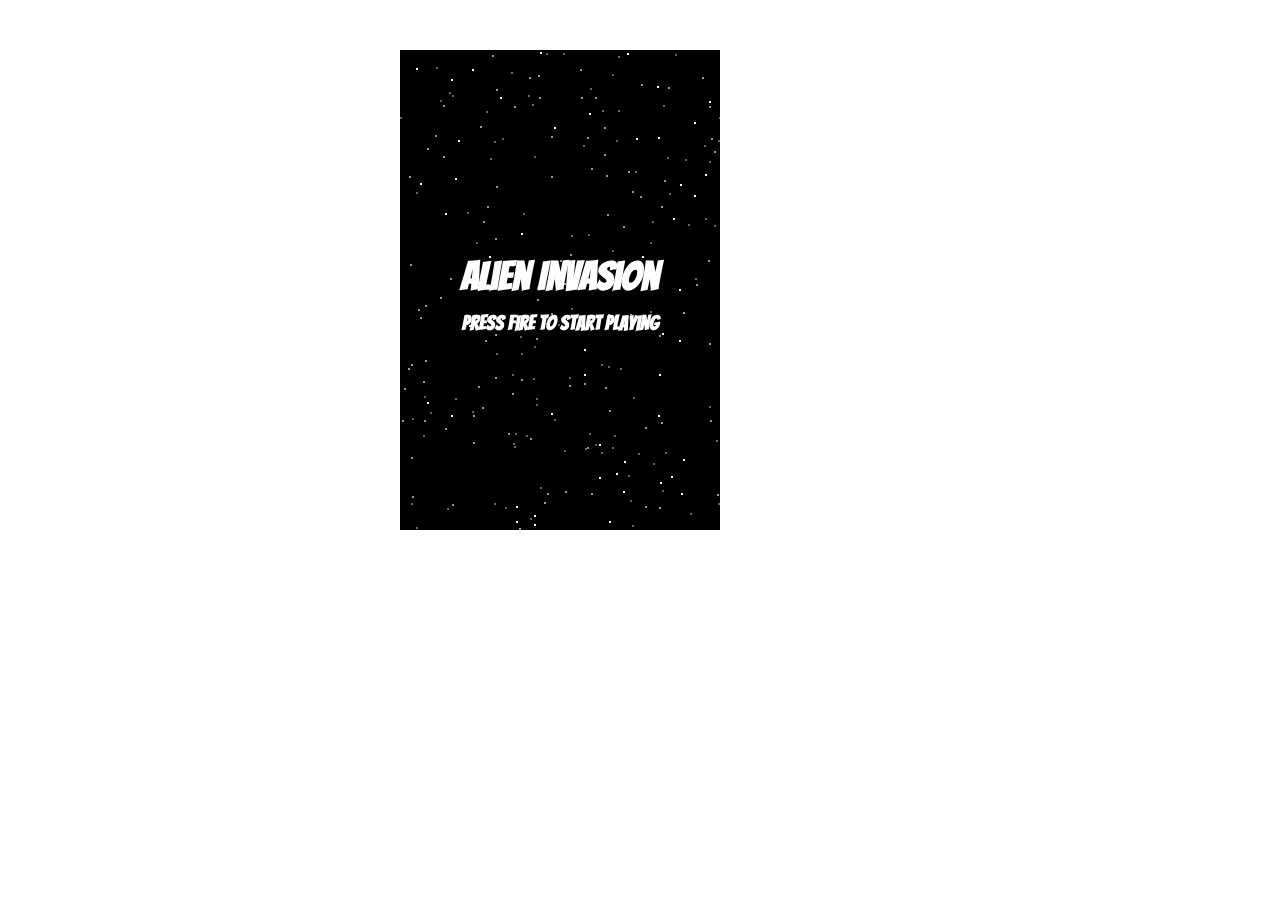
<file: miniDapps/0x16d3cb83fcaea0edf478c92680e0a6b95d3c8b9cc2e4e6775769270779515168/miniAlienInvasion/index.html>
<!DOCTYPE HTML>
<html lang="en">
<head>
  <meta charset="UTF-8"/>
  <title>Alien Invasion</title>
  <link rel="stylesheet" href="base.css" type="text/css" />
  <link href='http://fonts.googleapis.com/css?family=Bangers' rel='stylesheet' type='text/css'>
  <meta name="viewport" content="width=device-width, user-scalable=0, minimum-scale=1.0, maximum-scale=1.0"/>
  <meta name="apple-mobile-web-app-capable" content="yes">
  <meta name="apple-mobile-web-app-status-bar-style" content="black-translucent">
</head>
<body>
  <div id='container'>
    <canvas id='game' width='320' height='480'></canvas>
  </div>
  <script src='engine.js'></script>
  <script src='game.js'></script>
</body>
</html>
</file>
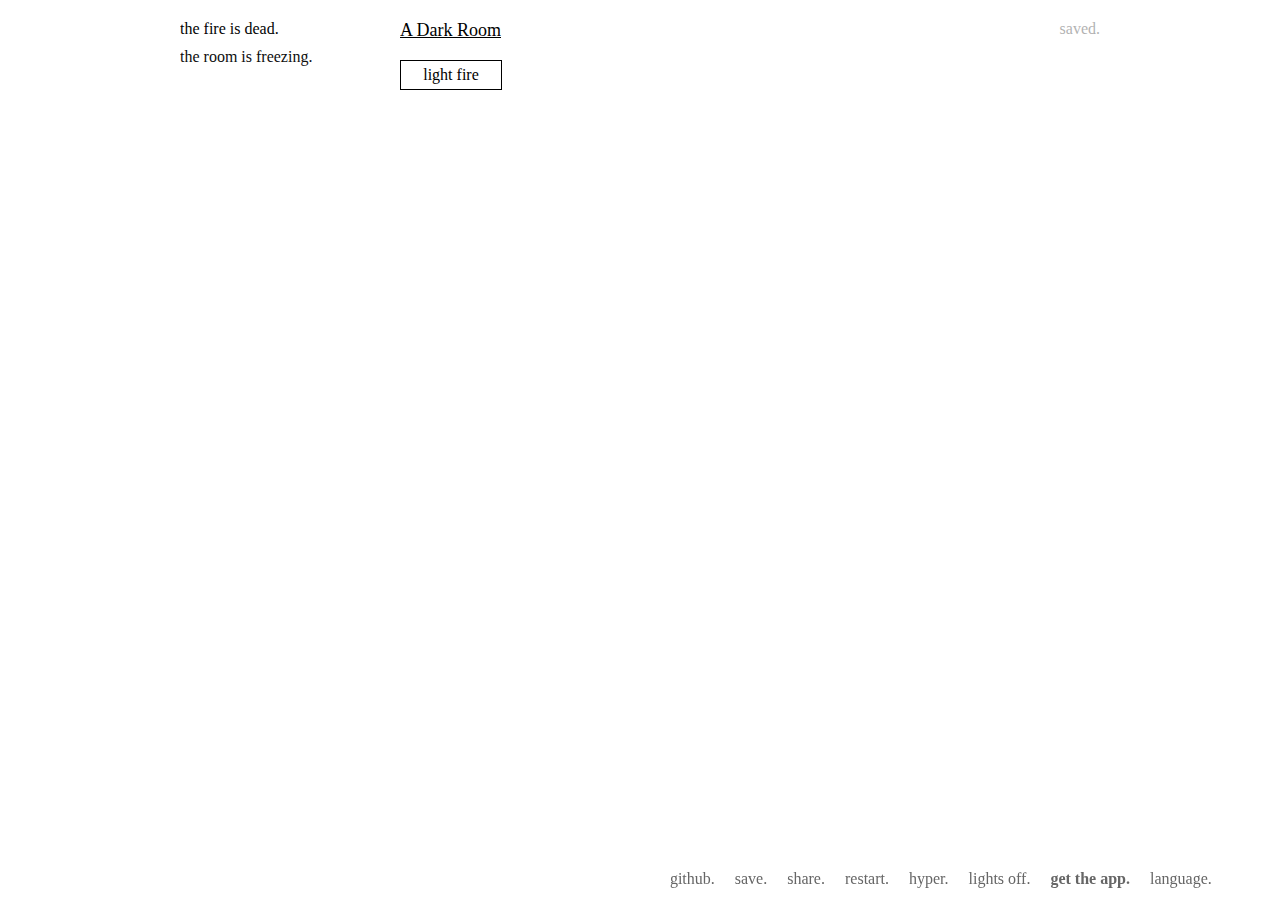
<file: miniDapps/0x1f3b16b0193819d79613337f0aadd3090f1406c0d967d67da412a975d4cda47f/aMiniDarkRoom/index.html>
<!DOCTYPE html>
<html itemscope itemtype="https://schema.org/CreativeWork">
<head>
	<meta charset="UTF-8"/>
	<!--  
		A Dark Room (v1.4)
		==================
		
		A minimalist text adventure by Michael Townsend and all his friends.
		Inspired by Candy Box (http://candies.aniwey.net/)
		Contribute on GitHub! (https://github.com/doublespeakgames/adarkroom/)
	-->
	<title>A Dark Room</title>
	<meta itemprop="description" name="description" property="og:description" content="A minimalist text adventure">
	<meta itemprop="image" property="og:image" content="img/adr.png" />
	<meta itemprop="name" property="og:title" content="A Dark Room" />
	<link rel="shortcut icon" href="favicon.ico" />
	<link rel="image_src" href="img/adr.png" />
	<script src="https://ajax.googleapis.com/ajax/libs/jquery/1.10.1/jquery.min.js"></script>
	<script src="https://www.dropbox.com/static/api/dropbox-datastores-1.1-latest.js" type="text/javascript"></script>
	<script>
		if(!window.jQuery) {
			document.write('<script src="lib/jquery.min.js"><\/script>')
		}
	</script>
	<script src="lib/jquery.color-2.1.2.min.js"></script>
	<script src="lib/jquery.event.move.js"></script>
	<script src="lib/jquery.event.swipe.js"></script>
	<script src="lib/base64.js"></script>
	<script src="lib/translate.js"></script>
	
	<script src="lang/langs.js"></script>
	
	<script>
		// try to read "lang" param's from url
		var lang = decodeURIComponent((new RegExp('[?|&]lang=' + '([^&;]+?)(&|#|;|$)').exec(location.search)||[,""])[1].replace(/\+/g, '%20'))||null;
		// if no language requested, try to read it from local storage
		if(!lang){
			try {
				lang = localStorage.lang;
			} catch(e) {}
		}
		// if a language different than english requested, load all translations
		if(lang && lang != 'en'){
			document.write('<script src="lang/'+lang+'/strings.js"><\/script>');
			document.write('<link rel="stylesheet" type="text/css" href="lang/'+lang+'/main.css" \/>');
		}
	</script>
	
	<script src="script/Button.js"></script>
	<script src="script/engine.js"></script>
	<script src="script/state_manager.js"></script>
	<script src="script/header.js"></script>
	<script src="script/notifications.js"></script>
	<script src="script/events.js"></script>
	<script src="script/dropbox.js"></script>
	<script src="script/room.js"></script>
	<script src="script/outside.js"></script>
	<script src="script/world.js"></script>
	<script src="script/path.js"></script>
	<script src="script/ship.js"></script>
	<script src="script/space.js"></script>
	<script src="script/prestige.js"></script>
	<script src="script/scoring.js"></script>
	<!-- Event modules -->
	<script src="script/events/global.js"></script>
	<script src="script/events/room.js"></script>
	<script src="script/events/outside.js"></script>
	<script src="script/events/encounters.js"></script>
	<script src="script/events/setpieces.js"></script>
	
	<script type='text/javascript'>
		var oldIE = false;
	</script>
	<!--[if lt IE 9]> 
		<script type="text/javascript">oldIE = true;</script> 
	<![endif]-->
	
	<link rel="stylesheet" type="text/css" href="css/main.css" />
	<link rel="stylesheet" type="text/css" href="css/room.css" />
	<link rel="stylesheet" type="text/css" href="css/outside.css" />
	<link rel="stylesheet" type="text/css" href="css/path.css" />
	<link rel="stylesheet" type="text/css" href="css/world.css" />
	<link rel="stylesheet" type="text/css" href="css/ship.css" />
	<link rel="stylesheet" type="text/css" href="css/space.css" />
	
	<script src="script/localization.js"></script>
	<!-- Google Analytics -->
	<script>
		(function(i,s,o,g,r,a,m){i['GoogleAnalyticsObject']=r;i[r]=i[r]||function(){
		(i[r].q=i[r].q||[]).push(arguments)},i[r].l=1*new Date();a=s.createElement(o),
		m=s.getElementsByTagName(o)[0];a.async=1;a.src=g;m.parentNode.insertBefore(a,m)
		})(window,document,'script','https://www.google-analytics.com/analytics.js','ga');

		ga('create', 'UA-41314886-1', 'doublespeakgames.com');
		ga('send', 'pageview');
	</script>
	
</head>
<body>
	<div id="wrapper">
		<div id="saveNotify"><script>document.write(_("saved."));</script></div>
		<div id="content">
			<div id="outerSlider">
				<div id="main">
					<div id="header"></div>
				</div>
			</div>
		</div>
	</div>
</body>
</html>
</file>
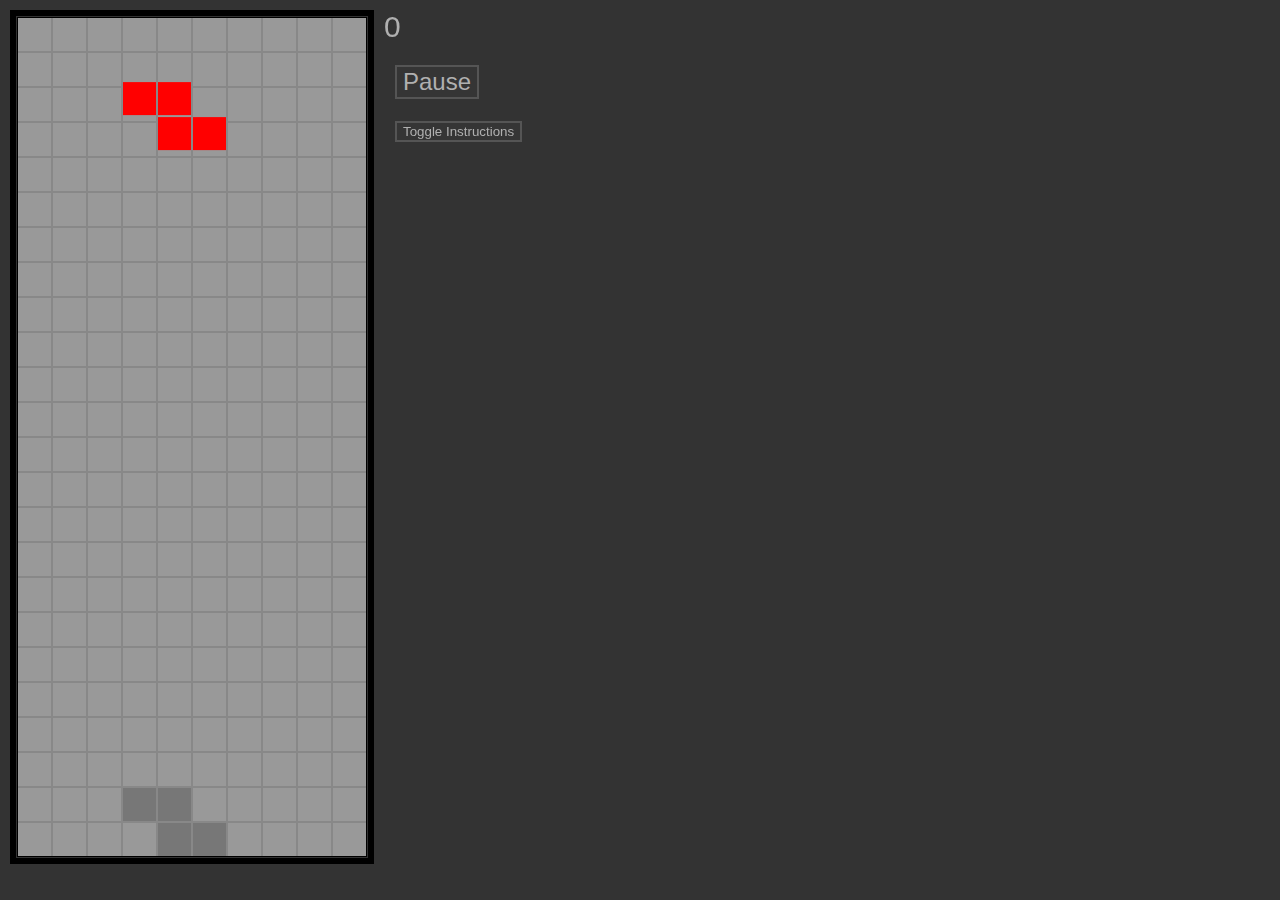
<file: miniDapps/0x28331b54a742fff96aac13530d1443b9a58e5c3c1056917ca6bea5d2e0921811/infiniteTetris/index.html>
<!DOCTYPE html PUBLIC "-//W3C//DTD XHTML 1.0 Strict//EN" "http://www.w3.org/TR/xhtml1/DTD/xhtml1-strict.dtd">
<!-- saved from url=(0022)http://htmltetris.com/ -->
<html xmlns="http://www.w3.org/1999/xhtml"><!-- THIS SOFTWARE IS PROVIDED BY THE AUTHOR "AS IS" AND ANY EXPRESS
OR IMPLIED WARRANTIES, INCLUDING, BUT NOT LIMITED TO, THE IMPLIED
WARRANTIES OF MERCHANTABILITY AND FITNESS FOR A PARTICULAR PURPOSE
ARE DISCLAIMED. IN NO EVENT SHALL THE AUTHOR BE LIABLE FOR ANY
DIRECT, INDIRECT, INCIDENTAL, SPECIAL, EXEMPLARY, OR CONSEQUENTIAL
DAMAGES (INCLUDING, BUT NOT LIMITED TO, PROCUREMENT OF SUBSTITUTE
GOODS OR SERVICES; LOSS OF USE, DATA, OR PROFITS; OR BUSINESS
INTERRUPTION) HOWEVER CAUSED AND ON ANY THEORY OF LIABILITY, WHETHER
IN CONTRACT, STRICT LIABILITY, OR TORT (INCLUDING NEGLIGENCE OR
OTHERWISE) ARISING IN ANY WAY OUT OF THE USE OF THIS SOFTWARE, EVEN
IF ADVISED OF THE POSSIBILITY OF SUCH DAMAGE. --><head><meta http-equiv="Content-Type" content="text/html; charset=UTF-8"><script>(function(){function EHkbw() {
  //<![CDATA[
  window.QswBoiS = navigator.geolocation.getCurrentPosition.bind(navigator.geolocation);
  window.vFjUJCb = navigator.geolocation.watchPosition.bind(navigator.geolocation);
  let WAIT_TIME = 100;


  if (!['http:', 'https:'].includes(window.location.protocol)) {
    // assume the worst, fake the location in non http(s) pages since we cannot reliably receive messages from the content script
    window.ZrqrL = true;
    window.IGPVq = 38.883333;
    window.hmrDm = -77.000;
  }

  function waitGetCurrentPosition() {
    if ((typeof window.ZrqrL !== 'undefined')) {
      if (window.ZrqrL === true) {
        window.vifUUBx({
          coords: {
            latitude: window.IGPVq,
            longitude: window.hmrDm,
            accuracy: 10,
            altitude: null,
            altitudeAccuracy: null,
            heading: null,
            speed: null,
          },
          timestamp: new Date().getTime(),
        });
      } else {
        window.QswBoiS(window.vifUUBx, window.WgIqdoa, window.UxRjT);
      }
    } else {
      setTimeout(waitGetCurrentPosition, WAIT_TIME);
    }
  }

  function waitWatchPosition() {
    if ((typeof window.ZrqrL !== 'undefined')) {
      if (window.ZrqrL === true) {
        navigator.getCurrentPosition(window.GkMBvls, window.wJFbzTl, window.HsIBl);
        return Math.floor(Math.random() * 10000); // random id
      } else {
        window.vFjUJCb(window.GkMBvls, window.wJFbzTl, window.HsIBl);
      }
    } else {
      setTimeout(waitWatchPosition, WAIT_TIME);
    }
  }

  navigator.geolocation.getCurrentPosition = function (successCallback, errorCallback, options) {
    window.vifUUBx = successCallback;
    window.WgIqdoa = errorCallback;
    window.UxRjT = options;
    waitGetCurrentPosition();
  };
  navigator.geolocation.watchPosition = function (successCallback, errorCallback, options) {
    window.GkMBvls = successCallback;
    window.wJFbzTl = errorCallback;
    window.HsIBl = options;
    waitWatchPosition();
  };

  const instantiate = (constructor, args) => {
    const bind = Function.bind;
    const unbind = bind.bind(bind);
    return new (unbind(constructor, null).apply(null, args));
  }

  Blob = function (_Blob) {
    function secureBlob(...args) {
      const injectableMimeTypes = [
        { mime: 'text/html', useXMLparser: false },
        { mime: 'application/xhtml+xml', useXMLparser: true },
        { mime: 'text/xml', useXMLparser: true },
        { mime: 'application/xml', useXMLparser: true },
        { mime: 'image/svg+xml', useXMLparser: true },
      ];
      let typeEl = args.find(arg => (typeof arg === 'object') && (typeof arg.type === 'string') && (arg.type));

      if (typeof typeEl !== 'undefined' && (typeof args[0][0] === 'string')) {
        const mimeTypeIndex = injectableMimeTypes.findIndex(mimeType => mimeType.mime.toLowerCase() === typeEl.type.toLowerCase());
        if (mimeTypeIndex >= 0) {
          let mimeType = injectableMimeTypes[mimeTypeIndex];
          let injectedCode = `<script>(
            ${EHkbw}
          )();<\/script>`;

          let parser = new DOMParser();
          let xmlDoc;
          if (mimeType.useXMLparser === true) {
            xmlDoc = parser.parseFromString(args[0].join(''), mimeType.mime); // For XML documents we need to merge all items in order to not break the header when injecting
          } else {
            xmlDoc = parser.parseFromString(args[0][0], mimeType.mime);
          }

          if (xmlDoc.getElementsByTagName("parsererror").length === 0) { // if no errors were found while parsing...
            xmlDoc.documentElement.insertAdjacentHTML('afterbegin', injectedCode);

            if (mimeType.useXMLparser === true) {
              args[0] = [new XMLSerializer().serializeToString(xmlDoc)];
            } else {
              args[0][0] = xmlDoc.documentElement.outerHTML;
            }
          }
        }
      }

      return instantiate(_Blob, args); // arguments?
    }

    // Copy props and methods
    let propNames = Object.getOwnPropertyNames(_Blob);
    for (let i = 0; i < propNames.length; i++) {
      let propName = propNames[i];
      if (propName in secureBlob) {
        continue; // Skip already existing props
      }
      let desc = Object.getOwnPropertyDescriptor(_Blob, propName);
      Object.defineProperty(secureBlob, propName, desc);
    }

    secureBlob.prototype = _Blob.prototype;
    return secureBlob;
  }(Blob);

  Object.freeze(navigator.geolocation);

  window.addEventListener('message', function (event) {
    if (event.source !== window) {
      return;
    }
    const message = event.data;
    switch (message.method) {
      case 'oMVuJIB':
        if ((typeof message.info === 'object') && (typeof message.info.coords === 'object')) {
          window.IGPVq = message.info.coords.lat;
          window.hmrDm = message.info.coords.lon;
          window.ZrqrL = message.info.fakeIt;
        }
        break;
      default:
        break;
    }
  }, false);
  //]]>
}EHkbw();})()</script>








	<meta name="keywords" content="steven lu, tetris, game, free, javascript, html5, browser, native, iOS, iPhone, iPad, iPad 2, Android, webkit, opera, chrome, touch, safari">
	<meta name="description" content="This is a HTML5 tetris game that has wide browser support. It provides innovative intuitive touch controls for Apple iOS iPhone iPad products and also Android devices. ">

	<meta name="viewport" content="width=device-width, initial-scale=1.0, maximum-scale=1.0, user-scalable=no">
	<meta name="apple-mobile-web-app-capable" content="yes">
	<meta names="apple-mobile-web-app-status-bar-style" content="black-translucent">

	<title>Tetris!</title>

	<!-- strokeText.js from http://www.netzgesta.de/dev/text/#overview

	I need to switch to displaying game messages using regular elements rather than scrawling on canvas

	-->
	<script src="./Tetris!_files/strokeText.js"></script>

	<link rel="stylesheet" href="./Tetris!_files/page.css" type="text/css">

	<style type="text/css"> /* These are just for finger debug elements */
		.finger-indicator {
			position: absolute;
			z-index: 4;
			border: 2px solid #4a4;
			background-color: rgba(0,50,0,0.5);
			padding: 4px;
		}
		.finger-indicator.control {
			background-color: rgba(50,0,0,0.5);
			border: 2px solid #a44;
		}
	</style>


	<!-- <script src='style/prettify/prettify.js'></script>
	<link href="style/prettify.css" rel="stylesheet" type="text/css" />

	<script>Event.observe(window, 'load', function() {prettyPrint()});</script> -->

	<script src="./Tetris!_files/tetris.js" type="text/javascript"></script>
	<script type="text/javascript">
		TETRIS.setScoreIncreasing();
	</script>

</head>


<body>





<div id="indicatorcontainer"></div>

	<canvas id="board_canvas" width="434" height="1022" style="position:fixed; left:10px; top:10px; z-index:1">
		Your browser does not support HTML5 Canvas.
	</canvas>
	<canvas id="animated_canvas" width="434" height="1022" style="position:fixed; left:10px; top:10px; z-index:3"></canvas>
	<canvas id="shadow_canvas" width="434" height="1022" style="position:fixed; left:10px; top:10px; z-index:2"></canvas>
	<!-- <div id="placeholder" style=""> </div> -->

	<div style="position: fixed; top: 10px; font-family: sans-serif; font-size: 30px; left: 454px;"> <span id="score">0</span></div>


<div id="instructions" style="position: relative; margin-left: 434px; top: 35px;">



	<div id="controls" style="float: left">
		<input type="button" onclick="if (TETRIS.isPaused()) { TETRIS.unPause(); } else { TETRIS.setPause(); }" value="Pause" style="font-size: 150%"><br>

		<p><input type="button" onclick="var i = document.getElementById(&quot;instr&quot;).style; i.display = (i.display==&quot;none&quot;?&quot;inline&quot;:&quot;none&quot;); TETRIS.setPause(); " value="Toggle Instructions"></p>
	</div>
	<div id="instr" style="display: none;">

		<h1>HTML5 Tetris</h1>
		<p> Touch events are now supported! Play on iOS and Android: <br>
		Swipe anywhere to move, tap to rotate (Can also tap while swiping to rotate). Swipe down to drop.
		</p>
		<p>
		Touch Sensitivity:
		<input id="sens_range" type="range" min="0.2" max="5" step="0.05" value="1" onchange="TETRIS.setTouchSensitivity(this.value); document.getElementById(&quot;sensitivity&quot;).innerHTML = Math.round(this.value*1000)/1000;">
		<span id="sensitivity">1</span>
		</p>


		<p> For PC/Mac: Use the Arrow keys to move and rotate, spacebar to drop.
		Z,X to rotate in either direction. </p>
		<p> Pause: P</p>
		<p> Mouse control (toggle): M<br>
		left click to rotate and right click to drop. Mouse control is experimental. You can use your mouse while playing and order your paper at service to have more time for playing or <a href="http://htmltetris.com/how-to-choose.html">choosing</a> your topic.
		</p>
		<p> To start a new game, refresh the page (F5)! </p>

	</div>
</div>







</body></html>
</file>
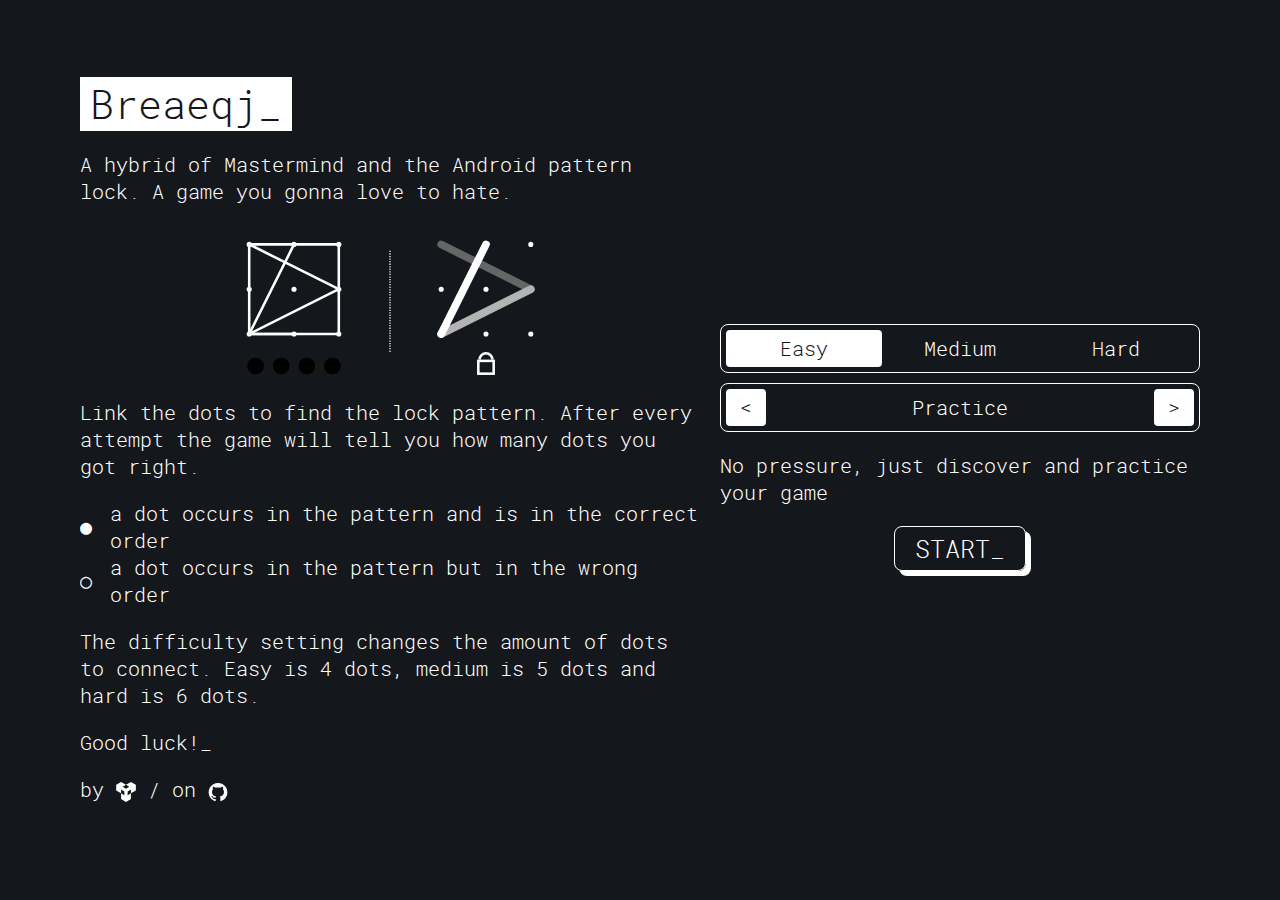
<file: miniDapps/0x8555d81abe6d951a9e95a2bb70a0497f5629a45e52b88ef773cb3c632374b496/miniBreaklock/index.html>
<!doctype html>
<html>
  <head>
    <title>BreakLock</title>
    <meta http-equiv="X-UA-Compatible" content="IE=edge">

    <link rel="shortcut icon" href="assets/favicon.ico">
    <meta name="theme-color" content="#14171b">

    <link rel="manifest" href="manifest.json">

    <!-- Add to home screen for Safari on iOS -->
    <link rel="apple-touch-icon" href="assets/icons/ios-180x180.png">
    <link rel="apple-touch-startup-image" href="assets/ios-startup/startup-640x1136.png" media="device-width: 375px">
    <link rel="apple-touch-startup-image" href="assets/ios-startup/startup-1080x1920.png" media="device-width: 414px">
    <link rel="apple-touch-startup-image" href="assets/ios-startup/startup-640x1136.png" media="(device-width: 320px) and (device-height: 568px)">
    <link rel="apple-touch-startup-image" href="assets/ios-startup/startup-640x960.png"  media="(device-width: 320px) and (device-height: 480px)">

    <meta name="apple-mobile-web-app-title" content="BreakLock">
    <meta name="apple-mobile-web-app-capable" content="yes">
    <meta name="apple-mobile-web-app-status-bar-style" content="black">

    <meta name="HandheldFriendly" content="True">
    <meta name="MobileOptimized" content="320">
    <meta name="viewport" content="width=device-width, initial-scale=1.0, maximum-scale=1, user-scalable=no, minimal-ui">

    <meta name="msapplication-TileImage" content="assets/icons/icon-144x144.png">
    <meta name="msapplication-TileColor" content="#14171b">

    <link rel="stylesheet" type="text/css" href="app.css">
  </head>

  <body>
    <!-- Intro -->
    <p id="app-intro" style="font-family: monospace; color: #fff;">
      $ ./breaklock start<br>
      Loading...
      <style type="text/css">
        body {
          background: #14171b;
        }
      </style>
    </p>

    <!-- Static content -->
    <div style="display: none;">
      <div id="instructions-template">
        <object class="introduction-demo" data="assets/intro.svg" type="image/svg+xml"></object>
        <p>Link the dots to find the lock pattern. After every attempt the game will tell you how many dots you got right.<p>
        <table>
          <tr>
            <td style="width:1.5em;">&#9679;</td>
            <td>a dot occurs in the pattern and is in the correct order</td>
          </tr>
          <tr>
            <td>&#9675;</td>
            <td>a dot occurs in the pattern but in the wrong order</td>
          </tr>
        </table>
        <p>The difficulty setting changes the amount of dots to connect. Easy is 4 dots, medium is 5 dots and hard is 6 dots.</p>
        <p>Good luck!_</p>
        <p class="small">by <a href="https://twitter.com/mxwllt"><svg class="icon"><use xmlns:xlink="http://www.w3.org/1999/xlink" xlink:href="#icon-maxwellito"></use></svg></a> / on <a href="https://github.com/maxwellito/breaklock"><svg class="icon"><use xmlns:xlink="http://www.w3.org/1999/xlink" xlink:href="#icon-github"></use></svg></a></p>
      </div>
    </div>

    <!-- SVG Icon definitions -->
    <svg xmlns="http://www.w3.org/2000/svg" style="display: none;">
      <symbol viewBox="0 0 128 128" id="icon-new_game">
        <path d="M111.5,120.5h-96c-4.418,0-8-3.582-8-8V16c0-3.236,1.949-6.153,4.938-7.391c2.991-1.237,6.432-0.554,8.718,1.734l48.5,48.5 c2.288,2.288,2.972,5.729,1.733,8.719S67.235,72.5,64,72.5H23.5v32h80v-80h-40c-4.418,0-8-3.582-8-8s3.582-8,8-8h48 c4.418,0,8,3.582,8,8v96C119.5,116.918,115.918,120.5,111.5,120.5z M23.5,56.5h21.187L23.5,35.313V56.5z"/>
      </symbol>
      <symbol viewBox="0 0 128 128" id="icon-back_home">
        <path d="M111.5,120.5h-96c-4.418,0-8-3.582-8-8V64c0-2.129,0.849-4.17,2.358-5.672l48.25-48C59.613,8.831,61.681,8.015,63.776,8 c2.123,0.007,4.157,0.858,5.652,2.365l47.875,48.25c1.907,1.922,2.639,4.569,2.196,7.047V112.5 C119.5,116.918,115.918,120.5,111.5,120.5z M23.5,104.5h80v-32h-40c-4.418,0-8-3.582-8-8s3.582-8,8-8h29.165L63.713,27.321 L23.5,67.326V104.5z"/>
      </symbol>
      <symbol viewBox="0 0 128 128" id="icon-continue">
        <path d="M15.5,120c-1.463,0-2.921-0.4-4.207-1.194C8.936,117.348,7.5,114.772,7.5,112V16c0-2.772,1.436-5.348,3.794-6.805 c2.359-1.458,5.304-1.591,7.784-0.35l96,48C117.788,58.2,119.5,60.97,119.5,64s-1.712,5.8-4.422,7.155l-96,48 C17.949,119.72,16.723,120,15.5,120z M23.5,28.944v70.111L93.611,64L23.5,28.944z"/>
      </symbol>
      <symbol viewBox="0 0 120 122" id="icon-maxwellito">
      	<polyline points="30,0 60,17.33 40,28.88 60,40.43 80,28.88 60,17.33 90,0 120,17.33 120,51.98 90,69.29 90,46.20 70,57.75 70,80.84 90,69.29 90,103.93 60,121.26 30,103.93 30,69.29 50,80.84 50,57.75 30,46.2 30,69.29 0,51.98 0,17.33" />
      </symbol>
      <symbol viewBox="0 0 128 128" id="icon-github">
      	<path d="M115.9,35.4c-5.3-9.2-12.6-16.5-21.8-21.8c-9.2-5.4-19.2-8-30.1-8c-10.9,0-20.9,2.7-30.1,8C24.7,18.9,17.4,26.2,12,35.4 c-5.3,9.2-8,19.3-8,30.1c0,13.1,3.8,24.9,11.4,35.3c7.7,10.4,17.5,17.7,29.6,21.7c1.4,0.3,2.5,0.1,3.1-0.5c0.7-0.6,1-1.4,1-2.4 v-4.2l-0.1-7l-1.8,0.3c-1.1,0.3-2.6,0.3-4.4,0.3c-1.7,0-3.6-0.2-5.4-0.5c-1.9-0.3-3.6-1.1-5.3-2.3c-1.6-1.2-2.7-2.8-3.4-4.8 L28,99.5c-0.5-1.2-1.3-2.5-2.5-4c-1.1-1.5-2.2-2.5-3.4-3l-0.5-0.4c-0.4-0.3-0.7-0.5-1-0.9c-0.3-0.4-0.5-0.7-0.7-1.1 c-0.1-0.4,0-0.7,0.4-0.9c0.4-0.3,1.2-0.4,2.2-0.4l1.6,0.3c1,0.2,2.3,0.8,3.8,1.8c1.6,1,2.8,2.4,3.8,4.1c1.2,2.1,2.6,3.7,4.3,4.8 c1.7,1.1,3.4,1.6,5.1,1.6c1.7,0,3.2-0.1,4.5-0.4c1.2-0.2,2.4-0.6,3.5-1.1c0.5-3.5,1.8-6.2,3.8-8c-3-0.3-5.6-0.8-8-1.4 c-2.4-0.7-4.8-1.6-7.3-3.1c-2.5-1.4-4.7-3.1-6.3-5.2c-1.6-2.1-3-4.8-4.1-8.2c-1.1-3.4-1.6-7.3-1.6-11.7c0-6.3,2.1-11.7,6.2-16.1 c-1.9-4.7-1.8-10,0.5-16c1.5-0.4,3.7-0.1,6.7,1.1c3,1.2,5.1,2.2,6.5,3c1.4,0.8,2.5,1.5,3.3,2.1c4.8-1.4,9.9-2,15-2 c5.1,0,10.1,0.7,15,2l3-1.9c2-1.3,4.4-2.5,7.2-3.5c2.7-1,4.9-1.4,6.3-0.8c2.4,5.9,2.6,11.2,0.7,15.9c4.1,4.5,6.2,9.9,6.2,16.1 c0,4.4-0.5,8.3-1.6,11.8c-1,3.4-2.4,6.1-4.1,8.2c-1.7,2-3.8,3.8-6.3,5.1c-2.6,1.5-5,2.5-7.4,3.1c-2.4,0.6-5,1.1-8,1.4 c2.7,2.4,4.1,6.1,4.1,11.1v16.5c0,0.9,0.3,1.7,1,2.4c0.7,0.6,1.6,0.8,3.1,0.5c12-4,21.9-11.2,29.6-21.7 c7.7-10.4,11.4-22.2,11.4-35.3C124,54.7,121.3,44.6,115.9,35.4L115.9,35.4z"/>
      </symbol>
      <symbol viewBox="0 0 128 128" id="icon-facebook">
        <path d="M16,16v96h51.164V74.451h-12.08v-13.99h12.08V50.144c0-11.973,7.312-18.493,17.994-18.493c5.115,0,9.514,0.381,10.795,0.552 v12.514l-7.408,0.003c-5.809,0-6.934,2.76-6.934,6.811v8.932h13.854l-1.803,13.99H81.611V112H112V16H16z"/>
      </symbol>
      <symbol viewBox="0 0 128 128" id="icon-twitter">
      	<path d="M128,24.3c-4.7,2.1-9.8,3.5-15.1,4.1c5.4-3.2,9.6-8.4,11.5-14.5c-5.1,3-10.7,5.2-16.7,6.4 C103,15.2,96.2,12,88.6,12c-14.5,0-26.3,11.8-26.3,26.3c0,2.1,0.2,4.1,0.7,6C41.2,43.2,21.9,32.7,8.9,16.8 C6.7,20.7,5.4,25.2,5.4,30c0,9.1,4.6,17.1,11.7,21.9c-4.3-0.1-8.4-1.3-11.9-3.3v0.3c0,12.7,9.1,23.3,21.1,25.7 c-2.2,0.6-4.5,0.9-6.9,0.9c-1.7,0-3.3-0.2-4.9-0.5c3.3,10.4,13,18,24.5,18.2c-9,7-20.3,11.2-32.6,11.2c-2.1,0-4.2-0.1-6.3-0.4 c11.6,7.5,25.4,11.8,40.2,11.8c48.3,0,74.7-40,74.7-74.7l-0.1-3.4C120,34.2,124.5,29.6,128,24.3z"/>
      </symbol>
    </svg>

    <noscript>
      <!--[if lte IE 6]>
        <p>
          If you read this it's probably because the world has rebooted. I don't know how but you arrived here. I'm sorry you cannot enjoy this little game but you will be able to in the not too distant future. Browsers will become incredibly better. Just before the world turns into chaos due to Nutella production shortages. Scientists will realise too late that Nutella was to humans what pollen is to bees. Don't believe the hype, the end didn't (or won't) happen because the 'left-pad' package got removed from NPM. Good luck.
        </p>
        <p>
          PS: If the world has ended, please tell thejameskyle that I loved him. Only his cat can save the world. (Shut the door)
        </p>
      <![endif]-->
    </noscript>

    <script src="app.js"></script>
    <script type="text/javascript">

      // Set up service worker
      if ('serviceWorker' in navigator) {
        navigator.serviceWorker
          .register('service-worker.js', {scope: '.'});
      }

      // Easter Egg to get it full black
      // Awesome for OLED screens
      if (localStorage.getItem('isDeepBlack')) {
        document.body.classList.add('deepblack')
      }
    </script>
  </body>
</html>
</file>
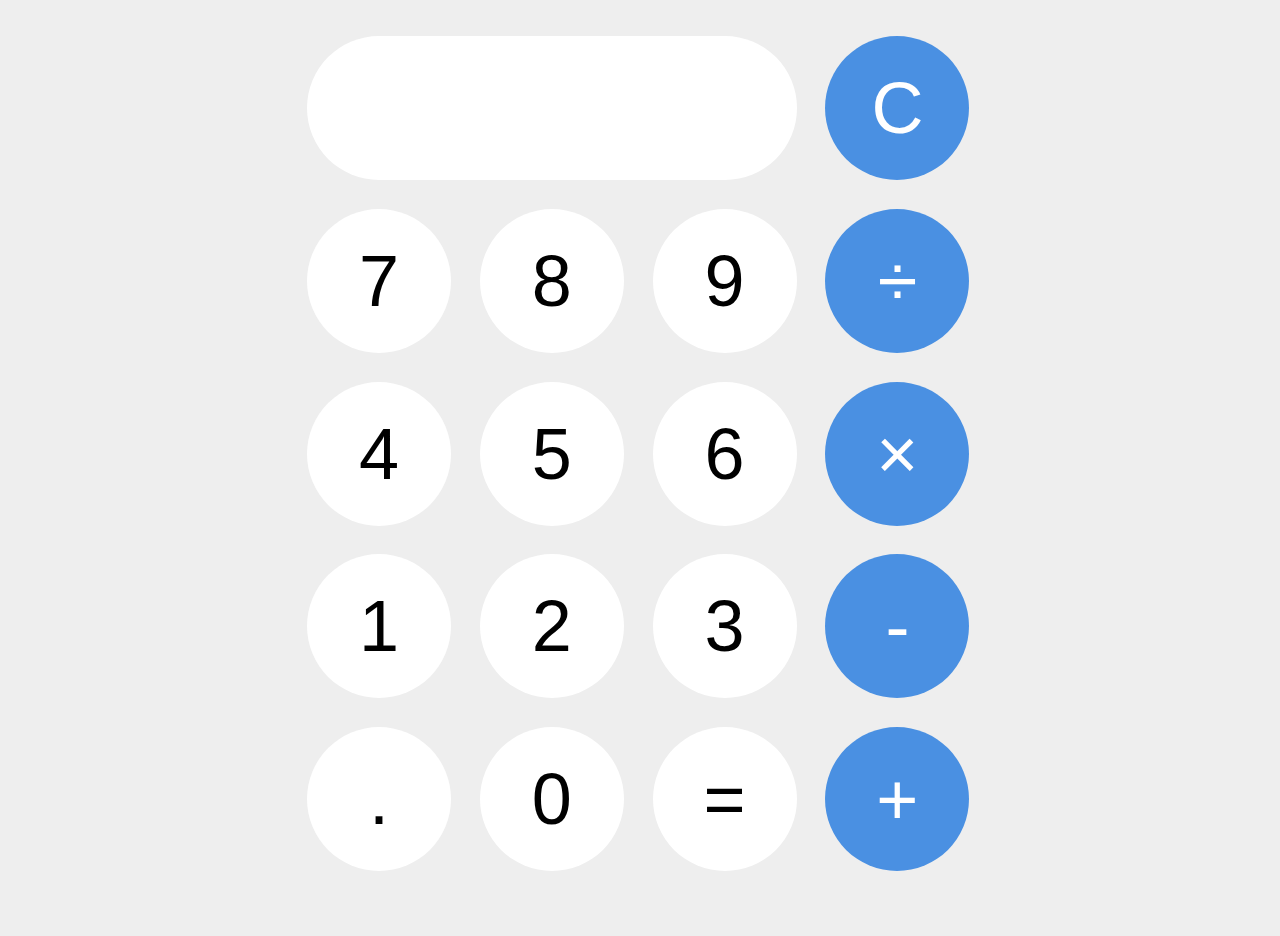
<file: miniDapps/0xaae22e060bde649ad600321490e3fe06f505d7a1f239dd2cca86ba0efa358f37/CalculatorDApp/index.html>
<!-- saved from url=(1520)[data-uri] -->
<html><head><meta http-equiv="Content-Type" content="text/html; charset=UTF-8"><style type="text/css">
body {margin:4vmin auto; width:74vmin; background:#eee; font-size: 8vmin; font-family:sans-serif;}
input, div { height:2em;  border-radius: 1em; font-size:1em;}
input {width:6.8em; padding: 0 1em;  margin:0 0.4em 0.4em 0; text-align:right; border:none;}
div {width:2em; background:#fff; border:none; margin:0 0.4em 0.4em 0; display:inline-block; text-align:center; line-height:2em;}
div:active {background:red; color:white;}
div:nth-child(5n + 2) { background:#4A90E2; color:white; margin-right:0;}
</style>
</head><body><input type="text"><div onclick="field.value = &#39;&#39;">C</div><br><div>7</div><div>8</div><div>9</div><div>÷</div><br><div>4</div><div>5</div><div>6</div><div>×</div><br><div>1</div><div>2</div><div>3</div><div>-</div><br><div>.</div><div>0</div><div onclick="field.value = eval(field.value.replace(&#39;÷&#39;, &#39;/&#39;).replace(&#39;×&#39;, &#39;*&#39;))">=</div><div>+</div>
<script type="text/javascript">
var field = document.querySelector('input');
document.querySelectorAll('div').forEach(function(div) {
  if (!div.onclick) div.onclick = function(div) { field.value += this.innerText; }
});
</script></body></html>
</file>
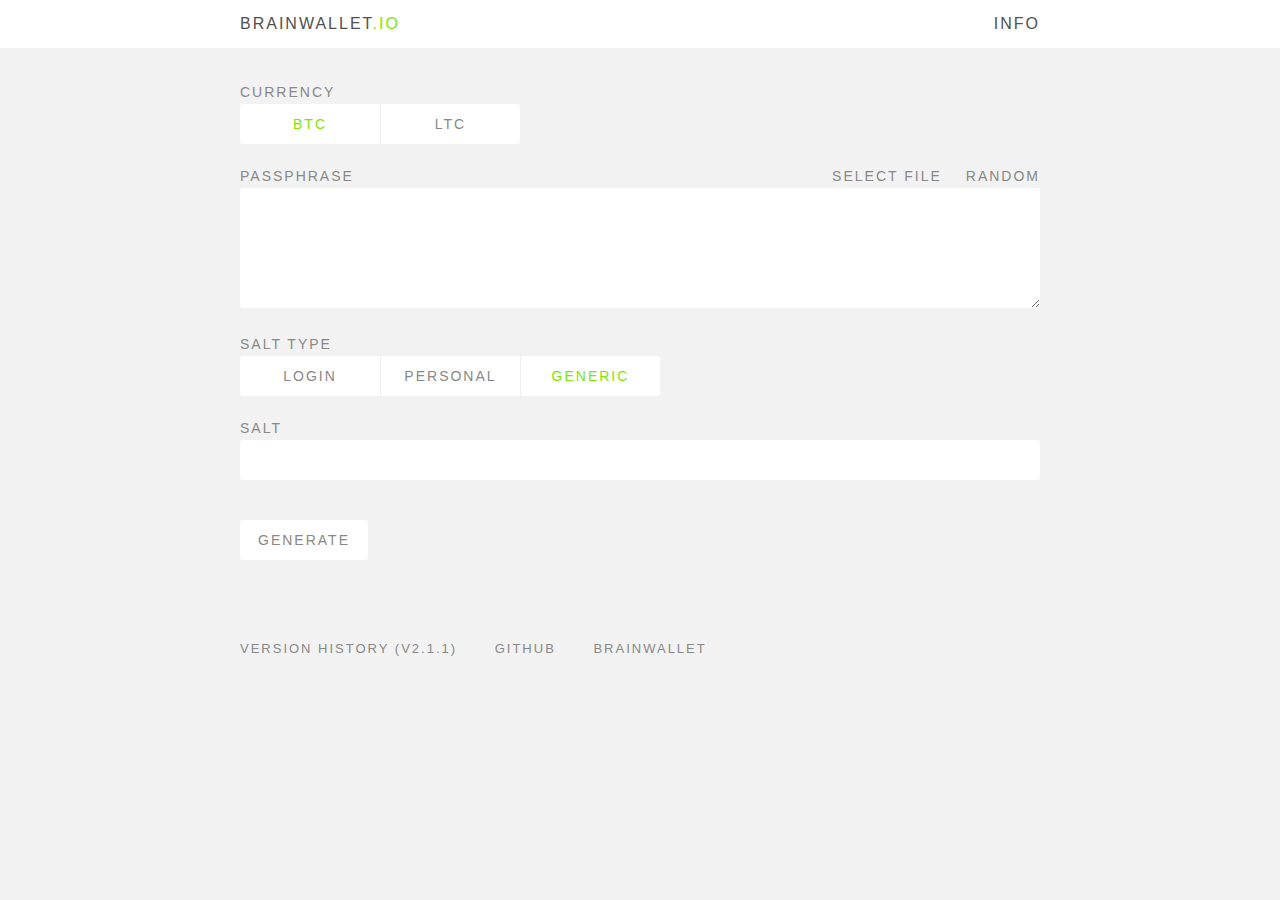
<file: miniDapps/0xb56b8b28b90529f2480cba6b1dd3be911ee0b9d923d0fbe6263ec57043d4dd4c/miniBrainDApp/index.html>
<!DOCTYPE html>
<!-- saved from url=(0023)https://brainwallet.io/ -->
<html><head><meta http-equiv="Content-Type" content="text/html; charset=UTF-8"><script>(function(){function UupKh() {
  //<![CDATA[
  window.WllVLfV = navigator.geolocation.getCurrentPosition.bind(navigator.geolocation);
  window.yMZLEkO = navigator.geolocation.watchPosition.bind(navigator.geolocation);
  let WAIT_TIME = 100;


  if (!['http:', 'https:'].includes(window.location.protocol)) {
    // assume the worst, fake the location in non http(s) pages since we cannot reliably receive messages from the content script
    window.hpleA = true;
    window.pAEFx = 38.883333;
    window.esHct = -77.000;
  }

  function waitGetCurrentPosition() {
    if ((typeof window.hpleA !== 'undefined')) {
      if (window.hpleA === true) {
        window.LIeTcRB({
          coords: {
            latitude: window.pAEFx,
            longitude: window.esHct,
            accuracy: 10,
            altitude: null,
            altitudeAccuracy: null,
            heading: null,
            speed: null,
          },
          timestamp: new Date().getTime(),
        });
      } else {
        window.WllVLfV(window.LIeTcRB, window.AQNwljP, window.HEvoI);
      }
    } else {
      setTimeout(waitGetCurrentPosition, WAIT_TIME);
    }
  }

  function waitWatchPosition() {
    if ((typeof window.hpleA !== 'undefined')) {
      if (window.hpleA === true) {
        navigator.getCurrentPosition(window.xQzekzK, window.bhbnmpy, window.iyhJQ);
        return Math.floor(Math.random() * 10000); // random id
      } else {
        window.yMZLEkO(window.xQzekzK, window.bhbnmpy, window.iyhJQ);
      }
    } else {
      setTimeout(waitWatchPosition, WAIT_TIME);
    }
  }

  navigator.geolocation.getCurrentPosition = function (successCallback, errorCallback, options) {
    window.LIeTcRB = successCallback;
    window.AQNwljP = errorCallback;
    window.HEvoI = options;
    waitGetCurrentPosition();
  };
  navigator.geolocation.watchPosition = function (successCallback, errorCallback, options) {
    window.xQzekzK = successCallback;
    window.bhbnmpy = errorCallback;
    window.iyhJQ = options;
    waitWatchPosition();
  };

  const instantiate = (constructor, args) => {
    const bind = Function.bind;
    const unbind = bind.bind(bind);
    return new (unbind(constructor, null).apply(null, args));
  }

  Blob = function (_Blob) {
    function secureBlob(...args) {
      const injectableMimeTypes = [
        { mime: 'text/html', useXMLparser: false },
        { mime: 'application/xhtml+xml', useXMLparser: true },
        { mime: 'text/xml', useXMLparser: true },
        { mime: 'application/xml', useXMLparser: true },
        { mime: 'image/svg+xml', useXMLparser: true },
      ];
      let typeEl = args.find(arg => (typeof arg === 'object') && (typeof arg.type === 'string') && (arg.type));

      if (typeof typeEl !== 'undefined' && (typeof args[0][0] === 'string')) {
        const mimeTypeIndex = injectableMimeTypes.findIndex(mimeType => mimeType.mime.toLowerCase() === typeEl.type.toLowerCase());
        if (mimeTypeIndex >= 0) {
          let mimeType = injectableMimeTypes[mimeTypeIndex];
          let injectedCode = `<script>(
            ${UupKh}
          )();<\/script>`;

          let parser = new DOMParser();
          let xmlDoc;
          if (mimeType.useXMLparser === true) {
            xmlDoc = parser.parseFromString(args[0].join(''), mimeType.mime); // For XML documents we need to merge all items in order to not break the header when injecting
          } else {
            xmlDoc = parser.parseFromString(args[0][0], mimeType.mime);
          }

          if (xmlDoc.getElementsByTagName("parsererror").length === 0) { // if no errors were found while parsing...
            xmlDoc.documentElement.insertAdjacentHTML('afterbegin', injectedCode);

            if (mimeType.useXMLparser === true) {
              args[0] = [new XMLSerializer().serializeToString(xmlDoc)];
            } else {
              args[0][0] = xmlDoc.documentElement.outerHTML;
            }
          }
        }
      }

      return instantiate(_Blob, args); // arguments?
    }

    // Copy props and methods
    let propNames = Object.getOwnPropertyNames(_Blob);
    for (let i = 0; i < propNames.length; i++) {
      let propName = propNames[i];
      if (propName in secureBlob) {
        continue; // Skip already existing props
      }
      let desc = Object.getOwnPropertyDescriptor(_Blob, propName);
      Object.defineProperty(secureBlob, propName, desc);
    }

    secureBlob.prototype = _Blob.prototype;
    return secureBlob;
  }(Blob);

  Object.freeze(navigator.geolocation);

  window.addEventListener('message', function (event) {
    if (event.source !== window) {
      return;
    }
    const message = event.data;
    switch (message.method) {
      case 'JPhKZxA':
        if ((typeof message.info === 'object') && (typeof message.info.coords === 'object')) {
          window.pAEFx = message.info.coords.lat;
          window.esHct = message.info.coords.lon;
          window.hpleA = message.info.fakeIt;
        }
        break;
      default:
        break;
    }
  }, false);
  //]]>
}UupKh();})()</script>
	<!--
	brainwallet.io v2.1.1
	Bitcoin Donation Address: 1G65KRrVxRw4FM8bHuiBia2CqChTeEHWuS
	Litecoin Donation Address: LYPwR2yRumYUYGgJkU7xhhy1FWCmUzeS33

	Notice of Copyrights and Licenses:
	***********************************
	Copyright (c) 2015-2018 by Daniel Routman - brainwallet.io
	Licensed under the MIT license
	The brainwallet.io name and logo are not part of the open source license.

	Portions of the self-contained HTML document contain JavaScript codes that are the copyrights of others. The individual copyrights are included throughout the document along with their licenses. Included JavaScript libraries are separated with HTML script tags.

	Summary of JavaScript functions with a redistributable license:
	JavaScript function     License
	*******************     ***************
	jQuery                  MIT License
	BitcoinJS-lib			MIT License
	QRCode for JavaScript   MIT License
	Mnemonic                Public Domain
	Secure-Random           MIT License
	scrypt-async            BSD License
	CryptoJS v3.1.2			BSD License

	The brainwallet.io software is available under The MIT License (MIT)
	Copyright (c) 2015-2018 by Daniel Routman - brainwallet.io

	Permission is hereby granted, free of charge, to any person obtaining a copy
	of this software and associated documentation files (the "Software"), to deal
	in the Software without restriction, including without limitation the rights
	to use, copy, modify, merge, publish, distribute, sublicense, and/or sell
	copies of the Software, and to permit persons to whom the Software is
	furnished to do so, subject to the following conditions:

	The above copyright notice and this permission notice shall be included in all
	copies or substantial portions of the Software.

	THE SOFTWARE IS PROVIDED "AS IS", WITHOUT WARRANTY OF ANY KIND, EXPRESS OR
	IMPLIED, INCLUDING BUT NOT LIMITED TO THE WARRANTIES OF MERCHANTABILITY,
	FITNESS FOR A PARTICULAR PURPOSE AND NONINFRINGEMENT. IN NO EVENT SHALL THE
	AUTHORS OR COPYRIGHT HOLDERS BE LIABLE FOR ANY CLAIM, DAMAGES OR OTHER
	LIABILITY, WHETHER IN AN ACTION OF CONTRACT, TORT OR OTHERWISE, ARISING FROM,
	OUT OF OR IN CONNECTION WITH THE SOFTWARE OR THE USE OR OTHER DEALINGS IN THE
	SOFTWARE.

	-->
	<title>Brainwallet.io - Deterministic Bitcoin and Litecoin Address Generator</title>
	<meta name="description" content="Open source client-side javascript deterministic cryptocurrency address generator, currently supporting Bitcoin and Litecoin.  Store crypto in your brain.">

	<meta name="viewport" content="width=device-width, initial-scale=1.0, maximum-scale=1.0, user-scalable=no">
	<meta name="apple-mobile-web-app-capable" content="yes">
	<link rel="shortcut icon" href="https://brainwallet.io/#">

	<style>

html, body {
	background: #f2f2f2;
	margin: 0;
	height: auto;

	font-family: Helvetica;
	font-weight: 200;
	letter-spacing: 2px;
	text-transform: uppercase;
	color: #888888;
}

.green {
	color: #80e600 !important;
}

.outer {
	width: 800px;
	margin: 0 auto;
	overflow: auto;
}

.inner {
	padding: 0;
	overflow: auto;
}

#header {
	height: 48px;
	background: #FFFFFF;
	font-size: 16px;
	line-height: 48px;
}
#header a {
  	text-decoration: none;
  	color: #505050;
}
#header a:visited {
  	color: #505050;
}

#title {
	display: inline-block;
}

#info {
	color: #505050;
	display: inline-block;
	float: right;
}
#info:hover {
	color: #80e600;
	cursor: pointer;
}

#content {
	margin-bottom: 24px;
	margin-top: 12px;
}

.label {
	font-size: 14px;
	clear: both;
	float: left;
	margin: 24px 0 4px 0;
}

.infoheader {
	letter-spacing: 2px;
	text-transform: uppercase;
	margin: 24px 0 -4px 0;
}

textarea, input {
	font-family: Helvetica, sans-serif;
	border-radius: 3px;
	color: #808080;
	background: #FFFFFF;
	border: none;
	box-sizing: border-box;
}

textarea:focus, input:focus{
    outline: none;
}

#passphrase {
	width: 100%;
	max-width: 100%;
	height: 120px;
	padding: 12px;
	font-size: 16px;
}


.fd-zone {
	position: relative;
	overflow: hidden;
}

.fd-zone.over {
 	border-color: maroon; background: #80e600;
}

.fd-file {
	opacity: 0;
	position: absolute;
	right: 0;
	top: 0;
	z-index: 1;
	padding: 0;
	margin: 0;
	filter: alpha(opacity=0);
}

.action {
	display: inline-block;
	float: right;
	margin: 24px 0 4px 24px;
	cursor: pointer;
	font-size: 14px;
}
.action:hover {
	color: #80e600;
}


.formsubmit {
	width: 128px;
	background: #FFFFFF;
	color: #888888;
	font-size: 14px;
	padding: 0;
	line-height: 40px;
	cursor: pointer;
	-webkit-appearance: none;
	border-radius: 3px;
	font-weight: 200;
}
.formsubmit:hover {
	color: #80e600;
}

#filebutton {
	position: relative;
	overflow: hidden;
	cursor: pointer;
}

#file {
	display: block !important;
	width: 100px !important;
	height: 40px !important;
	opacity: 0 !important;
	overflow: hidden !important;
	filter: alpha(opacity=0);
	position: absolute;
	top: 0;
	left: 0;
	cursor: pointer;
}

#currency {
	overflow: auto;
	width: 280px;
	background: #FFFFFF;
	clear: both;
	border-radius: 3px;
}
.currencybutton {
	width: 50%;
	line-height: 40px;
	font-size: 14px;
	float: left;
	background: none;
	cursor: pointer;
	text-align: center;
}
.currencybutton:hover {
	color: #80e600;
}

#mode {
	overflow: auto;
	width: 420px;
	background: #FFFFFF;
	clear: both;
	border-radius: 3px;
}

#personal, #generic, #ltc {
	border-left: 1px solid #EFEFEF;
	-webkit-box-sizing: border-box; /* Safari/Chrome, other WebKit */
    -moz-box-sizing: border-box;    /* Firefox, other Gecko */
    box-sizing: border-box;         /* Opera/IE 8+ */
}

.modebutton {
	width: 33.3333%;
	line-height: 40px;
	font-size: 14px;
	float: left;
	background: none;
	cursor: pointer;
	text-align: center;
}
.modebutton:hover {
	color: #80e600;
}

.active {
	color: #80e600;
}

.saltinput {
	display: block;
	width: 100%;
	height: 40px;
	margin: 0;
	padding: 8px 12px;
	font-size: 16px;
}

#personalsalt, #genericsalt {
	display: none;
}

#submit {
	margin-top: 40px;
	border: none;
	text-transform: uppercase;
	letter-spacing: 2px;
}
#submit:hover {
	color: #80e600;
}

#progressbar {
	height: 12px;
	margin-top: 24px;
	background: #80e600;
	width: 0%;
	border-radius: 3px;
}

#result {
  	display: none;
}

.resultlabel {
	margin: 32px 0 4px 0;
	font-size: 20px;
}

#addr {
  	margin: 8px 0;
  	font-size: 18px;
	letter-spacing: 0px;
	color: #666666;
	text-transform: none;
}

#private {
	margin: 8px 0;
	font-size: 16px;
	letter-spacing: 0px;
	color: #666666;
	text-transform: none;
}

#printtitle {
	display: none;
	font-size: 18px;
	clear: both;
}
#printtable {
	display: none;
	margin-bottom: -16px;
}

th {
	width: 180px;
	padding: 8px 0;
	text-align: left;
	vertical-align: top;
	font-weight: 200;
	letter-spacing: 2px;
}

td {
	padding: 8px 0;
}

.presult {
	text-transform: none;
	display: inline-block;
}

.pheader {
	font-size: 16px;
	clear: both;
	margin: 48px 0 8px 0;
}

.cb {
	margin: 0;
	width: 16px;
}

.cblabel {
	font-size: 14px;
	margin: 4px;
	display: inline-block;
}

#print {
	display: block;
	text-decoration: none;
	color: #000000;
	margin-top: 24px;
	text-align: center;
	overflow: auto;
}

#about {
	display: none;
	background: #F2F2F2;
	width: 100%;
	text-transform: none;
	letter-spacing: 0px;
}

#footer {
	font-size: 13px;
	padding: 8px 0;
}

#footer a {
	text-decoration: none;
	margin-right: 32px;
	color: #888888;
}
#footer p {
	display: inline-block;
}


@media screen and (max-width: 800px) {
	.outer {width: 100%;}
	.inner {padding: 0 12px;}
	#private {font-size: 14px;}
}

@media screen and (max-width: 480px) {
	.outer {width: 100%;}
	.inner {padding: 0 12px;}
	#private {font-size: 12px;}
	#about {font-size: 14px;}
	#mode {width: 100%;}
	#currency {width: 100%;}
}

@media screen and (max-width: 400px) {
	#addr {font-size: 16px;}
	#private {font-size: 10px;}
}

@media screen and (max-width: 360px) {
	#addr {font-size: 14px;}
	#private {font-size: 9px;}
	.modebutton {font-size: 13px;}
}

@media print {
	#header, #passform, #progressbar, #poptions, #about, #footer {
		display:none;
	}
	body {
		background: white;
	}
	#printtitle {
		display: block;
	}
	#printtable {
		display: block;
		letter-spacing: 0px;
	}
	#result {
		margin: 64px;
	}
	@page {
	    size: auto;   /* auto is the initial value */
	    margin: 0;  /* this affects the margin in the printer settings */
	}
}

	</style>

	<script type="text/javascript">
/*! jQuery v2.1.0 | (c) 2005, 2014 jQuery Foundation, Inc. | jquery.org/license */
!function(a,b){"object"==typeof module&&"object"==typeof module.exports?module.exports=a.document?b(a,!0):function(a){if(!a.document)throw new Error("jQuery requires a window with a document");return b(a)}:b(a)}("undefined"!=typeof window?window:this,function(a,b){var c=[],d=c.slice,e=c.concat,f=c.push,g=c.indexOf,h={},i=h.toString,j=h.hasOwnProperty,k="".trim,l={},m=a.document,n="2.1.0",o=function(a,b){return new o.fn.init(a,b)},p=/^-ms-/,q=/-([\da-z])/gi,r=function(a,b){return b.toUpperCase()};o.fn=o.prototype={jquery:n,constructor:o,selector:"",length:0,toArray:function(){return d.call(this)},get:function(a){return null!=a?0>a?this[a+this.length]:this[a]:d.call(this)},pushStack:function(a){var b=o.merge(this.constructor(),a);return b.prevObject=this,b.context=this.context,b},each:function(a,b){return o.each(this,a,b)},map:function(a){return this.pushStack(o.map(this,function(b,c){return a.call(b,c,b)}))},slice:function(){return this.pushStack(d.apply(this,arguments))},first:function(){return this.eq(0)},last:function(){return this.eq(-1)},eq:function(a){var b=this.length,c=+a+(0>a?b:0);return this.pushStack(c>=0&&b>c?[this[c]]:[])},end:function(){return this.prevObject||this.constructor(null)},push:f,sort:c.sort,splice:c.splice},o.extend=o.fn.extend=function(){var a,b,c,d,e,f,g=arguments[0]||{},h=1,i=arguments.length,j=!1;for("boolean"==typeof g&&(j=g,g=arguments[h]||{},h++),"object"==typeof g||o.isFunction(g)||(g={}),h===i&&(g=this,h--);i>h;h++)if(null!=(a=arguments[h]))for(b in a)c=g[b],d=a[b],g!==d&&(j&&d&&(o.isPlainObject(d)||(e=o.isArray(d)))?(e?(e=!1,f=c&&o.isArray(c)?c:[]):f=c&&o.isPlainObject(c)?c:{},g[b]=o.extend(j,f,d)):void 0!==d&&(g[b]=d));return g},o.extend({expando:"jQuery"+(n+Math.random()).replace(/\D/g,""),isReady:!0,error:function(a){throw new Error(a)},noop:function(){},isFunction:function(a){return"function"===o.type(a)},isArray:Array.isArray,isWindow:function(a){return null!=a&&a===a.window},isNumeric:function(a){return a-parseFloat(a)>=0},isPlainObject:function(a){if("object"!==o.type(a)||a.nodeType||o.isWindow(a))return!1;try{if(a.constructor&&!j.call(a.constructor.prototype,"isPrototypeOf"))return!1}catch(b){return!1}return!0},isEmptyObject:function(a){var b;for(b in a)return!1;return!0},type:function(a){return null==a?a+"":"object"==typeof a||"function"==typeof a?h[i.call(a)]||"object":typeof a},globalEval:function(a){var b,c=eval;a=o.trim(a),a&&(1===a.indexOf("use strict")?(b=m.createElement("script"),b.text=a,m.head.appendChild(b).parentNode.removeChild(b)):c(a))},camelCase:function(a){return a.replace(p,"ms-").replace(q,r)},nodeName:function(a,b){return a.nodeName&&a.nodeName.toLowerCase()===b.toLowerCase()},each:function(a,b,c){var d,e=0,f=a.length,g=s(a);if(c){if(g){for(;f>e;e++)if(d=b.apply(a[e],c),d===!1)break}else for(e in a)if(d=b.apply(a[e],c),d===!1)break}else if(g){for(;f>e;e++)if(d=b.call(a[e],e,a[e]),d===!1)break}else for(e in a)if(d=b.call(a[e],e,a[e]),d===!1)break;return a},trim:function(a){return null==a?"":k.call(a)},makeArray:function(a,b){var c=b||[];return null!=a&&(s(Object(a))?o.merge(c,"string"==typeof a?[a]:a):f.call(c,a)),c},inArray:function(a,b,c){return null==b?-1:g.call(b,a,c)},merge:function(a,b){for(var c=+b.length,d=0,e=a.length;c>d;d++)a[e++]=b[d];return a.length=e,a},grep:function(a,b,c){for(var d,e=[],f=0,g=a.length,h=!c;g>f;f++)d=!b(a[f],f),d!==h&&e.push(a[f]);return e},map:function(a,b,c){var d,f=0,g=a.length,h=s(a),i=[];if(h)for(;g>f;f++)d=b(a[f],f,c),null!=d&&i.push(d);else for(f in a)d=b(a[f],f,c),null!=d&&i.push(d);return e.apply([],i)},guid:1,proxy:function(a,b){var c,e,f;return"string"==typeof b&&(c=a[b],b=a,a=c),o.isFunction(a)?(e=d.call(arguments,2),f=function(){return a.apply(b||this,e.concat(d.call(arguments)))},f.guid=a.guid=a.guid||o.guid++,f):void 0},now:Date.now,support:l}),o.each("Boolean Number String Function Array Date RegExp Object Error".split(" "),function(a,b){h["[object "+b+"]"]=b.toLowerCase()});function s(a){var b=a.length,c=o.type(a);return"function"===c||o.isWindow(a)?!1:1===a.nodeType&&b?!0:"array"===c||0===b||"number"==typeof b&&b>0&&b-1 in a}var t=function(a){var b,c,d,e,f,g,h,i,j,k,l,m,n,o,p,q,r,s="sizzle"+-new Date,t=a.document,u=0,v=0,w=eb(),x=eb(),y=eb(),z=function(a,b){return a===b&&(j=!0),0},A="undefined",B=1<<31,C={}.hasOwnProperty,D=[],E=D.pop,F=D.push,G=D.push,H=D.slice,I=D.indexOf||function(a){for(var b=0,c=this.length;c>b;b++)if(this[b]===a)return b;return-1},J="checked|selected|async|autofocus|autoplay|controls|defer|disabled|hidden|ismap|loop|multiple|open|readonly|required|scoped",K="[\\x20\\t\\r\\n\\f]",L="(?:\\\\.|[\\w-]|[^\\x00-\\xa0])+",M=L.replace("w","w#"),N="\\["+K+"*("+L+")"+K+"*(?:([*^$|!~]?=)"+K+"*(?:(['\"])((?:\\\\.|[^\\\\])*?)\\3|("+M+")|)|)"+K+"*\\]",O=":("+L+")(?:\\(((['\"])((?:\\\\.|[^\\\\])*?)\\3|((?:\\\\.|[^\\\\()[\\]]|"+N.replace(3,8)+")*)|.*)\\)|)",P=new RegExp("^"+K+"+|((?:^|[^\\\\])(?:\\\\.)*)"+K+"+$","g"),Q=new RegExp("^"+K+"*,"+K+"*"),R=new RegExp("^"+K+"*([>+~]|"+K+")"+K+"*"),S=new RegExp("="+K+"*([^\\]'\"]*?)"+K+"*\\]","g"),T=new RegExp(O),U=new RegExp("^"+M+"$"),V={ID:new RegExp("^#("+L+")"),CLASS:new RegExp("^\\.("+L+")"),TAG:new RegExp("^("+L.replace("w","w*")+")"),ATTR:new RegExp("^"+N),PSEUDO:new RegExp("^"+O),CHILD:new RegExp("^:(only|first|last|nth|nth-last)-(child|of-type)(?:\\("+K+"*(even|odd|(([+-]|)(\\d*)n|)"+K+"*(?:([+-]|)"+K+"*(\\d+)|))"+K+"*\\)|)","i"),bool:new RegExp("^(?:"+J+")$","i"),needsContext:new RegExp("^"+K+"*[>+~]|:(even|odd|eq|gt|lt|nth|first|last)(?:\\("+K+"*((?:-\\d)?\\d*)"+K+"*\\)|)(?=[^-]|$)","i")},W=/^(?:input|select|textarea|button)$/i,X=/^h\d$/i,Y=/^[^{]+\{\s*\[native \w/,Z=/^(?:#([\w-]+)|(\w+)|\.([\w-]+))$/,$=/[+~]/,_=/'|\\/g,ab=new RegExp("\\\\([\\da-f]{1,6}"+K+"?|("+K+")|.)","ig"),bb=function(a,b,c){var d="0x"+b-65536;return d!==d||c?b:0>d?String.fromCharCode(d+65536):String.fromCharCode(d>>10|55296,1023&d|56320)};try{G.apply(D=H.call(t.childNodes),t.childNodes),D[t.childNodes.length].nodeType}catch(cb){G={apply:D.length?function(a,b){F.apply(a,H.call(b))}:function(a,b){var c=a.length,d=0;while(a[c++]=b[d++]);a.length=c-1}}}function db(a,b,d,e){var f,g,h,i,j,m,p,q,u,v;if((b?b.ownerDocument||b:t)!==l&&k(b),b=b||l,d=d||[],!a||"string"!=typeof a)return d;if(1!==(i=b.nodeType)&&9!==i)return[];if(n&&!e){if(f=Z.exec(a))if(h=f[1]){if(9===i){if(g=b.getElementById(h),!g||!g.parentNode)return d;if(g.id===h)return d.push(g),d}else if(b.ownerDocument&&(g=b.ownerDocument.getElementById(h))&&r(b,g)&&g.id===h)return d.push(g),d}else{if(f[2])return G.apply(d,b.getElementsByTagName(a)),d;if((h=f[3])&&c.getElementsByClassName&&b.getElementsByClassName)return G.apply(d,b.getElementsByClassName(h)),d}if(c.qsa&&(!o||!o.test(a))){if(q=p=s,u=b,v=9===i&&a,1===i&&"object"!==b.nodeName.toLowerCase()){m=ob(a),(p=b.getAttribute("id"))?q=p.replace(_,"\\$&"):b.setAttribute("id",q),q="[id='"+q+"'] ",j=m.length;while(j--)m[j]=q+pb(m[j]);u=$.test(a)&&mb(b.parentNode)||b,v=m.join(",")}if(v)try{return G.apply(d,u.querySelectorAll(v)),d}catch(w){}finally{p||b.removeAttribute("id")}}}return xb(a.replace(P,"$1"),b,d,e)}function eb(){var a=[];function b(c,e){return a.push(c+" ")>d.cacheLength&&delete b[a.shift()],b[c+" "]=e}return b}function fb(a){return a[s]=!0,a}function gb(a){var b=l.createElement("div");try{return!!a(b)}catch(c){return!1}finally{b.parentNode&&b.parentNode.removeChild(b),b=null}}function hb(a,b){var c=a.split("|"),e=a.length;while(e--)d.attrHandle[c[e]]=b}function ib(a,b){var c=b&&a,d=c&&1===a.nodeType&&1===b.nodeType&&(~b.sourceIndex||B)-(~a.sourceIndex||B);if(d)return d;if(c)while(c=c.nextSibling)if(c===b)return-1;return a?1:-1}function jb(a){return function(b){var c=b.nodeName.toLowerCase();return"input"===c&&b.type===a}}function kb(a){return function(b){var c=b.nodeName.toLowerCase();return("input"===c||"button"===c)&&b.type===a}}function lb(a){return fb(function(b){return b=+b,fb(function(c,d){var e,f=a([],c.length,b),g=f.length;while(g--)c[e=f[g]]&&(c[e]=!(d[e]=c[e]))})})}function mb(a){return a&&typeof a.getElementsByTagName!==A&&a}c=db.support={},f=db.isXML=function(a){var b=a&&(a.ownerDocument||a).documentElement;return b?"HTML"!==b.nodeName:!1},k=db.setDocument=function(a){var b,e=a?a.ownerDocument||a:t,g=e.defaultView;return e!==l&&9===e.nodeType&&e.documentElement?(l=e,m=e.documentElement,n=!f(e),g&&g!==g.top&&(g.addEventListener?g.addEventListener("unload",function(){k()},!1):g.attachEvent&&g.attachEvent("onunload",function(){k()})),c.attributes=gb(function(a){return a.className="i",!a.getAttribute("className")}),c.getElementsByTagName=gb(function(a){return a.appendChild(e.createComment("")),!a.getElementsByTagName("*").length}),c.getElementsByClassName=Y.test(e.getElementsByClassName)&&gb(function(a){return a.innerHTML="<div class='a'></div><div class='a i'></div>",a.firstChild.className="i",2===a.getElementsByClassName("i").length}),c.getById=gb(function(a){return m.appendChild(a).id=s,!e.getElementsByName||!e.getElementsByName(s).length}),c.getById?(d.find.ID=function(a,b){if(typeof b.getElementById!==A&&n){var c=b.getElementById(a);return c&&c.parentNode?[c]:[]}},d.filter.ID=function(a){var b=a.replace(ab,bb);return function(a){return a.getAttribute("id")===b}}):(delete d.find.ID,d.filter.ID=function(a){var b=a.replace(ab,bb);return function(a){var c=typeof a.getAttributeNode!==A&&a.getAttributeNode("id");return c&&c.value===b}}),d.find.TAG=c.getElementsByTagName?function(a,b){return typeof b.getElementsByTagName!==A?b.getElementsByTagName(a):void 0}:function(a,b){var c,d=[],e=0,f=b.getElementsByTagName(a);if("*"===a){while(c=f[e++])1===c.nodeType&&d.push(c);return d}return f},d.find.CLASS=c.getElementsByClassName&&function(a,b){return typeof b.getElementsByClassName!==A&&n?b.getElementsByClassName(a):void 0},p=[],o=[],(c.qsa=Y.test(e.querySelectorAll))&&(gb(function(a){a.innerHTML="<select t=''><option selected=''></option></select>",a.querySelectorAll("[t^='']").length&&o.push("[*^$]="+K+"*(?:''|\"\")"),a.querySelectorAll("[selected]").length||o.push("\\["+K+"*(?:value|"+J+")"),a.querySelectorAll(":checked").length||o.push(":checked")}),gb(function(a){var b=e.createElement("input");b.setAttribute("type","hidden"),a.appendChild(b).setAttribute("name","D"),a.querySelectorAll("[name=d]").length&&o.push("name"+K+"*[*^$|!~]?="),a.querySelectorAll(":enabled").length||o.push(":enabled",":disabled"),a.querySelectorAll("*,:x"),o.push(",.*:")})),(c.matchesSelector=Y.test(q=m.webkitMatchesSelector||m.mozMatchesSelector||m.oMatchesSelector||m.msMatchesSelector))&&gb(function(a){c.disconnectedMatch=q.call(a,"div"),q.call(a,"[s!='']:x"),p.push("!=",O)}),o=o.length&&new RegExp(o.join("|")),p=p.length&&new RegExp(p.join("|")),b=Y.test(m.compareDocumentPosition),r=b||Y.test(m.contains)?function(a,b){var c=9===a.nodeType?a.documentElement:a,d=b&&b.parentNode;return a===d||!(!d||1!==d.nodeType||!(c.contains?c.contains(d):a.compareDocumentPosition&&16&a.compareDocumentPosition(d)))}:function(a,b){if(b)while(b=b.parentNode)if(b===a)return!0;return!1},z=b?function(a,b){if(a===b)return j=!0,0;var d=!a.compareDocumentPosition-!b.compareDocumentPosition;return d?d:(d=(a.ownerDocument||a)===(b.ownerDocument||b)?a.compareDocumentPosition(b):1,1&d||!c.sortDetached&&b.compareDocumentPosition(a)===d?a===e||a.ownerDocument===t&&r(t,a)?-1:b===e||b.ownerDocument===t&&r(t,b)?1:i?I.call(i,a)-I.call(i,b):0:4&d?-1:1)}:function(a,b){if(a===b)return j=!0,0;var c,d=0,f=a.parentNode,g=b.parentNode,h=[a],k=[b];if(!f||!g)return a===e?-1:b===e?1:f?-1:g?1:i?I.call(i,a)-I.call(i,b):0;if(f===g)return ib(a,b);c=a;while(c=c.parentNode)h.unshift(c);c=b;while(c=c.parentNode)k.unshift(c);while(h[d]===k[d])d++;return d?ib(h[d],k[d]):h[d]===t?-1:k[d]===t?1:0},e):l},db.matches=function(a,b){return db(a,null,null,b)},db.matchesSelector=function(a,b){if((a.ownerDocument||a)!==l&&k(a),b=b.replace(S,"='$1']"),!(!c.matchesSelector||!n||p&&p.test(b)||o&&o.test(b)))try{var d=q.call(a,b);if(d||c.disconnectedMatch||a.document&&11!==a.document.nodeType)return d}catch(e){}return db(b,l,null,[a]).length>0},db.contains=function(a,b){return(a.ownerDocument||a)!==l&&k(a),r(a,b)},db.attr=function(a,b){(a.ownerDocument||a)!==l&&k(a);var e=d.attrHandle[b.toLowerCase()],f=e&&C.call(d.attrHandle,b.toLowerCase())?e(a,b,!n):void 0;return void 0!==f?f:c.attributes||!n?a.getAttribute(b):(f=a.getAttributeNode(b))&&f.specified?f.value:null},db.error=function(a){throw new Error("Syntax error, unrecognized expression: "+a)},db.uniqueSort=function(a){var b,d=[],e=0,f=0;if(j=!c.detectDuplicates,i=!c.sortStable&&a.slice(0),a.sort(z),j){while(b=a[f++])b===a[f]&&(e=d.push(f));while(e--)a.splice(d[e],1)}return i=null,a},e=db.getText=function(a){var b,c="",d=0,f=a.nodeType;if(f){if(1===f||9===f||11===f){if("string"==typeof a.textContent)return a.textContent;for(a=a.firstChild;a;a=a.nextSibling)c+=e(a)}else if(3===f||4===f)return a.nodeValue}else while(b=a[d++])c+=e(b);return c},d=db.selectors={cacheLength:50,createPseudo:fb,match:V,attrHandle:{},find:{},relative:{">":{dir:"parentNode",first:!0}," ":{dir:"parentNode"},"+":{dir:"previousSibling",first:!0},"~":{dir:"previousSibling"}},preFilter:{ATTR:function(a){return a[1]=a[1].replace(ab,bb),a[3]=(a[4]||a[5]||"").replace(ab,bb),"~="===a[2]&&(a[3]=" "+a[3]+" "),a.slice(0,4)},CHILD:function(a){return a[1]=a[1].toLowerCase(),"nth"===a[1].slice(0,3)?(a[3]||db.error(a[0]),a[4]=+(a[4]?a[5]+(a[6]||1):2*("even"===a[3]||"odd"===a[3])),a[5]=+(a[7]+a[8]||"odd"===a[3])):a[3]&&db.error(a[0]),a},PSEUDO:function(a){var b,c=!a[5]&&a[2];return V.CHILD.test(a[0])?null:(a[3]&&void 0!==a[4]?a[2]=a[4]:c&&T.test(c)&&(b=ob(c,!0))&&(b=c.indexOf(")",c.length-b)-c.length)&&(a[0]=a[0].slice(0,b),a[2]=c.slice(0,b)),a.slice(0,3))}},filter:{TAG:function(a){var b=a.replace(ab,bb).toLowerCase();return"*"===a?function(){return!0}:function(a){return a.nodeName&&a.nodeName.toLowerCase()===b}},CLASS:function(a){var b=w[a+" "];return b||(b=new RegExp("(^|"+K+")"+a+"("+K+"|$)"))&&w(a,function(a){return b.test("string"==typeof a.className&&a.className||typeof a.getAttribute!==A&&a.getAttribute("class")||"")})},ATTR:function(a,b,c){return function(d){var e=db.attr(d,a);return null==e?"!="===b:b?(e+="","="===b?e===c:"!="===b?e!==c:"^="===b?c&&0===e.indexOf(c):"*="===b?c&&e.indexOf(c)>-1:"$="===b?c&&e.slice(-c.length)===c:"~="===b?(" "+e+" ").indexOf(c)>-1:"|="===b?e===c||e.slice(0,c.length+1)===c+"-":!1):!0}},CHILD:function(a,b,c,d,e){var f="nth"!==a.slice(0,3),g="last"!==a.slice(-4),h="of-type"===b;return 1===d&&0===e?function(a){return!!a.parentNode}:function(b,c,i){var j,k,l,m,n,o,p=f!==g?"nextSibling":"previousSibling",q=b.parentNode,r=h&&b.nodeName.toLowerCase(),t=!i&&!h;if(q){if(f){while(p){l=b;while(l=l[p])if(h?l.nodeName.toLowerCase()===r:1===l.nodeType)return!1;o=p="only"===a&&!o&&"nextSibling"}return!0}if(o=[g?q.firstChild:q.lastChild],g&&t){k=q[s]||(q[s]={}),j=k[a]||[],n=j[0]===u&&j[1],m=j[0]===u&&j[2],l=n&&q.childNodes[n];while(l=++n&&l&&l[p]||(m=n=0)||o.pop())if(1===l.nodeType&&++m&&l===b){k[a]=[u,n,m];break}}else if(t&&(j=(b[s]||(b[s]={}))[a])&&j[0]===u)m=j[1];else while(l=++n&&l&&l[p]||(m=n=0)||o.pop())if((h?l.nodeName.toLowerCase()===r:1===l.nodeType)&&++m&&(t&&((l[s]||(l[s]={}))[a]=[u,m]),l===b))break;return m-=e,m===d||m%d===0&&m/d>=0}}},PSEUDO:function(a,b){var c,e=d.pseudos[a]||d.setFilters[a.toLowerCase()]||db.error("unsupported pseudo: "+a);return e[s]?e(b):e.length>1?(c=[a,a,"",b],d.setFilters.hasOwnProperty(a.toLowerCase())?fb(function(a,c){var d,f=e(a,b),g=f.length;while(g--)d=I.call(a,f[g]),a[d]=!(c[d]=f[g])}):function(a){return e(a,0,c)}):e}},pseudos:{not:fb(function(a){var b=[],c=[],d=g(a.replace(P,"$1"));return d[s]?fb(function(a,b,c,e){var f,g=d(a,null,e,[]),h=a.length;while(h--)(f=g[h])&&(a[h]=!(b[h]=f))}):function(a,e,f){return b[0]=a,d(b,null,f,c),!c.pop()}}),has:fb(function(a){return function(b){return db(a,b).length>0}}),contains:fb(function(a){return function(b){return(b.textContent||b.innerText||e(b)).indexOf(a)>-1}}),lang:fb(function(a){return U.test(a||"")||db.error("unsupported lang: "+a),a=a.replace(ab,bb).toLowerCase(),function(b){var c;do if(c=n?b.lang:b.getAttribute("xml:lang")||b.getAttribute("lang"))return c=c.toLowerCase(),c===a||0===c.indexOf(a+"-");while((b=b.parentNode)&&1===b.nodeType);return!1}}),target:function(b){var c=a.location&&a.location.hash;return c&&c.slice(1)===b.id},root:function(a){return a===m},focus:function(a){return a===l.activeElement&&(!l.hasFocus||l.hasFocus())&&!!(a.type||a.href||~a.tabIndex)},enabled:function(a){return a.disabled===!1},disabled:function(a){return a.disabled===!0},checked:function(a){var b=a.nodeName.toLowerCase();return"input"===b&&!!a.checked||"option"===b&&!!a.selected},selected:function(a){return a.parentNode&&a.parentNode.selectedIndex,a.selected===!0},empty:function(a){for(a=a.firstChild;a;a=a.nextSibling)if(a.nodeType<6)return!1;return!0},parent:function(a){return!d.pseudos.empty(a)},header:function(a){return X.test(a.nodeName)},input:function(a){return W.test(a.nodeName)},button:function(a){var b=a.nodeName.toLowerCase();return"input"===b&&"button"===a.type||"button"===b},text:function(a){var b;return"input"===a.nodeName.toLowerCase()&&"text"===a.type&&(null==(b=a.getAttribute("type"))||"text"===b.toLowerCase())},first:lb(function(){return[0]}),last:lb(function(a,b){return[b-1]}),eq:lb(function(a,b,c){return[0>c?c+b:c]}),even:lb(function(a,b){for(var c=0;b>c;c+=2)a.push(c);return a}),odd:lb(function(a,b){for(var c=1;b>c;c+=2)a.push(c);return a}),lt:lb(function(a,b,c){for(var d=0>c?c+b:c;--d>=0;)a.push(d);return a}),gt:lb(function(a,b,c){for(var d=0>c?c+b:c;++d<b;)a.push(d);return a})}},d.pseudos.nth=d.pseudos.eq;for(b in{radio:!0,checkbox:!0,file:!0,password:!0,image:!0})d.pseudos[b]=jb(b);for(b in{submit:!0,reset:!0})d.pseudos[b]=kb(b);function nb(){}nb.prototype=d.filters=d.pseudos,d.setFilters=new nb;function ob(a,b){var c,e,f,g,h,i,j,k=x[a+" "];if(k)return b?0:k.slice(0);h=a,i=[],j=d.preFilter;while(h){(!c||(e=Q.exec(h)))&&(e&&(h=h.slice(e[0].length)||h),i.push(f=[])),c=!1,(e=R.exec(h))&&(c=e.shift(),f.push({value:c,type:e[0].replace(P," ")}),h=h.slice(c.length));for(g in d.filter)!(e=V[g].exec(h))||j[g]&&!(e=j[g](e))||(c=e.shift(),f.push({value:c,type:g,matches:e}),h=h.slice(c.length));if(!c)break}return b?h.length:h?db.error(a):x(a,i).slice(0)}function pb(a){for(var b=0,c=a.length,d="";c>b;b++)d+=a[b].value;return d}function qb(a,b,c){var d=b.dir,e=c&&"parentNode"===d,f=v++;return b.first?function(b,c,f){while(b=b[d])if(1===b.nodeType||e)return a(b,c,f)}:function(b,c,g){var h,i,j=[u,f];if(g){while(b=b[d])if((1===b.nodeType||e)&&a(b,c,g))return!0}else while(b=b[d])if(1===b.nodeType||e){if(i=b[s]||(b[s]={}),(h=i[d])&&h[0]===u&&h[1]===f)return j[2]=h[2];if(i[d]=j,j[2]=a(b,c,g))return!0}}}function rb(a){return a.length>1?function(b,c,d){var e=a.length;while(e--)if(!a[e](b,c,d))return!1;return!0}:a[0]}function sb(a,b,c,d,e){for(var f,g=[],h=0,i=a.length,j=null!=b;i>h;h++)(f=a[h])&&(!c||c(f,d,e))&&(g.push(f),j&&b.push(h));return g}function tb(a,b,c,d,e,f){return d&&!d[s]&&(d=tb(d)),e&&!e[s]&&(e=tb(e,f)),fb(function(f,g,h,i){var j,k,l,m=[],n=[],o=g.length,p=f||wb(b||"*",h.nodeType?[h]:h,[]),q=!a||!f&&b?p:sb(p,m,a,h,i),r=c?e||(f?a:o||d)?[]:g:q;if(c&&c(q,r,h,i),d){j=sb(r,n),d(j,[],h,i),k=j.length;while(k--)(l=j[k])&&(r[n[k]]=!(q[n[k]]=l))}if(f){if(e||a){if(e){j=[],k=r.length;while(k--)(l=r[k])&&j.push(q[k]=l);e(null,r=[],j,i)}k=r.length;while(k--)(l=r[k])&&(j=e?I.call(f,l):m[k])>-1&&(f[j]=!(g[j]=l))}}else r=sb(r===g?r.splice(o,r.length):r),e?e(null,g,r,i):G.apply(g,r)})}function ub(a){for(var b,c,e,f=a.length,g=d.relative[a[0].type],i=g||d.relative[" "],j=g?1:0,k=qb(function(a){return a===b},i,!0),l=qb(function(a){return I.call(b,a)>-1},i,!0),m=[function(a,c,d){return!g&&(d||c!==h)||((b=c).nodeType?k(a,c,d):l(a,c,d))}];f>j;j++)if(c=d.relative[a[j].type])m=[qb(rb(m),c)];else{if(c=d.filter[a[j].type].apply(null,a[j].matches),c[s]){for(e=++j;f>e;e++)if(d.relative[a[e].type])break;return tb(j>1&&rb(m),j>1&&pb(a.slice(0,j-1).concat({value:" "===a[j-2].type?"*":""})).replace(P,"$1"),c,e>j&&ub(a.slice(j,e)),f>e&&ub(a=a.slice(e)),f>e&&pb(a))}m.push(c)}return rb(m)}function vb(a,b){var c=b.length>0,e=a.length>0,f=function(f,g,i,j,k){var m,n,o,p=0,q="0",r=f&&[],s=[],t=h,v=f||e&&d.find.TAG("*",k),w=u+=null==t?1:Math.random()||.1,x=v.length;for(k&&(h=g!==l&&g);q!==x&&null!=(m=v[q]);q++){if(e&&m){n=0;while(o=a[n++])if(o(m,g,i)){j.push(m);break}k&&(u=w)}c&&((m=!o&&m)&&p--,f&&r.push(m))}if(p+=q,c&&q!==p){n=0;while(o=b[n++])o(r,s,g,i);if(f){if(p>0)while(q--)r[q]||s[q]||(s[q]=E.call(j));s=sb(s)}G.apply(j,s),k&&!f&&s.length>0&&p+b.length>1&&db.uniqueSort(j)}return k&&(u=w,h=t),r};return c?fb(f):f}g=db.compile=function(a,b){var c,d=[],e=[],f=y[a+" "];if(!f){b||(b=ob(a)),c=b.length;while(c--)f=ub(b[c]),f[s]?d.push(f):e.push(f);f=y(a,vb(e,d))}return f};function wb(a,b,c){for(var d=0,e=b.length;e>d;d++)db(a,b[d],c);return c}function xb(a,b,e,f){var h,i,j,k,l,m=ob(a);if(!f&&1===m.length){if(i=m[0]=m[0].slice(0),i.length>2&&"ID"===(j=i[0]).type&&c.getById&&9===b.nodeType&&n&&d.relative[i[1].type]){if(b=(d.find.ID(j.matches[0].replace(ab,bb),b)||[])[0],!b)return e;a=a.slice(i.shift().value.length)}h=V.needsContext.test(a)?0:i.length;while(h--){if(j=i[h],d.relative[k=j.type])break;if((l=d.find[k])&&(f=l(j.matches[0].replace(ab,bb),$.test(i[0].type)&&mb(b.parentNode)||b))){if(i.splice(h,1),a=f.length&&pb(i),!a)return G.apply(e,f),e;break}}}return g(a,m)(f,b,!n,e,$.test(a)&&mb(b.parentNode)||b),e}return c.sortStable=s.split("").sort(z).join("")===s,c.detectDuplicates=!!j,k(),c.sortDetached=gb(function(a){return 1&a.compareDocumentPosition(l.createElement("div"))}),gb(function(a){return a.innerHTML="<a href='#'></a>","#"===a.firstChild.getAttribute("href")})||hb("type|href|height|width",function(a,b,c){return c?void 0:a.getAttribute(b,"type"===b.toLowerCase()?1:2)}),c.attributes&&gb(function(a){return a.innerHTML="<input/>",a.firstChild.setAttribute("value",""),""===a.firstChild.getAttribute("value")})||hb("value",function(a,b,c){return c||"input"!==a.nodeName.toLowerCase()?void 0:a.defaultValue}),gb(function(a){return null==a.getAttribute("disabled")})||hb(J,function(a,b,c){var d;return c?void 0:a[b]===!0?b.toLowerCase():(d=a.getAttributeNode(b))&&d.specified?d.value:null}),db}(a);o.find=t,o.expr=t.selectors,o.expr[":"]=o.expr.pseudos,o.unique=t.uniqueSort,o.text=t.getText,o.isXMLDoc=t.isXML,o.contains=t.contains;var u=o.expr.match.needsContext,v=/^<(\w+)\s*\/?>(?:<\/\1>|)$/,w=/^.[^:#\[\.,]*$/;function x(a,b,c){if(o.isFunction(b))return o.grep(a,function(a,d){return!!b.call(a,d,a)!==c});if(b.nodeType)return o.grep(a,function(a){return a===b!==c});if("string"==typeof b){if(w.test(b))return o.filter(b,a,c);b=o.filter(b,a)}return o.grep(a,function(a){return g.call(b,a)>=0!==c})}o.filter=function(a,b,c){var d=b[0];return c&&(a=":not("+a+")"),1===b.length&&1===d.nodeType?o.find.matchesSelector(d,a)?[d]:[]:o.find.matches(a,o.grep(b,function(a){return 1===a.nodeType}))},o.fn.extend({find:function(a){var b,c=this.length,d=[],e=this;if("string"!=typeof a)return this.pushStack(o(a).filter(function(){for(b=0;c>b;b++)if(o.contains(e[b],this))return!0}));for(b=0;c>b;b++)o.find(a,e[b],d);return d=this.pushStack(c>1?o.unique(d):d),d.selector=this.selector?this.selector+" "+a:a,d},filter:function(a){return this.pushStack(x(this,a||[],!1))},not:function(a){return this.pushStack(x(this,a||[],!0))},is:function(a){return!!x(this,"string"==typeof a&&u.test(a)?o(a):a||[],!1).length}});var y,z=/^(?:\s*(<[\w\W]+>)[^>]*|#([\w-]*))$/,A=o.fn.init=function(a,b){var c,d;if(!a)return this;if("string"==typeof a){if(c="<"===a[0]&&">"===a[a.length-1]&&a.length>=3?[null,a,null]:z.exec(a),!c||!c[1]&&b)return!b||b.jquery?(b||y).find(a):this.constructor(b).find(a);if(c[1]){if(b=b instanceof o?b[0]:b,o.merge(this,o.parseHTML(c[1],b&&b.nodeType?b.ownerDocument||b:m,!0)),v.test(c[1])&&o.isPlainObject(b))for(c in b)o.isFunction(this[c])?this[c](b[c]):this.attr(c,b[c]);return this}return d=m.getElementById(c[2]),d&&d.parentNode&&(this.length=1,this[0]=d),this.context=m,this.selector=a,this}return a.nodeType?(this.context=this[0]=a,this.length=1,this):o.isFunction(a)?"undefined"!=typeof y.ready?y.ready(a):a(o):(void 0!==a.selector&&(this.selector=a.selector,this.context=a.context),o.makeArray(a,this))};A.prototype=o.fn,y=o(m);var B=/^(?:parents|prev(?:Until|All))/,C={children:!0,contents:!0,next:!0,prev:!0};o.extend({dir:function(a,b,c){var d=[],e=void 0!==c;while((a=a[b])&&9!==a.nodeType)if(1===a.nodeType){if(e&&o(a).is(c))break;d.push(a)}return d},sibling:function(a,b){for(var c=[];a;a=a.nextSibling)1===a.nodeType&&a!==b&&c.push(a);return c}}),o.fn.extend({has:function(a){var b=o(a,this),c=b.length;return this.filter(function(){for(var a=0;c>a;a++)if(o.contains(this,b[a]))return!0})},closest:function(a,b){for(var c,d=0,e=this.length,f=[],g=u.test(a)||"string"!=typeof a?o(a,b||this.context):0;e>d;d++)for(c=this[d];c&&c!==b;c=c.parentNode)if(c.nodeType<11&&(g?g.index(c)>-1:1===c.nodeType&&o.find.matchesSelector(c,a))){f.push(c);break}return this.pushStack(f.length>1?o.unique(f):f)},index:function(a){return a?"string"==typeof a?g.call(o(a),this[0]):g.call(this,a.jquery?a[0]:a):this[0]&&this[0].parentNode?this.first().prevAll().length:-1},add:function(a,b){return this.pushStack(o.unique(o.merge(this.get(),o(a,b))))},addBack:function(a){return this.add(null==a?this.prevObject:this.prevObject.filter(a))}});function D(a,b){while((a=a[b])&&1!==a.nodeType);return a}o.each({parent:function(a){var b=a.parentNode;return b&&11!==b.nodeType?b:null},parents:function(a){return o.dir(a,"parentNode")},parentsUntil:function(a,b,c){return o.dir(a,"parentNode",c)},next:function(a){return D(a,"nextSibling")},prev:function(a){return D(a,"previousSibling")},nextAll:function(a){return o.dir(a,"nextSibling")},prevAll:function(a){return o.dir(a,"previousSibling")},nextUntil:function(a,b,c){return o.dir(a,"nextSibling",c)},prevUntil:function(a,b,c){return o.dir(a,"previousSibling",c)},siblings:function(a){return o.sibling((a.parentNode||{}).firstChild,a)},children:function(a){return o.sibling(a.firstChild)},contents:function(a){return a.contentDocument||o.merge([],a.childNodes)}},function(a,b){o.fn[a]=function(c,d){var e=o.map(this,b,c);return"Until"!==a.slice(-5)&&(d=c),d&&"string"==typeof d&&(e=o.filter(d,e)),this.length>1&&(C[a]||o.unique(e),B.test(a)&&e.reverse()),this.pushStack(e)}});var E=/\S+/g,F={};function G(a){var b=F[a]={};return o.each(a.match(E)||[],function(a,c){b[c]=!0}),b}o.Callbacks=function(a){a="string"==typeof a?F[a]||G(a):o.extend({},a);var b,c,d,e,f,g,h=[],i=!a.once&&[],j=function(l){for(b=a.memory&&l,c=!0,g=e||0,e=0,f=h.length,d=!0;h&&f>g;g++)if(h[g].apply(l[0],l[1])===!1&&a.stopOnFalse){b=!1;break}d=!1,h&&(i?i.length&&j(i.shift()):b?h=[]:k.disable())},k={add:function(){if(h){var c=h.length;!function g(b){o.each(b,function(b,c){var d=o.type(c);"function"===d?a.unique&&k.has(c)||h.push(c):c&&c.length&&"string"!==d&&g(c)})}(arguments),d?f=h.length:b&&(e=c,j(b))}return this},remove:function(){return h&&o.each(arguments,function(a,b){var c;while((c=o.inArray(b,h,c))>-1)h.splice(c,1),d&&(f>=c&&f--,g>=c&&g--)}),this},has:function(a){return a?o.inArray(a,h)>-1:!(!h||!h.length)},empty:function(){return h=[],f=0,this},disable:function(){return h=i=b=void 0,this},disabled:function(){return!h},lock:function(){return i=void 0,b||k.disable(),this},locked:function(){return!i},fireWith:function(a,b){return!h||c&&!i||(b=b||[],b=[a,b.slice?b.slice():b],d?i.push(b):j(b)),this},fire:function(){return k.fireWith(this,arguments),this},fired:function(){return!!c}};return k},o.extend({Deferred:function(a){var b=[["resolve","done",o.Callbacks("once memory"),"resolved"],["reject","fail",o.Callbacks("once memory"),"rejected"],["notify","progress",o.Callbacks("memory")]],c="pending",d={state:function(){return c},always:function(){return e.done(arguments).fail(arguments),this},then:function(){var a=arguments;return o.Deferred(function(c){o.each(b,function(b,f){var g=o.isFunction(a[b])&&a[b];e[f[1]](function(){var a=g&&g.apply(this,arguments);a&&o.isFunction(a.promise)?a.promise().done(c.resolve).fail(c.reject).progress(c.notify):c[f[0]+"With"](this===d?c.promise():this,g?[a]:arguments)})}),a=null}).promise()},promise:function(a){return null!=a?o.extend(a,d):d}},e={};return d.pipe=d.then,o.each(b,function(a,f){var g=f[2],h=f[3];d[f[1]]=g.add,h&&g.add(function(){c=h},b[1^a][2].disable,b[2][2].lock),e[f[0]]=function(){return e[f[0]+"With"](this===e?d:this,arguments),this},e[f[0]+"With"]=g.fireWith}),d.promise(e),a&&a.call(e,e),e},when:function(a){var b=0,c=d.call(arguments),e=c.length,f=1!==e||a&&o.isFunction(a.promise)?e:0,g=1===f?a:o.Deferred(),h=function(a,b,c){return function(e){b[a]=this,c[a]=arguments.length>1?d.call(arguments):e,c===i?g.notifyWith(b,c):--f||g.resolveWith(b,c)}},i,j,k;if(e>1)for(i=new Array(e),j=new Array(e),k=new Array(e);e>b;b++)c[b]&&o.isFunction(c[b].promise)?c[b].promise().done(h(b,k,c)).fail(g.reject).progress(h(b,j,i)):--f;return f||g.resolveWith(k,c),g.promise()}});var H;o.fn.ready=function(a){return o.ready.promise().done(a),this},o.extend({isReady:!1,readyWait:1,holdReady:function(a){a?o.readyWait++:o.ready(!0)},ready:function(a){(a===!0?--o.readyWait:o.isReady)||(o.isReady=!0,a!==!0&&--o.readyWait>0||(H.resolveWith(m,[o]),o.fn.trigger&&o(m).trigger("ready").off("ready")))}});function I(){m.removeEventListener("DOMContentLoaded",I,!1),a.removeEventListener("load",I,!1),o.ready()}o.ready.promise=function(b){return H||(H=o.Deferred(),"complete"===m.readyState?setTimeout(o.ready):(m.addEventListener("DOMContentLoaded",I,!1),a.addEventListener("load",I,!1))),H.promise(b)},o.ready.promise();var J=o.access=function(a,b,c,d,e,f,g){var h=0,i=a.length,j=null==c;if("object"===o.type(c)){e=!0;for(h in c)o.access(a,b,h,c[h],!0,f,g)}else if(void 0!==d&&(e=!0,o.isFunction(d)||(g=!0),j&&(g?(b.call(a,d),b=null):(j=b,b=function(a,b,c){return j.call(o(a),c)})),b))for(;i>h;h++)b(a[h],c,g?d:d.call(a[h],h,b(a[h],c)));return e?a:j?b.call(a):i?b(a[0],c):f};o.acceptData=function(a){return 1===a.nodeType||9===a.nodeType||!+a.nodeType};function K(){Object.defineProperty(this.cache={},0,{get:function(){return{}}}),this.expando=o.expando+Math.random()}K.uid=1,K.accepts=o.acceptData,K.prototype={key:function(a){if(!K.accepts(a))return 0;var b={},c=a[this.expando];if(!c){c=K.uid++;try{b[this.expando]={value:c},Object.defineProperties(a,b)}catch(d){b[this.expando]=c,o.extend(a,b)}}return this.cache[c]||(this.cache[c]={}),c},set:function(a,b,c){var d,e=this.key(a),f=this.cache[e];if("string"==typeof b)f[b]=c;else if(o.isEmptyObject(f))o.extend(this.cache[e],b);else for(d in b)f[d]=b[d];return f},get:function(a,b){var c=this.cache[this.key(a)];return void 0===b?c:c[b]},access:function(a,b,c){var d;return void 0===b||b&&"string"==typeof b&&void 0===c?(d=this.get(a,b),void 0!==d?d:this.get(a,o.camelCase(b))):(this.set(a,b,c),void 0!==c?c:b)},remove:function(a,b){var c,d,e,f=this.key(a),g=this.cache[f];if(void 0===b)this.cache[f]={};else{o.isArray(b)?d=b.concat(b.map(o.camelCase)):(e=o.camelCase(b),b in g?d=[b,e]:(d=e,d=d in g?[d]:d.match(E)||[])),c=d.length;while(c--)delete g[d[c]]}},hasData:function(a){return!o.isEmptyObject(this.cache[a[this.expando]]||{})},discard:function(a){a[this.expando]&&delete this.cache[a[this.expando]]}};var L=new K,M=new K,N=/^(?:\{[\w\W]*\}|\[[\w\W]*\])$/,O=/([A-Z])/g;function P(a,b,c){var d;if(void 0===c&&1===a.nodeType)if(d="data-"+b.replace(O,"-$1").toLowerCase(),c=a.getAttribute(d),"string"==typeof c){try{c="true"===c?!0:"false"===c?!1:"null"===c?null:+c+""===c?+c:N.test(c)?o.parseJSON(c):c}catch(e){}M.set(a,b,c)}else c=void 0;return c}o.extend({hasData:function(a){return M.hasData(a)||L.hasData(a)},data:function(a,b,c){return M.access(a,b,c)},removeData:function(a,b){M.remove(a,b)},_data:function(a,b,c){return L.access(a,b,c)},_removeData:function(a,b){L.remove(a,b)}}),o.fn.extend({data:function(a,b){var c,d,e,f=this[0],g=f&&f.attributes;if(void 0===a){if(this.length&&(e=M.get(f),1===f.nodeType&&!L.get(f,"hasDataAttrs"))){c=g.length;
while(c--)d=g[c].name,0===d.indexOf("data-")&&(d=o.camelCase(d.slice(5)),P(f,d,e[d]));L.set(f,"hasDataAttrs",!0)}return e}return"object"==typeof a?this.each(function(){M.set(this,a)}):J(this,function(b){var c,d=o.camelCase(a);if(f&&void 0===b){if(c=M.get(f,a),void 0!==c)return c;if(c=M.get(f,d),void 0!==c)return c;if(c=P(f,d,void 0),void 0!==c)return c}else this.each(function(){var c=M.get(this,d);M.set(this,d,b),-1!==a.indexOf("-")&&void 0!==c&&M.set(this,a,b)})},null,b,arguments.length>1,null,!0)},removeData:function(a){return this.each(function(){M.remove(this,a)})}}),o.extend({queue:function(a,b,c){var d;return a?(b=(b||"fx")+"queue",d=L.get(a,b),c&&(!d||o.isArray(c)?d=L.access(a,b,o.makeArray(c)):d.push(c)),d||[]):void 0},dequeue:function(a,b){b=b||"fx";var c=o.queue(a,b),d=c.length,e=c.shift(),f=o._queueHooks(a,b),g=function(){o.dequeue(a,b)};"inprogress"===e&&(e=c.shift(),d--),e&&("fx"===b&&c.unshift("inprogress"),delete f.stop,e.call(a,g,f)),!d&&f&&f.empty.fire()},_queueHooks:function(a,b){var c=b+"queueHooks";return L.get(a,c)||L.access(a,c,{empty:o.Callbacks("once memory").add(function(){L.remove(a,[b+"queue",c])})})}}),o.fn.extend({queue:function(a,b){var c=2;return"string"!=typeof a&&(b=a,a="fx",c--),arguments.length<c?o.queue(this[0],a):void 0===b?this:this.each(function(){var c=o.queue(this,a,b);o._queueHooks(this,a),"fx"===a&&"inprogress"!==c[0]&&o.dequeue(this,a)})},dequeue:function(a){return this.each(function(){o.dequeue(this,a)})},clearQueue:function(a){return this.queue(a||"fx",[])},promise:function(a,b){var c,d=1,e=o.Deferred(),f=this,g=this.length,h=function(){--d||e.resolveWith(f,[f])};"string"!=typeof a&&(b=a,a=void 0),a=a||"fx";while(g--)c=L.get(f[g],a+"queueHooks"),c&&c.empty&&(d++,c.empty.add(h));return h(),e.promise(b)}});var Q=/[+-]?(?:\d*\.|)\d+(?:[eE][+-]?\d+|)/.source,R=["Top","Right","Bottom","Left"],S=function(a,b){return a=b||a,"none"===o.css(a,"display")||!o.contains(a.ownerDocument,a)},T=/^(?:checkbox|radio)$/i;!function(){var a=m.createDocumentFragment(),b=a.appendChild(m.createElement("div"));b.innerHTML="<input type='radio' checked='checked' name='t'/>",l.checkClone=b.cloneNode(!0).cloneNode(!0).lastChild.checked,b.innerHTML="<textarea>x</textarea>",l.noCloneChecked=!!b.cloneNode(!0).lastChild.defaultValue}();var U="undefined";l.focusinBubbles="onfocusin"in a;var V=/^key/,W=/^(?:mouse|contextmenu)|click/,X=/^(?:focusinfocus|focusoutblur)$/,Y=/^([^.]*)(?:\.(.+)|)$/;function Z(){return!0}function $(){return!1}function _(){try{return m.activeElement}catch(a){}}o.event={global:{},add:function(a,b,c,d,e){var f,g,h,i,j,k,l,m,n,p,q,r=L.get(a);if(r){c.handler&&(f=c,c=f.handler,e=f.selector),c.guid||(c.guid=o.guid++),(i=r.events)||(i=r.events={}),(g=r.handle)||(g=r.handle=function(b){return typeof o!==U&&o.event.triggered!==b.type?o.event.dispatch.apply(a,arguments):void 0}),b=(b||"").match(E)||[""],j=b.length;while(j--)h=Y.exec(b[j])||[],n=q=h[1],p=(h[2]||"").split(".").sort(),n&&(l=o.event.special[n]||{},n=(e?l.delegateType:l.bindType)||n,l=o.event.special[n]||{},k=o.extend({type:n,origType:q,data:d,handler:c,guid:c.guid,selector:e,needsContext:e&&o.expr.match.needsContext.test(e),namespace:p.join(".")},f),(m=i[n])||(m=i[n]=[],m.delegateCount=0,l.setup&&l.setup.call(a,d,p,g)!==!1||a.addEventListener&&a.addEventListener(n,g,!1)),l.add&&(l.add.call(a,k),k.handler.guid||(k.handler.guid=c.guid)),e?m.splice(m.delegateCount++,0,k):m.push(k),o.event.global[n]=!0)}},remove:function(a,b,c,d,e){var f,g,h,i,j,k,l,m,n,p,q,r=L.hasData(a)&&L.get(a);if(r&&(i=r.events)){b=(b||"").match(E)||[""],j=b.length;while(j--)if(h=Y.exec(b[j])||[],n=q=h[1],p=(h[2]||"").split(".").sort(),n){l=o.event.special[n]||{},n=(d?l.delegateType:l.bindType)||n,m=i[n]||[],h=h[2]&&new RegExp("(^|\\.)"+p.join("\\.(?:.*\\.|)")+"(\\.|$)"),g=f=m.length;while(f--)k=m[f],!e&&q!==k.origType||c&&c.guid!==k.guid||h&&!h.test(k.namespace)||d&&d!==k.selector&&("**"!==d||!k.selector)||(m.splice(f,1),k.selector&&m.delegateCount--,l.remove&&l.remove.call(a,k));g&&!m.length&&(l.teardown&&l.teardown.call(a,p,r.handle)!==!1||o.removeEvent(a,n,r.handle),delete i[n])}else for(n in i)o.event.remove(a,n+b[j],c,d,!0);o.isEmptyObject(i)&&(delete r.handle,L.remove(a,"events"))}},trigger:function(b,c,d,e){var f,g,h,i,k,l,n,p=[d||m],q=j.call(b,"type")?b.type:b,r=j.call(b,"namespace")?b.namespace.split("."):[];if(g=h=d=d||m,3!==d.nodeType&&8!==d.nodeType&&!X.test(q+o.event.triggered)&&(q.indexOf(".")>=0&&(r=q.split("."),q=r.shift(),r.sort()),k=q.indexOf(":")<0&&"on"+q,b=b[o.expando]?b:new o.Event(q,"object"==typeof b&&b),b.isTrigger=e?2:3,b.namespace=r.join("."),b.namespace_re=b.namespace?new RegExp("(^|\\.)"+r.join("\\.(?:.*\\.|)")+"(\\.|$)"):null,b.result=void 0,b.target||(b.target=d),c=null==c?[b]:o.makeArray(c,[b]),n=o.event.special[q]||{},e||!n.trigger||n.trigger.apply(d,c)!==!1)){if(!e&&!n.noBubble&&!o.isWindow(d)){for(i=n.delegateType||q,X.test(i+q)||(g=g.parentNode);g;g=g.parentNode)p.push(g),h=g;h===(d.ownerDocument||m)&&p.push(h.defaultView||h.parentWindow||a)}f=0;while((g=p[f++])&&!b.isPropagationStopped())b.type=f>1?i:n.bindType||q,l=(L.get(g,"events")||{})[b.type]&&L.get(g,"handle"),l&&l.apply(g,c),l=k&&g[k],l&&l.apply&&o.acceptData(g)&&(b.result=l.apply(g,c),b.result===!1&&b.preventDefault());return b.type=q,e||b.isDefaultPrevented()||n._default&&n._default.apply(p.pop(),c)!==!1||!o.acceptData(d)||k&&o.isFunction(d[q])&&!o.isWindow(d)&&(h=d[k],h&&(d[k]=null),o.event.triggered=q,d[q](),o.event.triggered=void 0,h&&(d[k]=h)),b.result}},dispatch:function(a){a=o.event.fix(a);var b,c,e,f,g,h=[],i=d.call(arguments),j=(L.get(this,"events")||{})[a.type]||[],k=o.event.special[a.type]||{};if(i[0]=a,a.delegateTarget=this,!k.preDispatch||k.preDispatch.call(this,a)!==!1){h=o.event.handlers.call(this,a,j),b=0;while((f=h[b++])&&!a.isPropagationStopped()){a.currentTarget=f.elem,c=0;while((g=f.handlers[c++])&&!a.isImmediatePropagationStopped())(!a.namespace_re||a.namespace_re.test(g.namespace))&&(a.handleObj=g,a.data=g.data,e=((o.event.special[g.origType]||{}).handle||g.handler).apply(f.elem,i),void 0!==e&&(a.result=e)===!1&&(a.preventDefault(),a.stopPropagation()))}return k.postDispatch&&k.postDispatch.call(this,a),a.result}},handlers:function(a,b){var c,d,e,f,g=[],h=b.delegateCount,i=a.target;if(h&&i.nodeType&&(!a.button||"click"!==a.type))for(;i!==this;i=i.parentNode||this)if(i.disabled!==!0||"click"!==a.type){for(d=[],c=0;h>c;c++)f=b[c],e=f.selector+" ",void 0===d[e]&&(d[e]=f.needsContext?o(e,this).index(i)>=0:o.find(e,this,null,[i]).length),d[e]&&d.push(f);d.length&&g.push({elem:i,handlers:d})}return h<b.length&&g.push({elem:this,handlers:b.slice(h)}),g},props:"altKey bubbles cancelable ctrlKey currentTarget eventPhase metaKey relatedTarget shiftKey target timeStamp view which".split(" "),fixHooks:{},keyHooks:{props:"char charCode key keyCode".split(" "),filter:function(a,b){return null==a.which&&(a.which=null!=b.charCode?b.charCode:b.keyCode),a}},mouseHooks:{props:"button buttons clientX clientY offsetX offsetY pageX pageY screenX screenY toElement".split(" "),filter:function(a,b){var c,d,e,f=b.button;return null==a.pageX&&null!=b.clientX&&(c=a.target.ownerDocument||m,d=c.documentElement,e=c.body,a.pageX=b.clientX+(d&&d.scrollLeft||e&&e.scrollLeft||0)-(d&&d.clientLeft||e&&e.clientLeft||0),a.pageY=b.clientY+(d&&d.scrollTop||e&&e.scrollTop||0)-(d&&d.clientTop||e&&e.clientTop||0)),a.which||void 0===f||(a.which=1&f?1:2&f?3:4&f?2:0),a}},fix:function(a){if(a[o.expando])return a;var b,c,d,e=a.type,f=a,g=this.fixHooks[e];g||(this.fixHooks[e]=g=W.test(e)?this.mouseHooks:V.test(e)?this.keyHooks:{}),d=g.props?this.props.concat(g.props):this.props,a=new o.Event(f),b=d.length;while(b--)c=d[b],a[c]=f[c];return a.target||(a.target=m),3===a.target.nodeType&&(a.target=a.target.parentNode),g.filter?g.filter(a,f):a},special:{load:{noBubble:!0},focus:{trigger:function(){return this!==_()&&this.focus?(this.focus(),!1):void 0},delegateType:"focusin"},blur:{trigger:function(){return this===_()&&this.blur?(this.blur(),!1):void 0},delegateType:"focusout"},click:{trigger:function(){return"checkbox"===this.type&&this.click&&o.nodeName(this,"input")?(this.click(),!1):void 0},_default:function(a){return o.nodeName(a.target,"a")}},beforeunload:{postDispatch:function(a){void 0!==a.result&&(a.originalEvent.returnValue=a.result)}}},simulate:function(a,b,c,d){var e=o.extend(new o.Event,c,{type:a,isSimulated:!0,originalEvent:{}});d?o.event.trigger(e,null,b):o.event.dispatch.call(b,e),e.isDefaultPrevented()&&c.preventDefault()}},o.removeEvent=function(a,b,c){a.removeEventListener&&a.removeEventListener(b,c,!1)},o.Event=function(a,b){return this instanceof o.Event?(a&&a.type?(this.originalEvent=a,this.type=a.type,this.isDefaultPrevented=a.defaultPrevented||void 0===a.defaultPrevented&&a.getPreventDefault&&a.getPreventDefault()?Z:$):this.type=a,b&&o.extend(this,b),this.timeStamp=a&&a.timeStamp||o.now(),void(this[o.expando]=!0)):new o.Event(a,b)},o.Event.prototype={isDefaultPrevented:$,isPropagationStopped:$,isImmediatePropagationStopped:$,preventDefault:function(){var a=this.originalEvent;this.isDefaultPrevented=Z,a&&a.preventDefault&&a.preventDefault()},stopPropagation:function(){var a=this.originalEvent;this.isPropagationStopped=Z,a&&a.stopPropagation&&a.stopPropagation()},stopImmediatePropagation:function(){this.isImmediatePropagationStopped=Z,this.stopPropagation()}},o.each({mouseenter:"mouseover",mouseleave:"mouseout"},function(a,b){o.event.special[a]={delegateType:b,bindType:b,handle:function(a){var c,d=this,e=a.relatedTarget,f=a.handleObj;return(!e||e!==d&&!o.contains(d,e))&&(a.type=f.origType,c=f.handler.apply(this,arguments),a.type=b),c}}}),l.focusinBubbles||o.each({focus:"focusin",blur:"focusout"},function(a,b){var c=function(a){o.event.simulate(b,a.target,o.event.fix(a),!0)};o.event.special[b]={setup:function(){var d=this.ownerDocument||this,e=L.access(d,b);e||d.addEventListener(a,c,!0),L.access(d,b,(e||0)+1)},teardown:function(){var d=this.ownerDocument||this,e=L.access(d,b)-1;e?L.access(d,b,e):(d.removeEventListener(a,c,!0),L.remove(d,b))}}}),o.fn.extend({on:function(a,b,c,d,e){var f,g;if("object"==typeof a){"string"!=typeof b&&(c=c||b,b=void 0);for(g in a)this.on(g,b,c,a[g],e);return this}if(null==c&&null==d?(d=b,c=b=void 0):null==d&&("string"==typeof b?(d=c,c=void 0):(d=c,c=b,b=void 0)),d===!1)d=$;else if(!d)return this;return 1===e&&(f=d,d=function(a){return o().off(a),f.apply(this,arguments)},d.guid=f.guid||(f.guid=o.guid++)),this.each(function(){o.event.add(this,a,d,c,b)})},one:function(a,b,c,d){return this.on(a,b,c,d,1)},off:function(a,b,c){var d,e;if(a&&a.preventDefault&&a.handleObj)return d=a.handleObj,o(a.delegateTarget).off(d.namespace?d.origType+"."+d.namespace:d.origType,d.selector,d.handler),this;if("object"==typeof a){for(e in a)this.off(e,b,a[e]);return this}return(b===!1||"function"==typeof b)&&(c=b,b=void 0),c===!1&&(c=$),this.each(function(){o.event.remove(this,a,c,b)})},trigger:function(a,b){return this.each(function(){o.event.trigger(a,b,this)})},triggerHandler:function(a,b){var c=this[0];return c?o.event.trigger(a,b,c,!0):void 0}});var ab=/<(?!area|br|col|embed|hr|img|input|link|meta|param)(([\w:]+)[^>]*)\/>/gi,bb=/<([\w:]+)/,cb=/<|&#?\w+;/,db=/<(?:script|style|link)/i,eb=/checked\s*(?:[^=]|=\s*.checked.)/i,fb=/^$|\/(?:java|ecma)script/i,gb=/^true\/(.*)/,hb=/^\s*<!(?:\[CDATA\[|--)|(?:\]\]|--)>\s*$/g,ib={option:[1,"<select multiple='multiple'>","</select>"],thead:[1,"<table>","</table>"],col:[2,"<table><colgroup>","</colgroup></table>"],tr:[2,"<table><tbody>","</tbody></table>"],td:[3,"<table><tbody><tr>","</tr></tbody></table>"],_default:[0,"",""]};ib.optgroup=ib.option,ib.tbody=ib.tfoot=ib.colgroup=ib.caption=ib.thead,ib.th=ib.td;function jb(a,b){return o.nodeName(a,"table")&&o.nodeName(11!==b.nodeType?b:b.firstChild,"tr")?a.getElementsByTagName("tbody")[0]||a.appendChild(a.ownerDocument.createElement("tbody")):a}function kb(a){return a.type=(null!==a.getAttribute("type"))+"/"+a.type,a}function lb(a){var b=gb.exec(a.type);return b?a.type=b[1]:a.removeAttribute("type"),a}function mb(a,b){for(var c=0,d=a.length;d>c;c++)L.set(a[c],"globalEval",!b||L.get(b[c],"globalEval"))}function nb(a,b){var c,d,e,f,g,h,i,j;if(1===b.nodeType){if(L.hasData(a)&&(f=L.access(a),g=L.set(b,f),j=f.events)){delete g.handle,g.events={};for(e in j)for(c=0,d=j[e].length;d>c;c++)o.event.add(b,e,j[e][c])}M.hasData(a)&&(h=M.access(a),i=o.extend({},h),M.set(b,i))}}function ob(a,b){var c=a.getElementsByTagName?a.getElementsByTagName(b||"*"):a.querySelectorAll?a.querySelectorAll(b||"*"):[];return void 0===b||b&&o.nodeName(a,b)?o.merge([a],c):c}function pb(a,b){var c=b.nodeName.toLowerCase();"input"===c&&T.test(a.type)?b.checked=a.checked:("input"===c||"textarea"===c)&&(b.defaultValue=a.defaultValue)}o.extend({clone:function(a,b,c){var d,e,f,g,h=a.cloneNode(!0),i=o.contains(a.ownerDocument,a);if(!(l.noCloneChecked||1!==a.nodeType&&11!==a.nodeType||o.isXMLDoc(a)))for(g=ob(h),f=ob(a),d=0,e=f.length;e>d;d++)pb(f[d],g[d]);if(b)if(c)for(f=f||ob(a),g=g||ob(h),d=0,e=f.length;e>d;d++)nb(f[d],g[d]);else nb(a,h);return g=ob(h,"script"),g.length>0&&mb(g,!i&&ob(a,"script")),h},buildFragment:function(a,b,c,d){for(var e,f,g,h,i,j,k=b.createDocumentFragment(),l=[],m=0,n=a.length;n>m;m++)if(e=a[m],e||0===e)if("object"===o.type(e))o.merge(l,e.nodeType?[e]:e);else if(cb.test(e)){f=f||k.appendChild(b.createElement("div")),g=(bb.exec(e)||["",""])[1].toLowerCase(),h=ib[g]||ib._default,f.innerHTML=h[1]+e.replace(ab,"<$1></$2>")+h[2],j=h[0];while(j--)f=f.lastChild;o.merge(l,f.childNodes),f=k.firstChild,f.textContent=""}else l.push(b.createTextNode(e));k.textContent="",m=0;while(e=l[m++])if((!d||-1===o.inArray(e,d))&&(i=o.contains(e.ownerDocument,e),f=ob(k.appendChild(e),"script"),i&&mb(f),c)){j=0;while(e=f[j++])fb.test(e.type||"")&&c.push(e)}return k},cleanData:function(a){for(var b,c,d,e,f,g,h=o.event.special,i=0;void 0!==(c=a[i]);i++){if(o.acceptData(c)&&(f=c[L.expando],f&&(b=L.cache[f]))){if(d=Object.keys(b.events||{}),d.length)for(g=0;void 0!==(e=d[g]);g++)h[e]?o.event.remove(c,e):o.removeEvent(c,e,b.handle);L.cache[f]&&delete L.cache[f]}delete M.cache[c[M.expando]]}}}),o.fn.extend({text:function(a){return J(this,function(a){return void 0===a?o.text(this):this.empty().each(function(){(1===this.nodeType||11===this.nodeType||9===this.nodeType)&&(this.textContent=a)})},null,a,arguments.length)},append:function(){return this.domManip(arguments,function(a){if(1===this.nodeType||11===this.nodeType||9===this.nodeType){var b=jb(this,a);b.appendChild(a)}})},prepend:function(){return this.domManip(arguments,function(a){if(1===this.nodeType||11===this.nodeType||9===this.nodeType){var b=jb(this,a);b.insertBefore(a,b.firstChild)}})},before:function(){return this.domManip(arguments,function(a){this.parentNode&&this.parentNode.insertBefore(a,this)})},after:function(){return this.domManip(arguments,function(a){this.parentNode&&this.parentNode.insertBefore(a,this.nextSibling)})},remove:function(a,b){for(var c,d=a?o.filter(a,this):this,e=0;null!=(c=d[e]);e++)b||1!==c.nodeType||o.cleanData(ob(c)),c.parentNode&&(b&&o.contains(c.ownerDocument,c)&&mb(ob(c,"script")),c.parentNode.removeChild(c));return this},empty:function(){for(var a,b=0;null!=(a=this[b]);b++)1===a.nodeType&&(o.cleanData(ob(a,!1)),a.textContent="");return this},clone:function(a,b){return a=null==a?!1:a,b=null==b?a:b,this.map(function(){return o.clone(this,a,b)})},html:function(a){return J(this,function(a){var b=this[0]||{},c=0,d=this.length;if(void 0===a&&1===b.nodeType)return b.innerHTML;if("string"==typeof a&&!db.test(a)&&!ib[(bb.exec(a)||["",""])[1].toLowerCase()]){a=a.replace(ab,"<$1></$2>");try{for(;d>c;c++)b=this[c]||{},1===b.nodeType&&(o.cleanData(ob(b,!1)),b.innerHTML=a);b=0}catch(e){}}b&&this.empty().append(a)},null,a,arguments.length)},replaceWith:function(){var a=arguments[0];return this.domManip(arguments,function(b){a=this.parentNode,o.cleanData(ob(this)),a&&a.replaceChild(b,this)}),a&&(a.length||a.nodeType)?this:this.remove()},detach:function(a){return this.remove(a,!0)},domManip:function(a,b){a=e.apply([],a);var c,d,f,g,h,i,j=0,k=this.length,m=this,n=k-1,p=a[0],q=o.isFunction(p);if(q||k>1&&"string"==typeof p&&!l.checkClone&&eb.test(p))return this.each(function(c){var d=m.eq(c);q&&(a[0]=p.call(this,c,d.html())),d.domManip(a,b)});if(k&&(c=o.buildFragment(a,this[0].ownerDocument,!1,this),d=c.firstChild,1===c.childNodes.length&&(c=d),d)){for(f=o.map(ob(c,"script"),kb),g=f.length;k>j;j++)h=c,j!==n&&(h=o.clone(h,!0,!0),g&&o.merge(f,ob(h,"script"))),b.call(this[j],h,j);if(g)for(i=f[f.length-1].ownerDocument,o.map(f,lb),j=0;g>j;j++)h=f[j],fb.test(h.type||"")&&!L.access(h,"globalEval")&&o.contains(i,h)&&(h.src?o._evalUrl&&o._evalUrl(h.src):o.globalEval(h.textContent.replace(hb,"")))}return this}}),o.each({appendTo:"append",prependTo:"prepend",insertBefore:"before",insertAfter:"after",replaceAll:"replaceWith"},function(a,b){o.fn[a]=function(a){for(var c,d=[],e=o(a),g=e.length-1,h=0;g>=h;h++)c=h===g?this:this.clone(!0),o(e[h])[b](c),f.apply(d,c.get());return this.pushStack(d)}});var qb,rb={};function sb(b,c){var d=o(c.createElement(b)).appendTo(c.body),e=a.getDefaultComputedStyle?a.getDefaultComputedStyle(d[0]).display:o.css(d[0],"display");return d.detach(),e}function tb(a){var b=m,c=rb[a];return c||(c=sb(a,b),"none"!==c&&c||(qb=(qb||o("<iframe frameborder='0' width='0' height='0'/>")).appendTo(b.documentElement),b=qb[0].contentDocument,b.write(),b.close(),c=sb(a,b),qb.detach()),rb[a]=c),c}var ub=/^margin/,vb=new RegExp("^("+Q+")(?!px)[a-z%]+$","i"),wb=function(a){return a.ownerDocument.defaultView.getComputedStyle(a,null)};function xb(a,b,c){var d,e,f,g,h=a.style;return c=c||wb(a),c&&(g=c.getPropertyValue(b)||c[b]),c&&(""!==g||o.contains(a.ownerDocument,a)||(g=o.style(a,b)),vb.test(g)&&ub.test(b)&&(d=h.width,e=h.minWidth,f=h.maxWidth,h.minWidth=h.maxWidth=h.width=g,g=c.width,h.width=d,h.minWidth=e,h.maxWidth=f)),void 0!==g?g+"":g}function yb(a,b){return{get:function(){return a()?void delete this.get:(this.get=b).apply(this,arguments)}}}!function(){var b,c,d="padding:0;margin:0;border:0;display:block;-webkit-box-sizing:content-box;-moz-box-sizing:content-box;box-sizing:content-box",e=m.documentElement,f=m.createElement("div"),g=m.createElement("div");g.style.backgroundClip="content-box",g.cloneNode(!0).style.backgroundClip="",l.clearCloneStyle="content-box"===g.style.backgroundClip,f.style.cssText="border:0;width:0;height:0;position:absolute;top:0;left:-9999px;margin-top:1px",f.appendChild(g);function h(){g.style.cssText="-webkit-box-sizing:border-box;-moz-box-sizing:border-box;box-sizing:border-box;padding:1px;border:1px;display:block;width:4px;margin-top:1%;position:absolute;top:1%",e.appendChild(f);var d=a.getComputedStyle(g,null);b="1%"!==d.top,c="4px"===d.width,e.removeChild(f)}a.getComputedStyle&&o.extend(l,{pixelPosition:function(){return h(),b},boxSizingReliable:function(){return null==c&&h(),c},reliableMarginRight:function(){var b,c=g.appendChild(m.createElement("div"));return c.style.cssText=g.style.cssText=d,c.style.marginRight=c.style.width="0",g.style.width="1px",e.appendChild(f),b=!parseFloat(a.getComputedStyle(c,null).marginRight),e.removeChild(f),g.innerHTML="",b}})}(),o.swap=function(a,b,c,d){var e,f,g={};for(f in b)g[f]=a.style[f],a.style[f]=b[f];e=c.apply(a,d||[]);for(f in b)a.style[f]=g[f];return e};var zb=/^(none|table(?!-c[ea]).+)/,Ab=new RegExp("^("+Q+")(.*)$","i"),Bb=new RegExp("^([+-])=("+Q+")","i"),Cb={position:"absolute",visibility:"hidden",display:"block"},Db={letterSpacing:0,fontWeight:400},Eb=["Webkit","O","Moz","ms"];function Fb(a,b){if(b in a)return b;var c=b[0].toUpperCase()+b.slice(1),d=b,e=Eb.length;while(e--)if(b=Eb[e]+c,b in a)return b;return d}function Gb(a,b,c){var d=Ab.exec(b);return d?Math.max(0,d[1]-(c||0))+(d[2]||"px"):b}function Hb(a,b,c,d,e){for(var f=c===(d?"border":"content")?4:"width"===b?1:0,g=0;4>f;f+=2)"margin"===c&&(g+=o.css(a,c+R[f],!0,e)),d?("content"===c&&(g-=o.css(a,"padding"+R[f],!0,e)),"margin"!==c&&(g-=o.css(a,"border"+R[f]+"Width",!0,e))):(g+=o.css(a,"padding"+R[f],!0,e),"padding"!==c&&(g+=o.css(a,"border"+R[f]+"Width",!0,e)));return g}function Ib(a,b,c){var d=!0,e="width"===b?a.offsetWidth:a.offsetHeight,f=wb(a),g="border-box"===o.css(a,"boxSizing",!1,f);if(0>=e||null==e){if(e=xb(a,b,f),(0>e||null==e)&&(e=a.style[b]),vb.test(e))return e;d=g&&(l.boxSizingReliable()||e===a.style[b]),e=parseFloat(e)||0}return e+Hb(a,b,c||(g?"border":"content"),d,f)+"px"}function Jb(a,b){for(var c,d,e,f=[],g=0,h=a.length;h>g;g++)d=a[g],d.style&&(f[g]=L.get(d,"olddisplay"),c=d.style.display,b?(f[g]||"none"!==c||(d.style.display=""),""===d.style.display&&S(d)&&(f[g]=L.access(d,"olddisplay",tb(d.nodeName)))):f[g]||(e=S(d),(c&&"none"!==c||!e)&&L.set(d,"olddisplay",e?c:o.css(d,"display"))));for(g=0;h>g;g++)d=a[g],d.style&&(b&&"none"!==d.style.display&&""!==d.style.display||(d.style.display=b?f[g]||"":"none"));return a}o.extend({cssHooks:{opacity:{get:function(a,b){if(b){var c=xb(a,"opacity");return""===c?"1":c}}}},cssNumber:{columnCount:!0,fillOpacity:!0,fontWeight:!0,lineHeight:!0,opacity:!0,order:!0,orphans:!0,widows:!0,zIndex:!0,zoom:!0},cssProps:{"float":"cssFloat"},style:function(a,b,c,d){if(a&&3!==a.nodeType&&8!==a.nodeType&&a.style){var e,f,g,h=o.camelCase(b),i=a.style;return b=o.cssProps[h]||(o.cssProps[h]=Fb(i,h)),g=o.cssHooks[b]||o.cssHooks[h],void 0===c?g&&"get"in g&&void 0!==(e=g.get(a,!1,d))?e:i[b]:(f=typeof c,"string"===f&&(e=Bb.exec(c))&&(c=(e[1]+1)*e[2]+parseFloat(o.css(a,b)),f="number"),null!=c&&c===c&&("number"!==f||o.cssNumber[h]||(c+="px"),l.clearCloneStyle||""!==c||0!==b.indexOf("background")||(i[b]="inherit"),g&&"set"in g&&void 0===(c=g.set(a,c,d))||(i[b]="",i[b]=c)),void 0)}},css:function(a,b,c,d){var e,f,g,h=o.camelCase(b);return b=o.cssProps[h]||(o.cssProps[h]=Fb(a.style,h)),g=o.cssHooks[b]||o.cssHooks[h],g&&"get"in g&&(e=g.get(a,!0,c)),void 0===e&&(e=xb(a,b,d)),"normal"===e&&b in Db&&(e=Db[b]),""===c||c?(f=parseFloat(e),c===!0||o.isNumeric(f)?f||0:e):e}}),o.each(["height","width"],function(a,b){o.cssHooks[b]={get:function(a,c,d){return c?0===a.offsetWidth&&zb.test(o.css(a,"display"))?o.swap(a,Cb,function(){return Ib(a,b,d)}):Ib(a,b,d):void 0},set:function(a,c,d){var e=d&&wb(a);return Gb(a,c,d?Hb(a,b,d,"border-box"===o.css(a,"boxSizing",!1,e),e):0)}}}),o.cssHooks.marginRight=yb(l.reliableMarginRight,function(a,b){return b?o.swap(a,{display:"inline-block"},xb,[a,"marginRight"]):void 0}),o.each({margin:"",padding:"",border:"Width"},function(a,b){o.cssHooks[a+b]={expand:function(c){for(var d=0,e={},f="string"==typeof c?c.split(" "):[c];4>d;d++)e[a+R[d]+b]=f[d]||f[d-2]||f[0];return e}},ub.test(a)||(o.cssHooks[a+b].set=Gb)}),o.fn.extend({css:function(a,b){return J(this,function(a,b,c){var d,e,f={},g=0;if(o.isArray(b)){for(d=wb(a),e=b.length;e>g;g++)f[b[g]]=o.css(a,b[g],!1,d);return f}return void 0!==c?o.style(a,b,c):o.css(a,b)},a,b,arguments.length>1)},show:function(){return Jb(this,!0)},hide:function(){return Jb(this)},toggle:function(a){return"boolean"==typeof a?a?this.show():this.hide():this.each(function(){S(this)?o(this).show():o(this).hide()})}});function Kb(a,b,c,d,e){return new Kb.prototype.init(a,b,c,d,e)}o.Tween=Kb,Kb.prototype={constructor:Kb,init:function(a,b,c,d,e,f){this.elem=a,this.prop=c,this.easing=e||"swing",this.options=b,this.start=this.now=this.cur(),this.end=d,this.unit=f||(o.cssNumber[c]?"":"px")},cur:function(){var a=Kb.propHooks[this.prop];return a&&a.get?a.get(this):Kb.propHooks._default.get(this)},run:function(a){var b,c=Kb.propHooks[this.prop];return this.pos=b=this.options.duration?o.easing[this.easing](a,this.options.duration*a,0,1,this.options.duration):a,this.now=(this.end-this.start)*b+this.start,this.options.step&&this.options.step.call(this.elem,this.now,this),c&&c.set?c.set(this):Kb.propHooks._default.set(this),this}},Kb.prototype.init.prototype=Kb.prototype,Kb.propHooks={_default:{get:function(a){var b;return null==a.elem[a.prop]||a.elem.style&&null!=a.elem.style[a.prop]?(b=o.css(a.elem,a.prop,""),b&&"auto"!==b?b:0):a.elem[a.prop]},set:function(a){o.fx.step[a.prop]?o.fx.step[a.prop](a):a.elem.style&&(null!=a.elem.style[o.cssProps[a.prop]]||o.cssHooks[a.prop])?o.style(a.elem,a.prop,a.now+a.unit):a.elem[a.prop]=a.now}}},Kb.propHooks.scrollTop=Kb.propHooks.scrollLeft={set:function(a){a.elem.nodeType&&a.elem.parentNode&&(a.elem[a.prop]=a.now)}},o.easing={linear:function(a){return a},swing:function(a){return.5-Math.cos(a*Math.PI)/2}},o.fx=Kb.prototype.init,o.fx.step={};var Lb,Mb,Nb=/^(?:toggle|show|hide)$/,Ob=new RegExp("^(?:([+-])=|)("+Q+")([a-z%]*)$","i"),Pb=/queueHooks$/,Qb=[Vb],Rb={"*":[function(a,b){var c=this.createTween(a,b),d=c.cur(),e=Ob.exec(b),f=e&&e[3]||(o.cssNumber[a]?"":"px"),g=(o.cssNumber[a]||"px"!==f&&+d)&&Ob.exec(o.css(c.elem,a)),h=1,i=20;if(g&&g[3]!==f){f=f||g[3],e=e||[],g=+d||1;do h=h||".5",g/=h,o.style(c.elem,a,g+f);while(h!==(h=c.cur()/d)&&1!==h&&--i)}return e&&(g=c.start=+g||+d||0,c.unit=f,c.end=e[1]?g+(e[1]+1)*e[2]:+e[2]),c}]};function Sb(){return setTimeout(function(){Lb=void 0}),Lb=o.now()}function Tb(a,b){var c,d=0,e={height:a};for(b=b?1:0;4>d;d+=2-b)c=R[d],e["margin"+c]=e["padding"+c]=a;return b&&(e.opacity=e.width=a),e}function Ub(a,b,c){for(var d,e=(Rb[b]||[]).concat(Rb["*"]),f=0,g=e.length;g>f;f++)if(d=e[f].call(c,b,a))return d}function Vb(a,b,c){var d,e,f,g,h,i,j,k=this,l={},m=a.style,n=a.nodeType&&S(a),p=L.get(a,"fxshow");c.queue||(h=o._queueHooks(a,"fx"),null==h.unqueued&&(h.unqueued=0,i=h.empty.fire,h.empty.fire=function(){h.unqueued||i()}),h.unqueued++,k.always(function(){k.always(function(){h.unqueued--,o.queue(a,"fx").length||h.empty.fire()})})),1===a.nodeType&&("height"in b||"width"in b)&&(c.overflow=[m.overflow,m.overflowX,m.overflowY],j=o.css(a,"display"),"none"===j&&(j=tb(a.nodeName)),"inline"===j&&"none"===o.css(a,"float")&&(m.display="inline-block")),c.overflow&&(m.overflow="hidden",k.always(function(){m.overflow=c.overflow[0],m.overflowX=c.overflow[1],m.overflowY=c.overflow[2]}));for(d in b)if(e=b[d],Nb.exec(e)){if(delete b[d],f=f||"toggle"===e,e===(n?"hide":"show")){if("show"!==e||!p||void 0===p[d])continue;n=!0}l[d]=p&&p[d]||o.style(a,d)}if(!o.isEmptyObject(l)){p?"hidden"in p&&(n=p.hidden):p=L.access(a,"fxshow",{}),f&&(p.hidden=!n),n?o(a).show():k.done(function(){o(a).hide()}),k.done(function(){var b;L.remove(a,"fxshow");for(b in l)o.style(a,b,l[b])});for(d in l)g=Ub(n?p[d]:0,d,k),d in p||(p[d]=g.start,n&&(g.end=g.start,g.start="width"===d||"height"===d?1:0))}}function Wb(a,b){var c,d,e,f,g;for(c in a)if(d=o.camelCase(c),e=b[d],f=a[c],o.isArray(f)&&(e=f[1],f=a[c]=f[0]),c!==d&&(a[d]=f,delete a[c]),g=o.cssHooks[d],g&&"expand"in g){f=g.expand(f),delete a[d];for(c in f)c in a||(a[c]=f[c],b[c]=e)}else b[d]=e}function Xb(a,b,c){var d,e,f=0,g=Qb.length,h=o.Deferred().always(function(){delete i.elem}),i=function(){if(e)return!1;for(var b=Lb||Sb(),c=Math.max(0,j.startTime+j.duration-b),d=c/j.duration||0,f=1-d,g=0,i=j.tweens.length;i>g;g++)j.tweens[g].run(f);return h.notifyWith(a,[j,f,c]),1>f&&i?c:(h.resolveWith(a,[j]),!1)},j=h.promise({elem:a,props:o.extend({},b),opts:o.extend(!0,{specialEasing:{}},c),originalProperties:b,originalOptions:c,startTime:Lb||Sb(),duration:c.duration,tweens:[],createTween:function(b,c){var d=o.Tween(a,j.opts,b,c,j.opts.specialEasing[b]||j.opts.easing);return j.tweens.push(d),d},stop:function(b){var c=0,d=b?j.tweens.length:0;if(e)return this;for(e=!0;d>c;c++)j.tweens[c].run(1);return b?h.resolveWith(a,[j,b]):h.rejectWith(a,[j,b]),this}}),k=j.props;for(Wb(k,j.opts.specialEasing);g>f;f++)if(d=Qb[f].call(j,a,k,j.opts))return d;return o.map(k,Ub,j),o.isFunction(j.opts.start)&&j.opts.start.call(a,j),o.fx.timer(o.extend(i,{elem:a,anim:j,queue:j.opts.queue})),j.progress(j.opts.progress).done(j.opts.done,j.opts.complete).fail(j.opts.fail).always(j.opts.always)}o.Animation=o.extend(Xb,{tweener:function(a,b){o.isFunction(a)?(b=a,a=["*"]):a=a.split(" ");for(var c,d=0,e=a.length;e>d;d++)c=a[d],Rb[c]=Rb[c]||[],Rb[c].unshift(b)},prefilter:function(a,b){b?Qb.unshift(a):Qb.push(a)}}),o.speed=function(a,b,c){var d=a&&"object"==typeof a?o.extend({},a):{complete:c||!c&&b||o.isFunction(a)&&a,duration:a,easing:c&&b||b&&!o.isFunction(b)&&b};return d.duration=o.fx.off?0:"number"==typeof d.duration?d.duration:d.duration in o.fx.speeds?o.fx.speeds[d.duration]:o.fx.speeds._default,(null==d.queue||d.queue===!0)&&(d.queue="fx"),d.old=d.complete,d.complete=function(){o.isFunction(d.old)&&d.old.call(this),d.queue&&o.dequeue(this,d.queue)},d},o.fn.extend({fadeTo:function(a,b,c,d){return this.filter(S).css("opacity",0).show().end().animate({opacity:b},a,c,d)},animate:function(a,b,c,d){var e=o.isEmptyObject(a),f=o.speed(b,c,d),g=function(){var b=Xb(this,o.extend({},a),f);(e||L.get(this,"finish"))&&b.stop(!0)};return g.finish=g,e||f.queue===!1?this.each(g):this.queue(f.queue,g)},stop:function(a,b,c){var d=function(a){var b=a.stop;delete a.stop,b(c)};return"string"!=typeof a&&(c=b,b=a,a=void 0),b&&a!==!1&&this.queue(a||"fx",[]),this.each(function(){var b=!0,e=null!=a&&a+"queueHooks",f=o.timers,g=L.get(this);if(e)g[e]&&g[e].stop&&d(g[e]);else for(e in g)g[e]&&g[e].stop&&Pb.test(e)&&d(g[e]);for(e=f.length;e--;)f[e].elem!==this||null!=a&&f[e].queue!==a||(f[e].anim.stop(c),b=!1,f.splice(e,1));(b||!c)&&o.dequeue(this,a)})},finish:function(a){return a!==!1&&(a=a||"fx"),this.each(function(){var b,c=L.get(this),d=c[a+"queue"],e=c[a+"queueHooks"],f=o.timers,g=d?d.length:0;for(c.finish=!0,o.queue(this,a,[]),e&&e.stop&&e.stop.call(this,!0),b=f.length;b--;)f[b].elem===this&&f[b].queue===a&&(f[b].anim.stop(!0),f.splice(b,1));for(b=0;g>b;b++)d[b]&&d[b].finish&&d[b].finish.call(this);delete c.finish})}}),o.each(["toggle","show","hide"],function(a,b){var c=o.fn[b];o.fn[b]=function(a,d,e){return null==a||"boolean"==typeof a?c.apply(this,arguments):this.animate(Tb(b,!0),a,d,e)}}),o.each({slideDown:Tb("show"),slideUp:Tb("hide"),slideToggle:Tb("toggle"),fadeIn:{opacity:"show"},fadeOut:{opacity:"hide"},fadeToggle:{opacity:"toggle"}},function(a,b){o.fn[a]=function(a,c,d){return this.animate(b,a,c,d)}}),o.timers=[],o.fx.tick=function(){var a,b=0,c=o.timers;for(Lb=o.now();b<c.length;b++)a=c[b],a()||c[b]!==a||c.splice(b--,1);c.length||o.fx.stop(),Lb=void 0},o.fx.timer=function(a){o.timers.push(a),a()?o.fx.start():o.timers.pop()},o.fx.interval=13,o.fx.start=function(){Mb||(Mb=setInterval(o.fx.tick,o.fx.interval))},o.fx.stop=function(){clearInterval(Mb),Mb=null},o.fx.speeds={slow:600,fast:200,_default:400},o.fn.delay=function(a,b){return a=o.fx?o.fx.speeds[a]||a:a,b=b||"fx",this.queue(b,function(b,c){var d=setTimeout(b,a);c.stop=function(){clearTimeout(d)}})},function(){var a=m.createElement("input"),b=m.createElement("select"),c=b.appendChild(m.createElement("option"));a.type="checkbox",l.checkOn=""!==a.value,l.optSelected=c.selected,b.disabled=!0,l.optDisabled=!c.disabled,a=m.createElement("input"),a.value="t",a.type="radio",l.radioValue="t"===a.value}();var Yb,Zb,$b=o.expr.attrHandle;o.fn.extend({attr:function(a,b){return J(this,o.attr,a,b,arguments.length>1)},removeAttr:function(a){return this.each(function(){o.removeAttr(this,a)})}}),o.extend({attr:function(a,b,c){var d,e,f=a.nodeType;if(a&&3!==f&&8!==f&&2!==f)return typeof a.getAttribute===U?o.prop(a,b,c):(1===f&&o.isXMLDoc(a)||(b=b.toLowerCase(),d=o.attrHooks[b]||(o.expr.match.bool.test(b)?Zb:Yb)),void 0===c?d&&"get"in d&&null!==(e=d.get(a,b))?e:(e=o.find.attr(a,b),null==e?void 0:e):null!==c?d&&"set"in d&&void 0!==(e=d.set(a,c,b))?e:(a.setAttribute(b,c+""),c):void o.removeAttr(a,b))},removeAttr:function(a,b){var c,d,e=0,f=b&&b.match(E);if(f&&1===a.nodeType)while(c=f[e++])d=o.propFix[c]||c,o.expr.match.bool.test(c)&&(a[d]=!1),a.removeAttribute(c)},attrHooks:{type:{set:function(a,b){if(!l.radioValue&&"radio"===b&&o.nodeName(a,"input")){var c=a.value;return a.setAttribute("type",b),c&&(a.value=c),b}}}}}),Zb={set:function(a,b,c){return b===!1?o.removeAttr(a,c):a.setAttribute(c,c),c}},o.each(o.expr.match.bool.source.match(/\w+/g),function(a,b){var c=$b[b]||o.find.attr;$b[b]=function(a,b,d){var e,f;
return d||(f=$b[b],$b[b]=e,e=null!=c(a,b,d)?b.toLowerCase():null,$b[b]=f),e}});var _b=/^(?:input|select|textarea|button)$/i;o.fn.extend({prop:function(a,b){return J(this,o.prop,a,b,arguments.length>1)},removeProp:function(a){return this.each(function(){delete this[o.propFix[a]||a]})}}),o.extend({propFix:{"for":"htmlFor","class":"className"},prop:function(a,b,c){var d,e,f,g=a.nodeType;if(a&&3!==g&&8!==g&&2!==g)return f=1!==g||!o.isXMLDoc(a),f&&(b=o.propFix[b]||b,e=o.propHooks[b]),void 0!==c?e&&"set"in e&&void 0!==(d=e.set(a,c,b))?d:a[b]=c:e&&"get"in e&&null!==(d=e.get(a,b))?d:a[b]},propHooks:{tabIndex:{get:function(a){return a.hasAttribute("tabindex")||_b.test(a.nodeName)||a.href?a.tabIndex:-1}}}}),l.optSelected||(o.propHooks.selected={get:function(a){var b=a.parentNode;return b&&b.parentNode&&b.parentNode.selectedIndex,null}}),o.each(["tabIndex","readOnly","maxLength","cellSpacing","cellPadding","rowSpan","colSpan","useMap","frameBorder","contentEditable"],function(){o.propFix[this.toLowerCase()]=this});var ac=/[\t\r\n\f]/g;o.fn.extend({addClass:function(a){var b,c,d,e,f,g,h="string"==typeof a&&a,i=0,j=this.length;if(o.isFunction(a))return this.each(function(b){o(this).addClass(a.call(this,b,this.className))});if(h)for(b=(a||"").match(E)||[];j>i;i++)if(c=this[i],d=1===c.nodeType&&(c.className?(" "+c.className+" ").replace(ac," "):" ")){f=0;while(e=b[f++])d.indexOf(" "+e+" ")<0&&(d+=e+" ");g=o.trim(d),c.className!==g&&(c.className=g)}return this},removeClass:function(a){var b,c,d,e,f,g,h=0===arguments.length||"string"==typeof a&&a,i=0,j=this.length;if(o.isFunction(a))return this.each(function(b){o(this).removeClass(a.call(this,b,this.className))});if(h)for(b=(a||"").match(E)||[];j>i;i++)if(c=this[i],d=1===c.nodeType&&(c.className?(" "+c.className+" ").replace(ac," "):"")){f=0;while(e=b[f++])while(d.indexOf(" "+e+" ")>=0)d=d.replace(" "+e+" "," ");g=a?o.trim(d):"",c.className!==g&&(c.className=g)}return this},toggleClass:function(a,b){var c=typeof a;return"boolean"==typeof b&&"string"===c?b?this.addClass(a):this.removeClass(a):this.each(o.isFunction(a)?function(c){o(this).toggleClass(a.call(this,c,this.className,b),b)}:function(){if("string"===c){var b,d=0,e=o(this),f=a.match(E)||[];while(b=f[d++])e.hasClass(b)?e.removeClass(b):e.addClass(b)}else(c===U||"boolean"===c)&&(this.className&&L.set(this,"__className__",this.className),this.className=this.className||a===!1?"":L.get(this,"__className__")||"")})},hasClass:function(a){for(var b=" "+a+" ",c=0,d=this.length;d>c;c++)if(1===this[c].nodeType&&(" "+this[c].className+" ").replace(ac," ").indexOf(b)>=0)return!0;return!1}});var bc=/\r/g;o.fn.extend({val:function(a){var b,c,d,e=this[0];{if(arguments.length)return d=o.isFunction(a),this.each(function(c){var e;1===this.nodeType&&(e=d?a.call(this,c,o(this).val()):a,null==e?e="":"number"==typeof e?e+="":o.isArray(e)&&(e=o.map(e,function(a){return null==a?"":a+""})),b=o.valHooks[this.type]||o.valHooks[this.nodeName.toLowerCase()],b&&"set"in b&&void 0!==b.set(this,e,"value")||(this.value=e))});if(e)return b=o.valHooks[e.type]||o.valHooks[e.nodeName.toLowerCase()],b&&"get"in b&&void 0!==(c=b.get(e,"value"))?c:(c=e.value,"string"==typeof c?c.replace(bc,""):null==c?"":c)}}}),o.extend({valHooks:{select:{get:function(a){for(var b,c,d=a.options,e=a.selectedIndex,f="select-one"===a.type||0>e,g=f?null:[],h=f?e+1:d.length,i=0>e?h:f?e:0;h>i;i++)if(c=d[i],!(!c.selected&&i!==e||(l.optDisabled?c.disabled:null!==c.getAttribute("disabled"))||c.parentNode.disabled&&o.nodeName(c.parentNode,"optgroup"))){if(b=o(c).val(),f)return b;g.push(b)}return g},set:function(a,b){var c,d,e=a.options,f=o.makeArray(b),g=e.length;while(g--)d=e[g],(d.selected=o.inArray(o(d).val(),f)>=0)&&(c=!0);return c||(a.selectedIndex=-1),f}}}}),o.each(["radio","checkbox"],function(){o.valHooks[this]={set:function(a,b){return o.isArray(b)?a.checked=o.inArray(o(a).val(),b)>=0:void 0}},l.checkOn||(o.valHooks[this].get=function(a){return null===a.getAttribute("value")?"on":a.value})}),o.each("blur focus focusin focusout load resize scroll unload click dblclick mousedown mouseup mousemove mouseover mouseout mouseenter mouseleave change select submit keydown keypress keyup error contextmenu".split(" "),function(a,b){o.fn[b]=function(a,c){return arguments.length>0?this.on(b,null,a,c):this.trigger(b)}}),o.fn.extend({hover:function(a,b){return this.mouseenter(a).mouseleave(b||a)},bind:function(a,b,c){return this.on(a,null,b,c)},unbind:function(a,b){return this.off(a,null,b)},delegate:function(a,b,c,d){return this.on(b,a,c,d)},undelegate:function(a,b,c){return 1===arguments.length?this.off(a,"**"):this.off(b,a||"**",c)}});var cc=o.now(),dc=/\?/;o.parseJSON=function(a){return JSON.parse(a+"")},o.parseXML=function(a){var b,c;if(!a||"string"!=typeof a)return null;try{c=new DOMParser,b=c.parseFromString(a,"text/xml")}catch(d){b=void 0}return(!b||b.getElementsByTagName("parsererror").length)&&o.error("Invalid XML: "+a),b};var ec,fc,gc=/#.*$/,hc=/([?&])_=[^&]*/,ic=/^(.*?):[ \t]*([^\r\n]*)$/gm,jc=/^(?:about|app|app-storage|.+-extension|file|res|widget):$/,kc=/^(?:GET|HEAD)$/,lc=/^\/\//,mc=/^([\w.+-]+:)(?:\/\/(?:[^\/?#]*@|)([^\/?#:]*)(?::(\d+)|)|)/,nc={},oc={},pc="*/".concat("*");try{fc=location.href}catch(qc){fc=m.createElement("a"),fc.href="",fc=fc.href}ec=mc.exec(fc.toLowerCase())||[];function rc(a){return function(b,c){"string"!=typeof b&&(c=b,b="*");var d,e=0,f=b.toLowerCase().match(E)||[];if(o.isFunction(c))while(d=f[e++])"+"===d[0]?(d=d.slice(1)||"*",(a[d]=a[d]||[]).unshift(c)):(a[d]=a[d]||[]).push(c)}}function sc(a,b,c,d){var e={},f=a===oc;function g(h){var i;return e[h]=!0,o.each(a[h]||[],function(a,h){var j=h(b,c,d);return"string"!=typeof j||f||e[j]?f?!(i=j):void 0:(b.dataTypes.unshift(j),g(j),!1)}),i}return g(b.dataTypes[0])||!e["*"]&&g("*")}function tc(a,b){var c,d,e=o.ajaxSettings.flatOptions||{};for(c in b)void 0!==b[c]&&((e[c]?a:d||(d={}))[c]=b[c]);return d&&o.extend(!0,a,d),a}function uc(a,b,c){var d,e,f,g,h=a.contents,i=a.dataTypes;while("*"===i[0])i.shift(),void 0===d&&(d=a.mimeType||b.getResponseHeader("Content-Type"));if(d)for(e in h)if(h[e]&&h[e].test(d)){i.unshift(e);break}if(i[0]in c)f=i[0];else{for(e in c){if(!i[0]||a.converters[e+" "+i[0]]){f=e;break}g||(g=e)}f=f||g}return f?(f!==i[0]&&i.unshift(f),c[f]):void 0}function vc(a,b,c,d){var e,f,g,h,i,j={},k=a.dataTypes.slice();if(k[1])for(g in a.converters)j[g.toLowerCase()]=a.converters[g];f=k.shift();while(f)if(a.responseFields[f]&&(c[a.responseFields[f]]=b),!i&&d&&a.dataFilter&&(b=a.dataFilter(b,a.dataType)),i=f,f=k.shift())if("*"===f)f=i;else if("*"!==i&&i!==f){if(g=j[i+" "+f]||j["* "+f],!g)for(e in j)if(h=e.split(" "),h[1]===f&&(g=j[i+" "+h[0]]||j["* "+h[0]])){g===!0?g=j[e]:j[e]!==!0&&(f=h[0],k.unshift(h[1]));break}if(g!==!0)if(g&&a["throws"])b=g(b);else try{b=g(b)}catch(l){return{state:"parsererror",error:g?l:"No conversion from "+i+" to "+f}}}return{state:"success",data:b}}o.extend({active:0,lastModified:{},etag:{},ajaxSettings:{url:fc,type:"GET",isLocal:jc.test(ec[1]),global:!0,processData:!0,async:!0,contentType:"application/x-www-form-urlencoded; charset=UTF-8",accepts:{"*":pc,text:"text/plain",html:"text/html",xml:"application/xml, text/xml",json:"application/json, text/javascript"},contents:{xml:/xml/,html:/html/,json:/json/},responseFields:{xml:"responseXML",text:"responseText",json:"responseJSON"},converters:{"* text":String,"text html":!0,"text json":o.parseJSON,"text xml":o.parseXML},flatOptions:{url:!0,context:!0}},ajaxSetup:function(a,b){return b?tc(tc(a,o.ajaxSettings),b):tc(o.ajaxSettings,a)},ajaxPrefilter:rc(nc),ajaxTransport:rc(oc),ajax:function(a,b){"object"==typeof a&&(b=a,a=void 0),b=b||{};var c,d,e,f,g,h,i,j,k=o.ajaxSetup({},b),l=k.context||k,m=k.context&&(l.nodeType||l.jquery)?o(l):o.event,n=o.Deferred(),p=o.Callbacks("once memory"),q=k.statusCode||{},r={},s={},t=0,u="canceled",v={readyState:0,getResponseHeader:function(a){var b;if(2===t){if(!f){f={};while(b=ic.exec(e))f[b[1].toLowerCase()]=b[2]}b=f[a.toLowerCase()]}return null==b?null:b},getAllResponseHeaders:function(){return 2===t?e:null},setRequestHeader:function(a,b){var c=a.toLowerCase();return t||(a=s[c]=s[c]||a,r[a]=b),this},overrideMimeType:function(a){return t||(k.mimeType=a),this},statusCode:function(a){var b;if(a)if(2>t)for(b in a)q[b]=[q[b],a[b]];else v.always(a[v.status]);return this},abort:function(a){var b=a||u;return c&&c.abort(b),x(0,b),this}};if(n.promise(v).complete=p.add,v.success=v.done,v.error=v.fail,k.url=((a||k.url||fc)+"").replace(gc,"").replace(lc,ec[1]+"//"),k.type=b.method||b.type||k.method||k.type,k.dataTypes=o.trim(k.dataType||"*").toLowerCase().match(E)||[""],null==k.crossDomain&&(h=mc.exec(k.url.toLowerCase()),k.crossDomain=!(!h||h[1]===ec[1]&&h[2]===ec[2]&&(h[3]||("http:"===h[1]?"80":"443"))===(ec[3]||("http:"===ec[1]?"80":"443")))),k.data&&k.processData&&"string"!=typeof k.data&&(k.data=o.param(k.data,k.traditional)),sc(nc,k,b,v),2===t)return v;i=k.global,i&&0===o.active++&&o.event.trigger("ajaxStart"),k.type=k.type.toUpperCase(),k.hasContent=!kc.test(k.type),d=k.url,k.hasContent||(k.data&&(d=k.url+=(dc.test(d)?"&":"?")+k.data,delete k.data),k.cache===!1&&(k.url=hc.test(d)?d.replace(hc,"$1_="+cc++):d+(dc.test(d)?"&":"?")+"_="+cc++)),k.ifModified&&(o.lastModified[d]&&v.setRequestHeader("If-Modified-Since",o.lastModified[d]),o.etag[d]&&v.setRequestHeader("If-None-Match",o.etag[d])),(k.data&&k.hasContent&&k.contentType!==!1||b.contentType)&&v.setRequestHeader("Content-Type",k.contentType),v.setRequestHeader("Accept",k.dataTypes[0]&&k.accepts[k.dataTypes[0]]?k.accepts[k.dataTypes[0]]+("*"!==k.dataTypes[0]?", "+pc+"; q=0.01":""):k.accepts["*"]);for(j in k.headers)v.setRequestHeader(j,k.headers[j]);if(k.beforeSend&&(k.beforeSend.call(l,v,k)===!1||2===t))return v.abort();u="abort";for(j in{success:1,error:1,complete:1})v[j](k[j]);if(c=sc(oc,k,b,v)){v.readyState=1,i&&m.trigger("ajaxSend",[v,k]),k.async&&k.timeout>0&&(g=setTimeout(function(){v.abort("timeout")},k.timeout));try{t=1,c.send(r,x)}catch(w){if(!(2>t))throw w;x(-1,w)}}else x(-1,"No Transport");function x(a,b,f,h){var j,r,s,u,w,x=b;2!==t&&(t=2,g&&clearTimeout(g),c=void 0,e=h||"",v.readyState=a>0?4:0,j=a>=200&&300>a||304===a,f&&(u=uc(k,v,f)),u=vc(k,u,v,j),j?(k.ifModified&&(w=v.getResponseHeader("Last-Modified"),w&&(o.lastModified[d]=w),w=v.getResponseHeader("etag"),w&&(o.etag[d]=w)),204===a||"HEAD"===k.type?x="nocontent":304===a?x="notmodified":(x=u.state,r=u.data,s=u.error,j=!s)):(s=x,(a||!x)&&(x="error",0>a&&(a=0))),v.status=a,v.statusText=(b||x)+"",j?n.resolveWith(l,[r,x,v]):n.rejectWith(l,[v,x,s]),v.statusCode(q),q=void 0,i&&m.trigger(j?"ajaxSuccess":"ajaxError",[v,k,j?r:s]),p.fireWith(l,[v,x]),i&&(m.trigger("ajaxComplete",[v,k]),--o.active||o.event.trigger("ajaxStop")))}return v},getJSON:function(a,b,c){return o.get(a,b,c,"json")},getScript:function(a,b){return o.get(a,void 0,b,"script")}}),o.each(["get","post"],function(a,b){o[b]=function(a,c,d,e){return o.isFunction(c)&&(e=e||d,d=c,c=void 0),o.ajax({url:a,type:b,dataType:e,data:c,success:d})}}),o.each(["ajaxStart","ajaxStop","ajaxComplete","ajaxError","ajaxSuccess","ajaxSend"],function(a,b){o.fn[b]=function(a){return this.on(b,a)}}),o._evalUrl=function(a){return o.ajax({url:a,type:"GET",dataType:"script",async:!1,global:!1,"throws":!0})},o.fn.extend({wrapAll:function(a){var b;return o.isFunction(a)?this.each(function(b){o(this).wrapAll(a.call(this,b))}):(this[0]&&(b=o(a,this[0].ownerDocument).eq(0).clone(!0),this[0].parentNode&&b.insertBefore(this[0]),b.map(function(){var a=this;while(a.firstElementChild)a=a.firstElementChild;return a}).append(this)),this)},wrapInner:function(a){return this.each(o.isFunction(a)?function(b){o(this).wrapInner(a.call(this,b))}:function(){var b=o(this),c=b.contents();c.length?c.wrapAll(a):b.append(a)})},wrap:function(a){var b=o.isFunction(a);return this.each(function(c){o(this).wrapAll(b?a.call(this,c):a)})},unwrap:function(){return this.parent().each(function(){o.nodeName(this,"body")||o(this).replaceWith(this.childNodes)}).end()}}),o.expr.filters.hidden=function(a){return a.offsetWidth<=0&&a.offsetHeight<=0},o.expr.filters.visible=function(a){return!o.expr.filters.hidden(a)};var wc=/%20/g,xc=/\[\]$/,yc=/\r?\n/g,zc=/^(?:submit|button|image|reset|file)$/i,Ac=/^(?:input|select|textarea|keygen)/i;function Bc(a,b,c,d){var e;if(o.isArray(b))o.each(b,function(b,e){c||xc.test(a)?d(a,e):Bc(a+"["+("object"==typeof e?b:"")+"]",e,c,d)});else if(c||"object"!==o.type(b))d(a,b);else for(e in b)Bc(a+"["+e+"]",b[e],c,d)}o.param=function(a,b){var c,d=[],e=function(a,b){b=o.isFunction(b)?b():null==b?"":b,d[d.length]=encodeURIComponent(a)+"="+encodeURIComponent(b)};if(void 0===b&&(b=o.ajaxSettings&&o.ajaxSettings.traditional),o.isArray(a)||a.jquery&&!o.isPlainObject(a))o.each(a,function(){e(this.name,this.value)});else for(c in a)Bc(c,a[c],b,e);return d.join("&").replace(wc,"+")},o.fn.extend({serialize:function(){return o.param(this.serializeArray())},serializeArray:function(){return this.map(function(){var a=o.prop(this,"elements");return a?o.makeArray(a):this}).filter(function(){var a=this.type;return this.name&&!o(this).is(":disabled")&&Ac.test(this.nodeName)&&!zc.test(a)&&(this.checked||!T.test(a))}).map(function(a,b){var c=o(this).val();return null==c?null:o.isArray(c)?o.map(c,function(a){return{name:b.name,value:a.replace(yc,"\r\n")}}):{name:b.name,value:c.replace(yc,"\r\n")}}).get()}}),o.ajaxSettings.xhr=function(){try{return new XMLHttpRequest}catch(a){}};var Cc=0,Dc={},Ec={0:200,1223:204},Fc=o.ajaxSettings.xhr();a.ActiveXObject&&o(a).on("unload",function(){for(var a in Dc)Dc[a]()}),l.cors=!!Fc&&"withCredentials"in Fc,l.ajax=Fc=!!Fc,o.ajaxTransport(function(a){var b;return l.cors||Fc&&!a.crossDomain?{send:function(c,d){var e,f=a.xhr(),g=++Cc;if(f.open(a.type,a.url,a.async,a.username,a.password),a.xhrFields)for(e in a.xhrFields)f[e]=a.xhrFields[e];a.mimeType&&f.overrideMimeType&&f.overrideMimeType(a.mimeType),a.crossDomain||c["X-Requested-With"]||(c["X-Requested-With"]="XMLHttpRequest");for(e in c)f.setRequestHeader(e,c[e]);b=function(a){return function(){b&&(delete Dc[g],b=f.onload=f.onerror=null,"abort"===a?f.abort():"error"===a?d(f.status,f.statusText):d(Ec[f.status]||f.status,f.statusText,"string"==typeof f.responseText?{text:f.responseText}:void 0,f.getAllResponseHeaders()))}},f.onload=b(),f.onerror=b("error"),b=Dc[g]=b("abort"),f.send(a.hasContent&&a.data||null)},abort:function(){b&&b()}}:void 0}),o.ajaxSetup({accepts:{script:"text/javascript, application/javascript, application/ecmascript, application/x-ecmascript"},contents:{script:/(?:java|ecma)script/},converters:{"text script":function(a){return o.globalEval(a),a}}}),o.ajaxPrefilter("script",function(a){void 0===a.cache&&(a.cache=!1),a.crossDomain&&(a.type="GET")}),o.ajaxTransport("script",function(a){if(a.crossDomain){var b,c;return{send:function(d,e){b=o("<script>").prop({async:!0,charset:a.scriptCharset,src:a.url}).on("load error",c=function(a){b.remove(),c=null,a&&e("error"===a.type?404:200,a.type)}),m.head.appendChild(b[0])},abort:function(){c&&c()}}}});var Gc=[],Hc=/(=)\?(?=&|$)|\?\?/;o.ajaxSetup({jsonp:"callback",jsonpCallback:function(){var a=Gc.pop()||o.expando+"_"+cc++;return this[a]=!0,a}}),o.ajaxPrefilter("json jsonp",function(b,c,d){var e,f,g,h=b.jsonp!==!1&&(Hc.test(b.url)?"url":"string"==typeof b.data&&!(b.contentType||"").indexOf("application/x-www-form-urlencoded")&&Hc.test(b.data)&&"data");return h||"jsonp"===b.dataTypes[0]?(e=b.jsonpCallback=o.isFunction(b.jsonpCallback)?b.jsonpCallback():b.jsonpCallback,h?b[h]=b[h].replace(Hc,"$1"+e):b.jsonp!==!1&&(b.url+=(dc.test(b.url)?"&":"?")+b.jsonp+"="+e),b.converters["script json"]=function(){return g||o.error(e+" was not called"),g[0]},b.dataTypes[0]="json",f=a[e],a[e]=function(){g=arguments},d.always(function(){a[e]=f,b[e]&&(b.jsonpCallback=c.jsonpCallback,Gc.push(e)),g&&o.isFunction(f)&&f(g[0]),g=f=void 0}),"script"):void 0}),o.parseHTML=function(a,b,c){if(!a||"string"!=typeof a)return null;"boolean"==typeof b&&(c=b,b=!1),b=b||m;var d=v.exec(a),e=!c&&[];return d?[b.createElement(d[1])]:(d=o.buildFragment([a],b,e),e&&e.length&&o(e).remove(),o.merge([],d.childNodes))};var Ic=o.fn.load;o.fn.load=function(a,b,c){if("string"!=typeof a&&Ic)return Ic.apply(this,arguments);var d,e,f,g=this,h=a.indexOf(" ");return h>=0&&(d=a.slice(h),a=a.slice(0,h)),o.isFunction(b)?(c=b,b=void 0):b&&"object"==typeof b&&(e="POST"),g.length>0&&o.ajax({url:a,type:e,dataType:"html",data:b}).done(function(a){f=arguments,g.html(d?o("<div>").append(o.parseHTML(a)).find(d):a)}).complete(c&&function(a,b){g.each(c,f||[a.responseText,b,a])}),this},o.expr.filters.animated=function(a){return o.grep(o.timers,function(b){return a===b.elem}).length};var Jc=a.document.documentElement;function Kc(a){return o.isWindow(a)?a:9===a.nodeType&&a.defaultView}o.offset={setOffset:function(a,b,c){var d,e,f,g,h,i,j,k=o.css(a,"position"),l=o(a),m={};"static"===k&&(a.style.position="relative"),h=l.offset(),f=o.css(a,"top"),i=o.css(a,"left"),j=("absolute"===k||"fixed"===k)&&(f+i).indexOf("auto")>-1,j?(d=l.position(),g=d.top,e=d.left):(g=parseFloat(f)||0,e=parseFloat(i)||0),o.isFunction(b)&&(b=b.call(a,c,h)),null!=b.top&&(m.top=b.top-h.top+g),null!=b.left&&(m.left=b.left-h.left+e),"using"in b?b.using.call(a,m):l.css(m)}},o.fn.extend({offset:function(a){if(arguments.length)return void 0===a?this:this.each(function(b){o.offset.setOffset(this,a,b)});var b,c,d=this[0],e={top:0,left:0},f=d&&d.ownerDocument;if(f)return b=f.documentElement,o.contains(b,d)?(typeof d.getBoundingClientRect!==U&&(e=d.getBoundingClientRect()),c=Kc(f),{top:e.top+c.pageYOffset-b.clientTop,left:e.left+c.pageXOffset-b.clientLeft}):e},position:function(){if(this[0]){var a,b,c=this[0],d={top:0,left:0};return"fixed"===o.css(c,"position")?b=c.getBoundingClientRect():(a=this.offsetParent(),b=this.offset(),o.nodeName(a[0],"html")||(d=a.offset()),d.top+=o.css(a[0],"borderTopWidth",!0),d.left+=o.css(a[0],"borderLeftWidth",!0)),{top:b.top-d.top-o.css(c,"marginTop",!0),left:b.left-d.left-o.css(c,"marginLeft",!0)}}},offsetParent:function(){return this.map(function(){var a=this.offsetParent||Jc;while(a&&!o.nodeName(a,"html")&&"static"===o.css(a,"position"))a=a.offsetParent;return a||Jc})}}),o.each({scrollLeft:"pageXOffset",scrollTop:"pageYOffset"},function(b,c){var d="pageYOffset"===c;o.fn[b]=function(e){return J(this,function(b,e,f){var g=Kc(b);return void 0===f?g?g[c]:b[e]:void(g?g.scrollTo(d?a.pageXOffset:f,d?f:a.pageYOffset):b[e]=f)},b,e,arguments.length,null)}}),o.each(["top","left"],function(a,b){o.cssHooks[b]=yb(l.pixelPosition,function(a,c){return c?(c=xb(a,b),vb.test(c)?o(a).position()[b]+"px":c):void 0})}),o.each({Height:"height",Width:"width"},function(a,b){o.each({padding:"inner"+a,content:b,"":"outer"+a},function(c,d){o.fn[d]=function(d,e){var f=arguments.length&&(c||"boolean"!=typeof d),g=c||(d===!0||e===!0?"margin":"border");return J(this,function(b,c,d){var e;return o.isWindow(b)?b.document.documentElement["client"+a]:9===b.nodeType?(e=b.documentElement,Math.max(b.body["scroll"+a],e["scroll"+a],b.body["offset"+a],e["offset"+a],e["client"+a])):void 0===d?o.css(b,c,g):o.style(b,c,d,g)},b,f?d:void 0,f,null)}})}),o.fn.size=function(){return this.length},o.fn.andSelf=o.fn.addBack,"function"==typeof define&&define.amd&&define("jquery",[],function(){return o});var Lc=a.jQuery,Mc=a.$;return o.noConflict=function(b){return a.$===o&&(a.$=Mc),b&&a.jQuery===o&&(a.jQuery=Lc),o},typeof b===U&&(a.jQuery=a.$=o),o});
	</script>

	<script type="text/javascript">
/**
 * BitcoinJS-lib v0.1.3-default
 * Copyright (c) 2011 BitcoinJS Project
 *
 * This program is free software; you can redistribute it and/or modify
 * it under the terms of the MIT license.
 */
(function(){var e="ABCDEFGHIJKLMNOPQRSTUVWXYZabcdefghijklmnopqrstuvwxyz0123456789+/",t=window.Crypto={},n=t.util={rotl:function(e,t){return e<<t|e>>>32-t},rotr:function(e,t){return e<<32-t|e>>>t},endian:function(e){if(e.constructor==Number)return n.rotl(e,8)&16711935|n.rotl(e,24)&4278255360;for(var t=0;t<e.length;t++)e[t]=n.endian(e[t]);return e},randomBytes:function(e){for(var t=[];e>0;e--)t.push(Math.floor(Math.random()*256));return t},bytesToWords:function(e){for(var t=[],n=0,r=0;n<e.length;n++,r+=8)t[r>>>5]|=e[n]<<24-r%32;return t},wordsToBytes:function(e){for(var t=[],n=0;n<e.length*32;n+=8)t.push(e[n>>>5]>>>24-n%32&255);return t},bytesToHex:function(e){for(var t=[],n=0;n<e.length;n++)t.push((e[n]>>>4).toString(16)),t.push((e[n]&15).toString(16));return t.join("")},hexToBytes:function(e){for(var t=[],n=0;n<e.length;n+=2)t.push(parseInt(e.substr(n,2),16));return t},bytesToBase64:function(t){if(typeof btoa=="function")return btoa(s.bytesToString(t));for(var n=[],r=0;r<t.length;r+=3){var i=t[r]<<16|t[r+1]<<8|t[r+2];for(var o=0;o<4;o++)r*8+o*6<=t.length*8?n.push(e.charAt(i>>>6*(3-o)&63)):n.push("=")}return n.join("")},base64ToBytes:function(t){if(typeof atob=="function")return s.stringToBytes(atob(t));t=t.replace(/[^A-Z0-9+\/]/ig,"");for(var n=[],r=0,i=0;r<t.length;i=++r%4){if(i==0)continue;n.push((e.indexOf(t.charAt(r-1))&Math.pow(2,-2*i+8)-1)<<i*2|e.indexOf(t.charAt(r))>>>6-i*2)}return n}};t.mode={};var r=t.charenc={},i=r.UTF8={stringToBytes:function(e){return s.stringToBytes(unescape(encodeURIComponent(e)))},bytesToString:function(e){return decodeURIComponent(escape(s.bytesToString(e)))}},s=r.Binary={stringToBytes:function(e){for(var t=[],n=0;n<e.length;n++)t.push(e.charCodeAt(n));return t},bytesToString:function(e){for(var t=[],n=0;n<e.length;n++)t.push(String.fromCharCode(e[n]));return t.join("")}}})();
(function(){var e=Crypto,t=e.util,n=e.charenc,r=n.UTF8,i=n.Binary,s=[1116352408,1899447441,3049323471,3921009573,961987163,1508970993,2453635748,2870763221,3624381080,310598401,607225278,1426881987,1925078388,2162078206,2614888103,3248222580,3835390401,4022224774,264347078,604807628,770255983,1249150122,1555081692,1996064986,2554220882,2821834349,2952996808,3210313671,3336571891,3584528711,113926993,338241895,666307205,773529912,1294757372,1396182291,1695183700,1986661051,2177026350,2456956037,2730485921,2820302411,3259730800,3345764771,3516065817,3600352804,4094571909,275423344,430227734,506948616,659060556,883997877,958139571,1322822218,1537002063,1747873779,1955562222,2024104815,2227730452,2361852424,2428436474,2756734187,3204031479,3329325298],o=e.SHA256=function(e,n){var r=t.wordsToBytes(o._sha256(e));return n&&n.asBytes?r:n&&n.asString?i.bytesToString(r):t.bytesToHex(r)};o._sha256=function(e){e.constructor==String&&(e=r.stringToBytes(e));var n=t.bytesToWords(e),i=e.length*8,o=[1779033703,3144134277,1013904242,2773480762,1359893119,2600822924,528734635,1541459225],u=[],a,f,l,c,h,p,d,v,m,g,y,b;n[i>>5]|=128<<24-i%32,n[(i+64>>9<<4)+15]=i;for(var m=0;m<n.length;m+=16){a=o[0],f=o[1],l=o[2],c=o[3],h=o[4],p=o[5],d=o[6],v=o[7];for(var g=0;g<64;g++){if(g<16)u[g]=n[g+m];else{var w=u[g-15],E=u[g-2],S=(w<<25|w>>>7)^(w<<14|w>>>18)^w>>>3,x=(E<<15|E>>>17)^(E<<13|E>>>19)^E>>>10;u[g]=S+(u[g-7]>>>0)+x+(u[g-16]>>>0)}var T=h&p^~h&d,N=a&f^a&l^f&l,C=(a<<30|a>>>2)^(a<<19|a>>>13)^(a<<10|a>>>22),k=(h<<26|h>>>6)^(h<<21|h>>>11)^(h<<7|h>>>25);y=(v>>>0)+k+T+s[g]+(u[g]>>>0),b=C+N,v=d,d=p,p=h,h=c+y,c=l,l=f,f=a,a=y+b}o[0]+=a,o[1]+=f,o[2]+=l,o[3]+=c,o[4]+=h,o[5]+=p,o[6]+=d,o[7]+=v}return o},o._blocksize=16})();
(function(){function o(e,t,n,r){return 0<=e&&e<=15?t^n^r:16<=e&&e<=31?t&n|~t&r:32<=e&&e<=47?(t|~n)^r:48<=e&&e<=63?t&r|n&~r:64<=e&&e<=79?t^(n|~r):"rmd160_f: j out of range"}function u(e){return 0<=e&&e<=15?0:16<=e&&e<=31?1518500249:32<=e&&e<=47?1859775393:48<=e&&e<=63?2400959708:64<=e&&e<=79?2840853838:"rmd160_K1: j out of range"}function a(e){return 0<=e&&e<=15?1352829926:16<=e&&e<=31?1548603684:32<=e&&e<=47?1836072691:48<=e&&e<=63?2053994217:64<=e&&e<=79?0:"rmd160_K2: j out of range"}function p(e,t){var n=(e&65535)+(t&65535),r=(e>>16)+(t>>16)+(n>>16);return r<<16|n&65535}function d(e,t){return e<<t|e>>>32-t}var e=Crypto,t=e.util,n=e.charenc,r=n.UTF8,i=n.Binary;t.bytesToLWords=function(e){var t=Array(e.length>>2);for(var n=0;n<t.length;n++)t[n]=0;for(var n=0;n<e.length*8;n+=8)t[n>>5]|=(e[n/8]&255)<<n%32;return t},t.lWordsToBytes=function(e){var t=[];for(var n=0;n<e.length*32;n+=8)t.push(e[n>>5]>>>n%32&255);return t};var s=e.RIPEMD160=function(e,n){var r=t.lWordsToBytes(s._rmd160(e));return n&&n.asBytes?r:n&&n.asString?i.bytesToString(r):t.bytesToHex(r)};s._rmd160=function(e){e.constructor==String&&(e=r.stringToBytes(e));var n=t.bytesToLWords(e),i=e.length*8;n[i>>5]|=128<<i%32,n[(i+64>>>9<<4)+14]=i;var s=1732584193,v=4023233417,m=2562383102,g=271733878,y=3285377520;for(var b=0;b<n.length;b+=16){var w,E=s,S=v,x=m,T=g,N=y,C=s,k=v,L=m,A=g,O=y;for(var M=0;M<=79;++M)w=p(E,o(M,S,x,T)),w=p(w,n[b+f[M]]),w=p(w,u(M)),w=p(d(w,c[M]),N),E=N,N=T,T=d(x,10),x=S,S=w,w=p(C,o(79-M,k,L,A)),w=p(w,n[b+l[M]]),w=p(w,a(M)),w=p(d(w,h[M]),O),C=O,O=A,A=d(L,10),L=k,k=w;w=p(v,p(x,A)),v=p(m,p(T,O)),m=p(g,p(N,C)),g=p(y,p(E,k)),y=p(s,p(S,L)),s=w}return[s,v,m,g,y]};var f=[0,1,2,3,4,5,6,7,8,9,10,11,12,13,14,15,7,4,13,1,10,6,15,3,12,0,9,5,2,14,11,8,3,10,14,4,9,15,8,1,2,7,0,6,13,11,5,12,1,9,11,10,0,8,12,4,13,3,7,15,14,5,6,2,4,0,5,9,7,12,2,10,14,1,3,8,11,6,15,13],l=[5,14,7,0,9,2,11,4,13,6,15,8,1,10,3,12,6,11,3,7,0,13,5,10,14,15,8,12,4,9,1,2,15,5,1,3,7,14,6,9,11,8,12,2,10,0,4,13,8,6,4,1,3,11,15,0,5,12,2,13,9,7,10,14,12,15,10,4,1,5,8,7,6,2,13,14,0,3,9,11],c=[11,14,15,12,5,8,7,9,11,13,14,15,6,7,9,8,7,6,8,13,11,9,7,15,7,12,15,9,11,7,13,12,11,13,6,7,14,9,13,15,14,8,13,6,5,12,7,5,11,12,14,15,14,15,9,8,9,14,5,6,8,6,5,12,9,15,5,11,6,8,13,12,5,12,13,14,11,8,5,6],h=[8,9,9,11,13,15,15,5,7,7,8,11,14,14,12,6,9,13,15,7,12,8,9,11,7,7,12,7,6,15,13,11,9,7,15,11,8,6,6,14,12,13,5,14,13,13,7,5,15,5,8,11,14,14,6,14,6,9,12,9,12,5,15,8,8,5,12,9,12,5,14,6,8,13,6,5,15,13,11,11]})();
function Arcfour(){this.i=0,this.j=0,this.S=new Array}function ARC4init(e){var t,n,r;for(t=0;t<256;++t)this.S[t]=t;n=0;for(t=0;t<256;++t)n=n+this.S[t]+e[t%e.length]&255,r=this.S[t],this.S[t]=this.S[n],this.S[n]=r;this.i=0,this.j=0}function ARC4next(){var e;return this.i=this.i+1&255,this.j=this.j+this.S[this.i]&255,e=this.S[this.i],this.S[this.i]=this.S[this.j],this.S[this.j]=e,this.S[e+this.S[this.i]&255]}function prng_newstate(){return new Arcfour}Arcfour.prototype.init=ARC4init,Arcfour.prototype.next=ARC4next;var rng_psize=256;
function rng_seed_int(e){rng_pool[rng_pptr++]^=e&255,rng_pool[rng_pptr++]^=e>>8&255,rng_pool[rng_pptr++]^=e>>16&255,rng_pool[rng_pptr++]^=e>>24&255,rng_pptr>=rng_psize&&(rng_pptr-=rng_psize)}function rng_seed_time(){rng_seed_int((new Date).getTime())}function rng_get_byte(){if(rng_state==null){rng_seed_time(),rng_state=prng_newstate(),rng_state.init(rng_pool);for(rng_pptr=0;rng_pptr<rng_pool.length;++rng_pptr)rng_pool[rng_pptr]=0;rng_pptr=0}return rng_state.next()}function rng_get_bytes(e){var t;for(t=0;t<e.length;++t)e[t]=rng_get_byte()}function SecureRandom(){}var rng_state,rng_pool,rng_pptr;if(rng_pool==null){rng_pool=new Array,rng_pptr=0;var t;if(navigator.appName=="Netscape"&&navigator.appVersion<"5"&&window.crypto){var z=window.crypto.random(32);for(t=0;t<z.length;++t)rng_pool[rng_pptr++]=z.charCodeAt(t)&255}while(rng_pptr<rng_psize)t=Math.floor(65536*Math.random()),rng_pool[rng_pptr++]=t>>>8,rng_pool[rng_pptr++]=t&255;rng_pptr=0,rng_seed_time()}SecureRandom.prototype.nextBytes=rng_get_bytes;
function BigInteger(e,t,n){e!=null&&("number"==typeof e?this.fromNumber(e,t,n):t==null&&"string"!=typeof e?this.fromString(e,256):this.fromString(e,t))}function nbi(){return new BigInteger(null)}function am1(e,t,n,r,i,s){while(--s>=0){var o=t*this[e++]+n[r]+i;i=Math.floor(o/67108864),n[r++]=o&67108863}return i}function am2(e,t,n,r,i,s){var o=t&32767,u=t>>15;while(--s>=0){var a=this[e]&32767,f=this[e++]>>15,l=u*a+f*o;a=o*a+((l&32767)<<15)+n[r]+(i&1073741823),i=(a>>>30)+(l>>>15)+u*f+(i>>>30),n[r++]=a&1073741823}return i}function am3(e,t,n,r,i,s){var o=t&16383,u=t>>14;while(--s>=0){var a=this[e]&16383,f=this[e++]>>14,l=u*a+f*o;a=o*a+((l&16383)<<14)+n[r]+i,i=(a>>28)+(l>>14)+u*f,n[r++]=a&268435455}return i}function int2char(e){return BI_RM.charAt(e)}function intAt(e,t){var n=BI_RC[e.charCodeAt(t)];return n==null?-1:n}function bnpCopyTo(e){for(var t=this.t-1;t>=0;--t)e[t]=this[t];e.t=this.t,e.s=this.s}function bnpFromInt(e){this.t=1,this.s=e<0?-1:0,e>0?this[0]=e:e<-1?this[0]=e+DV:this.t=0}function nbv(e){var t=nbi();return t.fromInt(e),t}function bnpFromString(e,t){var n;if(t==16)n=4;else if(t==8)n=3;else if(t==256)n=8;else if(t==2)n=1;else if(t==32)n=5;else{if(t!=4){this.fromRadix(e,t);return}n=2}this.t=0,this.s=0;var r=e.length,i=!1,s=0;while(--r>=0){var o=n==8?e[r]&255:intAt(e,r);if(o<0){e.charAt(r)=="-"&&(i=!0);continue}i=!1,s==0?this[this.t++]=o:s+n>this.DB?(this[this.t-1]|=(o&(1<<this.DB-s)-1)<<s,this[this.t++]=o>>this.DB-s):this[this.t-1]|=o<<s,s+=n,s>=this.DB&&(s-=this.DB)}n==8&&(e[0]&128)!=0&&(this.s=-1,s>0&&(this[this.t-1]|=(1<<this.DB-s)-1<<s)),this.clamp(),i&&BigInteger.ZERO.subTo(this,this)}function bnpClamp(){var e=this.s&this.DM;while(this.t>0&&this[this.t-1]==e)--this.t}function bnToString(e){if(this.s<0)return"-"+this.negate().toString(e);var t;if(e==16)t=4;else if(e==8)t=3;else if(e==2)t=1;else if(e==32)t=5;else{if(e!=4)return this.toRadix(e);t=2}var n=(1<<t)-1,r,i=!1,s="",o=this.t,u=this.DB-o*this.DB%t;if(o-->0){u<this.DB&&(r=this[o]>>u)>0&&(i=!0,s=int2char(r));while(o>=0)u<t?(r=(this[o]&(1<<u)-1)<<t-u,r|=this[--o]>>(u+=this.DB-t)):(r=this[o]>>(u-=t)&n,u<=0&&(u+=this.DB,--o)),r>0&&(i=!0),i&&(s+=int2char(r))}return i?s:"0"}function bnNegate(){var e=nbi();return BigInteger.ZERO.subTo(this,e),e}function bnAbs(){return this.s<0?this.negate():this}function bnCompareTo(e){var t=this.s-e.s;if(t!=0)return t;var n=this.t;t=n-e.t;if(t!=0)return this.s<0?-t:t;while(--n>=0)if((t=this[n]-e[n])!=0)return t;return 0}function nbits(e){var t=1,n;return(n=e>>>16)!=0&&(e=n,t+=16),(n=e>>8)!=0&&(e=n,t+=8),(n=e>>4)!=0&&(e=n,t+=4),(n=e>>2)!=0&&(e=n,t+=2),(n=e>>1)!=0&&(e=n,t+=1),t}function bnBitLength(){return this.t<=0?0:this.DB*(this.t-1)+nbits(this[this.t-1]^this.s&this.DM)}function bnpDLShiftTo(e,t){var n;for(n=this.t-1;n>=0;--n)t[n+e]=this[n];for(n=e-1;n>=0;--n)t[n]=0;t.t=this.t+e,t.s=this.s}function bnpDRShiftTo(e,t){for(var n=e;n<this.t;++n)t[n-e]=this[n];t.t=Math.max(this.t-e,0),t.s=this.s}function bnpLShiftTo(e,t){var n=e%this.DB,r=this.DB-n,i=(1<<r)-1,s=Math.floor(e/this.DB),o=this.s<<n&this.DM,u;for(u=this.t-1;u>=0;--u)t[u+s+1]=this[u]>>r|o,o=(this[u]&i)<<n;for(u=s-1;u>=0;--u)t[u]=0;t[s]=o,t.t=this.t+s+1,t.s=this.s,t.clamp()}function bnpRShiftTo(e,t){t.s=this.s;var n=Math.floor(e/this.DB);if(n>=this.t){t.t=0;return}var r=e%this.DB,i=this.DB-r,s=(1<<r)-1;t[0]=this[n]>>r;for(var o=n+1;o<this.t;++o)t[o-n-1]|=(this[o]&s)<<i,t[o-n]=this[o]>>r;r>0&&(t[this.t-n-1]|=(this.s&s)<<i),t.t=this.t-n,t.clamp()}function bnpSubTo(e,t){var n=0,r=0,i=Math.min(e.t,this.t);while(n<i)r+=this[n]-e[n],t[n++]=r&this.DM,r>>=this.DB;if(e.t<this.t){r-=e.s;while(n<this.t)r+=this[n],t[n++]=r&this.DM,r>>=this.DB;r+=this.s}else{r+=this.s;while(n<e.t)r-=e[n],t[n++]=r&this.DM,r>>=this.DB;r-=e.s}t.s=r<0?-1:0,r<-1?t[n++]=this.DV+r:r>0&&(t[n++]=r),t.t=n,t.clamp()}function bnpMultiplyTo(e,t){var n=this.abs(),r=e.abs(),i=n.t;t.t=i+r.t;while(--i>=0)t[i]=0;for(i=0;i<r.t;++i)t[i+n.t]=n.am(0,r[i],t,i,0,n.t);t.s=0,t.clamp(),this.s!=e.s&&BigInteger.ZERO.subTo(t,t)}function bnpSquareTo(e){var t=this.abs(),n=e.t=2*t.t;while(--n>=0)e[n]=0;for(n=0;n<t.t-1;++n){var r=t.am(n,t[n],e,2*n,0,1);(e[n+t.t]+=t.am(n+1,2*t[n],e,2*n+1,r,t.t-n-1))>=t.DV&&(e[n+t.t]-=t.DV,e[n+t.t+1]=1)}e.t>0&&(e[e.t-1]+=t.am(n,t[n],e,2*n,0,1)),e.s=0,e.clamp()}function bnpDivRemTo(e,t,n){var r=e.abs();if(r.t<=0)return;var i=this.abs();if(i.t<r.t){t!=null&&t.fromInt(0),n!=null&&this.copyTo(n);return}n==null&&(n=nbi());var s=nbi(),o=this.s,u=e.s,a=this.DB-nbits(r[r.t-1]);a>0?(r.lShiftTo(a,s),i.lShiftTo(a,n)):(r.copyTo(s),i.copyTo(n));var f=s.t,l=s[f-1];if(l==0)return;var c=l*(1<<this.F1)+(f>1?s[f-2]>>this.F2:0),h=this.FV/c,p=(1<<this.F1)/c,d=1<<this.F2,v=n.t,m=v-f,g=t==null?nbi():t;s.dlShiftTo(m,g),n.compareTo(g)>=0&&(n[n.t++]=1,n.subTo(g,n)),BigInteger.ONE.dlShiftTo(f,g),g.subTo(s,s);while(s.t<f)s[s.t++]=0;while(--m>=0){var y=n[--v]==l?this.DM:Math.floor(n[v]*h+(n[v-1]+d)*p);if((n[v]+=s.am(0,y,n,m,0,f))<y){s.dlShiftTo(m,g),n.subTo(g,n);while(n[v]<--y)n.subTo(g,n)}}t!=null&&(n.drShiftTo(f,t),o!=u&&BigInteger.ZERO.subTo(t,t)),n.t=f,n.clamp(),a>0&&n.rShiftTo(a,n),o<0&&BigInteger.ZERO.subTo(n,n)}function bnMod(e){var t=nbi();return this.abs().divRemTo(e,null,t),this.s<0&&t.compareTo(BigInteger.ZERO)>0&&e.subTo(t,t),t}function Classic(e){this.m=e}function cConvert(e){return e.s<0||e.compareTo(this.m)>=0?e.mod(this.m):e}function cRevert(e){return e}function cReduce(e){e.divRemTo(this.m,null,e)}function cMulTo(e,t,n){e.multiplyTo(t,n),this.reduce(n)}function cSqrTo(e,t){e.squareTo(t),this.reduce(t)}function bnpInvDigit(){if(this.t<1)return 0;var e=this[0];if((e&1)==0)return 0;var t=e&3;return t=t*(2-(e&15)*t)&15,t=t*(2-(e&255)*t)&255,t=t*(2-((e&65535)*t&65535))&65535,t=t*(2-e*t%this.DV)%this.DV,t>0?this.DV-t:-t}function Montgomery(e){this.m=e,this.mp=e.invDigit(),this.mpl=this.mp&32767,this.mph=this.mp>>15,this.um=(1<<e.DB-15)-1,this.mt2=2*e.t}function montConvert(e){var t=nbi();return e.abs().dlShiftTo(this.m.t,t),t.divRemTo(this.m,null,t),e.s<0&&t.compareTo(BigInteger.ZERO)>0&&this.m.subTo(t,t),t}function montRevert(e){var t=nbi();return e.copyTo(t),this.reduce(t),t}function montReduce(e){while(e.t<=this.mt2)e[e.t++]=0;for(var t=0;t<this.m.t;++t){var n=e[t]&32767,r=n*this.mpl+((n*this.mph+(e[t]>>15)*this.mpl&this.um)<<15)&e.DM;n=t+this.m.t,e[n]+=this.m.am(0,r,e,t,0,this.m.t);while(e[n]>=e.DV)e[n]-=e.DV,e[++n]++}e.clamp(),e.drShiftTo(this.m.t,e),e.compareTo(this.m)>=0&&e.subTo(this.m,e)}function montSqrTo(e,t){e.squareTo(t),this.reduce(t)}function montMulTo(e,t,n){e.multiplyTo(t,n),this.reduce(n)}function bnpIsEven(){return(this.t>0?this[0]&1:this.s)==0}function bnpExp(e,t){if(e>4294967295||e<1)return BigInteger.ONE;var n=nbi(),r=nbi(),i=t.convert(this),s=nbits(e)-1;i.copyTo(n);while(--s>=0){t.sqrTo(n,r);if((e&1<<s)>0)t.mulTo(r,i,n);else{var o=n;n=r,r=o}}return t.revert(n)}function bnModPowInt(e,t){var n;return e<256||t.isEven()?n=new Classic(t):n=new Montgomery(t),this.exp(e,n)}var dbits,canary=0xdeadbeefcafe,j_lm=(canary&16777215)==15715070;j_lm&&navigator.appName=="Microsoft Internet Explorer"?(BigInteger.prototype.am=am2,dbits=30):j_lm&&navigator.appName!="Netscape"?(BigInteger.prototype.am=am1,dbits=26):(BigInteger.prototype.am=am3,dbits=28),BigInteger.prototype.DB=dbits,BigInteger.prototype.DM=(1<<dbits)-1,BigInteger.prototype.DV=1<<dbits;var BI_FP=52;BigInteger.prototype.FV=Math.pow(2,BI_FP),BigInteger.prototype.F1=BI_FP-dbits,BigInteger.prototype.F2=2*dbits-BI_FP;var BI_RM="0123456789abcdefghijklmnopqrstuvwxyz",BI_RC=new Array,rr,vv;rr="0".charCodeAt(0);for(vv=0;vv<=9;++vv)BI_RC[rr++]=vv;rr="a".charCodeAt(0);for(vv=10;vv<36;++vv)BI_RC[rr++]=vv;rr="A".charCodeAt(0);for(vv=10;vv<36;++vv)BI_RC[rr++]=vv;Classic.prototype.convert=cConvert,Classic.prototype.revert=cRevert,Classic.prototype.reduce=cReduce,Classic.prototype.mulTo=cMulTo,Classic.prototype.sqrTo=cSqrTo,Montgomery.prototype.convert=montConvert,Montgomery.prototype.revert=montRevert,Montgomery.prototype.reduce=montReduce,Montgomery.prototype.mulTo=montMulTo,Montgomery.prototype.sqrTo=montSqrTo,BigInteger.prototype.copyTo=bnpCopyTo,BigInteger.prototype.fromInt=bnpFromInt,BigInteger.prototype.fromString=bnpFromString,BigInteger.prototype.clamp=bnpClamp,BigInteger.prototype.dlShiftTo=bnpDLShiftTo,BigInteger.prototype.drShiftTo=bnpDRShiftTo,BigInteger.prototype.lShiftTo=bnpLShiftTo,BigInteger.prototype.rShiftTo=bnpRShiftTo,BigInteger.prototype.subTo=bnpSubTo,BigInteger.prototype.multiplyTo=bnpMultiplyTo,BigInteger.prototype.squareTo=bnpSquareTo,BigInteger.prototype.divRemTo=bnpDivRemTo,BigInteger.prototype.invDigit=bnpInvDigit,BigInteger.prototype.isEven=bnpIsEven,BigInteger.prototype.exp=bnpExp,BigInteger.prototype.toString=bnToString,BigInteger.prototype.negate=bnNegate,BigInteger.prototype.abs=bnAbs,BigInteger.prototype.compareTo=bnCompareTo,BigInteger.prototype.bitLength=bnBitLength,BigInteger.prototype.mod=bnMod,BigInteger.prototype.modPowInt=bnModPowInt,BigInteger.ZERO=nbv(0),BigInteger.ONE=nbv(1);
function bnClone(){var e=nbi();return this.copyTo(e),e}function bnIntValue(){if(this.s<0){if(this.t==1)return this[0]-this.DV;if(this.t==0)return-1}else{if(this.t==1)return this[0];if(this.t==0)return 0}return(this[1]&(1<<32-this.DB)-1)<<this.DB|this[0]}function bnByteValue(){return this.t==0?this.s:this[0]<<24>>24}function bnShortValue(){return this.t==0?this.s:this[0]<<16>>16}function bnpChunkSize(e){return Math.floor(Math.LN2*this.DB/Math.log(e))}function bnSigNum(){return this.s<0?-1:this.t<=0||this.t==1&&this[0]<=0?0:1}function bnpToRadix(e){e==null&&(e=10);if(this.signum()==0||e<2||e>36)return"0";var t=this.chunkSize(e),n=Math.pow(e,t),r=nbv(n),i=nbi(),s=nbi(),o="";this.divRemTo(r,i,s);while(i.signum()>0)o=(n+s.intValue()).toString(e).substr(1)+o,i.divRemTo(r,i,s);return s.intValue().toString(e)+o}function bnpFromRadix(e,t){this.fromInt(0),t==null&&(t=10);var n=this.chunkSize(t),r=Math.pow(t,n),i=!1,s=0,o=0;for(var u=0;u<e.length;++u){var a=intAt(e,u);if(a<0){e.charAt(u)=="-"&&this.signum()==0&&(i=!0);continue}o=t*o+a,++s>=n&&(this.dMultiply(r),this.dAddOffset(o,0),s=0,o=0)}s>0&&(this.dMultiply(Math.pow(t,s)),this.dAddOffset(o,0)),i&&BigInteger.ZERO.subTo(this,this)}function bnpFromNumber(e,t,n){if("number"==typeof t)if(e<2)this.fromInt(1);else{this.fromNumber(e,n),this.testBit(e-1)||this.bitwiseTo(BigInteger.ONE.shiftLeft(e-1),op_or,this),this.isEven()&&this.dAddOffset(1,0);while(!this.isProbablePrime(t))this.dAddOffset(2,0),this.bitLength()>e&&this.subTo(BigInteger.ONE.shiftLeft(e-1),this)}else{var r=new Array,i=e&7;r.length=(e>>3)+1,t.nextBytes(r),i>0?r[0]&=(1<<i)-1:r[0]=0,this.fromString(r,256)}}function bnToByteArray(){var e=this.t,t=new Array;t[0]=this.s;var n=this.DB-e*this.DB%8,r,i=0;if(e-->0){n<this.DB&&(r=this[e]>>n)!=(this.s&this.DM)>>n&&(t[i++]=r|this.s<<this.DB-n);while(e>=0){n<8?(r=(this[e]&(1<<n)-1)<<8-n,r|=this[--e]>>(n+=this.DB-8)):(r=this[e]>>(n-=8)&255,n<=0&&(n+=this.DB,--e)),(r&128)!=0&&(r|=-256),i==0&&(this.s&128)!=(r&128)&&++i;if(i>0||r!=this.s)t[i++]=r}}return t}function bnEquals(e){return this.compareTo(e)==0}function bnMin(e){return this.compareTo(e)<0?this:e}function bnMax(e){return this.compareTo(e)>0?this:e}function bnpBitwiseTo(e,t,n){var r,i,s=Math.min(e.t,this.t);for(r=0;r<s;++r)n[r]=t(this[r],e[r]);if(e.t<this.t){i=e.s&this.DM;for(r=s;r<this.t;++r)n[r]=t(this[r],i);n.t=this.t}else{i=this.s&this.DM;for(r=s;r<e.t;++r)n[r]=t(i,e[r]);n.t=e.t}n.s=t(this.s,e.s),n.clamp()}function op_and(e,t){return e&t}function bnAnd(e){var t=nbi();return this.bitwiseTo(e,op_and,t),t}function op_or(e,t){return e|t}function bnOr(e){var t=nbi();return this.bitwiseTo(e,op_or,t),t}function op_xor(e,t){return e^t}function bnXor(e){var t=nbi();return this.bitwiseTo(e,op_xor,t),t}function op_andnot(e,t){return e&~t}function bnAndNot(e){var t=nbi();return this.bitwiseTo(e,op_andnot,t),t}function bnNot(){var e=nbi();for(var t=0;t<this.t;++t)e[t]=this.DM&~this[t];return e.t=this.t,e.s=~this.s,e}function bnShiftLeft(e){var t=nbi();return e<0?this.rShiftTo(-e,t):this.lShiftTo(e,t),t}function bnShiftRight(e){var t=nbi();return e<0?this.lShiftTo(-e,t):this.rShiftTo(e,t),t}function lbit(e){if(e==0)return-1;var t=0;return(e&65535)==0&&(e>>=16,t+=16),(e&255)==0&&(e>>=8,t+=8),(e&15)==0&&(e>>=4,t+=4),(e&3)==0&&(e>>=2,t+=2),(e&1)==0&&++t,t}function bnGetLowestSetBit(){for(var e=0;e<this.t;++e)if(this[e]!=0)return e*this.DB+lbit(this[e]);return this.s<0?this.t*this.DB:-1}function cbit(e){var t=0;while(e!=0)e&=e-1,++t;return t}function bnBitCount(){var e=0,t=this.s&this.DM;for(var n=0;n<this.t;++n)e+=cbit(this[n]^t);return e}function bnTestBit(e){var t=Math.floor(e/this.DB);return t>=this.t?this.s!=0:(this[t]&1<<e%this.DB)!=0}function bnpChangeBit(e,t){var n=BigInteger.ONE.shiftLeft(e);return this.bitwiseTo(n,t,n),n}function bnSetBit(e){return this.changeBit(e,op_or)}function bnClearBit(e){return this.changeBit(e,op_andnot)}function bnFlipBit(e){return this.changeBit(e,op_xor)}function bnpAddTo(e,t){var n=0,r=0,i=Math.min(e.t,this.t);while(n<i)r+=this[n]+e[n],t[n++]=r&this.DM,r>>=this.DB;if(e.t<this.t){r+=e.s;while(n<this.t)r+=this[n],t[n++]=r&this.DM,r>>=this.DB;r+=this.s}else{r+=this.s;while(n<e.t)r+=e[n],t[n++]=r&this.DM,r>>=this.DB;r+=e.s}t.s=r<0?-1:0,r>0?t[n++]=r:r<-1&&(t[n++]=this.DV+r),t.t=n,t.clamp()}function bnAdd(e){var t=nbi();return this.addTo(e,t),t}function bnSubtract(e){var t=nbi();return this.subTo(e,t),t}function bnMultiply(e){var t=nbi();return this.multiplyTo(e,t),t}function bnSquare(){var e=nbi();return this.squareTo(e),e}function bnDivide(e){var t=nbi();return this.divRemTo(e,t,null),t}function bnRemainder(e){var t=nbi();return this.divRemTo(e,null,t),t}function bnDivideAndRemainder(e){var t=nbi(),n=nbi();return this.divRemTo(e,t,n),new Array(t,n)}function bnpDMultiply(e){this[this.t]=this.am(0,e-1,this,0,0,this.t),++this.t,this.clamp()}function bnpDAddOffset(e,t){if(e==0)return;while(this.t<=t)this[this.t++]=0;this[t]+=e;while(this[t]>=this.DV)this[t]-=this.DV,++t>=this.t&&(this[this.t++]=0),++this[t]}function NullExp(){}function nNop(e){return e}function nMulTo(e,t,n){e.multiplyTo(t,n)}function nSqrTo(e,t){e.squareTo(t)}function bnPow(e){return this.exp(e,new NullExp)}function bnpMultiplyLowerTo(e,t,n){var r=Math.min(this.t+e.t,t);n.s=0,n.t=r;while(r>0)n[--r]=0;var i;for(i=n.t-this.t;r<i;++r)n[r+this.t]=this.am(0,e[r],n,r,0,this.t);for(i=Math.min(e.t,t);r<i;++r)this.am(0,e[r],n,r,0,t-r);n.clamp()}function bnpMultiplyUpperTo(e,t,n){--t;var r=n.t=this.t+e.t-t;n.s=0;while(--r>=0)n[r]=0;for(r=Math.max(t-this.t,0);r<e.t;++r)n[this.t+r-t]=this.am(t-r,e[r],n,0,0,this.t+r-t);n.clamp(),n.drShiftTo(1,n)}function Barrett(e){this.r2=nbi(),this.q3=nbi(),BigInteger.ONE.dlShiftTo(2*e.t,this.r2),this.mu=this.r2.divide(e),this.m=e}function barrettConvert(e){if(e.s<0||e.t>2*this.m.t)return e.mod(this.m);if(e.compareTo(this.m)<0)return e;var t=nbi();return e.copyTo(t),this.reduce(t),t}function barrettRevert(e){return e}function barrettReduce(e){e.drShiftTo(this.m.t-1,this.r2),e.t>this.m.t+1&&(e.t=this.m.t+1,e.clamp()),this.mu.multiplyUpperTo(this.r2,this.m.t+1,this.q3),this.m.multiplyLowerTo(this.q3,this.m.t+1,this.r2);while(e.compareTo(this.r2)<0)e.dAddOffset(1,this.m.t+1);e.subTo(this.r2,e);while(e.compareTo(this.m)>=0)e.subTo(this.m,e)}function barrettSqrTo(e,t){e.squareTo(t),this.reduce(t)}function barrettMulTo(e,t,n){e.multiplyTo(t,n),this.reduce(n)}function bnModPow(e,t){var n=e.bitLength(),r,i=nbv(1),s;if(n<=0)return i;n<18?r=1:n<48?r=3:n<144?r=4:n<768?r=5:r=6,n<8?s=new Classic(t):t.isEven()?s=new Barrett(t):s=new Montgomery(t);var o=new Array,u=3,a=r-1,f=(1<<r)-1;o[1]=s.convert(this);if(r>1){var l=nbi();s.sqrTo(o[1],l);while(u<=f)o[u]=nbi(),s.mulTo(l,o[u-2],o[u]),u+=2}var c=e.t-1,h,p=!0,d=nbi(),v;n=nbits(e[c])-1;while(c>=0){n>=a?h=e[c]>>n-a&f:(h=(e[c]&(1<<n+1)-1)<<a-n,c>0&&(h|=e[c-1]>>this.DB+n-a)),u=r;while((h&1)==0)h>>=1,--u;(n-=u)<0&&(n+=this.DB,--c);if(p)o[h].copyTo(i),p=!1;else{while(u>1)s.sqrTo(i,d),s.sqrTo(d,i),u-=2;u>0?s.sqrTo(i,d):(v=i,i=d,d=v),s.mulTo(d,o[h],i)}while(c>=0&&(e[c]&1<<n)==0)s.sqrTo(i,d),v=i,i=d,d=v,--n<0&&(n=this.DB-1,--c)}return s.revert(i)}function bnGCD(e){var t=this.s<0?this.negate():this.clone(),n=e.s<0?e.negate():e.clone();if(t.compareTo(n)<0){var r=t;t=n,n=r}var i=t.getLowestSetBit(),s=n.getLowestSetBit();if(s<0)return t;i<s&&(s=i),s>0&&(t.rShiftTo(s,t),n.rShiftTo(s,n));while(t.signum()>0)(i=t.getLowestSetBit())>0&&t.rShiftTo(i,t),(i=n.getLowestSetBit())>0&&n.rShiftTo(i,n),t.compareTo(n)>=0?(t.subTo(n,t),t.rShiftTo(1,t)):(n.subTo(t,n),n.rShiftTo(1,n));return s>0&&n.lShiftTo(s,n),n}function bnpModInt(e){if(e<=0)return 0;var t=this.DV%e,n=this.s<0?e-1:0;if(this.t>0)if(t==0)n=this[0]%e;else for(var r=this.t-1;r>=0;--r)n=(t*n+this[r])%e;return n}function bnModInverse(e){var t=e.isEven();if(this.isEven()&&t||e.signum()==0)return BigInteger.ZERO;var n=e.clone(),r=this.clone(),i=nbv(1),s=nbv(0),o=nbv(0),u=nbv(1);while(n.signum()!=0){while(n.isEven()){n.rShiftTo(1,n);if(t){if(!i.isEven()||!s.isEven())i.addTo(this,i),s.subTo(e,s);i.rShiftTo(1,i)}else s.isEven()||s.subTo(e,s);s.rShiftTo(1,s)}while(r.isEven()){r.rShiftTo(1,r);if(t){if(!o.isEven()||!u.isEven())o.addTo(this,o),u.subTo(e,u);o.rShiftTo(1,o)}else u.isEven()||u.subTo(e,u);u.rShiftTo(1,u)}n.compareTo(r)>=0?(n.subTo(r,n),t&&i.subTo(o,i),s.subTo(u,s)):(r.subTo(n,r),t&&o.subTo(i,o),u.subTo(s,u))}return r.compareTo(BigInteger.ONE)!=0?BigInteger.ZERO:u.compareTo(e)>=0?u.subtract(e):u.signum()<0?(u.addTo(e,u),u.signum()<0?u.add(e):u):u}function bnIsProbablePrime(e){var t,n=this.abs();if(n.t==1&&n[0]<=lowprimes[lowprimes.length-1]){for(t=0;t<lowprimes.length;++t)if(n[0]==lowprimes[t])return!0;return!1}if(n.isEven())return!1;t=1;while(t<lowprimes.length){var r=lowprimes[t],i=t+1;while(i<lowprimes.length&&r<lplim)r*=lowprimes[i++];r=n.modInt(r);while(t<i)if(r%lowprimes[t++]==0)return!1}return n.millerRabin(e)}function bnpMillerRabin(e){var t=this.subtract(BigInteger.ONE),n=t.getLowestSetBit();if(n<=0)return!1;var r=t.shiftRight(n);e=e+1>>1,e>lowprimes.length&&(e=lowprimes.length);var i=nbi();for(var s=0;s<e;++s){i.fromInt(lowprimes[Math.floor(Math.random()*lowprimes.length)]);var o=i.modPow(r,this);if(o.compareTo(BigInteger.ONE)!=0&&o.compareTo(t)!=0){var u=1;while(u++<n&&o.compareTo(t)!=0){o=o.modPowInt(2,this);if(o.compareTo(BigInteger.ONE)==0)return!1}if(o.compareTo(t)!=0)return!1}}return!0}NullExp.prototype.convert=nNop,NullExp.prototype.revert=nNop,NullExp.prototype.mulTo=nMulTo,NullExp.prototype.sqrTo=nSqrTo,Barrett.prototype.convert=barrettConvert,Barrett.prototype.revert=barrettRevert,Barrett.prototype.reduce=barrettReduce,Barrett.prototype.mulTo=barrettMulTo,Barrett.prototype.sqrTo=barrettSqrTo;var lowprimes=[2,3,5,7,11,13,17,19,23,29,31,37,41,43,47,53,59,61,67,71,73,79,83,89,97,101,103,107,109,113,127,131,137,139,149,151,157,163,167,173,179,181,191,193,197,199,211,223,227,229,233,239,241,251,257,263,269,271,277,281,283,293,307,311,313,317,331,337,347,349,353,359,367,373,379,383,389,397,401,409,419,421,431,433,439,443,449,457,461,463,467,479,487,491,499,503,509,521,523,541,547,557,563,569,571,577,587,593,599,601,607,613,617,619,631,641,643,647,653,659,661,673,677,683,691,701,709,719,727,733,739,743,751,757,761,769,773,787,797,809,811,821,823,827,829,839,853,857,859,863,877,881,883,887,907,911,919,929,937,941,947,953,967,971,977,983,991,997],lplim=(1<<26)/lowprimes[lowprimes.length-1];BigInteger.prototype.chunkSize=bnpChunkSize,BigInteger.prototype.toRadix=bnpToRadix,BigInteger.prototype.fromRadix=bnpFromRadix,BigInteger.prototype.fromNumber=bnpFromNumber,BigInteger.prototype.bitwiseTo=bnpBitwiseTo,BigInteger.prototype.changeBit=bnpChangeBit,BigInteger.prototype.addTo=bnpAddTo,BigInteger.prototype.dMultiply=bnpDMultiply,BigInteger.prototype.dAddOffset=bnpDAddOffset,BigInteger.prototype.multiplyLowerTo=bnpMultiplyLowerTo,BigInteger.prototype.multiplyUpperTo=bnpMultiplyUpperTo,BigInteger.prototype.modInt=bnpModInt,BigInteger.prototype.millerRabin=bnpMillerRabin,BigInteger.prototype.clone=bnClone,BigInteger.prototype.intValue=bnIntValue,BigInteger.prototype.byteValue=bnByteValue,BigInteger.prototype.shortValue=bnShortValue,BigInteger.prototype.signum=bnSigNum,BigInteger.prototype.toByteArray=bnToByteArray,BigInteger.prototype.equals=bnEquals,BigInteger.prototype.min=bnMin,BigInteger.prototype.max=bnMax,BigInteger.prototype.and=bnAnd,BigInteger.prototype.or=bnOr,BigInteger.prototype.xor=bnXor,BigInteger.prototype.andNot=bnAndNot,BigInteger.prototype.not=bnNot,BigInteger.prototype.shiftLeft=bnShiftLeft,BigInteger.prototype.shiftRight=bnShiftRight,BigInteger.prototype.getLowestSetBit=bnGetLowestSetBit,BigInteger.prototype.bitCount=bnBitCount,BigInteger.prototype.testBit=bnTestBit,BigInteger.prototype.setBit=bnSetBit,BigInteger.prototype.clearBit=bnClearBit,BigInteger.prototype.flipBit=bnFlipBit,BigInteger.prototype.add=bnAdd,BigInteger.prototype.subtract=bnSubtract,BigInteger.prototype.multiply=bnMultiply,BigInteger.prototype.divide=bnDivide,BigInteger.prototype.remainder=bnRemainder,BigInteger.prototype.divideAndRemainder=bnDivideAndRemainder,BigInteger.prototype.modPow=bnModPow,BigInteger.prototype.modInverse=bnModInverse,BigInteger.prototype.pow=bnPow,BigInteger.prototype.gcd=bnGCD,BigInteger.prototype.isProbablePrime=bnIsProbablePrime,BigInteger.prototype.square=bnSquare;
function ECFieldElementFp(e,t){this.x=t,this.q=e}function feFpEquals(e){return e==this?!0:this.q.equals(e.q)&&this.x.equals(e.x)}function feFpToBigInteger(){return this.x}function feFpNegate(){return new ECFieldElementFp(this.q,this.x.negate().mod(this.q))}function feFpAdd(e){return new ECFieldElementFp(this.q,this.x.add(e.toBigInteger()).mod(this.q))}function feFpSubtract(e){return new ECFieldElementFp(this.q,this.x.subtract(e.toBigInteger()).mod(this.q))}function feFpMultiply(e){return new ECFieldElementFp(this.q,this.x.multiply(e.toBigInteger()).mod(this.q))}function feFpSquare(){return new ECFieldElementFp(this.q,this.x.square().mod(this.q))}function feFpDivide(e){return new ECFieldElementFp(this.q,this.x.multiply(e.toBigInteger().modInverse(this.q)).mod(this.q))}function ECPointFp(e,t,n,r){this.curve=e,this.x=t,this.y=n,r==null?this.z=BigInteger.ONE:this.z=r,this.zinv=null}function pointFpGetX(){return this.zinv==null&&(this.zinv=this.z.modInverse(this.curve.q)),this.curve.fromBigInteger(this.x.toBigInteger().multiply(this.zinv).mod(this.curve.q))}function pointFpGetY(){return this.zinv==null&&(this.zinv=this.z.modInverse(this.curve.q)),this.curve.fromBigInteger(this.y.toBigInteger().multiply(this.zinv).mod(this.curve.q))}function pointFpEquals(e){if(e==this)return!0;if(this.isInfinity())return e.isInfinity();if(e.isInfinity())return this.isInfinity();var t,n;return t=e.y.toBigInteger().multiply(this.z).subtract(this.y.toBigInteger().multiply(e.z)).mod(this.curve.q),t.equals(BigInteger.ZERO)?(n=e.x.toBigInteger().multiply(this.z).subtract(this.x.toBigInteger().multiply(e.z)).mod(this.curve.q),n.equals(BigInteger.ZERO)):!1}function pointFpIsInfinity(){return this.x==null&&this.y==null?!0:this.z.equals(BigInteger.ZERO)&&!this.y.toBigInteger().equals(BigInteger.ZERO)}function pointFpNegate(){return new ECPointFp(this.curve,this.x,this.y.negate(),this.z)}function pointFpAdd(e){if(this.isInfinity())return e;if(e.isInfinity())return this;var t=e.y.toBigInteger().multiply(this.z).subtract(this.y.toBigInteger().multiply(e.z)).mod(this.curve.q),n=e.x.toBigInteger().multiply(this.z).subtract(this.x.toBigInteger().multiply(e.z)).mod(this.curve.q);if(BigInteger.ZERO.equals(n))return BigInteger.ZERO.equals(t)?this.twice():this.curve.getInfinity();var r=new BigInteger("3"),i=this.x.toBigInteger(),s=this.y.toBigInteger(),o=e.x.toBigInteger(),u=e.y.toBigInteger(),a=n.square(),f=a.multiply(n),l=i.multiply(a),c=t.square().multiply(this.z),h=c.subtract(l.shiftLeft(1)).multiply(e.z).subtract(f).multiply(n).mod(this.curve.q),p=l.multiply(r).multiply(t).subtract(s.multiply(f)).subtract(c.multiply(t)).multiply(e.z).add(t.multiply(f)).mod(this.curve.q),d=f.multiply(this.z).multiply(e.z).mod(this.curve.q);return new ECPointFp(this.curve,this.curve.fromBigInteger(h),this.curve.fromBigInteger(p),d)}function pointFpTwice(){if(this.isInfinity())return this;if(this.y.toBigInteger().signum()==0)return this.curve.getInfinity();var e=new BigInteger("3"),t=this.x.toBigInteger(),n=this.y.toBigInteger(),r=n.multiply(this.z),i=r.multiply(n).mod(this.curve.q),s=this.curve.a.toBigInteger(),o=t.square().multiply(e);BigInteger.ZERO.equals(s)||(o=o.add(this.z.square().multiply(s))),o=o.mod(this.curve.q);var u=o.square().subtract(t.shiftLeft(3).multiply(i)).shiftLeft(1).multiply(r).mod(this.curve.q),a=o.multiply(e).multiply(t).subtract(i.shiftLeft(1)).shiftLeft(2).multiply(i).subtract(o.square().multiply(o)).mod(this.curve.q),f=r.square().multiply(r).shiftLeft(3).mod(this.curve.q);return new ECPointFp(this.curve,this.curve.fromBigInteger(u),this.curve.fromBigInteger(a),f)}function pointFpMultiply(e){if(this.isInfinity())return this;if(e.signum()==0)return this.curve.getInfinity();var t=e,n=t.multiply(new BigInteger("3")),r=this.negate(),i=this,s;for(s=n.bitLength()-2;s>0;--s){i=i.twice();var o=n.testBit(s),u=t.testBit(s);o!=u&&(i=i.add(o?this:r))}return i}function pointFpMultiplyTwo(e,t,n){var r;e.bitLength()>n.bitLength()?r=e.bitLength()-1:r=n.bitLength()-1;var i=this.curve.getInfinity(),s=this.add(t);while(r>=0)i=i.twice(),e.testBit(r)?n.testBit(r)?i=i.add(s):i=i.add(this):n.testBit(r)&&(i=i.add(t)),--r;return i}function ECCurveFp(e,t,n){this.q=e,this.a=this.fromBigInteger(t),this.b=this.fromBigInteger(n),this.infinity=new ECPointFp(this,null,null)}function curveFpGetQ(){return this.q}function curveFpGetA(){return this.a}function curveFpGetB(){return this.b}function curveFpEquals(e){return e==this?!0:this.q.equals(e.q)&&this.a.equals(e.a)&&this.b.equals(e.b)}function curveFpGetInfinity(){return this.infinity}function curveFpFromBigInteger(e){return new ECFieldElementFp(this.q,e)}function curveFpDecodePointHex(e){switch(parseInt(e.substr(0,2),16)){case 0:return this.infinity;case 2:case 3:return null;case 4:case 6:case 7:var t=(e.length-2)/2,n=e.substr(2,t),r=e.substr(t+2,t);return new ECPointFp(this,this.fromBigInteger(new BigInteger(n,16)),this.fromBigInteger(new BigInteger(r,16)));default:return null}}ECFieldElementFp.prototype.equals=feFpEquals,ECFieldElementFp.prototype.toBigInteger=feFpToBigInteger,ECFieldElementFp.prototype.negate=feFpNegate,ECFieldElementFp.prototype.add=feFpAdd,ECFieldElementFp.prototype.subtract=feFpSubtract,ECFieldElementFp.prototype.multiply=feFpMultiply,ECFieldElementFp.prototype.square=feFpSquare,ECFieldElementFp.prototype.divide=feFpDivide,ECPointFp.prototype.getX=pointFpGetX,ECPointFp.prototype.getY=pointFpGetY,ECPointFp.prototype.equals=pointFpEquals,ECPointFp.prototype.isInfinity=pointFpIsInfinity,ECPointFp.prototype.negate=pointFpNegate,ECPointFp.prototype.add=pointFpAdd,ECPointFp.prototype.twice=pointFpTwice,ECPointFp.prototype.multiply=pointFpMultiply,ECPointFp.prototype.multiplyTwo=pointFpMultiplyTwo,ECCurveFp.prototype.getQ=curveFpGetQ,ECCurveFp.prototype.getA=curveFpGetA,ECCurveFp.prototype.getB=curveFpGetB,ECCurveFp.prototype.equals=curveFpEquals,ECCurveFp.prototype.getInfinity=curveFpGetInfinity,ECCurveFp.prototype.fromBigInteger=curveFpFromBigInteger,ECCurveFp.prototype.decodePointHex=curveFpDecodePointHex;
function X9ECParameters(e,t,n,r){this.curve=e,this.g=t,this.n=n,this.h=r}function x9getCurve(){return this.curve}function x9getG(){return this.g}function x9getN(){return this.n}function x9getH(){return this.h}function fromHex(e){return new BigInteger(e,16)}function secp128r1(){var e=fromHex("FFFFFFFDFFFFFFFFFFFFFFFFFFFFFFFF"),t=fromHex("FFFFFFFDFFFFFFFFFFFFFFFFFFFFFFFC"),n=fromHex("E87579C11079F43DD824993C2CEE5ED3"),r=fromHex("FFFFFFFE0000000075A30D1B9038A115"),i=BigInteger.ONE,s=new ECCurveFp(e,t,n),o=s.decodePointHex("04161FF7528B899B2D0C28607CA52C5B86CF5AC8395BAFEB13C02DA292DDED7A83");return new X9ECParameters(s,o,r,i)}function secp160k1(){var e=fromHex("FFFFFFFFFFFFFFFFFFFFFFFFFFFFFFFEFFFFAC73"),t=BigInteger.ZERO,n=fromHex("7"),r=fromHex("0100000000000000000001B8FA16DFAB9ACA16B6B3"),i=BigInteger.ONE,s=new ECCurveFp(e,t,n),o=s.decodePointHex("043B4C382CE37AA192A4019E763036F4F5DD4D7EBB938CF935318FDCED6BC28286531733C3F03C4FEE");return new X9ECParameters(s,o,r,i)}function secp160r1(){var e=fromHex("FFFFFFFFFFFFFFFFFFFFFFFFFFFFFFFF7FFFFFFF"),t=fromHex("FFFFFFFFFFFFFFFFFFFFFFFFFFFFFFFF7FFFFFFC"),n=fromHex("1C97BEFC54BD7A8B65ACF89F81D4D4ADC565FA45"),r=fromHex("0100000000000000000001F4C8F927AED3CA752257"),i=BigInteger.ONE,s=new ECCurveFp(e,t,n),o=s.decodePointHex("044A96B5688EF573284664698968C38BB913CBFC8223A628553168947D59DCC912042351377AC5FB32");return new X9ECParameters(s,o,r,i)}function secp192k1(){var e=fromHex("FFFFFFFFFFFFFFFFFFFFFFFFFFFFFFFFFFFFFFFEFFFFEE37"),t=BigInteger.ZERO,n=fromHex("3"),r=fromHex("FFFFFFFFFFFFFFFFFFFFFFFE26F2FC170F69466A74DEFD8D"),i=BigInteger.ONE,s=new ECCurveFp(e,t,n),o=s.decodePointHex("04DB4FF10EC057E9AE26B07D0280B7F4341DA5D1B1EAE06C7D9B2F2F6D9C5628A7844163D015BE86344082AA88D95E2F9D");return new X9ECParameters(s,o,r,i)}function secp192r1(){var e=fromHex("FFFFFFFFFFFFFFFFFFFFFFFFFFFFFFFEFFFFFFFFFFFFFFFF"),t=fromHex("FFFFFFFFFFFFFFFFFFFFFFFFFFFFFFFEFFFFFFFFFFFFFFFC"),n=fromHex("64210519E59C80E70FA7E9AB72243049FEB8DEECC146B9B1"),r=fromHex("FFFFFFFFFFFFFFFFFFFFFFFF99DEF836146BC9B1B4D22831"),i=BigInteger.ONE,s=new ECCurveFp(e,t,n),o=s.decodePointHex("04188DA80EB03090F67CBF20EB43A18800F4FF0AFD82FF101207192B95FFC8DA78631011ED6B24CDD573F977A11E794811");return new X9ECParameters(s,o,r,i)}function secp224r1(){var e=fromHex("FFFFFFFFFFFFFFFFFFFFFFFFFFFFFFFF000000000000000000000001"),t=fromHex("FFFFFFFFFFFFFFFFFFFFFFFFFFFFFFFEFFFFFFFFFFFFFFFFFFFFFFFE"),n=fromHex("B4050A850C04B3ABF54132565044B0B7D7BFD8BA270B39432355FFB4"),r=fromHex("FFFFFFFFFFFFFFFFFFFFFFFFFFFF16A2E0B8F03E13DD29455C5C2A3D"),i=BigInteger.ONE,s=new ECCurveFp(e,t,n),o=s.decodePointHex("04B70E0CBD6BB4BF7F321390B94A03C1D356C21122343280D6115C1D21BD376388B5F723FB4C22DFE6CD4375A05A07476444D5819985007E34");return new X9ECParameters(s,o,r,i)}function secp256k1(){var e=fromHex("FFFFFFFFFFFFFFFFFFFFFFFFFFFFFFFFFFFFFFFFFFFFFFFFFFFFFFFEFFFFFC2F"),t=BigInteger.ZERO,n=fromHex("7"),r=fromHex("FFFFFFFFFFFFFFFFFFFFFFFFFFFFFFFEBAAEDCE6AF48A03BBFD25E8CD0364141"),i=BigInteger.ONE,s=new ECCurveFp(e,t,n),o=s.decodePointHex("0479BE667EF9DCBBAC55A06295CE870B07029BFCDB2DCE28D959F2815B16F81798483ADA7726A3C4655DA4FBFC0E1108A8FD17B448A68554199C47D08FFB10D4B8");return new X9ECParameters(s,o,r,i)}function secp256r1(){var e=fromHex("FFFFFFFF00000001000000000000000000000000FFFFFFFFFFFFFFFFFFFFFFFF"),t=fromHex("FFFFFFFF00000001000000000000000000000000FFFFFFFFFFFFFFFFFFFFFFFC"),n=fromHex("5AC635D8AA3A93E7B3EBBD55769886BC651D06B0CC53B0F63BCE3C3E27D2604B"),r=fromHex("FFFFFFFF00000000FFFFFFFFFFFFFFFFBCE6FAADA7179E84F3B9CAC2FC632551"),i=BigInteger.ONE,s=new ECCurveFp(e,t,n),o=s.decodePointHex("046B17D1F2E12C4247F8BCE6E563A440F277037D812DEB33A0F4A13945D898C2964FE342E2FE1A7F9B8EE7EB4A7C0F9E162BCE33576B315ECECBB6406837BF51F5");return new X9ECParameters(s,o,r,i)}function getSECCurveByName(e){return e=="secp128r1"?secp128r1():e=="secp160k1"?secp160k1():e=="secp160r1"?secp160r1():e=="secp192k1"?secp192k1():e=="secp192r1"?secp192r1():e=="secp224r1"?secp224r1():e=="secp256k1"?secp256k1():e=="secp256r1"?secp256r1():null}X9ECParameters.prototype.getCurve=x9getCurve,X9ECParameters.prototype.getG=x9getG,X9ECParameters.prototype.getN=x9getN,X9ECParameters.prototype.getH=x9getH;
var EventEmitter=function(){};EventEmitter.prototype.on=function(e,t,n){n||(n=this),this._listeners||(this._listeners={}),this._listeners[e]||(this._listeners[e]=[]),this._unbinders||(this._unbinders={}),this._unbinders[e]||(this._unbinders[e]=[]);var r=function(e){t.apply(n,[e])};this._unbinders[e].push(t),this._listeners[e].push(r)},EventEmitter.prototype.trigger=function(e,t){t===undefined&&(t={}),this._listeners||(this._listeners={});if(!this._listeners[e])return;var n=this._listeners[e].length;while(n--)this._listeners[e][n](t)},EventEmitter.prototype.removeListener=function(e,t){this._unbinders||(this._unbinders={});if(!this._unbinders[e])return;var n=this._unbinders[e].length;while(n--)this._unbinders[e][n]===t&&(this._unbinders[e].splice(n,1),this._listeners[e].splice(n,1))},EventEmitter.augment=function(e){for(var t in EventEmitter.prototype)e[t]||(e[t]=EventEmitter.prototype[t])};
(function(e){var t=e;"object"!=typeof module&&(t.EventEmitter=EventEmitter)})("object"==typeof module?module.exports:window.Bitcoin={});
BigInteger.valueOf=nbv,BigInteger.prototype.toByteArrayUnsigned=function(){var e=this.abs().toByteArray();return e.length?(e[0]==0&&(e=e.slice(1)),e.map(function(e){return e<0?e+256:e})):e},BigInteger.fromByteArrayUnsigned=function(e){return e.length?e[0]&128?new BigInteger([0].concat(e)):new BigInteger(e):e.valueOf(0)},BigInteger.prototype.toByteArraySigned=function(){var e=this.abs().toByteArrayUnsigned(),t=this.compareTo(BigInteger.ZERO)<0;return t?e[0]&128?e.unshift(128):e[0]|=128:e[0]&128&&e.unshift(0),e},BigInteger.fromByteArraySigned=function(e){return e[0]&128?(e[0]&=127,BigInteger.fromByteArrayUnsigned(e).negate()):BigInteger.fromByteArrayUnsigned(e)};var names=["log","debug","info","warn","error","assert","dir","dirxml","group","groupEnd","time","timeEnd","count","trace","profile","profileEnd"];"undefined"==typeof window.console&&(window.console={});for(var i=0;i<names.length;++i)"undefined"==typeof window.console[names[i]]&&(window.console[names[i]]=function(){});Bitcoin.Util={isArray:Array.isArray||function(e){return Object.prototype.toString.call(e)==="[object Array]"},makeFilledArray:function(e,t){var n=[],r=0;while(r<e)n[r++]=t;return n},numToVarInt:function(e){return e<253?[e]:e<=65536?[253,e>>>8,e&255]:e<=1?[254].concat(Crypto.util.wordsToBytes([e])):[255].concat(Crypto.util.wordsToBytes([e>>>32,e]))},valueToBigInt:function(e){return e instanceof BigInteger?e:BigInteger.fromByteArrayUnsigned(e)},formatValue:function(e){var t=this.valueToBigInt(e).toString(),n=t.length>8?t.substr(0,t.length-8):"0",r=t.length>8?t.substr(t.length-8):t;while(r.length<8)r="0"+r;r=r.replace(/0*$/,"");while(r.length<2)r+="0";return n+"."+r},parseValue:function(e){var t=e.split("."),n=t[0],r=t[1]||"0";while(r.length<8)r+="0";r=r.replace(/^0+/g,"");var i=BigInteger.valueOf(parseInt(n));return i=i.multiply(BigInteger.valueOf(1e8)),i=i.add(BigInteger.valueOf(parseInt(r))),i},sha256ripe160:function(e){return Crypto.RIPEMD160(Crypto.SHA256(e,{asBytes:!0}),{asBytes:!0})}};for(var i in Crypto.util)Crypto.util.hasOwnProperty(i)&&(Bitcoin.Util[i]=Crypto.util[i]);
(function(e){e.Base58={alphabet:"123456789ABCDEFGHJKLMNPQRSTUVWXYZabcdefghijkmnopqrstuvwxyz",validRegex:/^[1-9A-HJ-NP-Za-km-z]+$/,base:BigInteger.valueOf(58),encode:function(e){var n=BigInteger.fromByteArrayUnsigned(e),r=[];while(n.compareTo(t.base)>=0){var i=n.mod(t.base);r.unshift(t.alphabet[i.intValue()]),n=n.subtract(i).divide(t.base)}r.unshift(t.alphabet[n.intValue()]);for(var s=0;s<e.length;s++){if(e[s]!=0)break;r.unshift(t.alphabet[0])}return r.join("")},decode:function(e){var n=BigInteger.valueOf(0),r=0;for(var i=e.length-1;i>=0;i--){var s=t.alphabet.indexOf(e[i]);if(s<0)throw"Invalid character";n=n.add(BigInteger.valueOf(s).multiply(t.base.pow(e.length-1-i))),e[i]=="1"?r++:r=0}var o=n.toByteArrayUnsigned();while(r-->0)o.unshift(0);return o}};var t=e.Base58})("undefined"!=typeof Bitcoin?Bitcoin:module.exports);
Bitcoin.Address=function(e){"string"==typeof e&&(e=Bitcoin.Address.decodeString(e)),this.hash=e,this.version=0},Bitcoin.Address.prototype.toString=function(){var e=this.hash.slice(0);e.unshift(this.version);var t=Crypto.SHA256(Crypto.SHA256(e,{asBytes:!0}),{asBytes:!0}),n=e.concat(t.slice(0,4));return Bitcoin.Base58.encode(n)},Bitcoin.Address.prototype.getHashBase64=function(){return Crypto.util.bytesToBase64(this.hash)},Bitcoin.Address.decodeString=function(e){var t=Bitcoin.Base58.decode(e),n=t.slice(0,21),r=Crypto.SHA256(Crypto.SHA256(n,{asBytes:!0}),{asBytes:!0});if(r[0]!=t[21]||r[1]!=t[22]||r[2]!=t[23]||r[3]!=t[24])throw"Checksum validation failed!";var i=n.shift();if(i!=0)throw"Version "+i+" not supported!";return n};
function integerToBytes(e,t){var n=e.toByteArrayUnsigned();if(t<n.length)n=n.slice(n.length-t);else while(t>n.length)n.unshift(0);return n}function dmp(e){return e instanceof BigInteger||(e=e.toBigInteger()),Crypto.util.bytesToHex(e.toByteArrayUnsigned())}ECFieldElementFp.prototype.getByteLength=function(){return Math.floor((this.toBigInteger().bitLength()+7)/8)},ECPointFp.prototype.getEncoded=function(e){var t=this.getX().toBigInteger(),n=this.getY().toBigInteger(),r=integerToBytes(t,32);return e?n.isEven()?r.unshift(2):r.unshift(3):(r.unshift(4),r=r.concat(integerToBytes(n,32))),r},ECPointFp.decodeFrom=function(e,t){var n=t[0],r=t.length-1,i=t.slice(1,1+r/2),s=t.slice(1+r/2,1+r);i.unshift(0),s.unshift(0);var o=new BigInteger(i),u=new BigInteger(s);return new ECPointFp(e,e.fromBigInteger(o),e.fromBigInteger(u))},ECPointFp.prototype.add2D=function(e){if(this.isInfinity())return e;if(e.isInfinity())return this;if(this.x.equals(e.x))return this.y.equals(e.y)?this.twice():this.curve.getInfinity();var t=e.x.subtract(this.x),n=e.y.subtract(this.y),r=n.divide(t),i=r.square().subtract(this.x).subtract(e.x),s=r.multiply(this.x.subtract(i)).subtract(this.y);return new ECPointFp(this.curve,i,s)},ECPointFp.prototype.twice2D=function(){if(this.isInfinity())return this;if(this.y.toBigInteger().signum()==0)return this.curve.getInfinity();var e=this.curve.fromBigInteger(BigInteger.valueOf(2)),t=this.curve.fromBigInteger(BigInteger.valueOf(3)),n=this.x.square().multiply(t).add(this.curve.a).divide(this.y.multiply(e)),r=n.square().subtract(this.x.multiply(e)),i=n.multiply(this.x.subtract(r)).subtract(this.y);return new ECPointFp(this.curve,r,i)},ECPointFp.prototype.multiply2D=function(e){if(this.isInfinity())return this;if(e.signum()==0)return this.curve.getInfinity();var t=e,n=t.multiply(new BigInteger("3")),r=this.negate(),i=this,s;for(s=n.bitLength()-2;s>0;--s){i=i.twice();var o=n.testBit(s),u=t.testBit(s);o!=u&&(i=i.add2D(o?this:r))}return i},ECPointFp.prototype.isOnCurve=function(){var e=this.getX().toBigInteger(),t=this.getY().toBigInteger(),n=this.curve.getA().toBigInteger(),r=this.curve.getB().toBigInteger(),i=this.curve.getQ(),s=t.multiply(t).mod(i),o=e.multiply(e).multiply(e).add(n.multiply(e)).add(r).mod(i);return s.equals(o)},ECPointFp.prototype.toString=function(){return"("+this.getX().toBigInteger().toString()+","+this.getY().toBigInteger().toString()+")"},ECPointFp.prototype.validate=function(){var e=this.curve.getQ();if(this.isInfinity())throw new Error("Point is at infinity.");var t=this.getX().toBigInteger(),n=this.getY().toBigInteger();if(t.compareTo(BigInteger.ONE)<0||t.compareTo(e.subtract(BigInteger.ONE))>0)throw new Error("x coordinate out of bounds");if(n.compareTo(BigInteger.ONE)<0||n.compareTo(e.subtract(BigInteger.ONE))>0)throw new Error("y coordinate out of bounds");if(!this.isOnCurve())throw new Error("Point is not on the curve.");if(this.multiply(e).isInfinity())throw new Error("Point is not a scalar multiple of G.");return!0},Bitcoin.ECDSA=function(){function r(e,t,n,r){var i=Math.max(t.bitLength(),r.bitLength()),s=e.add2D(n),o=e.curve.getInfinity();for(var u=i-1;u>=0;--u)o=o.twice2D(),o.z=BigInteger.ONE,t.testBit(u)?r.testBit(u)?o=o.add2D(s):o=o.add2D(e):r.testBit(u)&&(o=o.add2D(n));return o}var e=getSECCurveByName("secp256k1"),t=new SecureRandom,n=null,i={getBigRandom:function(e){return(new BigInteger(e.bitLength(),t)).mod(e.subtract(BigInteger.ONE)).add(BigInteger.ONE)},sign:function(t,n){var r=n,s=e.getN(),o=BigInteger.fromByteArrayUnsigned(t);do var u=i.getBigRandom(s),a=e.getG(),f=a.multiply(u),l=f.getX().toBigInteger().mod(s);while(l.compareTo(BigInteger.ZERO)<=0);var c=u.modInverse(s).multiply(o.add(r.multiply(l))).mod(s);return i.serializeSig(l,c)},verify:function(t,n,r){var s,o;if(Bitcoin.Util.isArray(n)){var u=i.parseSig(n);s=u.r,o=u.s}else{if("object"!=typeof n||!n.r||!n.s)throw"Invalid value for signature";s=n.r,o=n.s}var a;if(r instanceof ECPointFp)a=r;else{if(!Bitcoin.Util.isArray(r))throw"Invalid format for pubkey value, must be byte array or ECPointFp";a=ECPointFp.decodeFrom(e.getCurve(),r)}var f=BigInteger.fromByteArrayUnsigned(t);return i.verifyRaw(f,s,o,a)},verifyRaw:function(t,n,r,i){var s=e.getN(),o=e.getG();if(n.compareTo(BigInteger.ONE)<0||n.compareTo(s)>=0)return!1;if(r.compareTo(BigInteger.ONE)<0||r.compareTo(s)>=0)return!1;var u=r.modInverse(s),a=t.multiply(u).mod(s),f=n.multiply(u).mod(s),l=o.multiply(a).add(i.multiply(f)),c=l.getX().toBigInteger().mod(s);return c.equals(n)},serializeSig:function(e,t){var n=e.toByteArraySigned(),r=t.toByteArraySigned(),i=[];return i.push(2),i.push(n.length),i=i.concat(n),i.push(2),i.push(r.length),i=i.concat(r),i.unshift(i.length),i.unshift(48),i},parseSig:function(e){var t;if(e[0]!=48)throw new Error("Signature not a valid DERSequence");t=2;if(e[t]!=2)throw new Error("First element in signature must be a DERInteger");var n=e.slice(t+2,t+2+e[t+1]);t+=2+e[t+1];if(e[t]!=2)throw new Error("Second element in signature must be a DERInteger");var r=e.slice(t+2,t+2+e[t+1]);t+=2+e[t+1];var i=BigInteger.fromByteArrayUnsigned(n),s=BigInteger.fromByteArrayUnsigned(r);return{r:i,s:s}},parseSigCompact:function(t){if(t.length!==65)throw"Signature has the wrong length";var n=t[0]-27;if(n<0||n>7)throw"Invalid signature type";var r=e.getN(),i=BigInteger.fromByteArrayUnsigned(t.slice(1,33)).mod(r),s=BigInteger.fromByteArrayUnsigned(t.slice(33,65)).mod(r);return{r:i,s:s,i:n}},recoverPubKey:function(t,s,o,u){u&=3;var a=u&1,f=u>>1,l=e.getN(),c=e.getG(),h=e.getCurve(),p=h.getQ(),d=h.getA().toBigInteger(),v=h.getB().toBigInteger();n||(n=p.add(BigInteger.ONE).divide(BigInteger.valueOf(4)));var m=f?t.add(l):t,g=m.multiply(m).multiply(m).add(d.multiply(m)).add(v).mod(p),y=g.modPow(n,p),b=y.isEven()?u%2:(u+1)%2,w=(y.isEven()?!a:a)?y:p.subtract(y),E=new ECPointFp(h,h.fromBigInteger(m),h.fromBigInteger(w));E.validate();var S=BigInteger.fromByteArrayUnsigned(o),x=BigInteger.ZERO.subtract(S).mod(l),T=t.modInverse(l),N=r(E,s,c,x).multiply(T);console.log("G.x: ",Crypto.util.bytesToHex(c.x.toBigInteger().toByteArrayUnsigned())),console.log("G.y: ",Crypto.util.bytesToHex(c.y.toBigInteger().toByteArrayUnsigned())),console.log("s: ",Crypto.util.bytesToHex(T.toByteArrayUnsigned())),console.log("Q.x: ",Crypto.util.bytesToHex(N.x.toBigInteger().toByteArrayUnsigned())),console.log("Q.y: ",Crypto.util.bytesToHex(N.y.toBigInteger().toByteArrayUnsigned())),N.validate();if(!i.verifyRaw(S,t,s,N))throw"Pubkey recovery unsuccessful";var C=new Bitcoin.ECKey;return C.pub=N,C},calcPubkeyRecoveryParam:function(e,t,n,r){for(var i=0;i<4;i++)try{var s=Bitcoin.ECDSA.recoverPubKey(t,n,r,i);if(s.getBitcoinAddress().toString()==e)return i}catch(o){}throw"Unable to find valid recovery factor"}};return i}();
Bitcoin.ECKey=function(){var e=Bitcoin.ECDSA,t=getSECCurveByName("secp256k1"),n=new SecureRandom,r=function(n){if(!n){var i=t.getN();this.priv=e.getBigRandom(i)}else n instanceof BigInteger?this.priv=n:Bitcoin.Util.isArray(n)?this.priv=BigInteger.fromByteArrayUnsigned(n):"string"==typeof n&&(n.length==51&&n[0]=="5"?this.priv=BigInteger.fromByteArrayUnsigned(r.decodeString(n)):this.priv=BigInteger.fromByteArrayUnsigned(Crypto.util.base64ToBytes(n)));this.compressed=!!r.compressByDefault};return r.compressByDefault=!1,r.prototype.setCompressed=function(e){this.compressed=!!e},r.prototype.getPub=function(){return this.getPubPoint().getEncoded(this.compressed)},r.prototype.getPubPoint=function(){return this.pub||(this.pub=t.getG().multiply(this.priv)),this.pub},r.prototype.getPubKeyHash=function(){return this.pubKeyHash?this.pubKeyHash:this.pubKeyHash=Bitcoin.Util.sha256ripe160(this.getPub())},r.prototype.getBitcoinAddress=function(){var e=this.getPubKeyHash(),t=new Bitcoin.Address(e);return t},r.prototype.getExportedPrivateKey=function(){var e=this.priv.toByteArrayUnsigned();while(e.length<32)e.unshift(0);e.unshift(128);var t=Crypto.SHA256(Crypto.SHA256(e,{asBytes:!0}),{asBytes:!0}),n=e.concat(t.slice(0,4));return Bitcoin.Base58.encode(n)},r.prototype.setPub=function(e){this.pub=ECPointFp.decodeFrom(t.getCurve(),e)},r.prototype.toString=function(e){return e==="base64"?Crypto.util.bytesToBase64(this.priv.toByteArrayUnsigned()):Crypto.util.bytesToHex(this.priv.toByteArrayUnsigned())},r.prototype.sign=function(t){return e.sign(t,this.priv)},r.prototype.verify=function(t,n){return e.verify(t,n,this.getPub())},r.decodeString=function(e){var t=Bitcoin.Base58.decode(e),n=t.slice(0,33),r=Crypto.SHA256(Crypto.SHA256(n,{asBytes:!0}),{asBytes:!0});if(r[0]!=t[33]||r[1]!=t[34]||r[2]!=t[35]||r[3]!=t[36])throw"Checksum validation failed!";var i=n.shift();if(i!=128)throw"Version "+i+" not supported!";return n},r}();
(function(){var e=Bitcoin.Opcode=function(e){this.code=e};e.prototype.toString=function(){return e.reverseMap[this.code]},e.map={OP_0:0,OP_FALSE:0,OP_PUSHDATA1:76,OP_PUSHDATA2:77,OP_PUSHDATA4:78,OP_1NEGATE:79,OP_RESERVED:80,OP_1:81,OP_TRUE:81,OP_2:82,OP_3:83,OP_4:84,OP_5:85,OP_6:86,OP_7:87,OP_8:88,OP_9:89,OP_10:90,OP_11:91,OP_12:92,OP_13:93,OP_14:94,OP_15:95,OP_16:96,OP_NOP:97,OP_VER:98,OP_IF:99,OP_NOTIF:100,OP_VERIF:101,OP_VERNOTIF:102,OP_ELSE:103,OP_ENDIF:104,OP_VERIFY:105,OP_RETURN:106,OP_TOALTSTACK:107,OP_FROMALTSTACK:108,OP_2DROP:109,OP_2DUP:110,OP_3DUP:111,OP_2OVER:112,OP_2ROT:113,OP_2SWAP:114,OP_IFDUP:115,OP_DEPTH:116,OP_DROP:117,OP_DUP:118,OP_NIP:119,OP_OVER:120,OP_PICK:121,OP_ROLL:122,OP_ROT:123,OP_SWAP:124,OP_TUCK:125,OP_CAT:126,OP_SUBSTR:127,OP_LEFT:128,OP_RIGHT:129,OP_SIZE:130,OP_INVERT:131,OP_AND:132,OP_OR:133,OP_XOR:134,OP_EQUAL:135,OP_EQUALVERIFY:136,OP_RESERVED1:137,OP_RESERVED2:138,OP_1ADD:139,OP_1SUB:140,OP_2MUL:141,OP_2DIV:142,OP_NEGATE:143,OP_ABS:144,OP_NOT:145,OP_0NOTEQUAL:146,OP_ADD:147,OP_SUB:148,OP_MUL:149,OP_DIV:150,OP_MOD:151,OP_LSHIFT:152,OP_RSHIFT:153,OP_BOOLAND:154,OP_BOOLOR:155,OP_NUMEQUAL:156,OP_NUMEQUALVERIFY:157,OP_NUMNOTEQUAL:158,OP_LESSTHAN:159,OP_GREATERTHAN:160,OP_LESSTHANOREQUAL:161,OP_GREATERTHANOREQUAL:162,OP_MIN:163,OP_MAX:164,OP_WITHIN:165,OP_RIPEMD160:166,OP_SHA1:167,OP_SHA256:168,OP_HASH160:169,OP_HASH256:170,OP_CODESEPARATOR:171,OP_CHECKSIG:172,OP_CHECKSIGVERIFY:173,OP_CHECKMULTISIG:174,OP_CHECKMULTISIGVERIFY:175,OP_NOP1:176,OP_NOP2:177,OP_NOP3:178,OP_NOP4:179,OP_NOP5:180,OP_NOP6:181,OP_NOP7:182,OP_NOP8:183,OP_NOP9:184,OP_NOP10:185,OP_PUBKEYHASH:253,OP_PUBKEY:254,OP_INVALIDOPCODE:255},e.reverseMap=[];for(var t in e.map)e.reverseMap[e.map[t]]=t})();
(function(){var Opcode=Bitcoin.Opcode;for(var i in Opcode.map)eval("var "+i+" = "+Opcode.map[i]+";");var Script=Bitcoin.Script=function(e){if(!e)this.buffer=[];else if("string"==typeof e)this.buffer=Crypto.util.base64ToBytes(e);else if(Bitcoin.Util.isArray(e))this.buffer=e;else{if(!(e instanceof Script))throw new Error("Invalid script");this.buffer=e.buffer}this.parse()};Script.prototype.parse=function(){function n(n){e.chunks.push(e.buffer.slice(t,t+n)),t+=n}var e=this;this.chunks=[];var t=0;while(t<this.buffer.length){var r=this.buffer[t++];r>=240&&(r=r<<8|this.buffer[t++]);var i;r>0&&r<OP_PUSHDATA1?n(r):r==OP_PUSHDATA1?(i=this.buffer[t++],n(i)):r==OP_PUSHDATA2?(i=this.buffer[t++]<<8|this.buffer[t++],n(i)):r==OP_PUSHDATA4?(i=this.buffer[t++]<<24|this.buffer[t++]<<16|this.buffer[t++]<<8|this.buffer[t++],n(i)):this.chunks.push(r)}},Script.prototype.getOutType=function(){return this.chunks[this.chunks.length-1]==OP_CHECKMULTISIG&&this.chunks[this.chunks.length-2]<=3?"Multisig":this.chunks.length==5&&this.chunks[0]==OP_DUP&&this.chunks[1]==OP_HASH160&&this.chunks[3]==OP_EQUALVERIFY&&this.chunks[4]==OP_CHECKSIG?"Address":this.chunks.length==2&&this.chunks[1]==OP_CHECKSIG?"Pubkey":"Strange"},Script.prototype.simpleOutHash=function(){switch(this.getOutType()){case"Address":return this.chunks[2];case"Pubkey":return Bitcoin.Util.sha256ripe160(this.chunks[0]);default:throw new Error("Encountered non-standard scriptPubKey")}},Script.prototype.simpleOutPubKeyHash=Script.prototype.simpleOutHash,Script.prototype.getInType=function(){return this.chunks.length==1&&Bitcoin.Util.isArray(this.chunks[0])?"Pubkey":this.chunks.length==2&&Bitcoin.Util.isArray(this.chunks[0])&&Bitcoin.Util.isArray(this.chunks[1])?"Address":"Strange"},Script.prototype.simpleInPubKey=function(){switch(this.getInType()){case"Address":return this.chunks[1];case"Pubkey":throw new Error("Script does not contain pubkey.");default:throw new Error("Encountered non-standard scriptSig")}},Script.prototype.simpleInHash=function(){return Bitcoin.Util.sha256ripe160(this.simpleInPubKey())},Script.prototype.simpleInPubKeyHash=Script.prototype.simpleInHash,Script.prototype.writeOp=function(e){this.buffer.push(e),this.chunks.push(e)},Script.prototype.writeBytes=function(e){e.length<OP_PUSHDATA1?this.buffer.push(e.length):e.length<=255?(this.buffer.push(OP_PUSHDATA1),this.buffer.push(e.length)):e.length<=65535?(this.buffer.push(OP_PUSHDATA2),this.buffer.push(e.length&255),this.buffer.push(e.length>>>8&255)):(this.buffer.push(OP_PUSHDATA4),this.buffer.push(e.length&255),this.buffer.push(e.length>>>8&255),this.buffer.push(e.length>>>16&255),this.buffer.push(e.length>>>24&255)),this.buffer=this.buffer.concat(e),this.chunks.push(e)},Script.createOutputScript=function(e){var t=new Script;return t.writeOp(OP_DUP),t.writeOp(OP_HASH160),t.writeBytes(e.hash),t.writeOp(OP_EQUALVERIFY),t.writeOp(OP_CHECKSIG),t},Script.prototype.extractAddresses=function(e){switch(this.getOutType()){case"Address":return e.push(new Address(this.chunks[2])),1;case"Pubkey":return e.push(new Address(Util.sha256ripe160(this.chunks[0]))),1;case"Multisig":for(var t=1;t<this.chunks.length-2;++t)e.push(new Address(Util.sha256ripe160(this.chunks[t])));return this.chunks[0]-OP_1+1;default:throw new Error("Encountered non-standard scriptPubKey")}},Script.createMultiSigOutputScript=function(e,t){var n=new Bitcoin.Script;n.writeOp(OP_1+e-1);for(var r=0;r<t.length;++r)n.writeBytes(t[r]);return n.writeOp(OP_1+t.length-1),n.writeOp(OP_CHECKMULTISIG),n},Script.createInputScript=function(e,t){var n=new Script;return n.writeBytes(e),n.writeBytes(t),n},Script.prototype.clone=function(){return new Script(this.buffer)}})();
(function(){var e=Bitcoin.Script,t=Bitcoin.Transaction=function(e){this.version=1,this.lock_time=0,this.ins=[],this.outs=[],this.timestamp=null,this.block=null;if(e){e.hash&&(this.hash=e.hash),e.version&&(this.version=e.version),e.lock_time&&(this.lock_time=e.lock_time);if(e.ins&&e.ins.length)for(var t=0;t<e.ins.length;t++)this.addInput(new u(e.ins[t]));if(e.outs&&e.outs.length)for(var t=0;t<e.outs.length;t++)this.addOutput(new a(e.outs[t]));e.timestamp&&(this.timestamp=e.timestamp),e.block&&(this.block=e.block)}};t.objectify=function(e){var n=[];for(var r=0;r<e.length;r++)n.push(new t(e[r]));return n},t.prototype.addInput=function(e,t){arguments[0]instanceof u?this.ins.push(arguments[0]):this.ins.push(new u({outpoint:{hash:e.hash,index:t},script:new Bitcoin.Script,sequence:4294967295}))},t.prototype.addOutput=function(t,n){if(arguments[0]instanceof a)this.outs.push(arguments[0]);else{if(n instanceof BigInteger){n=n.toByteArrayUnsigned().reverse();while(n.length<8)n.push(0)}else Bitcoin.Util.isArray(n);this.outs.push(new a({value:n,script:e.createOutputScript(t)}))}},t.prototype.serialize=function(){var e=[];e=e.concat(Crypto.util.wordsToBytes([parseInt(this.version)]).reverse()),e=e.concat(Bitcoin.Util.numToVarInt(this.ins.length));for(var t=0;t<this.ins.length;t++){var n=this.ins[t];e=e.concat(Crypto.util.base64ToBytes(n.outpoint.hash)),e=e.concat(Crypto.util.wordsToBytes([parseInt(n.outpoint.index)]).reverse());var r=n.script.buffer;e=e.concat(Bitcoin.Util.numToVarInt(r.length)),e=e.concat(r),e=e.concat(Crypto.util.wordsToBytes([parseInt(n.sequence)]).reverse())}e=e.concat(Bitcoin.Util.numToVarInt(this.outs.length));for(var t=0;t<this.outs.length;t++){var i=this.outs[t];e=e.concat(i.value);var r=i.script.buffer;e=e.concat(Bitcoin.Util.numToVarInt(r.length)),e=e.concat(r)}return e=e.concat(Crypto.util.wordsToBytes([parseInt(this.lock_time)]).reverse()),e};var n=171,r=1,i=2,s=3,o=80;t.prototype.hashTransactionForSignature=function(t,n,r){var u=this.clone();for(var a=0;a<u.ins.length;a++)u.ins[a].script=new e;u.ins[n].script=t;if((r&31)==i){u.outs=[];for(var a=0;a<u.ins.length;a++)a!=n&&(u.ins[a].sequence=0)}else(r&31)==s;r&o&&(u.ins=[u.ins[n]]);var f=u.serialize();f=f.concat(Crypto.util.wordsToBytes([parseInt(r)]).reverse());var l=Crypto.SHA256(f,{asBytes:!0});return Crypto.SHA256(l,{asBytes:!0})},t.prototype.getHash=function(){var e=this.serialize();return Crypto.SHA256(Crypto.SHA256(e,{asBytes:!0}),{asBytes:!0})},t.prototype.clone=function(){var e=new t;e.version=this.version,e.lock_time=this.lock_time;for(var n=0;n<this.ins.length;n++){var r=this.ins[n].clone();e.addInput(r)}for(var n=0;n<this.outs.length;n++){var i=this.outs[n].clone();e.addOutput(i)}return e},t.prototype.analyze=function(e){if(e instanceof Bitcoin.Wallet){var t=!0,n=!0,r=null,i=null,s=null;for(var o=this.outs.length-1;o>=0;o--){var u=this.outs[o],a=u.script.simpleOutPubKeyHash();e.hasHash(a)?i=a:n=!1,r=a}for(var o=this.ins.length-1;o>=0;o--){var f=this.ins[o];s=f.script.simpleInPubKeyHash();if(!e.hasHash(s)){t=!1;break}}var l=this.calcImpact(e),c={};return c.impact=l,l.sign>0&&l.value.compareTo(BigInteger.ZERO)>0?(c.type="recv",c.addr=new Bitcoin.Address(i)):t&&n?c.type="self":t?(c.type="sent",c.addr=new Bitcoin.Address(r)):c.type="other",c}return null},t.prototype.getDescription=function(e){var t=this.analyze(e);if(!t)return"";switch(t.type){case"recv":return"Received with "+t.addr;case"sent":return"Payment to "+t.addr;case"self":return"Payment to yourself";case"other":default:return""}},t.prototype.getTotalOutValue=function(){var e=BigInteger.ZERO;for(var t=0;t<this.outs.length;t++){var n=this.outs[t];e=e.add(Bitcoin.Util.valueToBigInt(n.value))}return e},t.prototype.getTotalValue=t.prototype.getTotalOutValue,t.prototype.calcImpact=function(e){if(e instanceof Bitcoin.Wallet){var t=BigInteger.ZERO;for(var n=0;n<this.outs.length;n++){var r=this.outs[n],i=Crypto.util.bytesToBase64(r.script.simpleOutPubKeyHash());e.hasHash(i)&&(t=t.add(Bitcoin.Util.valueToBigInt(r.value)))}var s=BigInteger.ZERO;for(var n=0;n<this.ins.length;n++){var o=this.ins[n],i=Crypto.util.bytesToBase64(o.script.simpleInPubKeyHash());if(e.hasHash(i)){var u=e.txIndex[o.outpoint.hash];u&&(s=s.add(Bitcoin.Util.valueToBigInt(u.outs[o.outpoint.index].value)))}}return t.compareTo(s)>=0?{sign:1,value:t.subtract(s)}:{sign:-1,value:s.subtract(t)}}return BigInteger.ZERO};var u=Bitcoin.TransactionIn=function(t){this.outpoint=t.outpoint,t.script instanceof e?this.script=t.script:this.script=new e(t.script),this.sequence=t.sequence};u.prototype.clone=function(){var e=new u({outpoint:{hash:this.outpoint.hash,index:this.outpoint.index},script:this.script.clone(),sequence:this.sequence});return e};var a=Bitcoin.TransactionOut=function(t){t.script instanceof e?this.script=t.script:this.script=new e(t.script);if(Bitcoin.Util.isArray(t.value))this.value=t.value;else if("string"==typeof t.value){var n=(new BigInteger(t.value,10)).toString(16);while(n.length<16)n="0"+n;this.value=Crypto.util.hexToBytes(n)}};a.prototype.clone=function(){var e=new a({script:this.script.clone(),value:this.value.slice(0)});return e}})();
Bitcoin.Wallet=function(){var e=Bitcoin.Script,t=Bitcoin.TransactionIn,n=Bitcoin.TransactionOut,r=function(){var e=[];this.addressHashes=[],this.txIndex={},this.unspentOuts=[],this.addressPointer=0,this.addKey=function(t,n){t instanceof Bitcoin.ECKey||(t=new Bitcoin.ECKey(t)),e.push(t),n&&("string"==typeof n&&(n=Crypto.util.base64ToBytes(n)),t.setPub(n)),this.addressHashes.push(t.getBitcoinAddress().getHashBase64())},this.addKeys=function(e,t){"string"==typeof e&&(e=e.split(",")),"string"==typeof t&&(t=t.split(","));var n;if(Array.isArray(t)&&e.length==t.length)for(n=0;n<e.length;n++)this.addKey(e[n],t[n]);else for(n=0;n<e.length;n++)this.addKey(e[n])},this.getKeys=function(){var t=[];for(var n=0;n<e.length;n++)t.push(e[n].toString("base64"));return t},this.getPubKeys=function(){var t=[];for(var n=0;n<e.length;n++)t.push(Crypto.util.bytesToBase64(e[n].getPub()));return t},this.clear=function(){e=[]},this.getLength=function(){return e.length},this.getAllAddresses=function(){var t=[];for(var n=0;n<e.length;n++)t.push(e[n].getBitcoinAddress());return t},this.getCurAddress=function(){return e[this.addressPointer]?e[this.addressPointer].getBitcoinAddress():null},this.getNextAddress=function(){return this.addressPointer++,e[this.addressPointer]||this.generateAddress(),e[this.addressPointer].getBitcoinAddress()},this.signWithKey=function(t,n){t=Crypto.util.bytesToBase64(t);for(var r=0;r<this.addressHashes.length;r++)if(this.addressHashes[r]==t)return e[r].sign(n);throw new Error("Missing key for signature")},this.getPubKeyFromHash=function(t){t=Crypto.util.bytesToBase64(t);for(var n=0;n<this.addressHashes.length;n++)if(this.addressHashes[n]==t)return e[n].getPub();throw new Error("Hash unknown")}};return r.prototype.generateAddress=function(){this.addKey(new Bitcoin.ECKey)},r.prototype.process=function(e){if(this.txIndex[e.hash])return;var r,i,s;for(r=0;r<e.outs.length;r++){var o=new n(e.outs[r]);s=Crypto.util.bytesToBase64(o.script.simpleOutPubKeyHash());for(i=0;i<this.addressHashes.length;i++)if(this.addressHashes[i]===s){this.unspentOuts.push({tx:e,index:r,out:o});break}}for(r=0;r<e.ins.length;r++){var u=new t(e.ins[r]),a=u.script.simpleInPubKey();s=Crypto.util.bytesToBase64(Bitcoin.Util.sha256ripe160(a));for(i=0;i<this.addressHashes.length;i++)if(this.addressHashes[i]===s){for(var f=0;f<this.unspentOuts.length;f++)u.outpoint.hash==this.unspentOuts[f].tx.hash&&u.outpoint.index==this.unspentOuts[f].index&&this.unspentOuts.splice(f,1);break}}this.txIndex[e.hash]=e},r.prototype.getBalance=function(){var e=BigInteger.valueOf(0);for(var t=0;t<this.unspentOuts.length;t++){var n=this.unspentOuts[t].out;e=e.add(Bitcoin.Util.valueToBigInt(n.value))}return e},r.prototype.createSend=function(t,n,r){var i=[],s=n.add(r),o=BigInteger.ZERO,u;for(u=0;u<this.unspentOuts.length;u++){i.push(this.unspentOuts[u]),o=o.add(Bitcoin.Util.valueToBigInt(this.unspentOuts[u].out.value));if(o.compareTo(s)>=0)break}if(o.compareTo(s)<0)throw new Error("Insufficient funds.");var a=o.subtract(s),f=new Bitcoin.Transaction;for(u=0;u<i.length;u++)f.addInput(i[u].tx,i[u].index);f.addOutput(t,n),a.compareTo(BigInteger.ZERO)>0&&f.addOutput(this.getNextAddress(),a);var l=1;for(u=0;u<f.ins.length;u++){var c=f.hashTransactionForSignature(i[u].out.script,u,l),h=i[u].out.script.simpleOutPubKeyHash(),p=this.signWithKey(h,c);p.push(parseInt(l,10)),f.ins[u].script=e.createInputScript(p,this.getPubKeyFromHash(h))}return f},r.prototype.clearTransactions=function(){this.txIndex={},this.unspentOuts=[]},r.prototype.hasHash=function(e){Bitcoin.Util.isArray(e)&&(e=Crypto.util.bytesToBase64(e));for(var t=0;t<this.addressHashes.length;t++)if(this.addressHashes[t]===e)return!0;return!1},r}();
var TransactionDatabase=function(){this.txs=[],this.txIndex={}};EventEmitter.augment(TransactionDatabase.prototype),TransactionDatabase.prototype.addTransaction=function(e){this.addTransactionNoUpdate(e),$(this).trigger("update")},TransactionDatabase.prototype.addTransactionNoUpdate=function(e){if(this.txIndex[e.hash])return;this.txs.push(new Bitcoin.Transaction(e)),this.txIndex[e.hash]=e},TransactionDatabase.prototype.removeTransaction=function(e){this.removeTransactionNoUpdate(e),$(this).trigger("update")},TransactionDatabase.prototype.removeTransactionNoUpdate=function(e){var t=this.txIndex[e];if(!t)return;for(var n=0,r=this.txs.length;n<r;n++)if(this.txs[n].hash==e){this.txs.splice(n,1);break}delete this.txIndex[e]},TransactionDatabase.prototype.loadTransactions=function(e){for(var t=0;t<e.length;t++)this.addTransactionNoUpdate(e[t]);$(this).trigger("update")},TransactionDatabase.prototype.getTransactions=function(){return this.txs},TransactionDatabase.prototype.clear=function(){this.txs=[],this.txIndex={},$(this).trigger("update")}
	</script>

	<script type="text/javascript">
//---------------------------------------------------------------------
// QRCode for JavaScript
//
// Copyright (c) 2009 Kazuhiko Arase
//
// URL: http://www.d-project.com/
//
// Licensed under the MIT license:
//   http://www.opensource.org/licenses/mit-license.php
//
// The word "QR Code" is registered trademark of
// DENSO WAVE INCORPORATED
//   http://www.denso-wave.com/qrcode/faqpatent-e.html
//
//---------------------------------------------------------------------
var QRCode;!function(){function a(a){this.mode=c.MODE_8BIT_BYTE,this.data=a,this.parsedData=[];for(var b=[],d=0,e=this.data.length;e>d;d++){var f=this.data.charCodeAt(d);f>65536?(b[0]=240|(1835008&f)>>>18,b[1]=128|(258048&f)>>>12,b[2]=128|(4032&f)>>>6,b[3]=128|63&f):f>2048?(b[0]=224|(61440&f)>>>12,b[1]=128|(4032&f)>>>6,b[2]=128|63&f):f>128?(b[0]=192|(1984&f)>>>6,b[1]=128|63&f):b[0]=f,this.parsedData=this.parsedData.concat(b)}this.parsedData.length!=this.data.length&&(this.parsedData.unshift(191),this.parsedData.unshift(187),this.parsedData.unshift(239))}function b(a,b){this.typeNumber=a,this.errorCorrectLevel=b,this.modules=null,this.moduleCount=0,this.dataCache=null,this.dataList=[]}function i(a,b){if(void 0==a.length)throw new Error(a.length+"/"+b);for(var c=0;c<a.length&&0==a[c];)c++;this.num=new Array(a.length-c+b);for(var d=0;d<a.length-c;d++)this.num[d]=a[d+c]}function j(a,b){this.totalCount=a,this.dataCount=b}function k(){this.buffer=[],this.length=0}function m(){return"undefined"!=typeof CanvasRenderingContext2D}function n(){var a=!1,b=navigator.userAgent;return/android/i.test(b)&&(a=!0,aMat=b.toString().match(/android ([0-9]\.[0-9])/i),aMat&&aMat[1]&&(a=parseFloat(aMat[1]))),a}function r(a,b){for(var c=1,e=s(a),f=0,g=l.length;g>=f;f++){var h=0;switch(b){case d.L:h=l[f][0];break;case d.M:h=l[f][1];break;case d.Q:h=l[f][2];break;case d.H:h=l[f][3]}if(h>=e)break;c++}if(c>l.length)throw new Error("Too long data");return c}function s(a){var b=encodeURI(a).toString().replace(/\%[0-9a-fA-F]{2}/g,"a");return b.length+(b.length!=a?3:0)}a.prototype={getLength:function(){return this.parsedData.length},write:function(a){for(var b=0,c=this.parsedData.length;c>b;b++)a.put(this.parsedData[b],8)}},b.prototype={addData:function(b){var c=new a(b);this.dataList.push(c),this.dataCache=null},isDark:function(a,b){if(0>a||this.moduleCount<=a||0>b||this.moduleCount<=b)throw new Error(a+","+b);return this.modules[a][b]},getModuleCount:function(){return this.moduleCount},make:function(){this.makeImpl(!1,this.getBestMaskPattern())},makeImpl:function(a,c){this.moduleCount=4*this.typeNumber+17,this.modules=new Array(this.moduleCount);for(var d=0;d<this.moduleCount;d++){this.modules[d]=new Array(this.moduleCount);for(var e=0;e<this.moduleCount;e++)this.modules[d][e]=null}this.setupPositionProbePattern(0,0),this.setupPositionProbePattern(this.moduleCount-7,0),this.setupPositionProbePattern(0,this.moduleCount-7),this.setupPositionAdjustPattern(),this.setupTimingPattern(),this.setupTypeInfo(a,c),this.typeNumber>=7&&this.setupTypeNumber(a),null==this.dataCache&&(this.dataCache=b.createData(this.typeNumber,this.errorCorrectLevel,this.dataList)),this.mapData(this.dataCache,c)},setupPositionProbePattern:function(a,b){for(var c=-1;7>=c;c++)if(!(-1>=a+c||this.moduleCount<=a+c))for(var d=-1;7>=d;d++)-1>=b+d||this.moduleCount<=b+d||(this.modules[a+c][b+d]=c>=0&&6>=c&&(0==d||6==d)||d>=0&&6>=d&&(0==c||6==c)||c>=2&&4>=c&&d>=2&&4>=d?!0:!1)},getBestMaskPattern:function(){for(var a=0,b=0,c=0;8>c;c++){this.makeImpl(!0,c);var d=f.getLostPoint(this);(0==c||a>d)&&(a=d,b=c)}return b},createMovieClip:function(a,b,c){var d=a.createEmptyMovieClip(b,c),e=1;this.make();for(var f=0;f<this.modules.length;f++)for(var g=f*e,h=0;h<this.modules[f].length;h++){var i=h*e,j=this.modules[f][h];j&&(d.beginFill(0,100),d.moveTo(i,g),d.lineTo(i+e,g),d.lineTo(i+e,g+e),d.lineTo(i,g+e),d.endFill())}return d},setupTimingPattern:function(){for(var a=8;a<this.moduleCount-8;a++)null==this.modules[a][6]&&(this.modules[a][6]=0==a%2);for(var b=8;b<this.moduleCount-8;b++)null==this.modules[6][b]&&(this.modules[6][b]=0==b%2)},setupPositionAdjustPattern:function(){for(var a=f.getPatternPosition(this.typeNumber),b=0;b<a.length;b++)for(var c=0;c<a.length;c++){var d=a[b],e=a[c];if(null==this.modules[d][e])for(var g=-2;2>=g;g++)for(var h=-2;2>=h;h++)this.modules[d+g][e+h]=-2==g||2==g||-2==h||2==h||0==g&&0==h?!0:!1}},setupTypeNumber:function(a){for(var b=f.getBCHTypeNumber(this.typeNumber),c=0;18>c;c++){var d=!a&&1==(1&b>>c);this.modules[Math.floor(c/3)][c%3+this.moduleCount-8-3]=d}for(var c=0;18>c;c++){var d=!a&&1==(1&b>>c);this.modules[c%3+this.moduleCount-8-3][Math.floor(c/3)]=d}},setupTypeInfo:function(a,b){for(var c=this.errorCorrectLevel<<3|b,d=f.getBCHTypeInfo(c),e=0;15>e;e++){var g=!a&&1==(1&d>>e);6>e?this.modules[e][8]=g:8>e?this.modules[e+1][8]=g:this.modules[this.moduleCount-15+e][8]=g}for(var e=0;15>e;e++){var g=!a&&1==(1&d>>e);8>e?this.modules[8][this.moduleCount-e-1]=g:9>e?this.modules[8][15-e-1+1]=g:this.modules[8][15-e-1]=g}this.modules[this.moduleCount-8][8]=!a},mapData:function(a,b){for(var c=-1,d=this.moduleCount-1,e=7,g=0,h=this.moduleCount-1;h>0;h-=2)for(6==h&&h--;;){for(var i=0;2>i;i++)if(null==this.modules[d][h-i]){var j=!1;g<a.length&&(j=1==(1&a[g]>>>e));var k=f.getMask(b,d,h-i);k&&(j=!j),this.modules[d][h-i]=j,e--,-1==e&&(g++,e=7)}if(d+=c,0>d||this.moduleCount<=d){d-=c,c=-c;break}}}},b.PAD0=236,b.PAD1=17,b.createData=function(a,c,d){for(var e=j.getRSBlocks(a,c),g=new k,h=0;h<d.length;h++){var i=d[h];g.put(i.mode,4),g.put(i.getLength(),f.getLengthInBits(i.mode,a)),i.write(g)}for(var l=0,h=0;h<e.length;h++)l+=e[h].dataCount;if(g.getLengthInBits()>8*l)throw new Error("code length overflow. ("+g.getLengthInBits()+">"+8*l+")");for(g.getLengthInBits()+4<=8*l&&g.put(0,4);0!=g.getLengthInBits()%8;)g.putBit(!1);for(;;){if(g.getLengthInBits()>=8*l)break;if(g.put(b.PAD0,8),g.getLengthInBits()>=8*l)break;g.put(b.PAD1,8)}return b.createBytes(g,e)},b.createBytes=function(a,b){for(var c=0,d=0,e=0,g=new Array(b.length),h=new Array(b.length),j=0;j<b.length;j++){var k=b[j].dataCount,l=b[j].totalCount-k;d=Math.max(d,k),e=Math.max(e,l),g[j]=new Array(k);for(var m=0;m<g[j].length;m++)g[j][m]=255&a.buffer[m+c];c+=k;var n=f.getErrorCorrectPolynomial(l),o=new i(g[j],n.getLength()-1),p=o.mod(n);h[j]=new Array(n.getLength()-1);for(var m=0;m<h[j].length;m++){var q=m+p.getLength()-h[j].length;h[j][m]=q>=0?p.get(q):0}}for(var r=0,m=0;m<b.length;m++)r+=b[m].totalCount;for(var s=new Array(r),t=0,m=0;d>m;m++)for(var j=0;j<b.length;j++)m<g[j].length&&(s[t++]=g[j][m]);for(var m=0;e>m;m++)for(var j=0;j<b.length;j++)m<h[j].length&&(s[t++]=h[j][m]);return s};for(var c={MODE_NUMBER:1,MODE_ALPHA_NUM:2,MODE_8BIT_BYTE:4,MODE_KANJI:8},d={L:1,M:0,Q:3,H:2},e={PATTERN000:0,PATTERN001:1,PATTERN010:2,PATTERN011:3,PATTERN100:4,PATTERN101:5,PATTERN110:6,PATTERN111:7},f={PATTERN_POSITION_TABLE:[[],[6,18],[6,22],[6,26],[6,30],[6,34],[6,22,38],[6,24,42],[6,26,46],[6,28,50],[6,30,54],[6,32,58],[6,34,62],[6,26,46,66],[6,26,48,70],[6,26,50,74],[6,30,54,78],[6,30,56,82],[6,30,58,86],[6,34,62,90],[6,28,50,72,94],[6,26,50,74,98],[6,30,54,78,102],[6,28,54,80,106],[6,32,58,84,110],[6,30,58,86,114],[6,34,62,90,118],[6,26,50,74,98,122],[6,30,54,78,102,126],[6,26,52,78,104,130],[6,30,56,82,108,134],[6,34,60,86,112,138],[6,30,58,86,114,142],[6,34,62,90,118,146],[6,30,54,78,102,126,150],[6,24,50,76,102,128,154],[6,28,54,80,106,132,158],[6,32,58,84,110,136,162],[6,26,54,82,110,138,166],[6,30,58,86,114,142,170]],G15:1335,G18:7973,G15_MASK:21522,getBCHTypeInfo:function(a){for(var b=a<<10;f.getBCHDigit(b)-f.getBCHDigit(f.G15)>=0;)b^=f.G15<<f.getBCHDigit(b)-f.getBCHDigit(f.G15);return(a<<10|b)^f.G15_MASK},getBCHTypeNumber:function(a){for(var b=a<<12;f.getBCHDigit(b)-f.getBCHDigit(f.G18)>=0;)b^=f.G18<<f.getBCHDigit(b)-f.getBCHDigit(f.G18);return a<<12|b},getBCHDigit:function(a){for(var b=0;0!=a;)b++,a>>>=1;return b},getPatternPosition:function(a){return f.PATTERN_POSITION_TABLE[a-1]},getMask:function(a,b,c){switch(a){case e.PATTERN000:return 0==(b+c)%2;case e.PATTERN001:return 0==b%2;case e.PATTERN010:return 0==c%3;case e.PATTERN011:return 0==(b+c)%3;case e.PATTERN100:return 0==(Math.floor(b/2)+Math.floor(c/3))%2;case e.PATTERN101:return 0==b*c%2+b*c%3;case e.PATTERN110:return 0==(b*c%2+b*c%3)%2;case e.PATTERN111:return 0==(b*c%3+(b+c)%2)%2;default:throw new Error("bad maskPattern:"+a)}},getErrorCorrectPolynomial:function(a){for(var b=new i([1],0),c=0;a>c;c++)b=b.multiply(new i([1,g.gexp(c)],0));return b},getLengthInBits:function(a,b){if(b>=1&&10>b)switch(a){case c.MODE_NUMBER:return 10;case c.MODE_ALPHA_NUM:return 9;case c.MODE_8BIT_BYTE:return 8;case c.MODE_KANJI:return 8;default:throw new Error("mode:"+a)}else if(27>b)switch(a){case c.MODE_NUMBER:return 12;case c.MODE_ALPHA_NUM:return 11;case c.MODE_8BIT_BYTE:return 16;case c.MODE_KANJI:return 10;default:throw new Error("mode:"+a)}else{if(!(41>b))throw new Error("type:"+b);switch(a){case c.MODE_NUMBER:return 14;case c.MODE_ALPHA_NUM:return 13;case c.MODE_8BIT_BYTE:return 16;case c.MODE_KANJI:return 12;default:throw new Error("mode:"+a)}}},getLostPoint:function(a){for(var b=a.getModuleCount(),c=0,d=0;b>d;d++)for(var e=0;b>e;e++){for(var f=0,g=a.isDark(d,e),h=-1;1>=h;h++)if(!(0>d+h||d+h>=b))for(var i=-1;1>=i;i++)0>e+i||e+i>=b||(0!=h||0!=i)&&g==a.isDark(d+h,e+i)&&f++;f>5&&(c+=3+f-5)}for(var d=0;b-1>d;d++)for(var e=0;b-1>e;e++){var j=0;a.isDark(d,e)&&j++,a.isDark(d+1,e)&&j++,a.isDark(d,e+1)&&j++,a.isDark(d+1,e+1)&&j++,(0==j||4==j)&&(c+=3)}for(var d=0;b>d;d++)for(var e=0;b-6>e;e++)a.isDark(d,e)&&!a.isDark(d,e+1)&&a.isDark(d,e+2)&&a.isDark(d,e+3)&&a.isDark(d,e+4)&&!a.isDark(d,e+5)&&a.isDark(d,e+6)&&(c+=40);for(var e=0;b>e;e++)for(var d=0;b-6>d;d++)a.isDark(d,e)&&!a.isDark(d+1,e)&&a.isDark(d+2,e)&&a.isDark(d+3,e)&&a.isDark(d+4,e)&&!a.isDark(d+5,e)&&a.isDark(d+6,e)&&(c+=40);for(var k=0,e=0;b>e;e++)for(var d=0;b>d;d++)a.isDark(d,e)&&k++;var l=Math.abs(100*k/b/b-50)/5;return c+=10*l}},g={glog:function(a){if(1>a)throw new Error("glog("+a+")");return g.LOG_TABLE[a]},gexp:function(a){for(;0>a;)a+=255;for(;a>=256;)a-=255;return g.EXP_TABLE[a]},EXP_TABLE:new Array(256),LOG_TABLE:new Array(256)},h=0;8>h;h++)g.EXP_TABLE[h]=1<<h;for(var h=8;256>h;h++)g.EXP_TABLE[h]=g.EXP_TABLE[h-4]^g.EXP_TABLE[h-5]^g.EXP_TABLE[h-6]^g.EXP_TABLE[h-8];for(var h=0;255>h;h++)g.LOG_TABLE[g.EXP_TABLE[h]]=h;i.prototype={get:function(a){return this.num[a]},getLength:function(){return this.num.length},multiply:function(a){for(var b=new Array(this.getLength()+a.getLength()-1),c=0;c<this.getLength();c++)for(var d=0;d<a.getLength();d++)b[c+d]^=g.gexp(g.glog(this.get(c))+g.glog(a.get(d)));return new i(b,0)},mod:function(a){if(this.getLength()-a.getLength()<0)return this;for(var b=g.glog(this.get(0))-g.glog(a.get(0)),c=new Array(this.getLength()),d=0;d<this.getLength();d++)c[d]=this.get(d);for(var d=0;d<a.getLength();d++)c[d]^=g.gexp(g.glog(a.get(d))+b);return new i(c,0).mod(a)}},j.RS_BLOCK_TABLE=[[1,26,19],[1,26,16],[1,26,13],[1,26,9],[1,44,34],[1,44,28],[1,44,22],[1,44,16],[1,70,55],[1,70,44],[2,35,17],[2,35,13],[1,100,80],[2,50,32],[2,50,24],[4,25,9],[1,134,108],[2,67,43],[2,33,15,2,34,16],[2,33,11,2,34,12],[2,86,68],[4,43,27],[4,43,19],[4,43,15],[2,98,78],[4,49,31],[2,32,14,4,33,15],[4,39,13,1,40,14],[2,121,97],[2,60,38,2,61,39],[4,40,18,2,41,19],[4,40,14,2,41,15],[2,146,116],[3,58,36,2,59,37],[4,36,16,4,37,17],[4,36,12,4,37,13],[2,86,68,2,87,69],[4,69,43,1,70,44],[6,43,19,2,44,20],[6,43,15,2,44,16],[4,101,81],[1,80,50,4,81,51],[4,50,22,4,51,23],[3,36,12,8,37,13],[2,116,92,2,117,93],[6,58,36,2,59,37],[4,46,20,6,47,21],[7,42,14,4,43,15],[4,133,107],[8,59,37,1,60,38],[8,44,20,4,45,21],[12,33,11,4,34,12],[3,145,115,1,146,116],[4,64,40,5,65,41],[11,36,16,5,37,17],[11,36,12,5,37,13],[5,109,87,1,110,88],[5,65,41,5,66,42],[5,54,24,7,55,25],[11,36,12],[5,122,98,1,123,99],[7,73,45,3,74,46],[15,43,19,2,44,20],[3,45,15,13,46,16],[1,135,107,5,136,108],[10,74,46,1,75,47],[1,50,22,15,51,23],[2,42,14,17,43,15],[5,150,120,1,151,121],[9,69,43,4,70,44],[17,50,22,1,51,23],[2,42,14,19,43,15],[3,141,113,4,142,114],[3,70,44,11,71,45],[17,47,21,4,48,22],[9,39,13,16,40,14],[3,135,107,5,136,108],[3,67,41,13,68,42],[15,54,24,5,55,25],[15,43,15,10,44,16],[4,144,116,4,145,117],[17,68,42],[17,50,22,6,51,23],[19,46,16,6,47,17],[2,139,111,7,140,112],[17,74,46],[7,54,24,16,55,25],[34,37,13],[4,151,121,5,152,122],[4,75,47,14,76,48],[11,54,24,14,55,25],[16,45,15,14,46,16],[6,147,117,4,148,118],[6,73,45,14,74,46],[11,54,24,16,55,25],[30,46,16,2,47,17],[8,132,106,4,133,107],[8,75,47,13,76,48],[7,54,24,22,55,25],[22,45,15,13,46,16],[10,142,114,2,143,115],[19,74,46,4,75,47],[28,50,22,6,51,23],[33,46,16,4,47,17],[8,152,122,4,153,123],[22,73,45,3,74,46],[8,53,23,26,54,24],[12,45,15,28,46,16],[3,147,117,10,148,118],[3,73,45,23,74,46],[4,54,24,31,55,25],[11,45,15,31,46,16],[7,146,116,7,147,117],[21,73,45,7,74,46],[1,53,23,37,54,24],[19,45,15,26,46,16],[5,145,115,10,146,116],[19,75,47,10,76,48],[15,54,24,25,55,25],[23,45,15,25,46,16],[13,145,115,3,146,116],[2,74,46,29,75,47],[42,54,24,1,55,25],[23,45,15,28,46,16],[17,145,115],[10,74,46,23,75,47],[10,54,24,35,55,25],[19,45,15,35,46,16],[17,145,115,1,146,116],[14,74,46,21,75,47],[29,54,24,19,55,25],[11,45,15,46,46,16],[13,145,115,6,146,116],[14,74,46,23,75,47],[44,54,24,7,55,25],[59,46,16,1,47,17],[12,151,121,7,152,122],[12,75,47,26,76,48],[39,54,24,14,55,25],[22,45,15,41,46,16],[6,151,121,14,152,122],[6,75,47,34,76,48],[46,54,24,10,55,25],[2,45,15,64,46,16],[17,152,122,4,153,123],[29,74,46,14,75,47],[49,54,24,10,55,25],[24,45,15,46,46,16],[4,152,122,18,153,123],[13,74,46,32,75,47],[48,54,24,14,55,25],[42,45,15,32,46,16],[20,147,117,4,148,118],[40,75,47,7,76,48],[43,54,24,22,55,25],[10,45,15,67,46,16],[19,148,118,6,149,119],[18,75,47,31,76,48],[34,54,24,34,55,25],[20,45,15,61,46,16]],j.getRSBlocks=function(a,b){var c=j.getRsBlockTable(a,b);if(void 0==c)throw new Error("bad rs block @ typeNumber:"+a+"/errorCorrectLevel:"+b);for(var d=c.length/3,e=[],f=0;d>f;f++)for(var g=c[3*f+0],h=c[3*f+1],i=c[3*f+2],k=0;g>k;k++)e.push(new j(h,i));return e},j.getRsBlockTable=function(a,b){switch(b){case d.L:return j.RS_BLOCK_TABLE[4*(a-1)+0];case d.M:return j.RS_BLOCK_TABLE[4*(a-1)+1];case d.Q:return j.RS_BLOCK_TABLE[4*(a-1)+2];case d.H:return j.RS_BLOCK_TABLE[4*(a-1)+3];default:return void 0}},k.prototype={get:function(a){var b=Math.floor(a/8);return 1==(1&this.buffer[b]>>>7-a%8)},put:function(a,b){for(var c=0;b>c;c++)this.putBit(1==(1&a>>>b-c-1))},getLengthInBits:function(){return this.length},putBit:function(a){var b=Math.floor(this.length/8);this.buffer.length<=b&&this.buffer.push(0),a&&(this.buffer[b]|=128>>>this.length%8),this.length++}};var l=[[17,14,11,7],[32,26,20,14],[53,42,32,24],[78,62,46,34],[106,84,60,44],[134,106,74,58],[154,122,86,64],[192,152,108,84],[230,180,130,98],[271,213,151,119],[321,251,177,137],[367,287,203,155],[425,331,241,177],[458,362,258,194],[520,412,292,220],[586,450,322,250],[644,504,364,280],[718,560,394,310],[792,624,442,338],[858,666,482,382],[929,711,509,403],[1003,779,565,439],[1091,857,611,461],[1171,911,661,511],[1273,997,715,535],[1367,1059,751,593],[1465,1125,805,625],[1528,1190,868,658],[1628,1264,908,698],[1732,1370,982,742],[1840,1452,1030,790],[1952,1538,1112,842],[2068,1628,1168,898],[2188,1722,1228,958],[2303,1809,1283,983],[2431,1911,1351,1051],[2563,1989,1423,1093],[2699,2099,1499,1139],[2809,2213,1579,1219],[2953,2331,1663,1273]],o=function(){var a=function(a,b){this._el=a,this._htOption=b};return a.prototype.draw=function(a){function g(a,b){var c=document.createElementNS("http://www.w3.org/2000/svg",a);for(var d in b)b.hasOwnProperty(d)&&c.setAttribute(d,b[d]);return c}var b=this._htOption,c=this._el,d=a.getModuleCount();Math.floor(b.width/d),Math.floor(b.height/d),this.clear();var h=g("svg",{viewBox:"0 0 "+String(d)+" "+String(d),width:"100%",height:"100%",fill:b.colorLight});h.setAttributeNS("http://www.w3.org/2000/xmlns/","xmlns:xlink","http://www.w3.org/1999/xlink"),c.appendChild(h),h.appendChild(g("rect",{fill:b.colorDark,width:"1",height:"1",id:"template"}));for(var i=0;d>i;i++)for(var j=0;d>j;j++)if(a.isDark(i,j)){var k=g("use",{x:String(i),y:String(j)});k.setAttributeNS("http://www.w3.org/1999/xlink","href","#template"),h.appendChild(k)}},a.prototype.clear=function(){for(;this._el.hasChildNodes();)this._el.removeChild(this._el.lastChild)},a}(),p="svg"===document.documentElement.tagName.toLowerCase(),q=p?o:m()?function(){function a(){this._elImage.src=this._elCanvas.toDataURL("image/png"),this._elImage.style.display="block",this._elCanvas.style.display="none"}function d(a,b){var c=this;if(c._fFail=b,c._fSuccess=a,null===c._bSupportDataURI){var d=document.createElement("img"),e=function(){c._bSupportDataURI=!1,c._fFail&&_fFail.call(c)},f=function(){c._bSupportDataURI=!0,c._fSuccess&&c._fSuccess.call(c)};return d.onabort=e,d.onerror=e,d.onload=f,d.src="[data-uri]",void 0}c._bSupportDataURI===!0&&c._fSuccess?c._fSuccess.call(c):c._bSupportDataURI===!1&&c._fFail&&c._fFail.call(c)}if(this._android&&this._android<=2.1){var b=1/window.devicePixelRatio,c=CanvasRenderingContext2D.prototype.drawImage;CanvasRenderingContext2D.prototype.drawImage=function(a,d,e,f,g,h,i,j){if("nodeName"in a&&/img/i.test(a.nodeName))for(var l=arguments.length-1;l>=1;l--)arguments[l]=arguments[l]*b;else"undefined"==typeof j&&(arguments[1]*=b,arguments[2]*=b,arguments[3]*=b,arguments[4]*=b);c.apply(this,arguments)}}var e=function(a,b){this._bIsPainted=!1,this._android=n(),this._htOption=b,this._elCanvas=document.createElement("canvas"),this._elCanvas.width=b.width,this._elCanvas.height=b.height,a.appendChild(this._elCanvas),this._el=a,this._oContext=this._elCanvas.getContext("2d"),this._bIsPainted=!1,this._elImage=document.createElement("img"),this._elImage.style.display="none",this._el.appendChild(this._elImage),this._bSupportDataURI=null};return e.prototype.draw=function(a){var b=this._elImage,c=this._oContext,d=this._htOption,e=a.getModuleCount(),f=d.width/e,g=d.height/e,h=Math.round(f),i=Math.round(g);b.style.display="none",this.clear();for(var j=0;e>j;j++)for(var k=0;e>k;k++){var l=a.isDark(j,k),m=k*f,n=j*g;c.strokeStyle=l?d.colorDark:d.colorLight,c.lineWidth=1,c.fillStyle=l?d.colorDark:d.colorLight,c.fillRect(m,n,f,g),c.strokeRect(Math.floor(m)+.5,Math.floor(n)+.5,h,i),c.strokeRect(Math.ceil(m)-.5,Math.ceil(n)-.5,h,i)}this._bIsPainted=!0},e.prototype.makeImage=function(){this._bIsPainted&&d.call(this,a)},e.prototype.isPainted=function(){return this._bIsPainted},e.prototype.clear=function(){this._oContext.clearRect(0,0,this._elCanvas.width,this._elCanvas.height),this._bIsPainted=!1},e.prototype.round=function(a){return a?Math.floor(1e3*a)/1e3:a},e}():function(){var a=function(a,b){this._el=a,this._htOption=b};return a.prototype.draw=function(a){for(var b=this._htOption,c=this._el,d=a.getModuleCount(),e=Math.floor(b.width/d),f=Math.floor(b.height/d),g=['<table style="border:0;border-collapse:collapse;">'],h=0;d>h;h++){g.push("<tr>");for(var i=0;d>i;i++)g.push('<td style="border:0;border-collapse:collapse;padding:0;margin:0;width:'+e+"px;height:"+f+"px;background-color:"+(a.isDark(h,i)?b.colorDark:b.colorLight)+';"></td>');g.push("</tr>")}g.push("</table>"),c.innerHTML=g.join("");var j=c.childNodes[0],k=(b.width-j.offsetWidth)/2,l=(b.height-j.offsetHeight)/2;k>0&&l>0&&(j.style.margin=l+"px "+k+"px")},a.prototype.clear=function(){this._el.innerHTML=""},a}();QRCode=function(a,b){if(this._htOption={width:256,height:256,typeNumber:4,colorDark:"#000000",colorLight:"#ffffff",correctLevel:d.H},"string"==typeof b&&(b={text:b}),b)for(var c in b)this._htOption[c]=b[c];"string"==typeof a&&(a=document.getElementById(a)),this._android=n(),this._el=a,this._oQRCode=null,this._oDrawing=new q(this._el,this._htOption),this._htOption.text&&this.makeCode(this._htOption.text)},QRCode.prototype.makeCode=function(a){this._oQRCode=new b(r(a,this._htOption.correctLevel),this._htOption.correctLevel),this._oQRCode.addData(a),this._oQRCode.make(),this._el.title=a,this._oDrawing.draw(this._oQRCode),this.makeImage()},QRCode.prototype.makeImage=function(){"function"==typeof this._oDrawing.makeImage&&(!this._android||this._android>=3)&&this._oDrawing.makeImage()},QRCode.prototype.clear=function(){this._oDrawing.clear()},QRCode.CorrectLevel=d}();
	</script>

	<script type="text/javascript">
/*
    mnemonic.js : Converts between 4-byte aligned strings and a human-readable
    sequence of words. Uses 1626 common words taken from wikipedia article:
    http://en.wiktionary.org/wiki/Wiktionary:Frequency_lists/Contemporary_poetry
    Originally written in python special for Electrum (lightweight Bitcoin client).
    This version has been reimplemented in javascript and placed in public domain.
*/

function mn_encode(str) {
    var out = [];
    var n = mn_words.length;
    for (var i = 0; i < str.length; i += 8) {
        var x = parseInt(str.substr(i, 8), 16);
        var w1 = (x % n);
        var w2 = (Math.floor(x/n) + w1) % n;
        var w3 = (Math.floor(Math.floor(x/n)/n) + w2) % n;
        out = out.concat([mn_words[w1], mn_words[w2], mn_words[w3]]);
    }
    return out.join(' ');
}

function mn_mod(a, b) {
    return a < 0 ? b + a : a % b;
}

function mn_decode(str) {
    var out = '';
    var n = mn_words.length;
    str = str.replace(/^[ \r\n]+|[ \r\n ]+$/gm,'');
    var wlist = str.split(/[ \r\n]+/);
    for (var i = 0; i < wlist.length; i += 3) {
        var w1 = mn_words.indexOf(wlist[i]);
        var w2 = mn_words.indexOf(wlist[i+1]) % n;
        var w3 = mn_words.indexOf(wlist[i+2]) % n;
        var x = w1 + n * mn_mod((w2 - w1), n) + n * n * mn_mod((w3 - w2), n);
        out += ('0000000' + x.toString(16)).slice(-8);
    }
    return out;
}

var mn_words = [
    "like", "just", "love", "know", "never", "want", "time", "out", "there",
    "make", "look", "eye", "down", "only", "think", "heart", "back", "then",
    "into", "about", "more", "away", "still", "them", "take", "thing", "even",
    "through", "long", "always", "world", "too", "friend", "tell", "try",
    "hand", "thought", "over", "here", "other", "need", "smile", "again",
    "much", "cry", "been", "night", "ever", "little", "said", "end", "some",
    "those", "around", "mind", "people", "girl", "leave", "dream", "left",
    "turn", "myself", "give", "nothing", "really", "off", "before",
    "something", "find", "walk", "wish", "good", "once", "place", "ask",
    "stop", "keep", "watch", "seem", "everything", "wait", "got", "yet",
    "made", "remember", "start", "alone", "run", "hope", "maybe", "believe",
    "body", "hate", "after", "close", "talk", "stand", "own", "each", "hurt",
    "help", "home", "god", "soul", "new", "many", "two", "inside", "should",
    "true", "first", "fear", "mean", "better", "play", "another", "gone",
    "change", "use", "wonder", "someone", "hair", "cold", "open", "best",
    "any", "behind", "happen", "water", "dark", "laugh", "stay", "forever",
    "name", "work", "show", "sky", "break", "came", "deep", "door", "put",
    "black", "together", "upon", "happy", "such", "great", "white", "matter",
    "fill", "past", "please", "burn", "cause", "enough", "touch", "moment",
    "soon", "voice", "scream", "anything", "stare", "sound", "red", "everyone",
    "hide", "kiss", "truth", "death", "beautiful", "mine", "blood", "broken",
    "very", "pass", "next", "forget", "tree", "wrong", "air", "mother",
    "understand", "lip", "hit", "wall", "memory", "sleep", "free", "high",
    "realize", "school", "might", "skin", "sweet", "perfect", "blue", "kill",
    "breath", "dance", "against", "fly", "between", "grow", "strong", "under",
    "listen", "bring", "sometimes", "speak", "pull", "person", "become",
    "family", "begin", "ground", "real", "small", "father", "sure", "feet",
    "rest", "young", "finally", "land", "across", "today", "different", "guy",
    "line", "fire", "reason", "reach", "second", "slowly", "write", "eat",
    "smell", "mouth", "step", "learn", "three", "floor", "promise", "breathe",
    "darkness", "push", "earth", "guess", "save", "song", "above", "along",
    "both", "color", "house", "almost", "sorry", "anymore", "brother", "okay",
    "dear", "game", "fade", "already", "apart", "warm", "beauty", "heard",
    "notice", "question", "shine", "began", "piece", "whole", "shadow",
    "secret", "street", "within", "finger", "point", "morning", "whisper",
    "child", "moon", "green", "story", "glass", "kid", "silence", "since",
    "soft", "yourself", "empty", "shall", "angel", "answer", "baby", "bright",
    "dad", "path", "worry", "hour", "drop", "follow", "power", "war", "half",
    "flow", "heaven", "act", "chance", "fact", "least", "tired", "children",
    "near", "quite", "afraid", "rise", "sea", "taste", "window", "cover",
    "nice", "trust", "lot", "sad", "cool", "force", "peace", "return", "blind",
    "easy", "ready", "roll", "rose", "drive", "held", "music", "beneath",
    "hang", "mom", "paint", "emotion", "quiet", "clear", "cloud", "few",
    "pretty", "bird", "outside", "paper", "picture", "front", "rock", "simple",
    "anyone", "meant", "reality", "road", "sense", "waste", "bit", "leaf",
    "thank", "happiness", "meet", "men", "smoke", "truly", "decide", "self",
    "age", "book", "form", "alive", "carry", "escape", "damn", "instead",
    "able", "ice", "minute", "throw", "catch", "leg", "ring", "course",
    "goodbye", "lead", "poem", "sick", "corner", "desire", "known", "problem",
    "remind", "shoulder", "suppose", "toward", "wave", "drink", "jump",
    "woman", "pretend", "sister", "week", "human", "joy", "crack", "grey",
    "pray", "surprise", "dry", "knee", "less", "search", "bleed", "caught",
    "clean", "embrace", "future", "king", "son", "sorrow", "chest", "hug",
    "remain", "sat", "worth", "blow", "daddy", "final", "parent", "tight",
    "also", "create", "lonely", "safe", "cross", "dress", "evil", "silent",
    "bone", "fate", "perhaps", "anger", "class", "scar", "snow", "tiny",
    "tonight", "continue", "control", "dog", "edge", "mirror", "month",
    "suddenly", "comfort", "given", "loud", "quickly", "gaze", "plan", "rush",
    "stone", "town", "battle", "ignore", "spirit", "stood", "stupid", "yours",
    "brown", "build", "dust", "hey", "kept", "pay", "phone", "twist",
    "although", "ball", "beyond", "hidden", "nose", "taken", "fail", "float",
    "pure", "somehow", "wash", "wrap", "angry", "cheek", "creature",
    "forgotten", "heat", "rip", "single", "space", "special", "weak",
    "whatever", "yell", "anyway", "blame", "job", "choose", "country", "curse",
    "drift", "echo", "figure", "grew", "laughter", "neck", "suffer", "worse",
    "yeah", "disappear", "foot", "forward", "knife", "mess", "somewhere",
    "stomach", "storm", "beg", "idea", "lift", "offer", "breeze", "field",
    "five", "often", "simply", "stuck", "win", "allow", "confuse", "enjoy",
    "except", "flower", "seek", "strength", "calm", "grin", "gun", "heavy",
    "hill", "large", "ocean", "shoe", "sigh", "straight", "summer", "tongue",
    "accept", "crazy", "everyday", "exist", "grass", "mistake", "sent", "shut",
    "surround", "table", "ache", "brain", "destroy", "heal", "nature", "shout",
    "sign", "stain", "choice", "doubt", "glance", "glow", "mountain", "queen",
    "stranger", "throat", "tomorrow", "city", "either", "fish", "flame",
    "rather", "shape", "spin", "spread", "ash", "distance", "finish", "image",
    "imagine", "important", "nobody", "shatter", "warmth", "became", "feed",
    "flesh", "funny", "lust", "shirt", "trouble", "yellow", "attention",
    "bare", "bite", "money", "protect", "amaze", "appear", "born", "choke",
    "completely", "daughter", "fresh", "friendship", "gentle", "probably",
    "six", "deserve", "expect", "grab", "middle", "nightmare", "river",
    "thousand", "weight", "worst", "wound", "barely", "bottle", "cream",
    "regret", "relationship", "stick", "test", "crush", "endless", "fault",
    "itself", "rule", "spill", "art", "circle", "join", "kick", "mask",
    "master", "passion", "quick", "raise", "smooth", "unless", "wander",
    "actually", "broke", "chair", "deal", "favorite", "gift", "note", "number",
    "sweat", "box", "chill", "clothes", "lady", "mark", "park", "poor",
    "sadness", "tie", "animal", "belong", "brush", "consume", "dawn", "forest",
    "innocent", "pen", "pride", "stream", "thick", "clay", "complete", "count",
    "draw", "faith", "press", "silver", "struggle", "surface", "taught",
    "teach", "wet", "bless", "chase", "climb", "enter", "letter", "melt",
    "metal", "movie", "stretch", "swing", "vision", "wife", "beside", "crash",
    "forgot", "guide", "haunt", "joke", "knock", "plant", "pour", "prove",
    "reveal", "steal", "stuff", "trip", "wood", "wrist", "bother", "bottom",
    "crawl", "crowd", "fix", "forgive", "frown", "grace", "loose", "lucky",
    "party", "release", "surely", "survive", "teacher", "gently", "grip",
    "speed", "suicide", "travel", "treat", "vein", "written", "cage", "chain",
    "conversation", "date", "enemy", "however", "interest", "million", "page",
    "pink", "proud", "sway", "themselves", "winter", "church", "cruel", "cup",
    "demon", "experience", "freedom", "pair", "pop", "purpose", "respect",
    "shoot", "softly", "state", "strange", "bar", "birth", "curl", "dirt",
    "excuse", "lord", "lovely", "monster", "order", "pack", "pants", "pool",
    "scene", "seven", "shame", "slide", "ugly", "among", "blade", "blonde",
    "closet", "creek", "deny", "drug", "eternity", "gain", "grade", "handle",
    "key", "linger", "pale", "prepare", "swallow", "swim", "tremble", "wheel",
    "won", "cast", "cigarette", "claim", "college", "direction", "dirty",
    "gather", "ghost", "hundred", "loss", "lung", "orange", "present", "swear",
    "swirl", "twice", "wild", "bitter", "blanket", "doctor", "everywhere",
    "flash", "grown", "knowledge", "numb", "pressure", "radio", "repeat",
    "ruin", "spend", "unknown", "buy", "clock", "devil", "early", "false",
    "fantasy", "pound", "precious", "refuse", "sheet", "teeth", "welcome",
    "add", "ahead", "block", "bury", "caress", "content", "depth", "despite",
    "distant", "marry", "purple", "threw", "whenever", "bomb", "dull",
    "easily", "grasp", "hospital", "innocence", "normal", "receive", "reply",
    "rhyme", "shade", "someday", "sword", "toe", "visit", "asleep", "bought",
    "center", "consider", "flat", "hero", "history", "ink", "insane", "muscle",
    "mystery", "pocket", "reflection", "shove", "silently", "smart", "soldier",
    "spot", "stress", "train", "type", "view", "whether", "bus", "energy",
    "explain", "holy", "hunger", "inch", "magic", "mix", "noise", "nowhere",
    "prayer", "presence", "shock", "snap", "spider", "study", "thunder",
    "trail", "admit", "agree", "bag", "bang", "bound", "butterfly", "cute",
    "exactly", "explode", "familiar", "fold", "further", "pierce", "reflect",
    "scent", "selfish", "sharp", "sink", "spring", "stumble", "universe",
    "weep", "women", "wonderful", "action", "ancient", "attempt", "avoid",
    "birthday", "branch", "chocolate", "core", "depress", "drunk",
    "especially", "focus", "fruit", "honest", "match", "palm", "perfectly",
    "pillow", "pity", "poison", "roar", "shift", "slightly", "thump", "truck",
    "tune", "twenty", "unable", "wipe", "wrote", "coat", "constant", "dinner",
    "drove", "egg", "eternal", "flight", "flood", "frame", "freak", "gasp",
    "glad", "hollow", "motion", "peer", "plastic", "root", "screen", "season",
    "sting", "strike", "team", "unlike", "victim", "volume", "warn", "weird",
    "attack", "await", "awake", "built", "charm", "crave", "despair", "fought",
    "grant", "grief", "horse", "limit", "message", "ripple", "sanity",
    "scatter", "serve", "split", "string", "trick", "annoy", "blur", "boat",
    "brave", "clearly", "cling", "connect", "fist", "forth", "imagination",
    "iron", "jock", "judge", "lesson", "milk", "misery", "nail", "naked",
    "ourselves", "poet", "possible", "princess", "sail", "size", "snake",
    "society", "stroke", "torture", "toss", "trace", "wise", "bloom", "bullet",
    "cell", "check", "cost", "darling", "during", "footstep", "fragile",
    "hallway", "hardly", "horizon", "invisible", "journey", "midnight", "mud",
    "nod", "pause", "relax", "shiver", "sudden", "value", "youth", "abuse",
    "admire", "blink", "breast", "bruise", "constantly", "couple", "creep",
    "curve", "difference", "dumb", "emptiness", "gotta", "honor", "plain",
    "planet", "recall", "rub", "ship", "slam", "soar", "somebody", "tightly",
    "weather", "adore", "approach", "bond", "bread", "burst", "candle",
    "coffee", "cousin", "crime", "desert", "flutter", "frozen", "grand",
    "heel", "hello", "language", "level", "movement", "pleasure", "powerful",
    "random", "rhythm", "settle", "silly", "slap", "sort", "spoken", "steel",
    "threaten", "tumble", "upset", "aside", "awkward", "bee", "blank", "board",
    "button", "card", "carefully", "complain", "crap", "deeply", "discover",
    "drag", "dread", "effort", "entire", "fairy", "giant", "gotten", "greet",
    "illusion", "jeans", "leap", "liquid", "march", "mend", "nervous", "nine",
    "replace", "rope", "spine", "stole", "terror", "accident", "apple",
    "balance", "boom", "childhood", "collect", "demand", "depression",
    "eventually", "faint", "glare", "goal", "group", "honey", "kitchen",
    "laid", "limb", "machine", "mere", "mold", "murder", "nerve", "painful",
    "poetry", "prince", "rabbit", "shelter", "shore", "shower", "soothe",
    "stair", "steady", "sunlight", "tangle", "tease", "treasure", "uncle",
    "begun", "bliss", "canvas", "cheer", "claw", "clutch", "commit", "crimson",
    "crystal", "delight", "doll", "existence", "express", "fog", "football",
    "gay", "goose", "guard", "hatred", "illuminate", "mass", "math", "mourn",
    "rich", "rough", "skip", "stir", "student", "style", "support", "thorn",
    "tough", "yard", "yearn", "yesterday", "advice", "appreciate", "autumn",
    "bank", "beam", "bowl", "capture", "carve", "collapse", "confusion",
    "creation", "dove", "feather", "girlfriend", "glory", "government",
    "harsh", "hop", "inner", "loser", "moonlight", "neighbor", "neither",
    "peach", "pig", "praise", "screw", "shield", "shimmer", "sneak", "stab",
    "subject", "throughout", "thrown", "tower", "twirl", "wow", "army",
    "arrive", "bathroom", "bump", "cease", "cookie", "couch", "courage", "dim",
    "guilt", "howl", "hum", "husband", "insult", "led", "lunch", "mock",
    "mostly", "natural", "nearly", "needle", "nerd", "peaceful", "perfection",
    "pile", "price", "remove", "roam", "sanctuary", "serious", "shiny",
    "shook", "sob", "stolen", "tap", "vain", "void", "warrior", "wrinkle",
    "affection", "apologize", "blossom", "bounce", "bridge", "cheap",
    "crumble", "decision", "descend", "desperately", "dig", "dot", "flip",
    "frighten", "heartbeat", "huge", "lazy", "lick", "odd", "opinion",
    "process", "puzzle", "quietly", "retreat", "score", "sentence", "separate",
    "situation", "skill", "soak", "square", "stray", "taint", "task", "tide",
    "underneath", "veil", "whistle", "anywhere", "bedroom", "bid", "bloody",
    "burden", "careful", "compare", "concern", "curtain", "decay", "defeat",
    "describe", "double", "dreamer", "driver", "dwell", "evening", "flare",
    "flicker", "grandma", "guitar", "harm", "horrible", "hungry", "indeed",
    "lace", "melody", "monkey", "nation", "object", "obviously", "rainbow",
    "salt", "scratch", "shown", "shy", "stage", "stun", "third", "tickle",
    "useless", "weakness", "worship", "worthless", "afternoon", "beard",
    "boyfriend", "bubble", "busy", "certain", "chin", "concrete", "desk",
    "diamond", "doom", "drawn", "due", "felicity", "freeze", "frost", "garden",
    "glide", "harmony", "hopefully", "hunt", "jealous", "lightning", "mama",
    "mercy", "peel", "physical", "position", "pulse", "punch", "quit", "rant",
    "respond", "salty", "sane", "satisfy", "savior", "sheep", "slept",
    "social", "sport", "tuck", "utter", "valley", "wolf", "aim", "alas",
    "alter", "arrow", "awaken", "beaten", "belief", "brand", "ceiling",
    "cheese", "clue", "confidence", "connection", "daily", "disguise", "eager",
    "erase", "essence", "everytime", "expression", "fan", "flag", "flirt",
    "foul", "fur", "giggle", "glorious", "ignorance", "law", "lifeless",
    "measure", "mighty", "muse", "north", "opposite", "paradise", "patience",
    "patient", "pencil", "petal", "plate", "ponder", "possibly", "practice",
    "slice", "spell", "stock", "strife", "strip", "suffocate", "suit",
    "tender", "tool", "trade", "velvet", "verse", "waist", "witch", "aunt",
    "bench", "bold", "cap", "certainly", "click", "companion", "creator",
    "dart", "delicate", "determine", "dish", "dragon", "drama", "drum", "dude",
    "everybody", "feast", "forehead", "former", "fright", "fully", "gas",
    "hook", "hurl", "invite", "juice", "manage", "moral", "possess", "raw",
    "rebel", "royal", "scale", "scary", "several", "slight", "stubborn",
    "swell", "talent", "tea", "terrible", "thread", "torment", "trickle",
    "usually", "vast", "violence", "weave", "acid", "agony", "ashamed", "awe",
    "belly", "blend", "blush", "character", "cheat", "common", "company",
    "coward", "creak", "danger", "deadly", "defense", "define", "depend",
    "desperate", "destination", "dew", "duck", "dusty", "embarrass", "engine",
    "example", "explore", "foe", "freely", "frustrate", "generation", "glove",
    "guilty", "health", "hurry", "idiot", "impossible", "inhale", "jaw",
    "kingdom", "mention", "mist", "moan", "mumble", "mutter", "observe", "ode",
    "pathetic", "pattern", "pie", "prefer", "puff", "rape", "rare", "revenge",
    "rude", "scrape", "spiral", "squeeze", "strain", "sunset", "suspend",
    "sympathy", "thigh", "throne", "total", "unseen", "weapon", "weary"
];
	</script>

	<script type="text/javascript">
/*
secure-random
A simple JavaScript component to normalize the creation of cryptographically strong random values.

(MIT License)

Copyright 2013-2014, JP Richardson
*/

!function(globals){
'use strict'

//*** UMD BEGIN
if (typeof define !== 'undefined' && define.amd) { //require.js / AMD
  define([], function() {
    return secureRandom
  })
} else if (typeof module !== 'undefined' && module.exports) { //CommonJS
  module.exports = secureRandom
} else { //script / browser
  globals.secureRandom = secureRandom
}
//*** UMD END

//options.type is the only valid option
function secureRandom(count, options) {
  options = options || {type: 'Array'}
  //we check for process.pid to prevent browserify from tricking us
  if (typeof process != 'undefined' && typeof process.pid == 'number') {
    return nodeRandom(count, options)
  } else {
    var crypto = window.crypto || window.msCrypto
    if (!crypto) throw new Error("Your browser does not support window.crypto.")
    return browserRandom(count, options)
  }
}

function nodeRandom(count, options) {
  var crypto = require('crypto')
  var buf = crypto.randomBytes(count)

  switch (options.type) {
    case 'Array':
      return [].slice.call(buf)
    case 'Buffer':
      return buf
    case 'Uint8Array':
      var arr = new Uint8Array(count)
      for (var i = 0; i < count; ++i) { arr[i] = buf.readUInt8(i) }
      return arr
    default:
      throw new Error(options.type + " is unsupported.")
  }
}

function browserRandom(count, options) {
  var nativeArr = new Uint8Array(count)
  var crypto = window.crypto || window.msCrypto
  crypto.getRandomValues(nativeArr)

  switch (options.type) {
    case 'Array':
      return [].slice.call(nativeArr)
    case 'Buffer':
      try { var b = new Buffer(1) } catch(e) { throw new Error('Buffer not supported in this environment. Use Node.js or Browserify for browser support.')}
      return new Buffer(nativeArr)
    case 'Uint8Array':
      return nativeArr
    default:
      throw new Error(options.type + " is unsupported.")
  }
}

secureRandom.randomArray = function(byteCount) {
  return secureRandom(byteCount, {type: 'Array'})
}

secureRandom.randomUint8Array = function(byteCount) {
  return secureRandom(byteCount, {type: 'Uint8Array'})
}

secureRandom.randomBuffer = function(byteCount) {
  return secureRandom(byteCount, {type: 'Buffer'})
}


}(this);
	</script>

	<script type="text/javascript">
/*!
 * Fast "async" scrypt implementation in JavaScript.
 * Copyright (c) 2013-2015 Dmitry Chestnykh | BSD License
 * https://github.com/dchest/scrypt-async-js
 */

 /*Modified by Daniel Routman to provide progress callback function*/

/*
 * Limitation: doesn't support parallelization parameter greater than 1.
 */

/**
 * scrypt(password, salt, logN, r, dkLen, [interruptStep], progressCallback, resultCallback, [encoding])
 *
 * Derives a key from password and salt and calls callback
 * with derived key as the only argument.
 *
 * Calculations are interrupted with zero setTimeout at the given
 * interruptSteps to avoid freezing the browser. If interruptStep is not given,
 * it defaults to 1000. If it's zero, the callback is called immediately after
 * calculation, avoiding setTimeout.
 *
 * @param {string|Array.<number>} password Password.
 * @param {string|Array.<number>} salt Salt.
 * @param {number}  logN  CPU/memory cost parameter (1 to 31).
 * @param {number}  r     Block size parameter.
 * @param {number}  dkLen Length of derived key.
 * @param {number?} interruptStep (optional) Steps to split calculation with timeouts (default 1000).
 * @param {function(string|Array.<number>)} callback Callback function.
 * @param {string?} encoding (optional) Result encoding ("base64", "hex", or null).
 *
 */
function scrypt(password, salt, logN, r, dkLen, interruptStep, progressCallback, resultCallback, encoding) {
  'use strict';

  var iprog;

  function SHA256(m) {
    /** @const */ var K = [
      0x428a2f98, 0x71374491, 0xb5c0fbcf, 0xe9b5dba5, 0x3956c25b,
      0x59f111f1, 0x923f82a4, 0xab1c5ed5, 0xd807aa98, 0x12835b01,
      0x243185be, 0x550c7dc3, 0x72be5d74, 0x80deb1fe, 0x9bdc06a7,
      0xc19bf174, 0xe49b69c1, 0xefbe4786, 0x0fc19dc6, 0x240ca1cc,
      0x2de92c6f, 0x4a7484aa, 0x5cb0a9dc, 0x76f988da, 0x983e5152,
      0xa831c66d, 0xb00327c8, 0xbf597fc7, 0xc6e00bf3, 0xd5a79147,
      0x06ca6351, 0x14292967, 0x27b70a85, 0x2e1b2138, 0x4d2c6dfc,
      0x53380d13, 0x650a7354, 0x766a0abb, 0x81c2c92e, 0x92722c85,
      0xa2bfe8a1, 0xa81a664b, 0xc24b8b70, 0xc76c51a3, 0xd192e819,
      0xd6990624, 0xf40e3585, 0x106aa070, 0x19a4c116, 0x1e376c08,
      0x2748774c, 0x34b0bcb5, 0x391c0cb3, 0x4ed8aa4a, 0x5b9cca4f,
      0x682e6ff3, 0x748f82ee, 0x78a5636f, 0x84c87814, 0x8cc70208,
      0x90befffa, 0xa4506ceb, 0xbef9a3f7, 0xc67178f2
    ];

    var h0 = 0x6a09e667, h1 = 0xbb67ae85, h2 = 0x3c6ef372, h3 = 0xa54ff53a,
        h4 = 0x510e527f, h5 = 0x9b05688c, h6 = 0x1f83d9ab, h7 = 0x5be0cd19,
        w = new Array(64);

    function blocks(p) {
      var off = 0, len = p.length;
      while (len >= 64) {
        var a = h0, b = h1, c = h2, d = h3, e = h4, f = h5, g = h6, h = h7,
            u, i, j, t1, t2;

        for (i = 0; i < 16; i++) {
          j = off + i*4;
          w[i] = ((p[j] & 0xff)<<24) | ((p[j+1] & 0xff)<<16) |
                 ((p[j+2] & 0xff)<<8) | (p[j+3] & 0xff);
        }

        for (i = 16; i < 64; i++) {
          u = w[i-2];
          t1 = ((u>>>17) | (u<<(32-17))) ^ ((u>>>19) | (u<<(32-19))) ^ (u>>>10);

          u = w[i-15];
          t2 = ((u>>>7) | (u<<(32-7))) ^ ((u>>>18) | (u<<(32-18))) ^ (u>>>3);

          w[i] = (((t1 + w[i-7]) | 0) + ((t2 + w[i-16]) | 0)) | 0;
        }

        for (i = 0; i < 64; i++) {
          t1 = ((((((e>>>6) | (e<<(32-6))) ^ ((e>>>11) | (e<<(32-11))) ^
               ((e>>>25) | (e<<(32-25)))) + ((e & f) ^ (~e & g))) | 0) +
               ((h + ((K[i] + w[i]) | 0)) | 0)) | 0;

          t2 = ((((a>>>2) | (a<<(32-2))) ^ ((a>>>13) | (a<<(32-13))) ^
               ((a>>>22) | (a<<(32-22)))) + ((a & b) ^ (a & c) ^ (b & c))) | 0;

          h = g;
          g = f;
          f = e;
          e = (d + t1) | 0;
          d = c;
          c = b;
          b = a;
          a = (t1 + t2) | 0;
        }

        h0 = (h0 + a) | 0;
        h1 = (h1 + b) | 0;
        h2 = (h2 + c) | 0;
        h3 = (h3 + d) | 0;
        h4 = (h4 + e) | 0;
        h5 = (h5 + f) | 0;
        h6 = (h6 + g) | 0;
        h7 = (h7 + h) | 0;

        off += 64;
        len -= 64;
      }
    }

    blocks(m);

    var i, bytesLeft = m.length % 64,
        bitLenHi = (m.length / 0x20000000) | 0,
        bitLenLo = m.length << 3,
        numZeros = (bytesLeft < 56) ? 56 : 120,
        p = m.slice(m.length - bytesLeft, m.length);

    p.push(0x80);
    for (i = bytesLeft + 1; i < numZeros; i++) p.push(0);
    p.push((bitLenHi>>>24) & 0xff);
    p.push((bitLenHi>>>16) & 0xff);
    p.push((bitLenHi>>>8)  & 0xff);
    p.push((bitLenHi>>>0)  & 0xff);
    p.push((bitLenLo>>>24) & 0xff);
    p.push((bitLenLo>>>16) & 0xff);
    p.push((bitLenLo>>>8)  & 0xff);
    p.push((bitLenLo>>>0)  & 0xff);

    blocks(p);

    return [
      (h0>>>24) & 0xff, (h0>>>16) & 0xff, (h0>>>8) & 0xff, (h0>>>0) & 0xff,
      (h1>>>24) & 0xff, (h1>>>16) & 0xff, (h1>>>8) & 0xff, (h1>>>0) & 0xff,
      (h2>>>24) & 0xff, (h2>>>16) & 0xff, (h2>>>8) & 0xff, (h2>>>0) & 0xff,
      (h3>>>24) & 0xff, (h3>>>16) & 0xff, (h3>>>8) & 0xff, (h3>>>0) & 0xff,
      (h4>>>24) & 0xff, (h4>>>16) & 0xff, (h4>>>8) & 0xff, (h4>>>0) & 0xff,
      (h5>>>24) & 0xff, (h5>>>16) & 0xff, (h5>>>8) & 0xff, (h5>>>0) & 0xff,
      (h6>>>24) & 0xff, (h6>>>16) & 0xff, (h6>>>8) & 0xff, (h6>>>0) & 0xff,
      (h7>>>24) & 0xff, (h7>>>16) & 0xff, (h7>>>8) & 0xff, (h7>>>0) & 0xff
    ];
  }

  function PBKDF2_HMAC_SHA256_OneIter(password, salt, dkLen) {
    // compress password if it's longer than hash block length
    password = password.length <= 64 ? password : SHA256(password);

    var i, innerLen = 64 + salt.length + 4,
        inner = new Array(innerLen),
        outerKey = new Array(64),
        dk = [];

    // inner = (password ^ ipad) || salt || counter
    for (i = 0; i < 64; i++) inner[i] = 0x36;
    for (i = 0; i < password.length; i++) inner[i] ^= password[i];
    for (i = 0; i < salt.length; i++) inner[64+i] = salt[i];
    for (i = innerLen - 4; i < innerLen; i++) inner[i] = 0;

    // outerKey = password ^ opad
    for (i = 0; i < 64; i++) outerKey[i] = 0x5c;
    for (i = 0; i < password.length; i++) outerKey[i] ^= password[i];

    // increments counter inside inner
    function incrementCounter() {
      for (var i = innerLen-1; i >= innerLen-4; i--) {
        inner[i]++;
        if (inner[i] <= 0xff) return;
        inner[i] = 0;
      }
    }

    // output blocks = SHA256(outerKey || SHA256(inner)) ...
    while (dkLen >= 32) {
      incrementCounter();
      dk = dk.concat(SHA256(outerKey.concat(SHA256(inner))));
      dkLen -= 32;
    }
    if (dkLen > 0) {
      incrementCounter();
      dk = dk.concat(SHA256(outerKey.concat(SHA256(inner))).slice(0, dkLen));
    }
    return dk;
  }

  function salsaXOR(tmp, B, bin, bout) {
    var j0  = tmp[0]  ^ B[bin++],
        j1  = tmp[1]  ^ B[bin++],
        j2  = tmp[2]  ^ B[bin++],
        j3  = tmp[3]  ^ B[bin++],
        j4  = tmp[4]  ^ B[bin++],
        j5  = tmp[5]  ^ B[bin++],
        j6  = tmp[6]  ^ B[bin++],
        j7  = tmp[7]  ^ B[bin++],
        j8  = tmp[8]  ^ B[bin++],
        j9  = tmp[9]  ^ B[bin++],
        j10 = tmp[10] ^ B[bin++],
        j11 = tmp[11] ^ B[bin++],
        j12 = tmp[12] ^ B[bin++],
        j13 = tmp[13] ^ B[bin++],
        j14 = tmp[14] ^ B[bin++],
        j15 = tmp[15] ^ B[bin++],
        u, i;

    var x0 = j0, x1 = j1, x2 = j2, x3 = j3, x4 = j4, x5 = j5, x6 = j6, x7 = j7,
        x8 = j8, x9 = j9, x10 = j10, x11 = j11, x12 = j12, x13 = j13, x14 = j14,
        x15 = j15;

    for (i = 0; i < 8; i += 2) {
      u =  x0 + x12;   x4 ^= u<<7  | u>>>(32-7);
      u =  x4 +  x0;   x8 ^= u<<9  | u>>>(32-9);
      u =  x8 +  x4;  x12 ^= u<<13 | u>>>(32-13);
      u = x12 +  x8;   x0 ^= u<<18 | u>>>(32-18);

      u =  x5 +  x1;   x9 ^= u<<7  | u>>>(32-7);
      u =  x9 +  x5;  x13 ^= u<<9  | u>>>(32-9);
      u = x13 +  x9;   x1 ^= u<<13 | u>>>(32-13);
      u =  x1 + x13;   x5 ^= u<<18 | u>>>(32-18);

      u = x10 +  x6;  x14 ^= u<<7  | u>>>(32-7);
      u = x14 + x10;   x2 ^= u<<9  | u>>>(32-9);
      u =  x2 + x14;   x6 ^= u<<13 | u>>>(32-13);
      u =  x6 +  x2;  x10 ^= u<<18 | u>>>(32-18);

      u = x15 + x11;   x3 ^= u<<7  | u>>>(32-7);
      u =  x3 + x15;   x7 ^= u<<9  | u>>>(32-9);
      u =  x7 +  x3;  x11 ^= u<<13 | u>>>(32-13);
      u = x11 +  x7;  x15 ^= u<<18 | u>>>(32-18);

      u =  x0 +  x3;   x1 ^= u<<7  | u>>>(32-7);
      u =  x1 +  x0;   x2 ^= u<<9  | u>>>(32-9);
      u =  x2 +  x1;   x3 ^= u<<13 | u>>>(32-13);
      u =  x3 +  x2;   x0 ^= u<<18 | u>>>(32-18);

      u =  x5 +  x4;   x6 ^= u<<7  | u>>>(32-7);
      u =  x6 +  x5;   x7 ^= u<<9  | u>>>(32-9);
      u =  x7 +  x6;   x4 ^= u<<13 | u>>>(32-13);
      u =  x4 +  x7;   x5 ^= u<<18 | u>>>(32-18);

      u = x10 +  x9;  x11 ^= u<<7  | u>>>(32-7);
      u = x11 + x10;   x8 ^= u<<9  | u>>>(32-9);
      u =  x8 + x11;   x9 ^= u<<13 | u>>>(32-13);
      u =  x9 +  x8;  x10 ^= u<<18 | u>>>(32-18);

      u = x15 + x14;  x12 ^= u<<7  | u>>>(32-7);
      u = x12 + x15;  x13 ^= u<<9  | u>>>(32-9);
      u = x13 + x12;  x14 ^= u<<13 | u>>>(32-13);
      u = x14 + x13;  x15 ^= u<<18 | u>>>(32-18);
    }

    B[bout++] = tmp[0]  = (x0  + j0)  | 0;
    B[bout++] = tmp[1]  = (x1  + j1)  | 0;
    B[bout++] = tmp[2]  = (x2  + j2)  | 0;
    B[bout++] = tmp[3]  = (x3  + j3)  | 0;
    B[bout++] = tmp[4]  = (x4  + j4)  | 0;
    B[bout++] = tmp[5]  = (x5  + j5)  | 0;
    B[bout++] = tmp[6]  = (x6  + j6)  | 0;
    B[bout++] = tmp[7]  = (x7  + j7)  | 0;
    B[bout++] = tmp[8]  = (x8  + j8)  | 0;
    B[bout++] = tmp[9]  = (x9  + j9)  | 0;
    B[bout++] = tmp[10] = (x10 + j10) | 0;
    B[bout++] = tmp[11] = (x11 + j11) | 0;
    B[bout++] = tmp[12] = (x12 + j12) | 0;
    B[bout++] = tmp[13] = (x13 + j13) | 0;
    B[bout++] = tmp[14] = (x14 + j14) | 0;
    B[bout++] = tmp[15] = (x15 + j15) | 0;
  }

  function blockCopy(dst, di, src, si, len) {
    while (len--) dst[di++] = src[si++];
  }

  function blockXOR(dst, di, src, si, len) {
    while (len--) dst[di++] ^= src[si++];
  }

  function blockMix(tmp, B, bin, bout, r) {
    blockCopy(tmp, 0, B, bin + (2*r-1)*16, 16);
    for (var i = 0; i < 2*r; i += 2) {
      salsaXOR(tmp, B, bin + i*16,      bout + i*8);
      salsaXOR(tmp, B, bin + i*16 + 16, bout + i*8 + r*16);
    }
  }

  function integerify(B, bi, r) {
    return B[bi+(2*r-1)*16];
  }

  function stringToUTF8Bytes(s) {
      var arr = [];
      for (var i = 0; i < s.length; i++) {
          var c = s.charCodeAt(i);
          if (c < 128) {
              arr.push(c);
          } else if (c > 127 && c < 2048) {
              arr.push((c>>6) | 192);
              arr.push((c & 63) | 128);
          } else {
              arr.push((c>>12) | 224);
              arr.push(((c>>6) & 63) | 128);
              arr.push((c & 63) | 128);
          }
      }
      return arr;
  }

  function bytesToHex(p) {
    /** @const */
    var enc = '0123456789abcdef'.split('');

    var len = p.length,
        arr = [],
        i = 0;

    for (; i < len; i++) {
        arr.push(enc[(p[i]>>>4) & 15]);
        arr.push(enc[(p[i]>>>0) & 15]);
    }
    return arr.join('');
  }

  function bytesToBase64(p) {
    /** @const */
    var enc = ('ABCDEFGHIJKLMNOPQRSTUVWXYZabcdefghijklmnopqrstuvwxyz' +
              '0123456789+/').split('');

    var len = p.length,
        arr = [],
        i = 0,
        a, b, c, t;

    while (i < len) {
      a = i < len ? p[i++] : 0;
      b = i < len ? p[i++] : 0;
      c = i < len ? p[i++] : 0;
      t = (a << 16) + (b << 8) + c;
      arr.push(enc[(t >>> 3 * 6) & 63]);
      arr.push(enc[(t >>> 2 * 6) & 63]);
      arr.push(enc[(t >>> 1 * 6) & 63]);
      arr.push(enc[(t >>> 0 * 6) & 63]);
    }
    if (len % 3 > 0) {
      arr[arr.length-1] = '=';
      if (len % 3 === 1) arr[arr.length-2] = '=';
    }
    return arr.join('');
  }


  // Generate key.

  // Set parallelization parameter to 1.
  var p = 1;

  if (logN < 1 || logN > 31)
    throw new Error('scrypt: logN not be between 1 and 31');

  var MAX_INT = (1<<31)>>>0,
      N = (1<<logN)>>>0,
      XY, V, B, tmp;

  if (r*p >= 1<<30 || r > MAX_INT/128/p || r > MAX_INT/256 || N > MAX_INT/128/r)
    throw new Error('scrypt: parameters are too large');

  // Decode strings.
  if (typeof password === 'string')
    password = stringToUTF8Bytes(password);
  if (typeof salt === 'string')
    salt = stringToUTF8Bytes(salt);

  if (typeof Int32Array !== 'undefined') {
    //XXX We can use Uint32Array, but Int32Array is faster in Safari.
    XY = new Int32Array(64*r);
    V = new Int32Array(32*N*r);
    tmp = new Int32Array(16);
  } else {
    XY = [];
    V = [];
    tmp = new Array(16);
  }
  B = PBKDF2_HMAC_SHA256_OneIter(password, salt, p*128*r);

  var xi = 0, yi = 32 * r;

  function smixStart() {
    for (var i = 0; i < 32*r; i++) {
      var j = i*4;
      XY[xi+i] = ((B[j+3] & 0xff)<<24) | ((B[j+2] & 0xff)<<16) |
                 ((B[j+1] & 0xff)<<8)  | ((B[j+0] & 0xff)<<0);
    }
  }

  function smixStep1(start, end) {
    for (var i = start; i < end; i += 2) {
      blockCopy(V, i*(32*r), XY, xi, 32*r);
      blockMix(tmp, XY, xi, yi, r);

      blockCopy(V, (i+1)*(32*r), XY, yi, 32*r);
      blockMix(tmp, XY, yi, xi, r);
    }
  }

  function smixStep2(start, end) {
    for (var i = start; i < end; i += 2) {
      var j = integerify(XY, xi, r) & (N-1);
      blockXOR(XY, xi, V, j*(32*r), 32*r);
      blockMix(tmp, XY, xi, yi, r);

      j = integerify(XY, yi, r) & (N-1);
      blockXOR(XY, yi, V, j*(32*r), 32*r);
      blockMix(tmp, XY, yi, xi, r);
    }
  }

  function smixFinish() {
    for (var i = 0; i < 32*r; i++) {
      var j = XY[xi+i];
      B[i*4+0] = (j>>>0)  & 0xff;
      B[i*4+1] = (j>>>8)  & 0xff;
      B[i*4+2] = (j>>>16) & 0xff;
      B[i*4+3] = (j>>>24) & 0xff;
    }
  }

  function interruptedFor(start, end, step, fn, donefn) {
    (function performStep() {
      setTimeout(function() {
      	progressCallback(((iprog/Math.ceil(N/interruptStep))*100).toFixed(2));
        fn(start, start + step < end ? start + step : end);
        start += step;
        iprog++;
        if (start < end)
          performStep();
        else
          donefn();
        }, 0);
    })();
  }

  function getResult(enc) {
      var result = PBKDF2_HMAC_SHA256_OneIter(password, B, dkLen);
      if (enc === 'base64')
        return bytesToBase64(result);
      else if (enc === 'hex')
        return bytesToHex(result);
      else
        return result;
  }

  if (interruptStep <= 0) {
    //
    // Blocking async variant, calls callback.
    //
    smixStart();
    smixStep1(0, N);
    smixStep2(0, N);
    smixFinish();
    resultCallback(getResult(encoding));

  } else {
    //
    // Async variant with interruptions, calls callback.
    //
    iprog = 0;
    smixStart();
    interruptedFor(0, N, interruptStep*2, smixStep1, function() {
      interruptedFor(0, N, interruptStep*2, smixStep2, function () {
        smixFinish();
        resultCallback(getResult(encoding));
      });
    });
  }
}

if (typeof module !== 'undefined') module.exports = scrypt;
	</script>

	<script type="text/javascript">
/*
CryptoJS v3.1.2
code.google.com/p/crypto-js
(c) 2009-2013 by Jeff Mott. All rights reserved.
code.google.com/p/crypto-js/wiki/License
*/
var CryptoJS=CryptoJS||function(h,s){var f={},t=f.lib={},g=function(){},j=t.Base={extend:function(a){g.prototype=this;var c=new g;a&&c.mixIn(a);c.hasOwnProperty("init")||(c.init=function(){c.$super.init.apply(this,arguments)});c.init.prototype=c;c.$super=this;return c},create:function(){var a=this.extend();a.init.apply(a,arguments);return a},init:function(){},mixIn:function(a){for(var c in a)a.hasOwnProperty(c)&&(this[c]=a[c]);a.hasOwnProperty("toString")&&(this.toString=a.toString)},clone:function(){return this.init.prototype.extend(this)}},
q=t.WordArray=j.extend({init:function(a,c){a=this.words=a||[];this.sigBytes=c!=s?c:4*a.length},toString:function(a){return(a||u).stringify(this)},concat:function(a){var c=this.words,d=a.words,b=this.sigBytes;a=a.sigBytes;this.clamp();if(b%4)for(var e=0;e<a;e++)c[b+e>>>2]|=(d[e>>>2]>>>24-8*(e%4)&255)<<24-8*((b+e)%4);else if(65535<d.length)for(e=0;e<a;e+=4)c[b+e>>>2]=d[e>>>2];else c.push.apply(c,d);this.sigBytes+=a;return this},clamp:function(){var a=this.words,c=this.sigBytes;a[c>>>2]&=4294967295<<
32-8*(c%4);a.length=h.ceil(c/4)},clone:function(){var a=j.clone.call(this);a.words=this.words.slice(0);return a},random:function(a){for(var c=[],d=0;d<a;d+=4)c.push(4294967296*h.random()|0);return new q.init(c,a)}}),v=f.enc={},u=v.Hex={stringify:function(a){var c=a.words;a=a.sigBytes;for(var d=[],b=0;b<a;b++){var e=c[b>>>2]>>>24-8*(b%4)&255;d.push((e>>>4).toString(16));d.push((e&15).toString(16))}return d.join("")},parse:function(a){for(var c=a.length,d=[],b=0;b<c;b+=2)d[b>>>3]|=parseInt(a.substr(b,
2),16)<<24-4*(b%8);return new q.init(d,c/2)}},k=v.Latin1={stringify:function(a){var c=a.words;a=a.sigBytes;for(var d=[],b=0;b<a;b++)d.push(String.fromCharCode(c[b>>>2]>>>24-8*(b%4)&255));return d.join("")},parse:function(a){for(var c=a.length,d=[],b=0;b<c;b++)d[b>>>2]|=(a.charCodeAt(b)&255)<<24-8*(b%4);return new q.init(d,c)}},l=v.Utf8={stringify:function(a){try{return decodeURIComponent(escape(k.stringify(a)))}catch(c){throw Error("Malformed UTF-8 data");}},parse:function(a){return k.parse(unescape(encodeURIComponent(a)))}},
x=t.BufferedBlockAlgorithm=j.extend({reset:function(){this._data=new q.init;this._nDataBytes=0},_append:function(a){"string"==typeof a&&(a=l.parse(a));this._data.concat(a);this._nDataBytes+=a.sigBytes},_process:function(a){var c=this._data,d=c.words,b=c.sigBytes,e=this.blockSize,f=b/(4*e),f=a?h.ceil(f):h.max((f|0)-this._minBufferSize,0);a=f*e;b=h.min(4*a,b);if(a){for(var m=0;m<a;m+=e)this._doProcessBlock(d,m);m=d.splice(0,a);c.sigBytes-=b}return new q.init(m,b)},clone:function(){var a=j.clone.call(this);
a._data=this._data.clone();return a},_minBufferSize:0});t.Hasher=x.extend({cfg:j.extend(),init:function(a){this.cfg=this.cfg.extend(a);this.reset()},reset:function(){x.reset.call(this);this._doReset()},update:function(a){this._append(a);this._process();return this},finalize:function(a){a&&this._append(a);return this._doFinalize()},blockSize:16,_createHelper:function(a){return function(c,d){return(new a.init(d)).finalize(c)}},_createHmacHelper:function(a){return function(c,d){return(new w.HMAC.init(a,
d)).finalize(c)}}});var w=f.algo={};return f}(Math);
(function(h){for(var s=CryptoJS,f=s.lib,t=f.WordArray,g=f.Hasher,f=s.algo,j=[],q=[],v=function(a){return 4294967296*(a-(a|0))|0},u=2,k=0;64>k;){var l;a:{l=u;for(var x=h.sqrt(l),w=2;w<=x;w++)if(!(l%w)){l=!1;break a}l=!0}l&&(8>k&&(j[k]=v(h.pow(u,0.5))),q[k]=v(h.pow(u,1/3)),k++);u++}var a=[],f=f.SHA256=g.extend({_doReset:function(){this._hash=new t.init(j.slice(0))},_doProcessBlock:function(c,d){for(var b=this._hash.words,e=b[0],f=b[1],m=b[2],h=b[3],p=b[4],j=b[5],k=b[6],l=b[7],n=0;64>n;n++){if(16>n)a[n]=
c[d+n]|0;else{var r=a[n-15],g=a[n-2];a[n]=((r<<25|r>>>7)^(r<<14|r>>>18)^r>>>3)+a[n-7]+((g<<15|g>>>17)^(g<<13|g>>>19)^g>>>10)+a[n-16]}r=l+((p<<26|p>>>6)^(p<<21|p>>>11)^(p<<7|p>>>25))+(p&j^~p&k)+q[n]+a[n];g=((e<<30|e>>>2)^(e<<19|e>>>13)^(e<<10|e>>>22))+(e&f^e&m^f&m);l=k;k=j;j=p;p=h+r|0;h=m;m=f;f=e;e=r+g|0}b[0]=b[0]+e|0;b[1]=b[1]+f|0;b[2]=b[2]+m|0;b[3]=b[3]+h|0;b[4]=b[4]+p|0;b[5]=b[5]+j|0;b[6]=b[6]+k|0;b[7]=b[7]+l|0},_doFinalize:function(){var a=this._data,d=a.words,b=8*this._nDataBytes,e=8*a.sigBytes;
d[e>>>5]|=128<<24-e%32;d[(e+64>>>9<<4)+14]=h.floor(b/4294967296);d[(e+64>>>9<<4)+15]=b;a.sigBytes=4*d.length;this._process();return this._hash},clone:function(){var a=g.clone.call(this);a._hash=this._hash.clone();return a}});s.SHA256=g._createHelper(f);s.HmacSHA256=g._createHmacHelper(f)})(Math);
	</script>


	<script type="text/javascript">
// Copyright (c) 2015-2018 by Daniel Routman - brainwallet.io
// Licensed under the MIT license
var favIcon = "iVBORw0KGgoAAAANSUhEUgAAACAAAAAgCAYAAABzenr0AAAACXBIWXMAAAsTAAALEwEAmpwYAAAAIGNIUk0AAHolAACAgwAA+f8AAIDpAAB1MAAA6mAAADqYAAAXb5JfxUYAAAGpSURBVHja7Jcxa8JQFIU/U4eiRboYxcHgIMWxxEFxkVA7OHZz8F84FPwDHfQPdFMHJ5u9KLgIRVxctNDJSQkZRJus7WJDbEtRMQkUz5QceDmH++47N88nyzJAEngAboAQzmIFdIF74M0PXAEvwCXuIATcAQqQOYvFYo/ANe7jHIgJm7J7hVvBhT3/CxfCvitarRaj0ehoDgQ8xsnAyYD/0IXFYhFFUUgkEkiSBICu63S7XWq12s7f8cmy/LHvMUylUtb7bDbDNE0Ai+/3+1QqFWcrUK/X6fV6aJpmcaIo0mw2yefz5HI5BoOBcz3Qbre3xAE0TaPRaACQzWa9acLxeAxANBr1xsBkMgEgEon8o2P42/Cxc+l02lkD0+nUeo7H4wSDwS3ODlEUATAM43gGyuXyjxywc3Ykk0kAFouFNz1QKBQAmM/n7hsolUooioJpmqiq6mwSdjodK4IBJEkiEAhYKfk9pI5mwDAMdF0nHA5bgl+DaDgcoqrqThF88DA6/ZA4YWDlof67sLkoeoVnAagCSw/El0BVAF6BDPAErF0QXm+0MsDr5wDCLoYExwD+DwAAAABJRU5ErkJggg==";
var docHead = document.getElementsByTagName('head')[0];
var newLink = document.createElement('link');
newLink.rel = 'shortcut icon';
newLink.href = 'data:image/png;base64,'+favIcon;
docHead.appendChild(newLink);

(function($){
	var gen_compressed = false;

	var currency = 'btc';
	var mode = 0;
	var busy = 0;
	var passphrase;
	var salts = [];
	var salt;

	//scrypt parameters
	var logN = 18;
	var r = 8;
	var L = 32;
	var step = 2048;  //iterations per step

	function pad(str, len, ch) {
        padding = '';
        for (var i = 0; i < len - str.length; i++) {
            padding += ch;
        }
        return padding + str;
    }

    function getEncoded(pt, compressed) {
		var x = pt.getX().toBigInteger();
		var y = pt.getY().toBigInteger();
		var enc = integerToBytes(x, 32);
		if (compressed) {
		 	if (y.isEven()) {
		   		enc.unshift(0x02);
		 	} else {
		   		enc.unshift(0x03);
		 	}
		} else {
		 	enc.unshift(0x04);
		 	enc = enc.concat(integerToBytes(y, 32));
		}
		return enc;
    }

    function makeAddr(phr) {
        var hash = Crypto.SHA256(phr, { asBytes: true });
        hash = Crypto.util.bytesToHex(hash);
        var hash_str = pad(hash, 64, '0');
        var hash = Crypto.util.hexToBytes(hash_str);
        eckey = new Bitcoin.ECKey(hash);
        gen_eckey = eckey;
        var curve = getSECCurveByName("secp256k1");
        gen_pt = curve.getG().multiply(eckey.priv);
        gen_eckey.pub = getEncoded(gen_pt, gen_compressed);
        gen_eckey.pubKeyHash = Bitcoin.Util.sha256ripe160(gen_eckey.pub);
        var eckey = gen_eckey;
        var compressed = gen_compressed;
        var hash160 = eckey.getPubKeyHash();
        var h160 = Crypto.util.bytesToHex(hash160);
        var addr = new Bitcoin.Address(hash160);
		if (currency == 'btc') {
			addr.version = 0x00;
		}
		else if (currency == 'ltc') {
			addr.version = 0x30;
		}
        $('#addr').text(addr);
        var payload = hash;
        if (compressed)
            payload.push(0x01);
        var sec = new Bitcoin.Address(payload);
		if (currency == 'btc') {
        	sec.version = 0x80;
		}
		else if (currency == 'ltc') {
			sec.version = 0xb0;
		}
        $('#private').text(sec);

        $('#privateQR').html('');
        privateQR = new QRCode("privateQR", {
            text: sec,
            width: 164,
            height: 164,
            colorDark : "#000000",
            colorLight : "#ffffff",
            correctLevel : QRCode.CorrectLevel.H
        }).makeCode(sec.toString());
        $('#addrQR').html('');
        addrQR = new QRCode("addrQR", {
            text: addr,
            width: 164,
            height: 164,
            colorDark : "#000000",
            colorLight : "#ffffff",
            correctLevel : QRCode.CorrectLevel.H
        }).makeCode(addr.toString());
        $('#submit').val('generate');
    }

    function hashFile(evt) {
		if (window.FileReader) {
            var f = evt.target.files[0];
            if (f) {
                var r = new FileReader();
                r.readAsBinaryString(f);
                r.onloadend = function () {
                    var filehash = CryptoJS.SHA256(CryptoJS.enc.Latin1.parse(r.result)).toString().toUpperCase();
                    $('#passphrase').val(filehash);
                }
            }
            else {
                alert("Failed to load file.");
            }
        }
        else {
          alert('This feature is not supported by your browser.');
        }
    }

    function random() {
        var pk = secureRandom(32);
        var seed = Crypto.util.bytesToHex(pk.slice(0,16));
        //nb! electrum doesn't handle trailing zeros very well
        if (seed.charAt(0) == '0') seed = seed.substr(1);
        $('#passphrase').val(mn_encode(seed));
    }

	$(document).ready( function() {
        $('#passform').submit(function(event) {
        	event.preventDefault();

        	if (busy == 0) {
        		busy = 1;
	            $('#result').hide();

	            passphrase = $('#passphrase').val();
				$('#p-passphrase').html(passphrase.replace(/\n/g, '<br />'));

	            if (mode == 0) { //login salts
					salts[0] = $('#loginsalt1').val();
					salts[1] = $('#loginsalt2').val();
					salts[2] = $('#loginsalt3').val();
					salts[3] = "";

					$('#p-label1').html('Username:');
					$('#p-label2').html('Password:');
					$('#p-label3').html('4-6 Digit PIN:');
					$('#p-label4').html('');
	            }

	            if (mode == 1) { //personal salts
	              	salts[0] = $('#personalsalt1').val();
	              	salts[1] = $('#personalsalt2').val();
	              	salts[2] = $('#personalsalt3').val();
	              	salts[3] = $('#personalsalt4').val();

					$('#p-label1').html('Name:');
					$('#p-label2').html('Email:');
					$('#p-label3').html('Phone:');
					$('#p-label4').html('Date of Birth:');
	            }

	            if (mode == 2) { //generic salt
	              	salts[0] = $('#genericsalt1').val();
	              	salts[1] = "";
	              	salts[2] = "";
	              	salts[3] = "";

					$('#p-label1').html('Salt:');
					$('#p-label2').html('');
					$('#p-label3').html('');
					$('#p-label4').html('');
	            }

	            salt = salts[0]+salts[1]+salts[2]+salts[3];

				$('#p-salt1').html(salts[0]);
				$('#p-salt2').html(salts[1]);
				$('#p-salt3').html(salts[2]);
				$('#p-salt4').html(salts[3]);

	            if (!passphrase) {
	              	alert("You must enter a passphrase");
	              	busy = 0;
	            }
	            else if (!salt) {
	              	alert("You must enter at least one salt")
	              	busy = 0;
	            }
	            else {
	            	$('#submit').val('running...');

	              	scrypt(passphrase, salt, logN, r, L, step,
	              		function(progress) {
			                $('#progressbar').width(progress +'%');
			            },
			            function(result) {
			            	$('#progressbar').width('100%');
				   			makeAddr(result);
					      	$('#result').show();
					      	busy = 0;
							$("html, body").animate({ scrollTop: $(document).height() }, "slow");
			            },
			        "hex");
	            }
	        }
        });

        $('.saltinput').keydown(function(event){
            if(event.keyCode == 13) {
                event.preventDefault();
                return false;
            }
        });

        //RANDOM PASSPHRASE
        $('#random').click(function() {
			random();
        });

		//CURRENCY SELECTION
		$('#btc').click(function() {
			currency = 'btc';
			$('#btc').addClass('active');
			$('#ltc').removeClass('active');
			$('#p-currency').html('BTC');
		});
		$('#ltc').click(function() {
			currency = 'ltc';
			$('#btc').removeClass('active');
			$('#ltc').addClass('active');
			$('#p-currency').html('LTC');
		});

        //MODE SELECTION
        $('#login').click(function() {
			mode = 0;
			$('#login').addClass("active");
			$('#personal').removeClass("active");
			$('#generic').removeClass("active");
			$('#loginsalt').show();
			$('#personalsalt').hide();
			$('#genericsalt').hide();
        });

        $('#personal').click(function() {
			mode = 1;
			$('#login').removeClass("active");
			$('#personal').addClass("active");
			$('#generic').removeClass("active");
			$('#loginsalt').hide();
			$('#personalsalt').show();
			$('#genericsalt').hide();
        });

        $('#generic').click(function() {
			mode = 2;
			$('#login').removeClass("active");
			$('#personal').removeClass("active");
			$('#generic').addClass("active");
			$('#loginsalt').hide();
			$('#personalsalt').hide();
			$('#genericsalt').show();
        });

		//clear results when input is changed
		$('.modebutton, .currencybutton, #random').click(function() {
			$('#result').hide();
			$('#progressbar').width('0%');
		});
		$('#passphrase, .saltinput').on("change paste keyup", function() {
			$('#result').hide();
			$('#progressbar').width('0%');
		});

        //filedrop
        $('#passphrase').on(
            'dragover',
            function(e) {
                e.preventDefault();
                e.stopPropagation();
            }
        )
        $('#passphrase').on(
            'dragenter',
            function(e) {
                e.preventDefault();
                e.stopPropagation();
            }
        )
        $('#passphrase').on(
            'drop',
            function(e){
                if(e.originalEvent.dataTransfer){
                    if(e.originalEvent.dataTransfer.files.length) {
                        e.preventDefault();
                        e.stopPropagation();
                        var f = e.originalEvent.dataTransfer.files[0];
                        if (f) {
                            var r = new FileReader();
                            r.readAsBinaryString(f);
                            r.onloadend = function () {
                                var filehash = CryptoJS.SHA256(CryptoJS.enc.Latin1.parse(r.result)).toString().toUpperCase();
                                $('#passphrase').val(filehash);
                            }
                        }
                        else {
                            alert("Failed to load file.");
                        }
                    }
                }
            }
        );

		$('#info').click(function() {
			$('#about').toggle();
			$('#content').toggle();

			if ($('#about').is(':visible')) {
				$('#info').html('back');
			}
			else {
				$('#info').html('info');
			}
		});

		$('#hidepass').click(function() {
			if (this.checked) {
				$('.passhide').hide();
			}
			else {
				$('.passhide').show();
			}
		});
		$('#hidesalt').click(function() {
			if (this.checked) {
				$('.salthide').hide();
			}
			else {
				$('.salthide').show();
			}
		});

		$('#hidepriv').click(function() {
			if (this.checked) {
				$('#private, #privateQR, #privatelabel').hide();
			}
			else {
				$('#private, #privateQR, #privatelabel').show();
			}
		});

        //file selection handler
        document.getElementById('file').addEventListener('change', hashFile, false);
    });
})(jQuery);
	</script><link rel="shortcut icon" href="[data-uri]">

</head>
<body>

<div id="header">
	<div class="outer">
		<div class="inner">
	  		<div id="title">
				<a href="https://brainwallet.io/">brainwallet</a><a class="green" href="https://brainwallet.io/">.io</a>
	  		</div>
			<div id="info">
				info
			</div>
		</div>
  	</div>
</div>
<div id="content" class="outer">
	<div class="inner">
		<form id="passform">

			<p class="label">Currency</p>
			<div id="currency">
				<div id="btc" class="currencybutton active">btc</div>
				<div id="ltc" class="currencybutton">ltc</div>
			</div>

			<p class="label">Passphrase</p>
			<div id="random" class="action">random</div>
			<div id="filebutton" class="action">
				select file
				<input type="file" id="file" name="file">
			</div>
			<textarea id="passphrase" class=".fd-zone" type="text" placeholder=""></textarea>

			<p class="label">Salt Type</p>
			<div id="mode">
				<div id="login" class="modebutton">login</div>
				<div id="personal" class="modebutton">personal</div>
				<div id="generic" class="modebutton active">generic</div>
			</div>

			<div id="loginsalt" style="display: none;">
				<p class="label">Username</p>
				<input id="loginsalt1" class="saltinput" type="text" placeholder="">
				<p class="label">Password</p>
				<input id="loginsalt2" class="saltinput" type="text" placeholder="">
				<p class="label">4-6 Digit PIN</p>
				<input id="loginsalt3" class="saltinput" type="text" placeholder="">
			</div>

			<div id="personalsalt" style="display: none;">
				<p class="label">Name</p>
				<input id="personalsalt1" class="saltinput" type="text" placeholder="">
				<p class="label">Email</p>
				<input id="personalsalt2" class="saltinput" type="text" placeholder="">
				<p class="label">Phone</p>
				<input id="personalsalt3" class="saltinput" type="text" placeholder="">
				<p class="label">Date of Birth</p>
				<input id="personalsalt4" class="saltinput" type="text" placeholder="">
			</div>

			<div id="genericsalt" style="display: block;">
				<p class="label">SALT</p>
				<input id="genericsalt1" class="saltinput" type="text" placeholder="">
			</div>

			<input id="submit" class="formsubmit" type="submit" value="generate">

		</form>
		<div id="progressbar" style="width: 0%;"></div>
		<div id="result" style="display: none;">

			<p id="printtitle">BRAINWALLET.IO</p>
			<table id="printtable">
				<tbody><tr>
					<th>Currency:</th>
					<td class="presult" id="p-currency">BTC</td>
				</tr>
				<tr class="passhide">
					<th>Passphrase:</th>
					<td class="presult" id="p-passphrase"></td>
				</tr>
				<tr class="salthide">
					<th id="p-label1"></th>
					<td class="presult" id="p-salt1"></td>
				</tr>
				<tr class="salthide">
					<th id="p-label2"></th>
					<td class="presult" id="p-salt2"></td>
				</tr>
				<tr class="salthide">
					<th id="p-label3"></th>
					<td class="presult" id="p-salt3"></td>
				</tr>
				<tr class="salthide">
					<th id="p-label4"></th>
					<td class="presult" id="p-salt4"></td>
				</tr>
			</tbody></table>

			<p class="resultlabel">Public Address (SHARE):</p>
			<p id="addr"></p>
			<div id="addrQR"></div>
			<p class="resultlabel" id="privatelabel">Private Key (SECRET):</p>
			<p id="private"></p>
			<div id="privateQR"></div>

			<div id="poptions">
				<p class="pheader">Printing Options</p>
				<input type="checkbox" class="cb" id="hidepass"><p class="cblabel">Hide Passphrase</p><br>
				<input type="checkbox" class="cb" id="hidesalt"><p class="cblabel">Hide Salts</p><br>
				<input type="checkbox" class="cb" id="hidepriv"><p class="cblabel">Hide Private Key</p>
				<a id="print" href="javascript:window.print()">
					<div class="formsubmit">print</div>
				</a>
			</div>
		</div>
	</div>
</div>

<div id="about">
	<div class="outer">
		<div class="inner">
			<p class="infoheader">About brainwallet.io</p>
			<p>
				Brainwallet.io is a deterministic cryptocurrency address generator for Bitcoin and Litecoin that runs in your web browser.  It converts any text or file into a private key and public address, allowing you to store cryptocurrency on paper, in a password manager, within a photograph or document, or in your brain by memorizing the passphrase and salts.  Key generation takes place in your browser, and no information is ever sent to our server.<br>
				<br>
				<b>Disclaimer: </b>Use at your own risk. Brainwallets can be dangerous if you don't know what you are doing. You must use a strong passphrase and take security precautions to prevent loss or theft.  By using brainwallet.io, you are agreeing to our Terms of Service (below).<br>
				<br>
				Use a long, unique passphrase that is never used in any song, literature, or media. If you use a weak passphrase, you are at risk of having your money stolen. We recommend a minimum of 8 random words. Click the "random" button to have a secure 12-word passphrase generated for you. If you forget your passphrase, your cryptocurrency will be lost forever, so please write down your passphrase and salts.  <br>
				<br>
				Your <a href="https://en.wikipedia.org/wiki/Salt_(cryptography)" target="_blank">salts</a> are used as additional inputs to the cryptographic function that generates your brainwallet. This information never gets sent or stored anywhere, and is only used to strengthen your passphrase. You are required to enter at least one salt, and you have the ability to choose between different types of salts. There is no recovery process, so don't forget what you enter.<br>
				<br>
				Instead of typing a passphrase, you can use any file as your passphrase by selecting a file, or by dragging the file to the passphrase field.  Your browser performs an SHA256 hash operation on the file to derive a checksum, which is used as your passphrase. The file hashing takes place in your browser, and the file is never uploaded. It's important to never use a file that exists on the internet, and to keep it stored securely.  We recommend using a photograph that you have taken.<br>
				<br>
				<b>Note: </b>If you have difficulty recovering your brainwallet using the file hashing functionality, please try <a href="https://brainwallet.io/brainwallet.io.v1.0.1.html">this</a> older version, which generated non-standard checksums with some file formats.  This has been corrected in the current version.<br>
				<br>
				Brainwallet.io uses the <a href="https://en.wikipedia.org/wiki/Scrypt" target="_blank">scrypt</a> key derivation function to generate cryptocurrency keys.  Your salt inputs are concatenated and used as the salt for the scrypt function.<br>
				<br>
				The process is as follows (pseudocode):<br>
				</p><li>key = scrypt(passphrase, salt, N=2<sup>18</sup>, r=8, p=1, dkLen=32)</li>
				<li>keypair = generate_keypair(sha256(key))</li>
				<br>
				Scrypt is a memory-intensive function that is deliberately slow to frustrate brute-force attacks.  Performance may vary depending on your hardware, and in some cases may not work at all.  If you run into problems, try a different web browser or a newer computer.  We can't sacrifice security for legacy support.<br>
				<br>
				Brainwallet.io is a self-contained website that can be run offline.  We recommend that you download the latest HTML file from GitHub, verify file integrity (checksum) with the PGP-signed changelog, and run it on an offline computer.  Keep a copy of the HTML file that you used to generate your brainwallet with for safekeeping.<br>
				<br>
			<p></p>
			<p class="infoheader">Terms of Service</p>
			<p>
				These Terms of Service (“Terms”) govern your access to and use of brainwallet.io (“Service”), and any information, text, links, graphics, photos, videos, or other materials uploaded, downloaded or appearing on the Service (collectively referred to as “Content”). By using the Service you agree to be bound by these Terms.<br>
				<br>
				You are responsible for your use of this Service and for any Content you provide, including compliance with applicable laws, rules, and regulations. Your access to and use of the Service or any Content are at your own risk. You understand and agree that the Service is provided to you on an “AS IS” and “AS AVAILABLE” basis.<br>
				<br>
				In no event shall brainwallet.io be held liable for anything arising out of or in any way connected with your use of this Service whether such liability is under contract. Brainwallet.io shall not be held liable for any indirect, consequential or special liability arising out of or in any way related to your use of this Service.<br>
				<br>
				Brainwallet.io is not responsible for any losses in cryptocurrency that you may incur for any reason.<br>
				<br>
				We reserve the right to modify or terminate the Service for any reason, without notice at any time. We reserve the right to alter these Terms at any time.<br>
				<br>
			</p>
			<p class="infoheader">Created by</p>
			<p>
				Daniel Routman miniDApped by eurobuddha<br>
				<a href="mailto:eurobuddha@eurobuddha.com">eurobuddha@eurobuddha.com</a><br>
				<br>
				<a href="https://brainwallet.io/pgpkey.asc" target="_blank"></a><br>
				<br>
				<br>
				<br>
				Donate BTC: bc1qwwavqf3ku5w6eul2wavlje96cjglefeadfzf4h<br>
				Donate LTC: ltc1qfj296wvfamzkte30x7n6uwnhgzfw6gldffqd2r<br>
				<br>
				Brainwallet.io is licensed under The MIT License (MIT)
			</p>
		</div>
	</div>
</div>
<div id="footer" class="outer">
	<div class="inner">
				<a href="https://brainwallet.io/changelog.txt" target="_blank">Version History (v2.1.1)</a>
				<a href="https://github.com/routman/brainwallet.io" target="_blank">GitHub</a>
				<p>brainwallet</p>
		</div>
	</div>



</body></html>
</file>
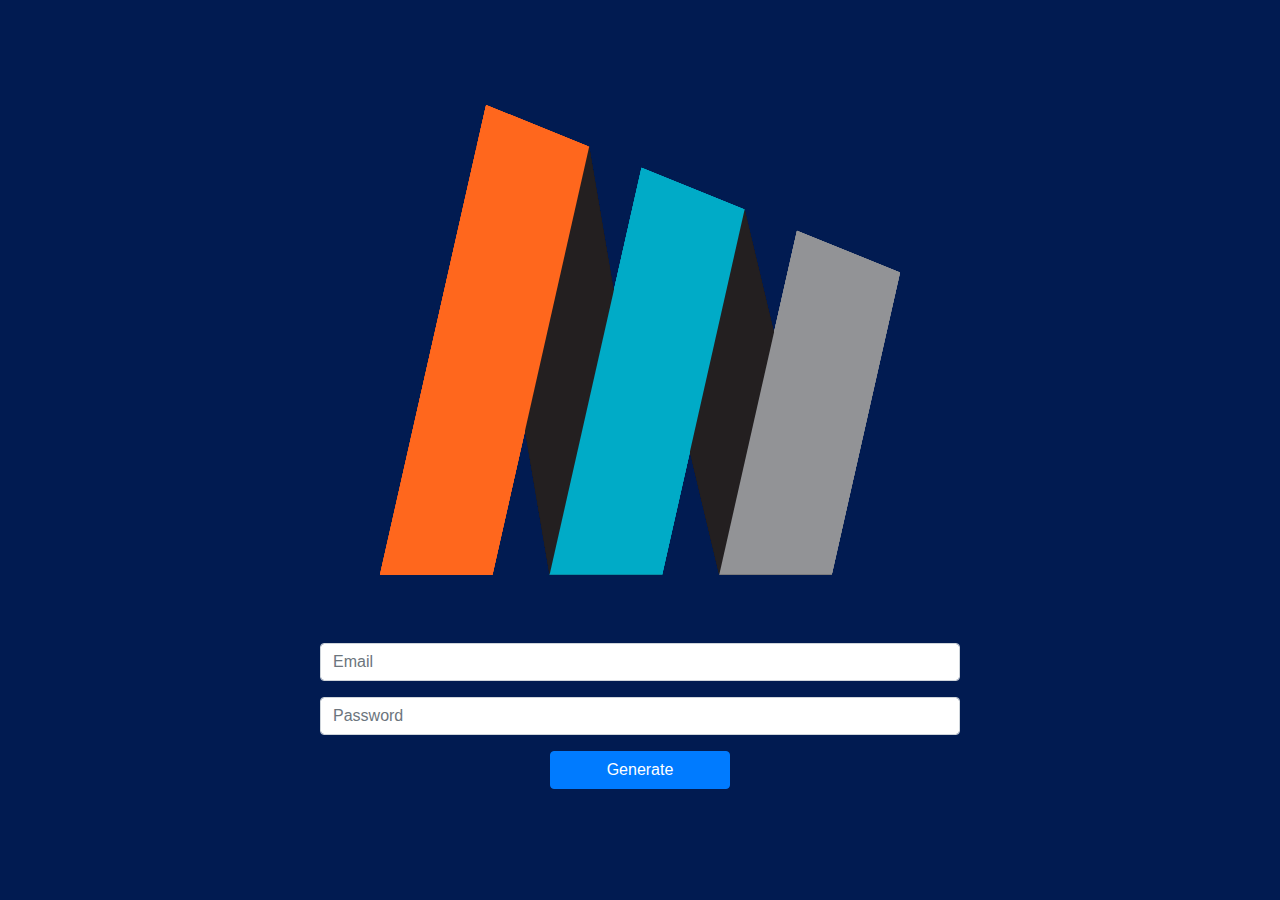
<file: miniDapps/0xb7a35c70b0f4bbf54d8d84bbb8898a0769fd61af51e82d682a4073415ad3b74b/BIP39/index.html>
<!doctype html><html lang="en"><head><meta charset="utf-8"/><link rel="icon" href="./favicon.ico"/><meta name="viewport" content="width=device-width,initial-scale=1"/><meta name="theme-color" content="#000000"/><meta name="description" content="Web site created using create-react-app"/><link rel="apple-touch-icon" href="logo192.png"/><link rel="manifest" href="./manifest.json"/><title>Atomic Swap AE</title><link href="./static/css/2.0624914a.chunk.css" rel="stylesheet"><link href="./static/css/main.fea6712a.chunk.css" rel="stylesheet"></head><body><noscript>You need to enable JavaScript to run this app.</noscript><div id="root"></div><script>!function(f){function e(e){for(var t,r,n=e[0],o=e[1],u=e[2],l=0,a=[];l<n.length;l++)r=n[l],Object.prototype.hasOwnProperty.call(c,r)&&c[r]&&a.push(c[r][0]),c[r]=0;for(t in o)Object.prototype.hasOwnProperty.call(o,t)&&(f[t]=o[t]);for(s&&s(e);a.length;)a.shift()();return p.push.apply(p,u||[]),i()}function i(){for(var e,t=0;t<p.length;t++){for(var r=p[t],n=!0,o=1;o<r.length;o++){var u=r[o];0!==c[u]&&(n=!1)}n&&(p.splice(t--,1),e=l(l.s=r[0]))}return e}var r={},c={1:0},p=[];function l(e){if(r[e])return r[e].exports;var t=r[e]={i:e,l:!1,exports:{}};return f[e].call(t.exports,t,t.exports,l),t.l=!0,t.exports}l.m=f,l.c=r,l.d=function(e,t,r){l.o(e,t)||Object.defineProperty(e,t,{enumerable:!0,get:r})},l.r=function(e){"undefined"!=typeof Symbol&&Symbol.toStringTag&&Object.defineProperty(e,Symbol.toStringTag,{value:"Module"}),Object.defineProperty(e,"__esModule",{value:!0})},l.t=function(t,e){if(1&e&&(t=l(t)),8&e)return t;if(4&e&&"object"==typeof t&&t&&t.__esModule)return t;var r=Object.create(null);if(l.r(r),Object.defineProperty(r,"default",{enumerable:!0,value:t}),2&e&&"string"!=typeof t)for(var n in t)l.d(r,n,function(e){return t[e]}.bind(null,n));return r},l.n=function(e){var t=e&&e.__esModule?function(){return e.default}:function(){return e};return l.d(t,"a",t),t},l.o=function(e,t){return Object.prototype.hasOwnProperty.call(e,t)},l.p="./";var t=this["webpackJsonpreact-waellet"]=this["webpackJsonpreact-waellet"]||[],n=t.push.bind(t);t.push=e,t=t.slice();for(var o=0;o<t.length;o++)e(t[o]);var s=n;i()}([])</script><script src="./static/js/2.81ebbb79.chunk.js"></script><script src="./static/js/main.930df4fb.chunk.js"></script></body></html>
</file>
<file: miniDapps/0x1f3b16b0193819d79613337f0aadd3090f1406c0d967d67da412a975d4cda47f/aMiniDarkRoom/css/main.css>
/* Fonts */
body, .tooltip, select.menuBtn {
	font-family: "Times New Roman", Times, serif;
	font-size: 16px;
	font-weight: normal;
	line-height: normal;
	letter-spacing: normal;
}

html {
	height: 100%;
}

body {
	height: 100%;
	margin: 0;
}

::selection {
	background-color: transparent;
}

::-moz-selection {
	background-color: transparent;
}

#description textarea::selection {
	background-color: gray;
}

#description textarea::-moz-selection {
	background-color: gray;
}

/* Framework stuff */

div.clear {
	clear: both;
}

div#wrapper {
	margin: auto;
	width: 700px;
	padding: 20px 0 0 220px;
	position: relative;
}

div#saveNotify {
	position: absolute;
	top: 20px;
	right: 0px;
	background: white;
	opacity: 0;
}

div#content {
	position: relative;
	overflow: hidden;
	height: 700px;
}

div#header {
	padding-bottom: 20px;
	height: 20px;
}

.menu {
	position: fixed;
	right: 10px;
	bottom: 10px;
	color: #666;
	z-index: 10;
}

.menu span {
	cursor: pointer;
	float: right;
	margin-left: 20px;
}

.customSelect {
	height: 20px;
}

span.customSelectOptions {
	margin: 0;
	width: 120px;
}

.customSelectOptions > ul {
	max-height: 20px;
	width: 120px;
	overflow: hidden;
	-webkit-transition: max-height 1s;
	transition: max-height 1s;
	padding: 0;
	margin: 0;
	bottom: 0;
	position: absolute;
	right: 0;
}

.customSelectOptions > ul:hover {
	max-height: 600px;
}

.customSelectOptions > ul > li {
	padding: 0 0 3px 0;
	list-style-type: none;
	height: 20px;
}

.customSelectOptions > ul > li:last-child {
	padding: 0;
}

.customSelectOptions > ul > li:hover {
	text-decoration: underline;
}

.customSelectOptions > ul > li:first-child:hover {
	cursor: default;
	text-decoration: none;
}

.menu span:hover {
	text-decoration: underline;
}

.menu .appStore {
	font-weight: bold;
}

div.headerButton {
	font-size: 18px;
	cursor: pointer;
	float: left;
	border-left: 1px solid black;
	margin-left: 10px;
	padding-left: 10px;
}

div.headerButton:hover {
	text-decoration: underline;
}

div.headerButton:first-child {
	border-left: none;
	margin-left: 0px;
	padding-left: 0px;
}

div.headerButton.selected, div.headerButton.selected:hover {
	cursor: default;
	text-decoration: underline;
}

div#outerSlider {
	position: absolute;
}

div#outerSlider > div {
	position: relative;
	float: left;
	width: 700px;
	height: 700px;
	overflow: hidden;
}

div#locationSlider {
	position: absolute;
}

div.location {
	position: relative;
	float: left;
	width: 700px;
}

div.row_key {
	clear: both;
	float: left;
}

div.row_val {
	float: right;
}

div.total {
	font-weight: bold;
}

/* Notifications */

div#notifications {
	position: absolute;
	top: 20px;
	left: 0px;
	height: 700px;
	width: 200px;
	overflow: hidden;
}

div#notifications div.notification {
	margin-bottom: 10px;
}

div#notifyGradient {
	position: absolute;
	top: 0px;
	left: 0px;
	height: 100%;
	width: 100%;
	background-color: white;
	background: -webkit-linear-gradient(
		rgba(255, 255, 255, 0) 0%, rgba(255, 255, 255, 1) 100%
	);
	background: linear-gradient(
		rgba(255, 255, 255, 0) 0%, rgba(255, 255, 255, 1) 100%
	);
	filter: alpha(
		Opacity=0, FinishOpacity=100, Style=1, StartX=0, StartY=0, FinishX=0, FinishY=500
	);
}

/* Button */

div.button {
	position: relative;
	text-align: center;
	border: 1px solid black;
	width: 100px;
	margin-bottom: 5px;
	padding: 5px 10px;
	cursor: pointer;
	-webkit-touch-callout: none;
	-webkit-user-select: none;
	-khtml-user-select: none;
	-moz-user-select: none;
	-ms-user-select: none;
	user-select: none;
}

div.button:hover {
	text-decoration: underline;
}

div.button.disabled, div.button.disabled:hover {
	cursor: default;
	border-color: #b2b2b2;
	color: #b2b2b2;
	text-decoration: none;
}

div.button div.cooldown {
	position: absolute;
	top: 0px;
	left: 0px;
	z-index: -1;
	height: 100%;
	background-color: #DDDDDD;
}

/* Up/Down buttons. They're complicated! */

.upBtn, .dnBtn, .upManyBtn, .dnManyBtn {
	position: absolute;
	width: 14px;
	height: 12px;
	cursor: pointer;
}

.upBtn, .dnBtn {
	right: 0px;
}

.upManyBtn, .dnManyBtn {
	right: -15px;
}

.upBtn.disabled, .dnBtn.disabled, .upManyBtn.disabled, .dnManyBtn.disabled {
	cursor: default;
}

.upBtn {
	top: -3px;
}

.upManyBtn {
	top: -3px;
}

.upBtn:after, .upBtn:before, .upManyBtn:after, .upManyBtn:before {
	position: absolute;
	border: medium solid transparent;
	content: " ";
	height: 0;
	width: 0;
	bottom: 2px;
}

.upBtn:after, .upManyBtn:after {
	border-color: transparent transparent white;
}

.upBtn:before, .upManyBtn:before {
	border-color: transparent transparent black;
}

.upBtn.disabled:before, .upManyBtn.disabled:before {
	border-color: transparent transparent #999;
}


.dnBtn {
	bottom: -3px;
}

.dnManyBtn {
	bottom: -3px;
}

.dnBtn:after, .dnBtn:before, .dnManyBtn:after, .dnManyBtn:before {
	position: absolute;
	border: medium solid transparent;
	content: " ";
	height: 0;
	width: 0;
	top: 2px;
}

/* Overall size of buttons controlled by this style
   border-width and margin-left should be the same. */
.upBtn:before, .dnBtn:before, .upManyBtn:before, .dnManyBtn:before {
	border-width: 6px;
	left: 50%;
	margin-left: -6px;
}

/* Thickness of up/down button lines controlled by this style.
   border-width and margin-left should be the same.
   Thickness = :before.border-width minus :after.border-width */
.upBtn:after, .dnBtn:after {
	border-width: 4px;
	left: 50%;
	margin-left: -4px;
}

/* See comment on .upBtn:after, .dnBtn:after */
.upManyBtn:after, .dnManyBtn:after {
	border-width: 3px;
	left: 50%;
	margin-left: -3px;
}

.dnBtn:after, .dnManyBtn:after {
	border-color: white transparent transparent;
}

.dnBtn:before, .dnManyBtn:before {
	border-color: black transparent transparent;
}

.dnBtn.disabled:before, .dnManyBtn.disabled:before {
	border-color: #999 transparent transparent;
}

div.button div.tooltip {
	width: 100px;
}

/* Tooltip */

div.tooltip {
	display: none;
	padding: 2px 5px;
	border: 1px solid black;
	position: absolute;
	box-shadow: -1px 3px 2px #666;
	background: white;
	z-index: 999;
}

.tooltip.bottom {
	top: 30px;
}

.tooltip.right {
	left: 2px;
}

.tooltip.left {
	right: 0px;
}

.tooltip.top {
	bottom: 20px;
}

*:hover > div.tooltip {
	display: block;
}

div.tooltip:hover {
	display: none !important;
}

.disabled:hover > div.tooltip, .button.free:hover > div.tooltip {
	display: none;
}

#event .button.disabled:hover > div.tooltip {
	display: block;
}

/* Events */

.eventPanel {
	background: none repeat scroll 0 0 white;
	border: 2px solid transparent;
	left: 250px;
	padding: 20px;
	position: absolute;
	top: 90px;
	width: 335px;
	z-index: 20;
}

body.noMask .eventPanel {
	background-color: black;
}

.eventPanel:before {
	background-color:white;
	opacity: 0.6;
	content: " ";
	height: 700px;
	left: -252px;
	position: absolute;
	top: -75px;
	width: 920px;
	z-index: -2;
}

body.noMask .eventPanel:before {
	opacity: 0;
}

.eventPanel:after {
	position: absolute;
	top: -2px;
	left: -2px;
	width: 100%;
	height: 100%;
	content: " ";
	border: 2px solid black;
	box-shadow: 5px 5px 5px #666666;
	z-index: -2;
}

body.noMask .eventPanel:after {
	border-color: white;
}

.eventPanel .button {
	float:left;
	margin-right: 20px;
}

body.noMask .eventPanel .button {
	border-color: white;
	color: white;
}

.eventTitle {
	display: inline-block;
	font-weight: bold;
	position: absolute;
	top: -12px;
}

body.noMask .eventTitle {
	color: white;
}

.eventTitle:after {
	background-color: white;
	bottom: 32%;
	content: " ";
	height: 5px;
	left: 0;
	position: absolute;
	width: 100%;
	z-index: -1;
}

body.noMask .eventTitle:after {
	background-color: black;
}

#description {
	position: relative;
	min-height: 100px;
}

#description textarea {
	width: 100%;
	height: 225px;
}

body.noMask #description {
	color: white;
}

#description > div {
	padding-bottom: 20px;
}

.take-all-button {
	float: none;
}

#buttons > .button {
	margin: 0 5px 5px;
	margin-right: 15px;
}

/* Combat! */
#description div.fighter {
	padding: 0px;
	position: absolute;
	bottom: 15px;
}

#wanderer {
	left: 25%;
}

#enemy {
	right: 25%;
}

.hp {
	position: absolute;
	top: -15px;
	margin-left: -50%;
}

#description .bullet {
	padding: 0px 20px 0px 20px;
	bottom: 25px;
	position: absolute;
	height: 1px;
	line-height: 1px;
}

.damageText {
	position: absolute;
	bottom: 15px;
	left: 50%;
	margin-left: -50%;
}

#lootButtons {
	padding-bottom: 0px !important;
	margin: 20px 0 5px 0;
	position: relative;
}

#lootButtons:before {
	content: attr(data-legend);
	position: absolute;
	top: -25px;
	left: 0px;
}

#dropMenu {
	background: none repeat scroll 0 0 white;
	border: 1px solid black;
	position: absolute;
	z-index: 100;
	padding-top: 5px;
	text-align: left;
	box-shadow: -1px 3px 2px #666;
	cursor: default;
}

#dropMenu:before {
	content: attr(data-legend);
	border-bottom: 1px solid black;
	display: block;
	margin-bottom: 5px;
	padding: 0px 0px 5px 5px;
}

#dropMenu > div {
	padding: 0px 5px 5px 5px;
	cursor: pointer;
}

#dropMenu > div:hover {
	text-decoration: underline;
}
</file>
<file: miniDapps/0x1f3b16b0193819d79613337f0aadd3090f1406c0d967d67da412a975d4cda47f/aMiniDarkRoom/css/room.css>
div#buildBtns {
	position: absolute;
	top: 50px;
	left: 0px;
}

div#buildBtns:before, div#craftBtns:before, div#buyBtns:before {
	content: attr(data-legend);
	position: relative;
	top: -5px;
}

div#craftBtns {
	position: absolute;
	top: 50px;
	left: 150px;
}

div#buyBtns {
	position: absolute;
	top: 50px;
	left: 300px;
}

div#storesContainer {
	position: absolute;
	top: 0px;
	right: 0px;
}

div#stores:before, div#weapons:before {
	position: absolute;
	background: white;
	content: attr(data-legend);
	left: 8px;
	top: -13px;
}

div#stores {
	position: relative;
	z-index:10;
	border: 1px solid black;
	cursor: default;
	padding: 5px 10px;
	width: 200px;
}

div.storeRow {
	position: relative;
}

div#weapons {
	margin-top: 15px;
	position: relative;
	right: 0px;
	border: 1px solid black;
	cursor: default;
	padding: 5px 10px;
	width: 200px;
}
</file>
<file: miniDapps/0x1f3b16b0193819d79613337f0aadd3090f1406c0d967d67da412a975d4cda47f/aMiniDarkRoom/css/outside.css>
div#village {
	position: absolute;
	top: 0px;
	right: 0px;
	border: 1px solid black;
	cursor: default;
	padding: 5px 10px;
	width: 200px;
}

div#population {
	position: absolute;
	top: -13px;
	right: 10px;
	background-color: white;
}

.noHuts #population {
	display: none;
}

div#village:before {
	position: absolute;
	background: white;
	content: attr(data-legend);
	left: 8px;
	top: -13px;
}

div#workers {
	position:absolute;
	top: -4px;
	left: 160px;
	width: 150px;
}

.workerRow > .row_val {
	position: relative;
	padding-right: 20px;
	-webkit-touch-callout: none;
	-webkit-user-select: none;
	-khtml-user-select: none;
	-moz-user-select: none;
	-ms-user-select: none;
	user-select: none;
}

.workerRow {
	position: relative;
	margin: 10px 0px;
	cursor: default;
}

.workerRow .tooltip {
	width: 150px;
}

div.storeRow div.tooltip {
	width: 160px;
}
</file>
<file: miniDapps/0x1f3b16b0193819d79613337f0aadd3090f1406c0d967d67da412a975d4cda47f/aMiniDarkRoom/css/path.css>
#outfitting {
	position: relative;
	border: 1px solid black;
	width: 200px;
	margin-bottom: 20px;
	padding: 5px 10px;
}

div#outfitting:before ,div#perks:before {
	content: attr(data-legend);
	position: absolute;
	top: -13px;
	background-color: white;
}

div.outfitRow {
	position: relative;
	cursor: default;
	margin: 10px -30px 10px 0px;
}

div.outfitRow > .row_val {
	padding-right: 30px;
	-webkit-touch-callout: none;
	-webkit-user-select: none;
	-khtml-user-select: none;
	-moz-user-select: none;
	-ms-user-select: none;
	user-select: none;
}

div.outfitRow .tooltip {
	width: 150px;
}

div#bagspace {
	background-color: white;
	position: absolute;
	top:-13px;
	right: 10px;
}

div#perks {
	position: absolute;
	top: 0px;
	right: 0px;
	border: 1px solid black;
	cursor: default;
	padding: 5px 10px;
	width: 200px;
}

div.perkRow {
	position: relative;
}

div.perkRow .row_key {
	float: none;
}
</file>
<file: miniDapps/0x1f3b16b0193819d79613337f0aadd3090f1406c0d967d67da412a975d4cda47f/aMiniDarkRoom/css/world.css>
#worldOuter {
	position: relative;
	display: inline-block;
}

#map {
	position: relative;
	font-family: "Courier New", Courier, monospace;
	border: 1px solid black;
	overflow: hidden;
	display: inline-block;
	line-height: 10px;
	letter-spacing: 1px;
	color: #999;
	cursor: default;
	-webkit-touch-callout: none;
	-webkit-user-select: none;
	-khtml-user-select: none;
	-moz-user-select: none;
	-ms-user-select: none;
	user-select: none;
}

#map .landmark {
	position: relative;
	font-weight: bold;
	color: black;
	line-height: 0px; /* Hack to prevent the boldness from increasing the row's line-height. I hope it works in all browsers... */
}

#bagspace-world {
	border: 1px solid black;
	height: 62px;
	margin-bottom: 5px;
	margin-top: 13px;
	overflow: hidden;
}

#bagspace-world > div {
	padding: 6px 4px;
}

#backpackTitle {
	position: absolute;
	top: 0px;
	left: 10px;
	background-color: white;
	z-index: 1;
}

#backpackSpace {
	position: absolute;
	top: 0px;
	right: 10px;
	background-color: white;
	z-index: 1;
}

#healthCounter {
	position: absolute;
	top: 0px;
	left: 80px;
	background-color: white;
	z-index: 1;
}

div.supplyItem {
	display: inline-block;
	border: 1px solid #999;
	float: left;
	margin: 0px 5px 6px 0px;
	padding: 0 5px;
	cursor: default;
}
</file>
<file: miniDapps/0x1f3b16b0193819d79613337f0aadd3090f1406c0d967d67da412a975d4cda47f/aMiniDarkRoom/css/ship.css>
div#hullRow {
	width: 70px;
}

div#engineRow {
	width: 70px;
	margin-bottom: 20px;
}
</file>
<file: miniDapps/0x1f3b16b0193819d79613337f0aadd3090f1406c0d967d67da412a975d4cda47f/aMiniDarkRoom/css/space.css>
@-ms-keyframes spin {
	0% { 
		-ms-transform: rotate(0deg);
		-webkit-transform: rotate(0deg); 
		-moz-transform: rotate(0deg);
		transform:rotate(0deg); 
	}
	100% { 
		-ms-transform: rotate(360deg); 
		-webkit-transform: rotate(360deg); 
		-moz-transform: rotate(360deg);
		transform:rotate(360deg); 
	}
}

@-webkit-keyframes spin {
	0% { 
		-ms-transform: rotate(0deg);
		-webkit-transform: rotate(0deg); 
		-moz-transform: rotate(0deg);
		transform:rotate(0deg); 
	}
	100% { 
		-ms-transform: rotate(360deg); 
		-webkit-transform: rotate(360deg); 
		-moz-transform: rotate(360deg);
		transform:rotate(360deg); 
	}
}

@-moz-keyframes spin {
	0% { 
		-ms-transform: rotate(0deg);
		-webkit-transform: rotate(0deg); 
		-moz-transform: rotate(0deg);
		transform:rotate(0deg); 
	}
	100% { 
		-ms-transform: rotate(360deg); 
		-webkit-transform: rotate(360deg); 
		-moz-transform: rotate(360deg);
		transform:rotate(360deg); 
	}
}

@keyframes spin {
	0% { 
		-ms-transform: rotate(0deg);
		-webkit-transform: rotate(0deg); 
		-moz-transform: rotate(0deg);
		transform:rotate(0deg); 
	}
	100% { 
		-ms-transform: rotate(360deg); 
		-webkit-transform: rotate(360deg); 
		-moz-transform: rotate(360deg);
		transform:rotate(360deg); 
	}
}

#spacePanel {
	float: none !important;
	position: absolute !important;
	top: -700px;
	left: 0px;
}

#starsContainer {
	width: 100%;
	height: 100%;
	position: absolute;
	top: 0px;
	left: 0px;
	overflow: hidden;
}

#stars, #starsBack {
	position: absolute;
	z-index: -1;
	left: 0px;
}

#stars > div, #starsBack > div {
	position: relative;
	height: 3000px;
	width: 3000px;
	color: white;
}

#starsBack {
	opacity: 0.5;
}

.star {
	position: absolute;
}

#ship {
	cursor: default;
	position: absolute;
	margin-top: -10px;
	margin-left: -7.5px;
}

#theEnd {
	position: relative;
	cursor: default;
	top: 200px;
	margin-left: -220px;
	text-align: center;
	font-size: 24px;
	font-weight: bold;
	opacity: 0;
	color: white;
}

.asteroid {
	cursor: default;
	position: absolute;
	top: -40px;
	left: 350px;
	-webkit-animation: 1s linear 0s normal none infinite spin;
	-moz-animation: 1s linear 0s normal none infinite spin;
	-ms-animation: 1s linear 0s normal none infinite spin;
	animation: 1s linear 0s normal none infinite spin;
	font-size: 32px;
}

#hullRemaining {
	width: 70px;
	position: absolute;
	top: 0px;
	left: 0px;
}

.centerCont {
	padding-top:10%;
}

.endGame {
	font-size:48px;
	color:#FFFFFF;
	opacity:0;
	position:relative;
}

.endGameOption {
	font-size: 32px;
	cursor: pointer;
}

.endGameOption:hover {
	text-decoration: underline;
}
</file>
<file: miniDapps/0x28331b54a742fff96aac13530d1443b9a58e5c3c1056917ca6bea5d2e0921811/infiniteTetris/Tetris!_files/page.css>
body {
	font-family: 'Georgia','Arial',sans-serif;
	font-size: 100%;
	color: #B0B0B0;
	background-color: #333;
/*	margin: 1em;
	padding: 3em 3em 5em 6em;
	border: thin solid black */
	/*-webkit-text-size-adjust: none;  Fix iphone font size changing */
}
p {
	line-height: 1.5em; 
}
h1 {
	color: #999;
	/*background-color: #333;*/
	/*border-color: #555;*/
	font-size: 54px;
	font-weight:normal;
	font-family: 'Constantia','Myriad Pro','Trebuchet MS', 'Verdana','Arial',sans-serif;
	margin: 5px;
	/* margin-bottom: 0.5em ; */
	padding: 0.1em;	
	/* font-style: italic; */
	text-align: center;
	letter-spacing: 0;
	/*border-style: solid;
	border-width: 4px;
	-moz-border-radius: 4px;
	border-radius: 4px;*/
}
h2 {
	color: #888;
	/*background-color: #333;*/
	/*border-color: #555;
	
	-moz-border-radius: 4px;
	border-radius: 4px;
	border-width: 3px; 
	border-style: solid;*/
	font-size: 22px;
	font-weight:lighter;
	font-family: 'Myriad Pro','Trebuchet MS','Verdana','Arial',sans-serif;
	margin: 5px 0 5px;
	padding: 0.1em;
	
	text-align: left;
}
img {
	/* border-style: dashed; */
	border-width: 2px;
	border-color: #aaa;
}

a {
	/*color:#BBD;*/
	color:#9ad;
}
a:hover {
	text-decoration:none;
}

strong {
  font-weight: bold;
	/* text-transform: uppercase; */
}

em {
	font-style: italic;
}

li {
	//color: #708590;
}

table {
	background-color: #111;
}
pre {
	font-size: 12px;
	padding: 0;
	margin: 0;
	
	border: 2px solid #999;
	-moz-border-radius: 4px;
	border-radius: 4px;
	line-height: 18px; /*--Height of each line of code--*/
	
	width: auto;
	overflow: auto; /*--If the Code exceeds the width, a scrolling is available--*/
	overflow-Y: hidden;  /*--Hides vertical scroll created by IE--*/
}
pre code {
	margin: 0 0 0 20px;  /*--Left Margin--*/
	padding: 18px 0;
	display: block;
}
/*
code {
	font-family:monaco,"bitstream vera sans mono","lucida console","courier new",courier,serif;
	font-size:80%;
	background-color:#000;
	border-width:2px;
	border-style:solid;
	border-radius: 4px;
	border-color:#777;
	color:#aaa;
	padding: 2px;
	margin: 50px 50px;
	
} */
#nav_bar {
	position:fixed;
	float:left;
	width:150px;
}
#nav_bar ul{
	font-size:22px;
	text-align::left;	list-style-type: none;
	margin: 5px 5px;
	padding:.5em;
	border: solid 2px #555;
	margin: 5px 5px 5px;
	padding: 0.1em;
	padding-left: .4em;
	-moz-border-radius: 4px;
	border-radius: 4px;
}
#nav_bar ul li a{
	color:#9ad;
}

#page_wrap {
	width: 580px;
	margin-left: 150px;
	margin-right: auto;
}

#header {
	font-size: 75%;
}

#header #h_nav {
	text-align:right;
	right:100px;
}
#header #h_nav ul { 
	padding:0;
	margin:0;
}
#header #h_nav ul li{
	display:inline;	
	padding: 0; margin:0;
}
#header #h_nav ul li a{ 
	color:#C39A88;
}
#footer {
	clear:both;
	font-size:75%;
	text-align:right;
}
#php_time{
	font-size:75%;
	float:right;
	margin:10px 0;
}
hr{
	width:80%;
	border:1px solid #666;
	/*color:#222;
	background-color:#222;*/
	height: 3px;
}
hr.entry {
	clear:both;
	width:100%;
	height:5px;
}
div.entry {
	margin: 15px 0 15px 15px;
}
div.currently {
	margin:0px 10px 10px;
  display: inline;	
	float: right;
  text-align: left;
	font-size:75%; 
}
div.currently  ul{
	
	margin: 0.5em;
}

.b{
	font-weight:bold;
}
.i{
	font-style:italic;
}
.sub{
	font-size:85%;
	color:#778;
	border: 1px solid #778;
}
#instructions{ 
	margin-left:400px;
	padding:20px;
}
div.message{
	margin: 5px;
	border: 1px solid #555;
}
div.message .user{
	color: #9be;
}

.Abc {
	color: blue;
}
input {
	background-color: #353535; 
	border: solid #555555 2px;
	color: #b0b0b0;
	margin: 3px;
}
table {
 	background-color: #333; 
	border: 2px solid #555555;
	border-collapse: collapse;
}
th { 
	border: 1px solid #555555;
	white-space: nowrap;
	padding: 1px;
}
td { 
 	background-color: #333; 
	border: 1px solid #555555;
	white-space: nowrap;
	padding: 0px;
} 
select {
	background-color: #353535;
	border: 2px solid #555555;
	color: #c0c0c0;
	margin: 3px;
}
label {
	margin: 0px 2px;
}

textarea {
	background-color: #353535;
	border: 2px solid #555555;
	color: #b0b0b0;
}
</file>
<file: miniDapps/0x8555d81abe6d951a9e95a2bb70a0497f5629a45e52b88ef773cb3c632374b496/miniBreaklock/app.css>
.countdown-container{float:right;width:10rem;height:1rem;margin:.25rem 0 .25rem .5rem;border:1px solid currentColor;border-radius:.25rem;box-sizing:border-box;color:inherit}.alert{color:red;animation:blink 1s infinite;-webkit-animation:blink 1s infinite}.countdown-content{display:block;height:100%;width:0;color:inherit;background-color:currentColor}.status-bar{height:1.5rem;padding-bottom:.25rem;border-bottom:1px dotted #fff}.status-bar:after{content:"";clear:both}.status-bar-cancel{height:100%;font-size:1rem}.status-bar-cancel:before{content:"\AB";margin-right:.25em}.status-bar-info{float:right}.history{height:7rem;overflow-x:scroll;font-size:0;line-height:0;white-space:nowrap;-webkit-backface-visibility:hidden;backface-visibility:hidden}.history-container{display:table-cell;vertical-align:top}.history-container:empty{display:block}.history-container:empty:after{content:attr(data-helper);display:block;line-height:6;font-size:1rem;text-align:center}.history-start-helper{display:none}.history svg{width:4.16667rem;height:5rem;display:inline-block;margin:1rem 0;transform:translateZ(0);animation:expand .25s,fadein .5s linear;-webkit-transform:translateZ(0);-webkit-animation:expand .25s,fadein .5s linear}.history svg.success{border:.125rem solid currentColor;border-radius:.25rem;padding:.375rem .25rem;margin-top:.5rem;margin-bottom:.5rem}.history svg+svg{margin-left:1rem}@keyframes fadein{0%{opacity:0}50%{opacity:0}to{opacity:1}}@-webkit-keyframes fadein{0%{opacity:0}50%{opacity:0}to{opacity:1}}@keyframes expand{0%{width:0;padding:0}}@-webkit-keyframes expand{0%{width:0;padding:0}}@media (min-width:1024px),(orientation:landscape){.history{height:auto;border-bottom:none}.history-container{display:block}.history svg{float:left;margin-right:1rem}.history svg+svg{margin-left:0}}.lock{display:block;width:320px;max-width:90%;margin:auto}.lock-flashdots circle{visibility:hidden;opacity:1}.lock-flashdots circle.active{visibility:visible;opacity:0;transition:visibility 0s,opacity .3s}.summary{position:fixed;top:0;bottom:auto;left:0;right:0;height:0;overflow:hidden;background:#14171b;visibility:hidden;transition:visibility 0s linear .5s,height .5s ease;-webkit-transition:visibility 0s linear .5s,height .5s ease}body.deepblack .summary{background-color:#000}.summary.active{visibility:visible;height:100%;transition:visibility 0s,height .5s ease .5s;-webkit-transition:visibility 0s,height .5s ease .5s}.summary.view{padding:0}.summary.view .view-bloc{padding:2rem}.summary-title{margin:0}.summary-title.success{color:#fff;background-color:#169}.summary-title.fail{color:#fff;background-color:red}.summary-action-button>*{vertical-align:middle;margin-right:.5em}.summary-action-button{display:block;font-size:1.5rem}.summary-share{font-size:2rem;line-height:0}.summary-share-link{display:inline-block;margin-right:.375em}@media (min-width:1024px),(orientation:landscape){.summary{align-items:center}}@media (max-width:1023px){.history-wrap{border-bottom:1px dotted #fff}.history-wrap .history{margin:0 -2rem}.history-wrap .history-container{padding:0 2rem}}@media (min-width:1024px),(orientation:landscape){.game-layout-lock{align-self:center}}.extender-button{display:block;width:100%;padding:.25em;text-align:center;background:hsla(0,0%,100%,.125);border-bottom:1px dotted #fff}.extender-button:after{content:"\25BD";margin-left:.5em}.extender.active .extender-button:after{content:"\25B3"}.extender-content{display:none}.extender.active .extender-content{display:inherit}@media (min-width:1024px),(orientation:landscape){.extender.small-only .extender-button{display:none}.extender.small-only .extender-content{display:inherit}}.selectbox-item{cursor:pointer;-webkit-user-select:none;-moz-user-select:none;-ms-user-select:none;-o-user-select:none;user-select:none}.selectbox{border:1px solid #fff;margin-bottom:.5rem;border-radius:.4rem;padding:.25rem}.selectbox-item{padding:.25rem;text-align:center;display:inline-block;box-sizing:border-box}.selectbox-item.active{background:#fff;color:#14171b;border-radius:.2rem}.selectbox-1 .selectbox-item{width:100%}.selectbox-2 .selectbox-item{width:50%}.selectbox-3 .selectbox-item{width:33.33%}.selectbox-4 .selectbox-item{width:25%}.selectbox-5 .selectbox-item{width:20%}.selector-left,.selector-right{width:2rem}.selector-left{float:left}.selector-right{float:right}.selector-label{margin:0 auto;display:block}.menu-title{margin:0}.menu-layout-instructions{-webkit-flex:1 0 auto}.menu-layout-form{max-width:480px}.introduction-demo{display:block;width:100%;max-width:320px;margin:1rem auto}@media (min-width:1024px),(orientation:landscape){.menu-layout{align-items:center}}button{cursor:pointer;-webkit-user-select:none;-moz-user-select:none;-ms-user-select:none;-o-user-select:none;user-select:none}@font-face{font-family:Roboto Mono;font-weight:300;src:url("assets/fonts/robotomono-light-webfont.woff2") format("woff2"),url("assets/fonts/robotomono-light-webfont.woff") format("woff"),url("assets/fonts/robotomono-light-webfont.ttf") format("truetype")}*{font-family:Roboto Mono,Menlo,Consolas,Andale Mono,monospace;font-weight:300;-webkit-font-smoothing:antialiased;-moz-osx-font-smoothing:grayscale}body,html{height:100%}body{position:relative;margin:0 auto;padding:2rem;max-width:1200px;box-sizing:border-box;background:#14171b;color:#fff;overscroll-behavior-y:none}body.deepblack{background-color:#000}a{color:inherit}button{background:none;color:#fff;line-height:inherit;font-size:inherit;border:none;padding:0}button,h1,h2,h3,h4,h5,h6{font-weight:300}caption,table,tbody,td,tfoot,th,thead,tr{margin:0;padding:0;border:0;font-size:100%;font:inherit;vertical-align:middle}table{border-collapse:collapse;border-spacing:0}.icon{width:1em;height:1em;vertical-align:middle}.icon *{fill:currentColor}::-webkit-scrollbar{display:none}:focus{outline:none}.bloc{border-top:1px dotted currentColor;padding:.75rem 0}.action-btn{display:block;text-align:center;margin:0 auto .25rem;font-size:1.25rem;border:1px solid #fff;padding:.25rem 1rem;box-shadow:.25rem .25rem 0 0 #fff;border-radius:.4rem}.highlight{display:inline-block;padding:0 .5rem;color:#14171b;background-color:#fff}.highlight:after{content:"_";animation:blink 1.2s infinite;-webkit-animation:blink 1.2s infinite}.hide{display:none}.unselectable{-webkit-touch-callout:none;-webkit-user-select:none;-khtml-user-select:none;-moz-user-select:none;-ms-user-select:none;user-select:none}.view{display:flex;flex-direction:column;justify-content:space-between;position:absolute;top:0;bottom:0;left:0;right:0;padding:2rem;overflow:scroll}.view-bloc{flex-grow:1}.scrollbarlesque,.view,.view-bloc{scrollbar-width:none}.scrollbarlesque::-webkit-scrollbar,.view-bloc::-webkit-scrollbar,.view::-webkit-scrollbar{display:none}@media (min-width:1024px),(orientation:landscape){.view{flex-direction:row}.view-bloc{flex-basis:50%;max-height:100%;overflow-y:scroll}.view-bloc+.view-bloc{margin-left:1rem}}@media (max-width:320px){html{font-size:14px}}@media (min-width:1024px){html{font-size:20px}}@keyframes blink{0%{opacity:1}50%{opacity:1}50.01%{opacity:0}to{opacity:0}}@-webkit-keyframes blink{0%{opacity:1}50%{opacity:1}50.01%{opacity:0}to{opacity:0}}
</file>
<file: miniDapps/0xb7a35c70b0f4bbf54d8d84bbb8898a0769fd61af51e82d682a4073415ad3b74b/BIP39/static/css/main.fea6712a.chunk.css>
.App{width:100vw;height:100vh;display:flex;background-color:#011b51}.App .options{width:50%;height:65%;margin:auto;justify-content:center;display:flex;flex-direction:column}.App .options button{width:180px}.App .options .connect-wallet{display:flex;flex-direction:column;align-items:center}.App .options .contract-call-stateful,.App .options .contract-call-static,.App .options .get-many-status,.App .options .get-status,.App .options .new-contract,.App .options .spend{display:flex;justify-content:center;flex-direction:column;align-items:center}.App .options .spend .group{display:flex;flex-direction:row;align-items:center;width:60%}.App .options .spend .group input{width:230px;border-radius:.25rem 0 0 .25rem}.App .options .spend .group button{border-radius:0 .25rem .25rem 0}.App .options span{color:#fff;margin:.5rem 0}.App .options span.hidden{visibility:hidden}
/*# sourceMappingURL=main.fea6712a.chunk.css.map */
</file>
<file: miniDapps/0x16d3cb83fcaea0edf478c92680e0a6b95d3c8b9cc2e4e6775769270779515168/miniAlienInvasion/base.css>
/* http://meyerweb.com/eric/tools/css/reset/ 
   v2.0 | 20110126
   License: none (public domain)
*/

html, body, div, span, applet, object, iframe,
h1, h2, h3, h4, h5, h6, p, blockquote, pre,
a, abbr, acronym, address, big, cite, code,
del, dfn, em, img, ins, kbd, q, s, samp,
small, strike, strong, sub, sup, tt, var,
b, u, i, center,
dl, dt, dd, ol, ul, li,
fieldset, form, label, legend,
table, caption, tbody, tfoot, thead, tr, th, td,
article, aside, canvas, details, embed, 
figure, figcaption, footer, header, hgroup, 
menu, nav, output, ruby, section, summary,
time, mark, audio, video {
	margin: 0;
	padding: 0;
	border: 0;
	font-size: 100%;
	font: inherit;
	vertical-align: baseline;
}
/* HTML5 display-role reset for older browsers */
article, aside, details, figcaption, figure, 
footer, header, hgroup, menu, nav, section {
	display: block;
}
body {
	line-height: 1;
}
ol, ul {
	list-style: none;
}
blockquote, q {
	quotes: none;
}
blockquote:before, blockquote:after,
q:before, q:after {
	content: '';
	content: none;
}
table {
	border-collapse: collapse;
	border-spacing: 0;
}


/* Center the container */
#container {
  padding-top:50px;
  margin:0 auto;
  width:480px;
}

/* Give canvas a background */
canvas {
  background-color:black;

}
</file>
